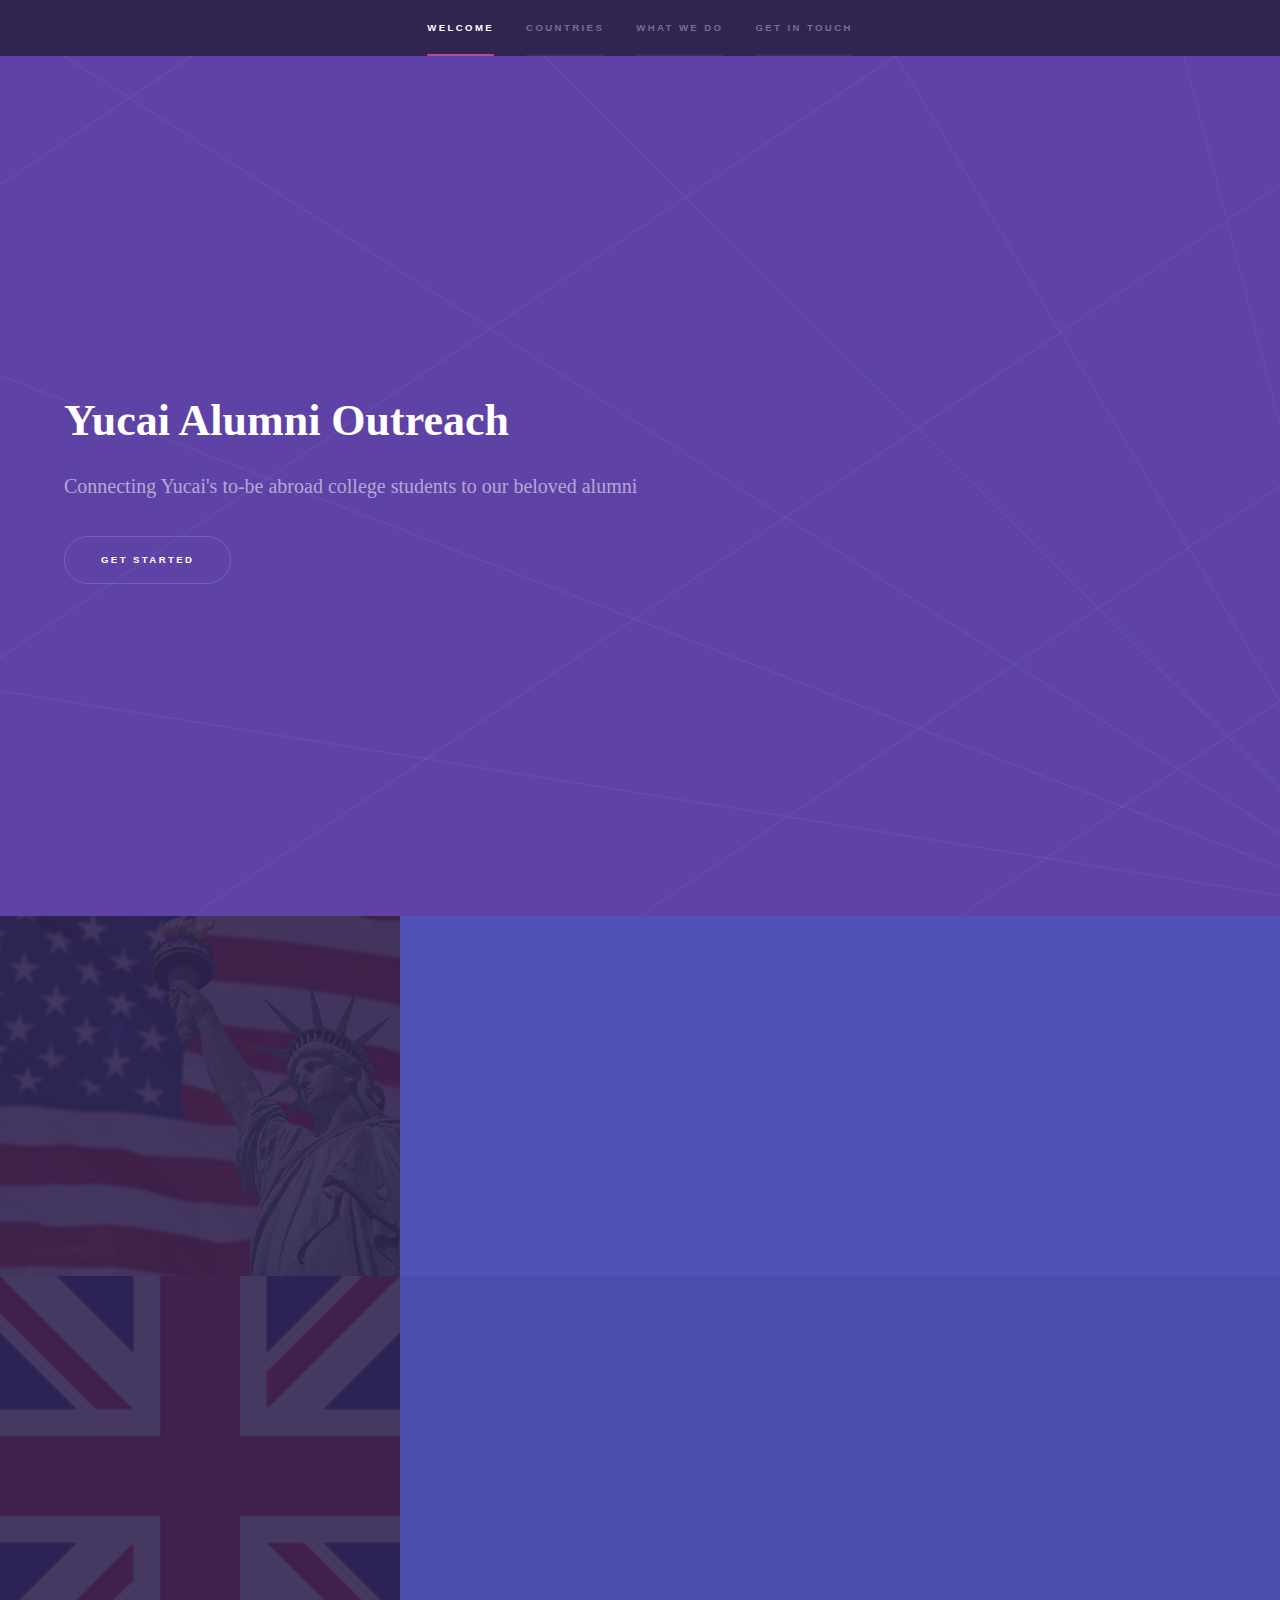
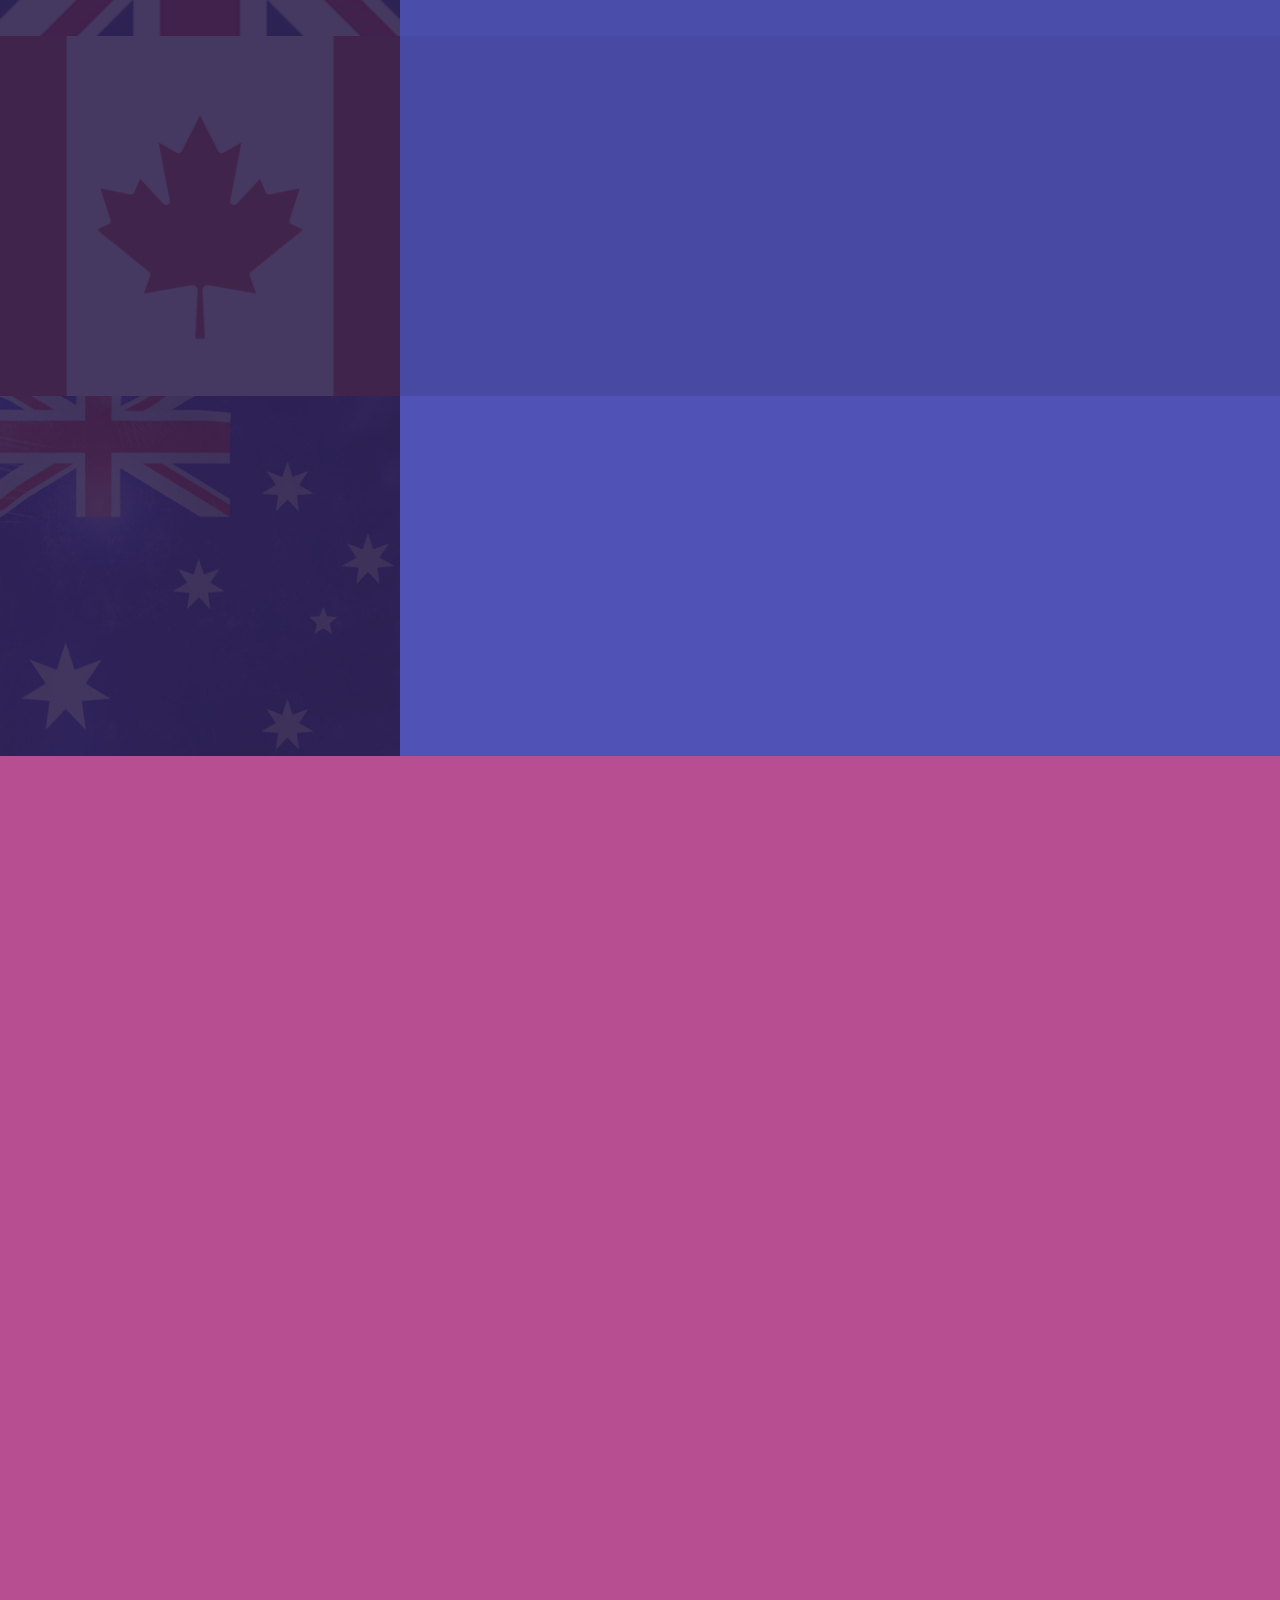
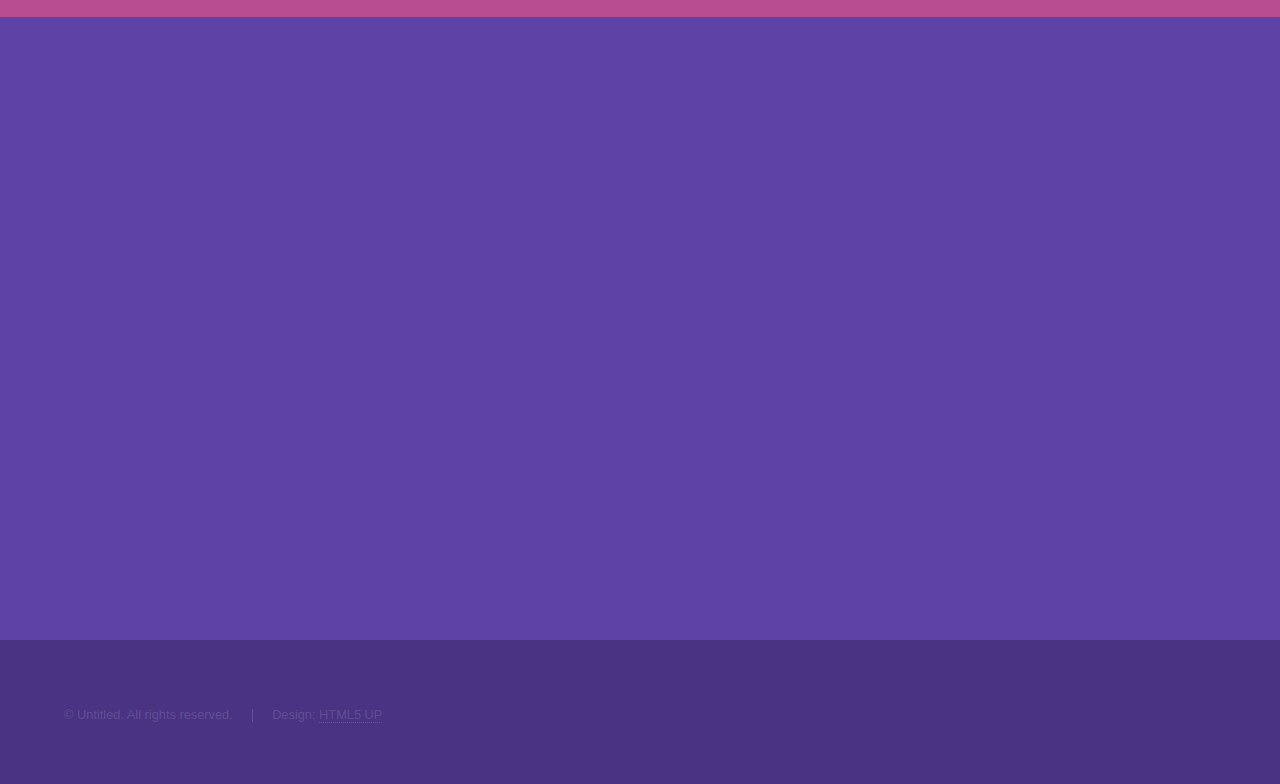
<file: index.html>
<!DOCTYPE HTML>
<!--
	Hyperspace by HTML5 UP
	html5up.net | @ajlkn
	Free for personal and commercial use under the CCA 3.0 license (html5up.net/license)
-->
<html>
	<head>
		<title>Yucai Alumni Outreach</title>
		<meta charset="utf-8" />
		<meta name="viewport" content="width=device-width, initial-scale=1, user-scalable=no" />
		<link rel="stylesheet" href="assets/css/main.css" />
		<noscript><link rel="stylesheet" href="assets/css/noscript.css" /></noscript>
	</head>
	<body class="is-preload">

		<!-- Sidebar -->
			<section id="sidebar">
				<div class="inner">
					<nav>
						<ul>
							<li><a href="#intro">Welcome</a></li>
							<li><a href="#one">Countries</a></li>
							<li><a href="#two">What we do</a></li>
							<li><a href="#three">Get in touch</a></li>
						</ul>
					</nav>
				</div>
			</section>

		<!-- Wrapper -->
			<div id="wrapper">

				<!-- Intro -->
					<section id="intro" class="wrapper style1 fullscreen fade-up">
						<div class="inner">
							<h1>Yucai Alumni Outreach</h1>
							<p>Connecting Yucai's to-be abroad college students to our beloved alumni</p>
							<ul class="actions">
								<li><a href="#one" class="button scrolly">GET STARTED</a></li>
							</ul>
						</div>
					</section>

				<!-- One -->
					<section id="one" class="wrapper style2 spotlights">
						<section>
							<a href="#" class="image"><img src="images/us.jpg" alt="" data-position="center center" /></a>
							<div class="content">
								<div class="inner">
									<h2>United States</h2>
									<p>Over the years, our alumni have left their footprints at Georgia Tech, U of Rochester, U of Peensylvania, CMU, NYU, UNC, etc. Feel to ask them anything you wanna know about US universities and life there!</p>
									<ul class="actions">
										<li><a href="US_Alumni_Profile/Contact.html" class="button">Learn more</a></li>
									</ul>
								</div>
							</div>
						</section>
						<section>
							<a href="#" class="image"><img src="images/uk.jpg" alt="" data-position="top center" /></a>
							<div class="content">
								<div class="inner">
									<h2>United Kindom</h2>
									<p>Over the years, our alumni have left their footprints at U of Cambridge, U of Oxford, ICL, LSE, UCL, U of Manchester! Feel free to reach out!</p>
									<ul class="actions">
										<li><a href="UK_Alumni_Profile/Contact.html" class="button">Learn more</a></li>
									</ul>
								</div>
							</div>
						</section>
						<section>
							<a href="#" class="image"><img src="images/canada.jpg" alt="" data-position="25% 25%" /></a>
							<div class="content">
								<div class="inner">
									<h2>Canada</h2>
									<p>Over the years, our alumni have left their footprints at U of Toronto, U of Waterloo, and much more! Feel free to reach out!</p>
									<ul class="actions">
										<li><a href="Canada_Alumni_Profile/Contact.html" class="button">Learn more</a></li>
									</ul>
								</div>
							</div>
						</section>
						<section>
							<a href="#" class="image"><img src="images/austrilia.jpg" alt="" data-position="25% 25%" /></a>
							<div class="content">
								<div class="inner">
									<h2>Austrilia</h2>
									<p>We also have student base in Austrilia, in particular at the University of Syndey. Your alumni are happy to answer your questions!</p>
									<ul class="actions">
										<li><a href="Austrilia_Alumni_Profile/Contact.html" class="button">Learn more</a></li>
									</ul>
								</div>
							</div>
						</section>
					</section>

				<!-- Two -->
					<section id="two" class="wrapper style3 fade-up">
						<div class="inner">
							<h2>Undecided What to write in this section yet </h2>
							<p>Phasellus convallis elit id ullamcorper pulvinar. Duis aliquam turpis mauris, eu ultricies erat malesuada quis. Aliquam dapibus, lacus eget hendrerit bibendum, urna est aliquam sem, sit amet imperdiet est velit quis lorem.</p>
							<div class="features">
								<section>
									<span class="icon solid major fa-code"></span>
									<h3>Lorem ipsum amet</h3>
									<p>Phasellus convallis elit id ullam corper amet et pulvinar. Duis aliquam turpis mauris, sed ultricies erat dapibus.</p>
								</section>
								<section>
									<span class="icon solid major fa-lock"></span>
									<h3>Aliquam sed nullam</h3>
									<p>Phasellus convallis elit id ullam corper amet et pulvinar. Duis aliquam turpis mauris, sed ultricies erat dapibus.</p>
								</section>
								<section>
									<span class="icon solid major fa-cog"></span>
									<h3>Sed erat ullam corper</h3>
									<p>Phasellus convallis elit id ullam corper amet et pulvinar. Duis aliquam turpis mauris, sed ultricies erat dapibus.</p>
								</section>
								<section>
									<span class="icon solid major fa-desktop"></span>
									<h3>Veroeros quis lorem</h3>
									<p>Phasellus convallis elit id ullam corper amet et pulvinar. Duis aliquam turpis mauris, sed ultricies erat dapibus.</p>
								</section>
								<section>
									<span class="icon solid major fa-link"></span>
									<h3>Urna quis bibendum</h3>
									<p>Phasellus convallis elit id ullam corper amet et pulvinar. Duis aliquam turpis mauris, sed ultricies erat dapibus.</p>
								</section>
								<section>
									<span class="icon major fa-gem"></span>
									<h3>Aliquam urna dapibus</h3>
									<p>Phasellus convallis elit id ullam corper amet et pulvinar. Duis aliquam turpis mauris, sed ultricies erat dapibus.</p>
								</section>
							</div>
							<ul class="actions">
								<li><a href="generic.html" class="button">Learn more</a></li>
							</ul>
						</div>
					</section>

				<!-- Three -->
					<section id="three" class="wrapper style1 fade-up">
						<div class="inner">
							<h2>Yuhan Wang</h2>
							<p>As the website founder, I realized the importance of resources for my high school's students who are grinding for colleges abroad. </p>
							<div class="split style1">
								<section>
									<form method="post" action="#">
										<div class="fields">
											<div class="field half">
												<label for="name">Name</label>
												<input type="text" name="name" id="name" />
											</div>
											<div class="field half">
												<label for="email">Email</label>
												<input type="text" name="email" id="email" />
											</div>
											<div class="field">
												<label for="message">Message</label>
												<textarea name="message" id="message" rows="5"></textarea>
											</div>
										</div>
										<ul class="actions">
											<li><a href="" class="button submit">Send Message</a></li>
										</ul>
									</form>
								</section>
								<section>
									<ul class="contact">
										<li>
											<h3>Address</h3>
											<span>12345 Somewhere Road #654<br />
											Nashville, TN 00000-0000<br />
											USA</span>
										</li>
										<li>
											<h3>Email</h3>
											<a href="#">user@untitled.tld</a>
										</li>
										<li>
											<h3>Phone</h3>
											<span>(000) 000-0000</span>
										</li>
										<li>
											<h3>Social</h3>
											<ul class="icons">
												<li><a href="#" class="icon brands fa-twitter"><span class="label">Twitter</span></a></li>
												<li><a href="#" class="icon brands fa-facebook-f"><span class="label">Facebook</span></a></li>
												<li><a href="#" class="icon brands fa-github"><span class="label">GitHub</span></a></li>
												<li><a href="#" class="icon brands fa-instagram"><span class="label">Instagram</span></a></li>
												<li><a href="#" class="icon brands fa-linkedin-in"><span class="label">LinkedIn</span></a></li>
											</ul>
										</li>
									</ul>
								</section>
							</div>
						</div>
					</section>
			</div>

		<!-- Footer -->
			<footer id="footer" class="wrapper style1-alt">
				<div class="inner">
					<ul class="menu">
						<li>&copy; Untitled. All rights reserved.</li><li>Design: <a href="http://html5up.net">HTML5 UP</a></li>
					</ul>
				</div>
			</footer>

		<!-- Scripts -->
			<script src="assets/js/jquery.min.js"></script>
			<script src="assets/js/jquery.scrollex.min.js"></script>
			<script src="assets/js/jquery.scrolly.min.js"></script>
			<script src="assets/js/browser.min.js"></script>
			<script src="assets/js/breakpoints.min.js"></script>
			<script src="assets/js/util.js"></script>
			<script src="assets/js/main.js"></script>

	</body>
</html>
</file>
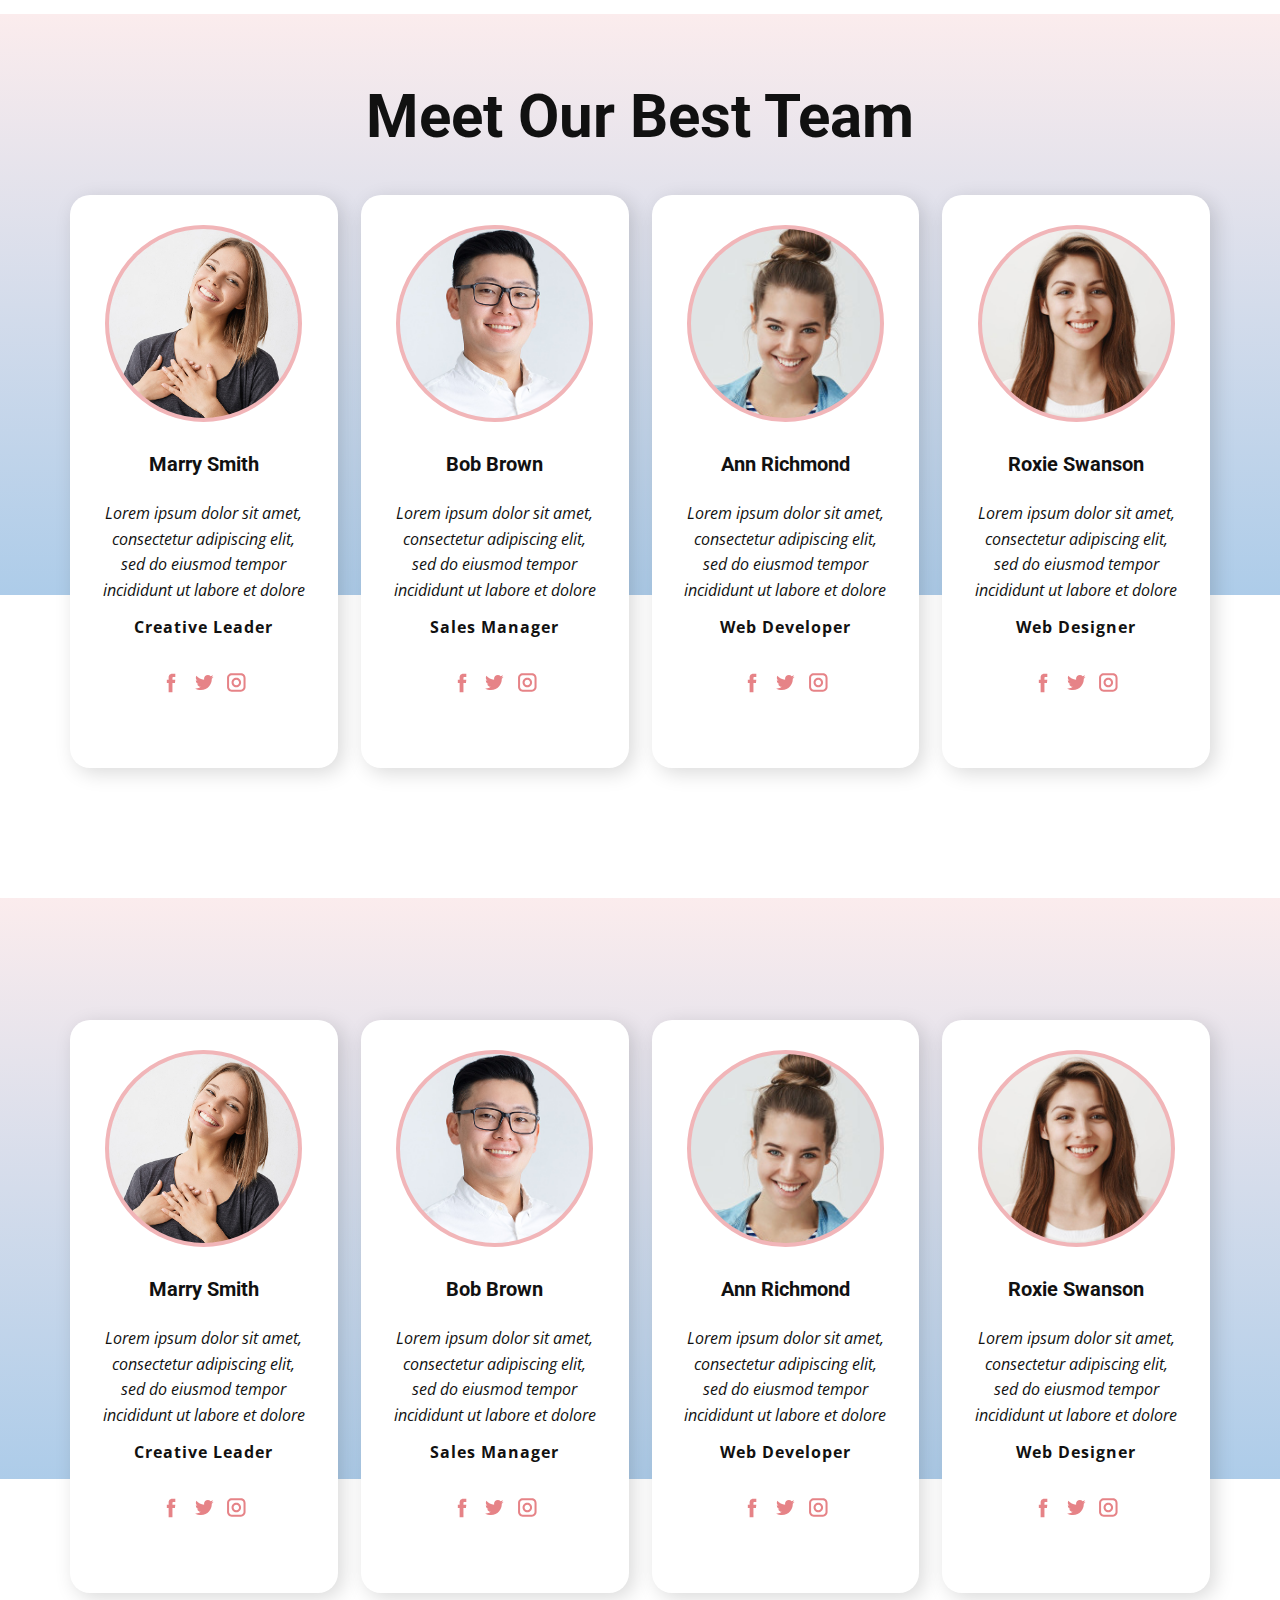
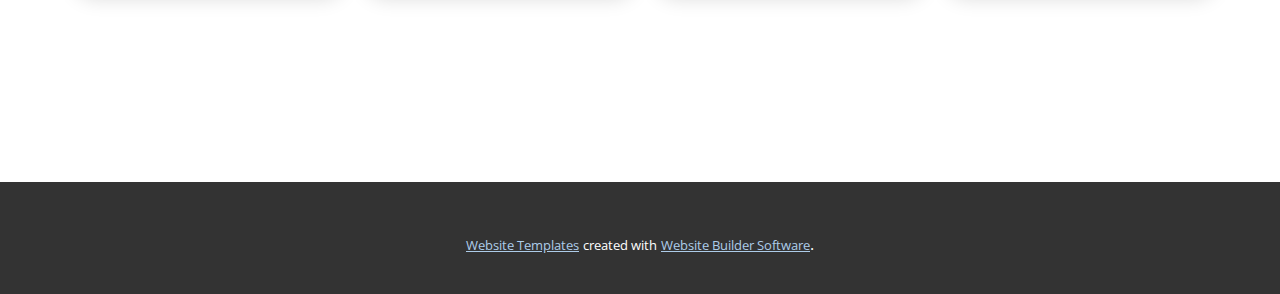
<file: Alumni_Profile/index.html>
<!DOCTYPE html>
<html style="font-size: 16px;" lang="en"><head>
    <meta name="viewport" content="width=device-width, initial-scale=1.0">
    <meta charset="utf-8">
    <meta name="keywords" content="Meet Our Best Team">
    <meta name="description" content="">
    <title>Contact</title>
    <link rel="stylesheet" href="nicepage.css" media="screen">
<link rel="stylesheet" href="Contact.css" media="screen">
    <script class="u-script" type="text/javascript" src="jquery.js" defer=""></script>
    <script class="u-script" type="text/javascript" src="nicepage.js" defer=""></script>
    <meta name="generator" content="Nicepage 5.10.10, nicepage.com">
    <link id="u-theme-google-font" rel="stylesheet" href="https://fonts.googleapis.com/css?family=Roboto:100,100i,300,300i,400,400i,500,500i,700,700i,900,900i|Open+Sans:300,300i,400,400i,500,500i,600,600i,700,700i,800,800i">
    
    
    
    <script type="application/ld+json">{
		"@context": "http://schema.org",
		"@type": "Organization",
		"name": ""
}</script>
    <meta name="theme-color" content="#478ac9">
    <meta property="og:title" content="Contact">
    <meta property="og:type" content="website">
  <meta data-intl-tel-input-cdn-path="intlTelInput/"></head>
  <body data-home-page="Contact.html" data-home-page-title="Contact" class="u-body u-xl-mode" data-lang="en"><header class="u-clearfix u-header u-header" id="sec-b9df"><div class="u-clearfix u-sheet u-sheet-1"></div></header>
    <section class="u-align-center u-clearfix u-white u-section-1" id="carousel_9c6c">
      <div class="u-expanded-width u-gradient u-shape u-shape-rectangle u-shape-1"></div>
      <h1 class="u-custom-font u-heading-font u-text u-text-default u-text-1">Meet Our Best Team</h1>
      <div class="u-list u-list-1">
        <div class="u-repeater u-repeater-1">
          <div class="u-align-center u-container-style u-list-item u-radius-20 u-repeater-item u-shape-round u-white u-list-item-1">
            <div class="u-container-layout u-similar-container u-valign-top u-container-layout-1">
              <div class="u-border-4 u-border-palette-2-light-2 u-image u-image-circle u-preserve-proportions u-image-1" alt="" data-image-width="900" data-image-height="600"></div>
              <h4 class="u-text u-text-default u-text-2">Marry Smith</h4>
              <p class="u-text u-text-body-color u-text-3">Lorem ipsum dolor sit amet, consectetur adipiscing elit, sed do eiusmod tempor incididunt ut labore et dolore</p>
              <p class="u-text u-text-default u-text-4"> Creative Leader</p>
              <div class="u-social-icons u-spacing-10 u-social-icons-1">
                <a class="u-social-url" title="facebook" target="_blank" href="https://facebook.com/name"><span class="u-icon u-social-facebook u-social-icon u-text-palette-2-light-1"><svg class="u-svg-link" preserveAspectRatio="xMidYMin slice" viewBox="0 0 112 112" style=""><use xmlns:xlink="http://www.w3.org/1999/xlink" xlink:href="#svg-3d33"></use></svg><svg class="u-svg-content" viewBox="0 0 112 112" x="0" y="0" id="svg-3d33"><path fill="currentColor" d="M75.5,28.8H65.4c-1.5,0-4,0.9-4,4.3v9.4h13.9l-1.5,15.8H61.4v45.1H42.8V58.3h-8.8V42.4h8.8V32.2
c0-7.4,3.4-18.8,18.8-18.8h13.8v15.4H75.5z"></path></svg></span>
                </a>
                <a class="u-social-url" title="twitter" target="_blank" href="https://twitter.com/name"><span class="u-icon u-social-icon u-social-twitter u-text-palette-2-light-1"><svg class="u-svg-link" preserveAspectRatio="xMidYMin slice" viewBox="0 0 112 112" style=""><use xmlns:xlink="http://www.w3.org/1999/xlink" xlink:href="#svg-5bfa"></use></svg><svg class="u-svg-content" viewBox="0 0 112 112" x="0" y="0" id="svg-5bfa"><path fill="currentColor" d="M92.2,38.2c0,0.8,0,1.6,0,2.3c0,24.3-18.6,52.4-52.6,52.4c-10.6,0.1-20.2-2.9-28.5-8.2
	c1.4,0.2,2.9,0.2,4.4,0.2c8.7,0,16.7-2.9,23-7.9c-8.1-0.2-14.9-5.5-17.3-12.8c1.1,0.2,2.4,0.2,3.4,0.2c1.6,0,3.3-0.2,4.8-0.7
	c-8.4-1.6-14.9-9.2-14.9-18c0-0.2,0-0.2,0-0.2c2.5,1.4,5.4,2.2,8.4,2.3c-5-3.3-8.3-8.9-8.3-15.4c0-3.4,1-6.5,2.5-9.2
	c9.1,11.1,22.7,18.5,38,19.2c-0.2-1.4-0.4-2.8-0.4-4.3c0.1-10,8.3-18.2,18.5-18.2c5.4,0,10.1,2.2,13.5,5.7c4.3-0.8,8.1-2.3,11.7-4.5
	c-1.4,4.3-4.3,7.9-8.1,10.1c3.7-0.4,7.3-1.4,10.6-2.9C98.9,32.3,95.7,35.5,92.2,38.2z"></path></svg></span>
                </a>
                <a class="u-social-url" title="instagram" target="_blank" href="https://instagram.com/name"><span class="u-icon u-social-icon u-social-instagram u-text-palette-2-light-1"><svg class="u-svg-link" preserveAspectRatio="xMidYMin slice" viewBox="0 0 112 112" style=""><use xmlns:xlink="http://www.w3.org/1999/xlink" xlink:href="#svg-c3b5"></use></svg><svg class="u-svg-content" viewBox="0 0 112 112" x="0" y="0" id="svg-c3b5"><path fill="currentColor" d="M55.9,32.9c-12.8,0-23.2,10.4-23.2,23.2s10.4,23.2,23.2,23.2s23.2-10.4,23.2-23.2S68.7,32.9,55.9,32.9z
	 M55.9,69.4c-7.4,0-13.3-6-13.3-13.3c-0.1-7.4,6-13.3,13.3-13.3s13.3,6,13.3,13.3C69.3,63.5,63.3,69.4,55.9,69.4z"></path><path fill="#FFFFFF" d="M79.7,26.8c-3,0-5.4,2.5-5.4,5.4s2.5,5.4,5.4,5.4c3,0,5.4-2.5,5.4-5.4S82.7,26.8,79.7,26.8z"></path><path fill="currentColor" d="M78.2,11H33.5C21,11,10.8,21.3,10.8,33.7v44.7c0,12.6,10.2,22.8,22.7,22.8h44.7c12.6,0,22.7-10.2,22.7-22.7
	V33.7C100.8,21.1,90.6,11,78.2,11z M91,78.4c0,7.1-5.8,12.8-12.8,12.8H33.5c-7.1,0-12.8-5.8-12.8-12.8V33.7
	c0-7.1,5.8-12.8,12.8-12.8h44.7c7.1,0,12.8,5.8,12.8,12.8V78.4z"></path></svg></span>
                </a>
              </div>
            </div>
          </div>
          <div class="u-align-center u-container-style u-list-item u-radius-20 u-repeater-item u-shape-round u-white u-list-item-2">
            <div class="u-container-layout u-similar-container u-valign-top u-container-layout-2">
              <div class="u-border-4 u-border-palette-2-light-2 u-image u-image-circle u-preserve-proportions u-image-2" alt="" data-image-width="626" data-image-height="417"></div>
              <h4 class="u-text u-text-default u-text-5">Bob Brown</h4>
              <p class="u-text u-text-body-color u-text-6">Lorem ipsum dolor sit amet, consectetur adipiscing elit, sed do eiusmod tempor incididunt ut labore et dolore</p>
              <p class="u-text u-text-default u-text-7">Sales Manager</p>
              <div class="u-social-icons u-spacing-10 u-social-icons-2">
                <a class="u-social-url" title="facebook" target="_blank" href="https://facebook.com/name"><span class="u-icon u-social-facebook u-social-icon u-text-palette-2-light-1"><svg class="u-svg-link" preserveAspectRatio="xMidYMin slice" viewBox="0 0 112 112" style=""><use xmlns:xlink="http://www.w3.org/1999/xlink" xlink:href="#svg-5f94"></use></svg><svg class="u-svg-content" viewBox="0 0 112 112" x="0" y="0" id="svg-5f94"><path fill="currentColor" d="M75.5,28.8H65.4c-1.5,0-4,0.9-4,4.3v9.4h13.9l-1.5,15.8H61.4v45.1H42.8V58.3h-8.8V42.4h8.8V32.2
c0-7.4,3.4-18.8,18.8-18.8h13.8v15.4H75.5z"></path></svg></span>
                </a>
                <a class="u-social-url" title="twitter" target="_blank" href="https://twitter.com/name"><span class="u-icon u-social-icon u-social-twitter u-text-palette-2-light-1"><svg class="u-svg-link" preserveAspectRatio="xMidYMin slice" viewBox="0 0 112 112" style=""><use xmlns:xlink="http://www.w3.org/1999/xlink" xlink:href="#svg-f5e8"></use></svg><svg class="u-svg-content" viewBox="0 0 112 112" x="0" y="0" id="svg-f5e8"><path fill="currentColor" d="M92.2,38.2c0,0.8,0,1.6,0,2.3c0,24.3-18.6,52.4-52.6,52.4c-10.6,0.1-20.2-2.9-28.5-8.2
	c1.4,0.2,2.9,0.2,4.4,0.2c8.7,0,16.7-2.9,23-7.9c-8.1-0.2-14.9-5.5-17.3-12.8c1.1,0.2,2.4,0.2,3.4,0.2c1.6,0,3.3-0.2,4.8-0.7
	c-8.4-1.6-14.9-9.2-14.9-18c0-0.2,0-0.2,0-0.2c2.5,1.4,5.4,2.2,8.4,2.3c-5-3.3-8.3-8.9-8.3-15.4c0-3.4,1-6.5,2.5-9.2
	c9.1,11.1,22.7,18.5,38,19.2c-0.2-1.4-0.4-2.8-0.4-4.3c0.1-10,8.3-18.2,18.5-18.2c5.4,0,10.1,2.2,13.5,5.7c4.3-0.8,8.1-2.3,11.7-4.5
	c-1.4,4.3-4.3,7.9-8.1,10.1c3.7-0.4,7.3-1.4,10.6-2.9C98.9,32.3,95.7,35.5,92.2,38.2z"></path></svg></span>
                </a>
                <a class="u-social-url" title="instagram" target="_blank" href="https://instagram.com/name"><span class="u-icon u-social-icon u-social-instagram u-text-palette-2-light-1"><svg class="u-svg-link" preserveAspectRatio="xMidYMin slice" viewBox="0 0 112 112" style=""><use xmlns:xlink="http://www.w3.org/1999/xlink" xlink:href="#svg-0562"></use></svg><svg class="u-svg-content" viewBox="0 0 112 112" x="0" y="0" id="svg-0562"><path fill="currentColor" d="M55.9,32.9c-12.8,0-23.2,10.4-23.2,23.2s10.4,23.2,23.2,23.2s23.2-10.4,23.2-23.2S68.7,32.9,55.9,32.9z
	 M55.9,69.4c-7.4,0-13.3-6-13.3-13.3c-0.1-7.4,6-13.3,13.3-13.3s13.3,6,13.3,13.3C69.3,63.5,63.3,69.4,55.9,69.4z"></path><path fill="#FFFFFF" d="M79.7,26.8c-3,0-5.4,2.5-5.4,5.4s2.5,5.4,5.4,5.4c3,0,5.4-2.5,5.4-5.4S82.7,26.8,79.7,26.8z"></path><path fill="currentColor" d="M78.2,11H33.5C21,11,10.8,21.3,10.8,33.7v44.7c0,12.6,10.2,22.8,22.7,22.8h44.7c12.6,0,22.7-10.2,22.7-22.7
	V33.7C100.8,21.1,90.6,11,78.2,11z M91,78.4c0,7.1-5.8,12.8-12.8,12.8H33.5c-7.1,0-12.8-5.8-12.8-12.8V33.7
	c0-7.1,5.8-12.8,12.8-12.8h44.7c7.1,0,12.8,5.8,12.8,12.8V78.4z"></path></svg></span>
                </a>
              </div>
            </div>
          </div>
          <div class="u-align-center u-container-style u-list-item u-radius-20 u-repeater-item u-shape-round u-white u-list-item-3">
            <div class="u-container-layout u-similar-container u-valign-top u-container-layout-3">
              <div class="u-border-4 u-border-palette-2-light-2 u-image u-image-circle u-preserve-proportions u-image-3" alt="" data-image-width="206" data-image-height="206"></div>
              <h4 class="u-text u-text-default u-text-8"> Ann Richmond</h4>
              <p class="u-text u-text-body-color u-text-9">Lorem ipsum dolor sit amet, consectetur adipiscing elit, sed do eiusmod tempor incididunt ut labore et dolore</p>
              <p class="u-text u-text-default u-text-10"> Web Developer</p>
              <div class="u-social-icons u-spacing-10 u-social-icons-3">
                <a class="u-social-url" title="facebook" target="_blank" href="https://facebook.com/name"><span class="u-icon u-social-facebook u-social-icon u-text-palette-2-light-1"><svg class="u-svg-link" preserveAspectRatio="xMidYMin slice" viewBox="0 0 112 112" style=""><use xmlns:xlink="http://www.w3.org/1999/xlink" xlink:href="#svg-465b"></use></svg><svg class="u-svg-content" viewBox="0 0 112 112" x="0" y="0" id="svg-465b"><path fill="currentColor" d="M75.5,28.8H65.4c-1.5,0-4,0.9-4,4.3v9.4h13.9l-1.5,15.8H61.4v45.1H42.8V58.3h-8.8V42.4h8.8V32.2
c0-7.4,3.4-18.8,18.8-18.8h13.8v15.4H75.5z"></path></svg></span>
                </a>
                <a class="u-social-url" title="twitter" target="_blank" href="https://twitter.com/name"><span class="u-icon u-social-icon u-social-twitter u-text-palette-2-light-1"><svg class="u-svg-link" preserveAspectRatio="xMidYMin slice" viewBox="0 0 112 112" style=""><use xmlns:xlink="http://www.w3.org/1999/xlink" xlink:href="#svg-e403"></use></svg><svg class="u-svg-content" viewBox="0 0 112 112" x="0" y="0" id="svg-e403"><path fill="currentColor" d="M92.2,38.2c0,0.8,0,1.6,0,2.3c0,24.3-18.6,52.4-52.6,52.4c-10.6,0.1-20.2-2.9-28.5-8.2
	c1.4,0.2,2.9,0.2,4.4,0.2c8.7,0,16.7-2.9,23-7.9c-8.1-0.2-14.9-5.5-17.3-12.8c1.1,0.2,2.4,0.2,3.4,0.2c1.6,0,3.3-0.2,4.8-0.7
	c-8.4-1.6-14.9-9.2-14.9-18c0-0.2,0-0.2,0-0.2c2.5,1.4,5.4,2.2,8.4,2.3c-5-3.3-8.3-8.9-8.3-15.4c0-3.4,1-6.5,2.5-9.2
	c9.1,11.1,22.7,18.5,38,19.2c-0.2-1.4-0.4-2.8-0.4-4.3c0.1-10,8.3-18.2,18.5-18.2c5.4,0,10.1,2.2,13.5,5.7c4.3-0.8,8.1-2.3,11.7-4.5
	c-1.4,4.3-4.3,7.9-8.1,10.1c3.7-0.4,7.3-1.4,10.6-2.9C98.9,32.3,95.7,35.5,92.2,38.2z"></path></svg></span>
                </a>
                <a class="u-social-url" title="instagram" target="_blank" href="https://instagram.com/name"><span class="u-icon u-social-icon u-social-instagram u-text-palette-2-light-1"><svg class="u-svg-link" preserveAspectRatio="xMidYMin slice" viewBox="0 0 112 112" style=""><use xmlns:xlink="http://www.w3.org/1999/xlink" xlink:href="#svg-5385"></use></svg><svg class="u-svg-content" viewBox="0 0 112 112" x="0" y="0" id="svg-5385"><path fill="currentColor" d="M55.9,32.9c-12.8,0-23.2,10.4-23.2,23.2s10.4,23.2,23.2,23.2s23.2-10.4,23.2-23.2S68.7,32.9,55.9,32.9z
	 M55.9,69.4c-7.4,0-13.3-6-13.3-13.3c-0.1-7.4,6-13.3,13.3-13.3s13.3,6,13.3,13.3C69.3,63.5,63.3,69.4,55.9,69.4z"></path><path fill="#FFFFFF" d="M79.7,26.8c-3,0-5.4,2.5-5.4,5.4s2.5,5.4,5.4,5.4c3,0,5.4-2.5,5.4-5.4S82.7,26.8,79.7,26.8z"></path><path fill="currentColor" d="M78.2,11H33.5C21,11,10.8,21.3,10.8,33.7v44.7c0,12.6,10.2,22.8,22.7,22.8h44.7c12.6,0,22.7-10.2,22.7-22.7
	V33.7C100.8,21.1,90.6,11,78.2,11z M91,78.4c0,7.1-5.8,12.8-12.8,12.8H33.5c-7.1,0-12.8-5.8-12.8-12.8V33.7
	c0-7.1,5.8-12.8,12.8-12.8h44.7c7.1,0,12.8,5.8,12.8,12.8V78.4z"></path></svg></span>
                </a>
              </div>
            </div>
          </div>
          <div class="u-align-center u-container-style u-list-item u-radius-20 u-repeater-item u-shape-round u-white u-list-item-4">
            <div class="u-container-layout u-similar-container u-valign-top u-container-layout-4">
              <div class="u-border-4 u-border-palette-2-light-2 u-image u-image-circle u-preserve-proportions u-image-4" alt="" data-image-width="626" data-image-height="417"></div>
              <h4 class="u-text u-text-default u-text-11"> Roxie Swanson</h4>
              <p class="u-text u-text-body-color u-text-12">Lorem ipsum dolor sit amet, consectetur adipiscing elit, sed do eiusmod tempor incididunt ut labore et dolore</p>
              <p class="u-text u-text-default u-text-13">Web Designer</p>
              <div class="u-social-icons u-spacing-10 u-social-icons-4">
                <a class="u-social-url" title="facebook" target="_blank" href="https://facebook.com/name"><span class="u-icon u-social-facebook u-social-icon u-text-palette-2-light-1"><svg class="u-svg-link" preserveAspectRatio="xMidYMin slice" viewBox="0 0 112 112" style=""><use xmlns:xlink="http://www.w3.org/1999/xlink" xlink:href="#svg-2437"></use></svg><svg class="u-svg-content" viewBox="0 0 112 112" x="0" y="0" id="svg-2437"><path fill="currentColor" d="M75.5,28.8H65.4c-1.5,0-4,0.9-4,4.3v9.4h13.9l-1.5,15.8H61.4v45.1H42.8V58.3h-8.8V42.4h8.8V32.2
c0-7.4,3.4-18.8,18.8-18.8h13.8v15.4H75.5z"></path></svg></span>
                </a>
                <a class="u-social-url" title="twitter" target="_blank" href="https://twitter.com/name"><span class="u-icon u-social-icon u-social-twitter u-text-palette-2-light-1"><svg class="u-svg-link" preserveAspectRatio="xMidYMin slice" viewBox="0 0 112 112" style=""><use xmlns:xlink="http://www.w3.org/1999/xlink" xlink:href="#svg-8385"></use></svg><svg class="u-svg-content" viewBox="0 0 112 112" x="0" y="0" id="svg-8385"><path fill="currentColor" d="M92.2,38.2c0,0.8,0,1.6,0,2.3c0,24.3-18.6,52.4-52.6,52.4c-10.6,0.1-20.2-2.9-28.5-8.2
	c1.4,0.2,2.9,0.2,4.4,0.2c8.7,0,16.7-2.9,23-7.9c-8.1-0.2-14.9-5.5-17.3-12.8c1.1,0.2,2.4,0.2,3.4,0.2c1.6,0,3.3-0.2,4.8-0.7
	c-8.4-1.6-14.9-9.2-14.9-18c0-0.2,0-0.2,0-0.2c2.5,1.4,5.4,2.2,8.4,2.3c-5-3.3-8.3-8.9-8.3-15.4c0-3.4,1-6.5,2.5-9.2
	c9.1,11.1,22.7,18.5,38,19.2c-0.2-1.4-0.4-2.8-0.4-4.3c0.1-10,8.3-18.2,18.5-18.2c5.4,0,10.1,2.2,13.5,5.7c4.3-0.8,8.1-2.3,11.7-4.5
	c-1.4,4.3-4.3,7.9-8.1,10.1c3.7-0.4,7.3-1.4,10.6-2.9C98.9,32.3,95.7,35.5,92.2,38.2z"></path></svg></span>
                </a>
                <a class="u-social-url" title="instagram" target="_blank" href="https://instagram.com/name"><span class="u-icon u-social-icon u-social-instagram u-text-palette-2-light-1"><svg class="u-svg-link" preserveAspectRatio="xMidYMin slice" viewBox="0 0 112 112" style=""><use xmlns:xlink="http://www.w3.org/1999/xlink" xlink:href="#svg-89d8"></use></svg><svg class="u-svg-content" viewBox="0 0 112 112" x="0" y="0" id="svg-89d8"><path fill="currentColor" d="M55.9,32.9c-12.8,0-23.2,10.4-23.2,23.2s10.4,23.2,23.2,23.2s23.2-10.4,23.2-23.2S68.7,32.9,55.9,32.9z
	 M55.9,69.4c-7.4,0-13.3-6-13.3-13.3c-0.1-7.4,6-13.3,13.3-13.3s13.3,6,13.3,13.3C69.3,63.5,63.3,69.4,55.9,69.4z"></path><path fill="#FFFFFF" d="M79.7,26.8c-3,0-5.4,2.5-5.4,5.4s2.5,5.4,5.4,5.4c3,0,5.4-2.5,5.4-5.4S82.7,26.8,79.7,26.8z"></path><path fill="currentColor" d="M78.2,11H33.5C21,11,10.8,21.3,10.8,33.7v44.7c0,12.6,10.2,22.8,22.7,22.8h44.7c12.6,0,22.7-10.2,22.7-22.7
	V33.7C100.8,21.1,90.6,11,78.2,11z M91,78.4c0,7.1-5.8,12.8-12.8,12.8H33.5c-7.1,0-12.8-5.8-12.8-12.8V33.7
	c0-7.1,5.8-12.8,12.8-12.8h44.7c7.1,0,12.8,5.8,12.8,12.8V78.4z"></path></svg></span>
                </a>
              </div>
            </div>
          </div>
        </div>
      </div>
    </section>
    <section class="u-align-center u-clearfix u-white u-section-2" id="carousel_cca6">
      <div class="u-expanded-width u-gradient u-shape u-shape-rectangle u-shape-1"></div>
      <div class="u-list u-list-1">
        <div class="u-repeater u-repeater-1">
          <div class="u-align-center u-container-style u-list-item u-radius-20 u-repeater-item u-shape-round u-white u-list-item-1">
            <div class="u-container-layout u-similar-container u-valign-top u-container-layout-1">
              <div class="u-border-4 u-border-palette-2-light-2 u-image u-image-circle u-preserve-proportions u-image-1" alt="" data-image-width="900" data-image-height="600"></div>
              <h4 class="u-text u-text-default u-text-1">Marry Smith</h4>
              <p class="u-text u-text-body-color u-text-2">Lorem ipsum dolor sit amet, consectetur adipiscing elit, sed do eiusmod tempor incididunt ut labore et dolore</p>
              <p class="u-text u-text-default u-text-3"> Creative Leader</p>
              <div class="u-social-icons u-spacing-10 u-social-icons-1">
                <a class="u-social-url" title="facebook" target="_blank" href="https://facebook.com/name"><span class="u-icon u-social-facebook u-social-icon u-text-palette-2-light-1"><svg class="u-svg-link" preserveAspectRatio="xMidYMin slice" viewBox="0 0 112 112" style=""><use xmlns:xlink="http://www.w3.org/1999/xlink" xlink:href="#svg-3d33"></use></svg><svg class="u-svg-content" viewBox="0 0 112 112" x="0" y="0" id="svg-3d33"><path fill="currentColor" d="M75.5,28.8H65.4c-1.5,0-4,0.9-4,4.3v9.4h13.9l-1.5,15.8H61.4v45.1H42.8V58.3h-8.8V42.4h8.8V32.2
c0-7.4,3.4-18.8,18.8-18.8h13.8v15.4H75.5z"></path></svg></span>
                </a>
                <a class="u-social-url" title="twitter" target="_blank" href="https://twitter.com/name"><span class="u-icon u-social-icon u-social-twitter u-text-palette-2-light-1"><svg class="u-svg-link" preserveAspectRatio="xMidYMin slice" viewBox="0 0 112 112" style=""><use xmlns:xlink="http://www.w3.org/1999/xlink" xlink:href="#svg-5bfa"></use></svg><svg class="u-svg-content" viewBox="0 0 112 112" x="0" y="0" id="svg-5bfa"><path fill="currentColor" d="M92.2,38.2c0,0.8,0,1.6,0,2.3c0,24.3-18.6,52.4-52.6,52.4c-10.6,0.1-20.2-2.9-28.5-8.2
	c1.4,0.2,2.9,0.2,4.4,0.2c8.7,0,16.7-2.9,23-7.9c-8.1-0.2-14.9-5.5-17.3-12.8c1.1,0.2,2.4,0.2,3.4,0.2c1.6,0,3.3-0.2,4.8-0.7
	c-8.4-1.6-14.9-9.2-14.9-18c0-0.2,0-0.2,0-0.2c2.5,1.4,5.4,2.2,8.4,2.3c-5-3.3-8.3-8.9-8.3-15.4c0-3.4,1-6.5,2.5-9.2
	c9.1,11.1,22.7,18.5,38,19.2c-0.2-1.4-0.4-2.8-0.4-4.3c0.1-10,8.3-18.2,18.5-18.2c5.4,0,10.1,2.2,13.5,5.7c4.3-0.8,8.1-2.3,11.7-4.5
	c-1.4,4.3-4.3,7.9-8.1,10.1c3.7-0.4,7.3-1.4,10.6-2.9C98.9,32.3,95.7,35.5,92.2,38.2z"></path></svg></span>
                </a>
                <a class="u-social-url" title="instagram" target="_blank" href="https://instagram.com/name"><span class="u-icon u-social-icon u-social-instagram u-text-palette-2-light-1"><svg class="u-svg-link" preserveAspectRatio="xMidYMin slice" viewBox="0 0 112 112" style=""><use xmlns:xlink="http://www.w3.org/1999/xlink" xlink:href="#svg-c3b5"></use></svg><svg class="u-svg-content" viewBox="0 0 112 112" x="0" y="0" id="svg-c3b5"><path fill="currentColor" d="M55.9,32.9c-12.8,0-23.2,10.4-23.2,23.2s10.4,23.2,23.2,23.2s23.2-10.4,23.2-23.2S68.7,32.9,55.9,32.9z
	 M55.9,69.4c-7.4,0-13.3-6-13.3-13.3c-0.1-7.4,6-13.3,13.3-13.3s13.3,6,13.3,13.3C69.3,63.5,63.3,69.4,55.9,69.4z"></path><path fill="#FFFFFF" d="M79.7,26.8c-3,0-5.4,2.5-5.4,5.4s2.5,5.4,5.4,5.4c3,0,5.4-2.5,5.4-5.4S82.7,26.8,79.7,26.8z"></path><path fill="currentColor" d="M78.2,11H33.5C21,11,10.8,21.3,10.8,33.7v44.7c0,12.6,10.2,22.8,22.7,22.8h44.7c12.6,0,22.7-10.2,22.7-22.7
	V33.7C100.8,21.1,90.6,11,78.2,11z M91,78.4c0,7.1-5.8,12.8-12.8,12.8H33.5c-7.1,0-12.8-5.8-12.8-12.8V33.7
	c0-7.1,5.8-12.8,12.8-12.8h44.7c7.1,0,12.8,5.8,12.8,12.8V78.4z"></path></svg></span>
                </a>
              </div>
            </div>
          </div>
          <div class="u-align-center u-container-style u-list-item u-radius-20 u-repeater-item u-shape-round u-white u-list-item-2">
            <div class="u-container-layout u-similar-container u-valign-top u-container-layout-2">
              <div class="u-border-4 u-border-palette-2-light-2 u-image u-image-circle u-preserve-proportions u-image-2" alt="" data-image-width="626" data-image-height="417"></div>
              <h4 class="u-text u-text-default u-text-4">Bob Brown</h4>
              <p class="u-text u-text-body-color u-text-5">Lorem ipsum dolor sit amet, consectetur adipiscing elit, sed do eiusmod tempor incididunt ut labore et dolore</p>
              <p class="u-text u-text-default u-text-6">Sales Manager</p>
              <div class="u-social-icons u-spacing-10 u-social-icons-2">
                <a class="u-social-url" title="facebook" target="_blank" href="https://facebook.com/name"><span class="u-icon u-social-facebook u-social-icon u-text-palette-2-light-1"><svg class="u-svg-link" preserveAspectRatio="xMidYMin slice" viewBox="0 0 112 112" style=""><use xmlns:xlink="http://www.w3.org/1999/xlink" xlink:href="#svg-5f94"></use></svg><svg class="u-svg-content" viewBox="0 0 112 112" x="0" y="0" id="svg-5f94"><path fill="currentColor" d="M75.5,28.8H65.4c-1.5,0-4,0.9-4,4.3v9.4h13.9l-1.5,15.8H61.4v45.1H42.8V58.3h-8.8V42.4h8.8V32.2
c0-7.4,3.4-18.8,18.8-18.8h13.8v15.4H75.5z"></path></svg></span>
                </a>
                <a class="u-social-url" title="twitter" target="_blank" href="https://twitter.com/name"><span class="u-icon u-social-icon u-social-twitter u-text-palette-2-light-1"><svg class="u-svg-link" preserveAspectRatio="xMidYMin slice" viewBox="0 0 112 112" style=""><use xmlns:xlink="http://www.w3.org/1999/xlink" xlink:href="#svg-f5e8"></use></svg><svg class="u-svg-content" viewBox="0 0 112 112" x="0" y="0" id="svg-f5e8"><path fill="currentColor" d="M92.2,38.2c0,0.8,0,1.6,0,2.3c0,24.3-18.6,52.4-52.6,52.4c-10.6,0.1-20.2-2.9-28.5-8.2
	c1.4,0.2,2.9,0.2,4.4,0.2c8.7,0,16.7-2.9,23-7.9c-8.1-0.2-14.9-5.5-17.3-12.8c1.1,0.2,2.4,0.2,3.4,0.2c1.6,0,3.3-0.2,4.8-0.7
	c-8.4-1.6-14.9-9.2-14.9-18c0-0.2,0-0.2,0-0.2c2.5,1.4,5.4,2.2,8.4,2.3c-5-3.3-8.3-8.9-8.3-15.4c0-3.4,1-6.5,2.5-9.2
	c9.1,11.1,22.7,18.5,38,19.2c-0.2-1.4-0.4-2.8-0.4-4.3c0.1-10,8.3-18.2,18.5-18.2c5.4,0,10.1,2.2,13.5,5.7c4.3-0.8,8.1-2.3,11.7-4.5
	c-1.4,4.3-4.3,7.9-8.1,10.1c3.7-0.4,7.3-1.4,10.6-2.9C98.9,32.3,95.7,35.5,92.2,38.2z"></path></svg></span>
                </a>
                <a class="u-social-url" title="instagram" target="_blank" href="https://instagram.com/name"><span class="u-icon u-social-icon u-social-instagram u-text-palette-2-light-1"><svg class="u-svg-link" preserveAspectRatio="xMidYMin slice" viewBox="0 0 112 112" style=""><use xmlns:xlink="http://www.w3.org/1999/xlink" xlink:href="#svg-0562"></use></svg><svg class="u-svg-content" viewBox="0 0 112 112" x="0" y="0" id="svg-0562"><path fill="currentColor" d="M55.9,32.9c-12.8,0-23.2,10.4-23.2,23.2s10.4,23.2,23.2,23.2s23.2-10.4,23.2-23.2S68.7,32.9,55.9,32.9z
	 M55.9,69.4c-7.4,0-13.3-6-13.3-13.3c-0.1-7.4,6-13.3,13.3-13.3s13.3,6,13.3,13.3C69.3,63.5,63.3,69.4,55.9,69.4z"></path><path fill="#FFFFFF" d="M79.7,26.8c-3,0-5.4,2.5-5.4,5.4s2.5,5.4,5.4,5.4c3,0,5.4-2.5,5.4-5.4S82.7,26.8,79.7,26.8z"></path><path fill="currentColor" d="M78.2,11H33.5C21,11,10.8,21.3,10.8,33.7v44.7c0,12.6,10.2,22.8,22.7,22.8h44.7c12.6,0,22.7-10.2,22.7-22.7
	V33.7C100.8,21.1,90.6,11,78.2,11z M91,78.4c0,7.1-5.8,12.8-12.8,12.8H33.5c-7.1,0-12.8-5.8-12.8-12.8V33.7
	c0-7.1,5.8-12.8,12.8-12.8h44.7c7.1,0,12.8,5.8,12.8,12.8V78.4z"></path></svg></span>
                </a>
              </div>
            </div>
          </div>
          <div class="u-align-center u-container-style u-list-item u-radius-20 u-repeater-item u-shape-round u-white u-list-item-3">
            <div class="u-container-layout u-similar-container u-valign-top u-container-layout-3">
              <div class="u-border-4 u-border-palette-2-light-2 u-image u-image-circle u-preserve-proportions u-image-3" alt="" data-image-width="206" data-image-height="206"></div>
              <h4 class="u-text u-text-default u-text-7"> Ann Richmond</h4>
              <p class="u-text u-text-body-color u-text-8">Lorem ipsum dolor sit amet, consectetur adipiscing elit, sed do eiusmod tempor incididunt ut labore et dolore</p>
              <p class="u-text u-text-default u-text-9"> Web Developer</p>
              <div class="u-social-icons u-spacing-10 u-social-icons-3">
                <a class="u-social-url" title="facebook" target="_blank" href="https://facebook.com/name"><span class="u-icon u-social-facebook u-social-icon u-text-palette-2-light-1"><svg class="u-svg-link" preserveAspectRatio="xMidYMin slice" viewBox="0 0 112 112" style=""><use xmlns:xlink="http://www.w3.org/1999/xlink" xlink:href="#svg-465b"></use></svg><svg class="u-svg-content" viewBox="0 0 112 112" x="0" y="0" id="svg-465b"><path fill="currentColor" d="M75.5,28.8H65.4c-1.5,0-4,0.9-4,4.3v9.4h13.9l-1.5,15.8H61.4v45.1H42.8V58.3h-8.8V42.4h8.8V32.2
c0-7.4,3.4-18.8,18.8-18.8h13.8v15.4H75.5z"></path></svg></span>
                </a>
                <a class="u-social-url" title="twitter" target="_blank" href="https://twitter.com/name"><span class="u-icon u-social-icon u-social-twitter u-text-palette-2-light-1"><svg class="u-svg-link" preserveAspectRatio="xMidYMin slice" viewBox="0 0 112 112" style=""><use xmlns:xlink="http://www.w3.org/1999/xlink" xlink:href="#svg-e403"></use></svg><svg class="u-svg-content" viewBox="0 0 112 112" x="0" y="0" id="svg-e403"><path fill="currentColor" d="M92.2,38.2c0,0.8,0,1.6,0,2.3c0,24.3-18.6,52.4-52.6,52.4c-10.6,0.1-20.2-2.9-28.5-8.2
	c1.4,0.2,2.9,0.2,4.4,0.2c8.7,0,16.7-2.9,23-7.9c-8.1-0.2-14.9-5.5-17.3-12.8c1.1,0.2,2.4,0.2,3.4,0.2c1.6,0,3.3-0.2,4.8-0.7
	c-8.4-1.6-14.9-9.2-14.9-18c0-0.2,0-0.2,0-0.2c2.5,1.4,5.4,2.2,8.4,2.3c-5-3.3-8.3-8.9-8.3-15.4c0-3.4,1-6.5,2.5-9.2
	c9.1,11.1,22.7,18.5,38,19.2c-0.2-1.4-0.4-2.8-0.4-4.3c0.1-10,8.3-18.2,18.5-18.2c5.4,0,10.1,2.2,13.5,5.7c4.3-0.8,8.1-2.3,11.7-4.5
	c-1.4,4.3-4.3,7.9-8.1,10.1c3.7-0.4,7.3-1.4,10.6-2.9C98.9,32.3,95.7,35.5,92.2,38.2z"></path></svg></span>
                </a>
                <a class="u-social-url" title="instagram" target="_blank" href="https://instagram.com/name"><span class="u-icon u-social-icon u-social-instagram u-text-palette-2-light-1"><svg class="u-svg-link" preserveAspectRatio="xMidYMin slice" viewBox="0 0 112 112" style=""><use xmlns:xlink="http://www.w3.org/1999/xlink" xlink:href="#svg-5385"></use></svg><svg class="u-svg-content" viewBox="0 0 112 112" x="0" y="0" id="svg-5385"><path fill="currentColor" d="M55.9,32.9c-12.8,0-23.2,10.4-23.2,23.2s10.4,23.2,23.2,23.2s23.2-10.4,23.2-23.2S68.7,32.9,55.9,32.9z
	 M55.9,69.4c-7.4,0-13.3-6-13.3-13.3c-0.1-7.4,6-13.3,13.3-13.3s13.3,6,13.3,13.3C69.3,63.5,63.3,69.4,55.9,69.4z"></path><path fill="#FFFFFF" d="M79.7,26.8c-3,0-5.4,2.5-5.4,5.4s2.5,5.4,5.4,5.4c3,0,5.4-2.5,5.4-5.4S82.7,26.8,79.7,26.8z"></path><path fill="currentColor" d="M78.2,11H33.5C21,11,10.8,21.3,10.8,33.7v44.7c0,12.6,10.2,22.8,22.7,22.8h44.7c12.6,0,22.7-10.2,22.7-22.7
	V33.7C100.8,21.1,90.6,11,78.2,11z M91,78.4c0,7.1-5.8,12.8-12.8,12.8H33.5c-7.1,0-12.8-5.8-12.8-12.8V33.7
	c0-7.1,5.8-12.8,12.8-12.8h44.7c7.1,0,12.8,5.8,12.8,12.8V78.4z"></path></svg></span>
                </a>
              </div>
            </div>
          </div>
          <div class="u-align-center u-container-style u-list-item u-radius-20 u-repeater-item u-shape-round u-white u-list-item-4">
            <div class="u-container-layout u-similar-container u-valign-top u-container-layout-4">
              <div class="u-border-4 u-border-palette-2-light-2 u-image u-image-circle u-preserve-proportions u-image-4" alt="" data-image-width="626" data-image-height="417"></div>
              <h4 class="u-text u-text-default u-text-10"> Roxie Swanson</h4>
              <p class="u-text u-text-body-color u-text-11">Lorem ipsum dolor sit amet, consectetur adipiscing elit, sed do eiusmod tempor incididunt ut labore et dolore</p>
              <p class="u-text u-text-default u-text-12">Web Designer</p>
              <div class="u-social-icons u-spacing-10 u-social-icons-4">
                <a class="u-social-url" title="facebook" target="_blank" href="https://facebook.com/name"><span class="u-icon u-social-facebook u-social-icon u-text-palette-2-light-1"><svg class="u-svg-link" preserveAspectRatio="xMidYMin slice" viewBox="0 0 112 112" style=""><use xmlns:xlink="http://www.w3.org/1999/xlink" xlink:href="#svg-2437"></use></svg><svg class="u-svg-content" viewBox="0 0 112 112" x="0" y="0" id="svg-2437"><path fill="currentColor" d="M75.5,28.8H65.4c-1.5,0-4,0.9-4,4.3v9.4h13.9l-1.5,15.8H61.4v45.1H42.8V58.3h-8.8V42.4h8.8V32.2
c0-7.4,3.4-18.8,18.8-18.8h13.8v15.4H75.5z"></path></svg></span>
                </a>
                <a class="u-social-url" title="twitter" target="_blank" href="https://twitter.com/name"><span class="u-icon u-social-icon u-social-twitter u-text-palette-2-light-1"><svg class="u-svg-link" preserveAspectRatio="xMidYMin slice" viewBox="0 0 112 112" style=""><use xmlns:xlink="http://www.w3.org/1999/xlink" xlink:href="#svg-8385"></use></svg><svg class="u-svg-content" viewBox="0 0 112 112" x="0" y="0" id="svg-8385"><path fill="currentColor" d="M92.2,38.2c0,0.8,0,1.6,0,2.3c0,24.3-18.6,52.4-52.6,52.4c-10.6,0.1-20.2-2.9-28.5-8.2
	c1.4,0.2,2.9,0.2,4.4,0.2c8.7,0,16.7-2.9,23-7.9c-8.1-0.2-14.9-5.5-17.3-12.8c1.1,0.2,2.4,0.2,3.4,0.2c1.6,0,3.3-0.2,4.8-0.7
	c-8.4-1.6-14.9-9.2-14.9-18c0-0.2,0-0.2,0-0.2c2.5,1.4,5.4,2.2,8.4,2.3c-5-3.3-8.3-8.9-8.3-15.4c0-3.4,1-6.5,2.5-9.2
	c9.1,11.1,22.7,18.5,38,19.2c-0.2-1.4-0.4-2.8-0.4-4.3c0.1-10,8.3-18.2,18.5-18.2c5.4,0,10.1,2.2,13.5,5.7c4.3-0.8,8.1-2.3,11.7-4.5
	c-1.4,4.3-4.3,7.9-8.1,10.1c3.7-0.4,7.3-1.4,10.6-2.9C98.9,32.3,95.7,35.5,92.2,38.2z"></path></svg></span>
                </a>
                <a class="u-social-url" title="instagram" target="_blank" href="https://instagram.com/name"><span class="u-icon u-social-icon u-social-instagram u-text-palette-2-light-1"><svg class="u-svg-link" preserveAspectRatio="xMidYMin slice" viewBox="0 0 112 112" style=""><use xmlns:xlink="http://www.w3.org/1999/xlink" xlink:href="#svg-89d8"></use></svg><svg class="u-svg-content" viewBox="0 0 112 112" x="0" y="0" id="svg-89d8"><path fill="currentColor" d="M55.9,32.9c-12.8,0-23.2,10.4-23.2,23.2s10.4,23.2,23.2,23.2s23.2-10.4,23.2-23.2S68.7,32.9,55.9,32.9z
	 M55.9,69.4c-7.4,0-13.3-6-13.3-13.3c-0.1-7.4,6-13.3,13.3-13.3s13.3,6,13.3,13.3C69.3,63.5,63.3,69.4,55.9,69.4z"></path><path fill="#FFFFFF" d="M79.7,26.8c-3,0-5.4,2.5-5.4,5.4s2.5,5.4,5.4,5.4c3,0,5.4-2.5,5.4-5.4S82.7,26.8,79.7,26.8z"></path><path fill="currentColor" d="M78.2,11H33.5C21,11,10.8,21.3,10.8,33.7v44.7c0,12.6,10.2,22.8,22.7,22.8h44.7c12.6,0,22.7-10.2,22.7-22.7
	V33.7C100.8,21.1,90.6,11,78.2,11z M91,78.4c0,7.1-5.8,12.8-12.8,12.8H33.5c-7.1,0-12.8-5.8-12.8-12.8V33.7
	c0-7.1,5.8-12.8,12.8-12.8h44.7c7.1,0,12.8,5.8,12.8,12.8V78.4z"></path></svg></span>
                </a>
              </div>
            </div>
          </div>
        </div>
      </div>
    </section>
    
    
    <footer class="u-align-center u-clearfix u-footer u-grey-80 u-footer" id="sec-1b27"><div class="u-align-left u-clearfix u-sheet u-sheet-1"></div></footer>
    <section class="u-backlink u-clearfix u-grey-80">
      <a class="u-link" href="https://nicepage.com/website-templates" target="_blank">
        <span>Website Templates</span>
      </a>
      <p class="u-text">
        <span>created with</span>
      </p>
      <a class="u-link" href="" target="_blank">
        <span>Website Builder Software</span>
      </a>. 
    </section>
  
</body></html>
</file>
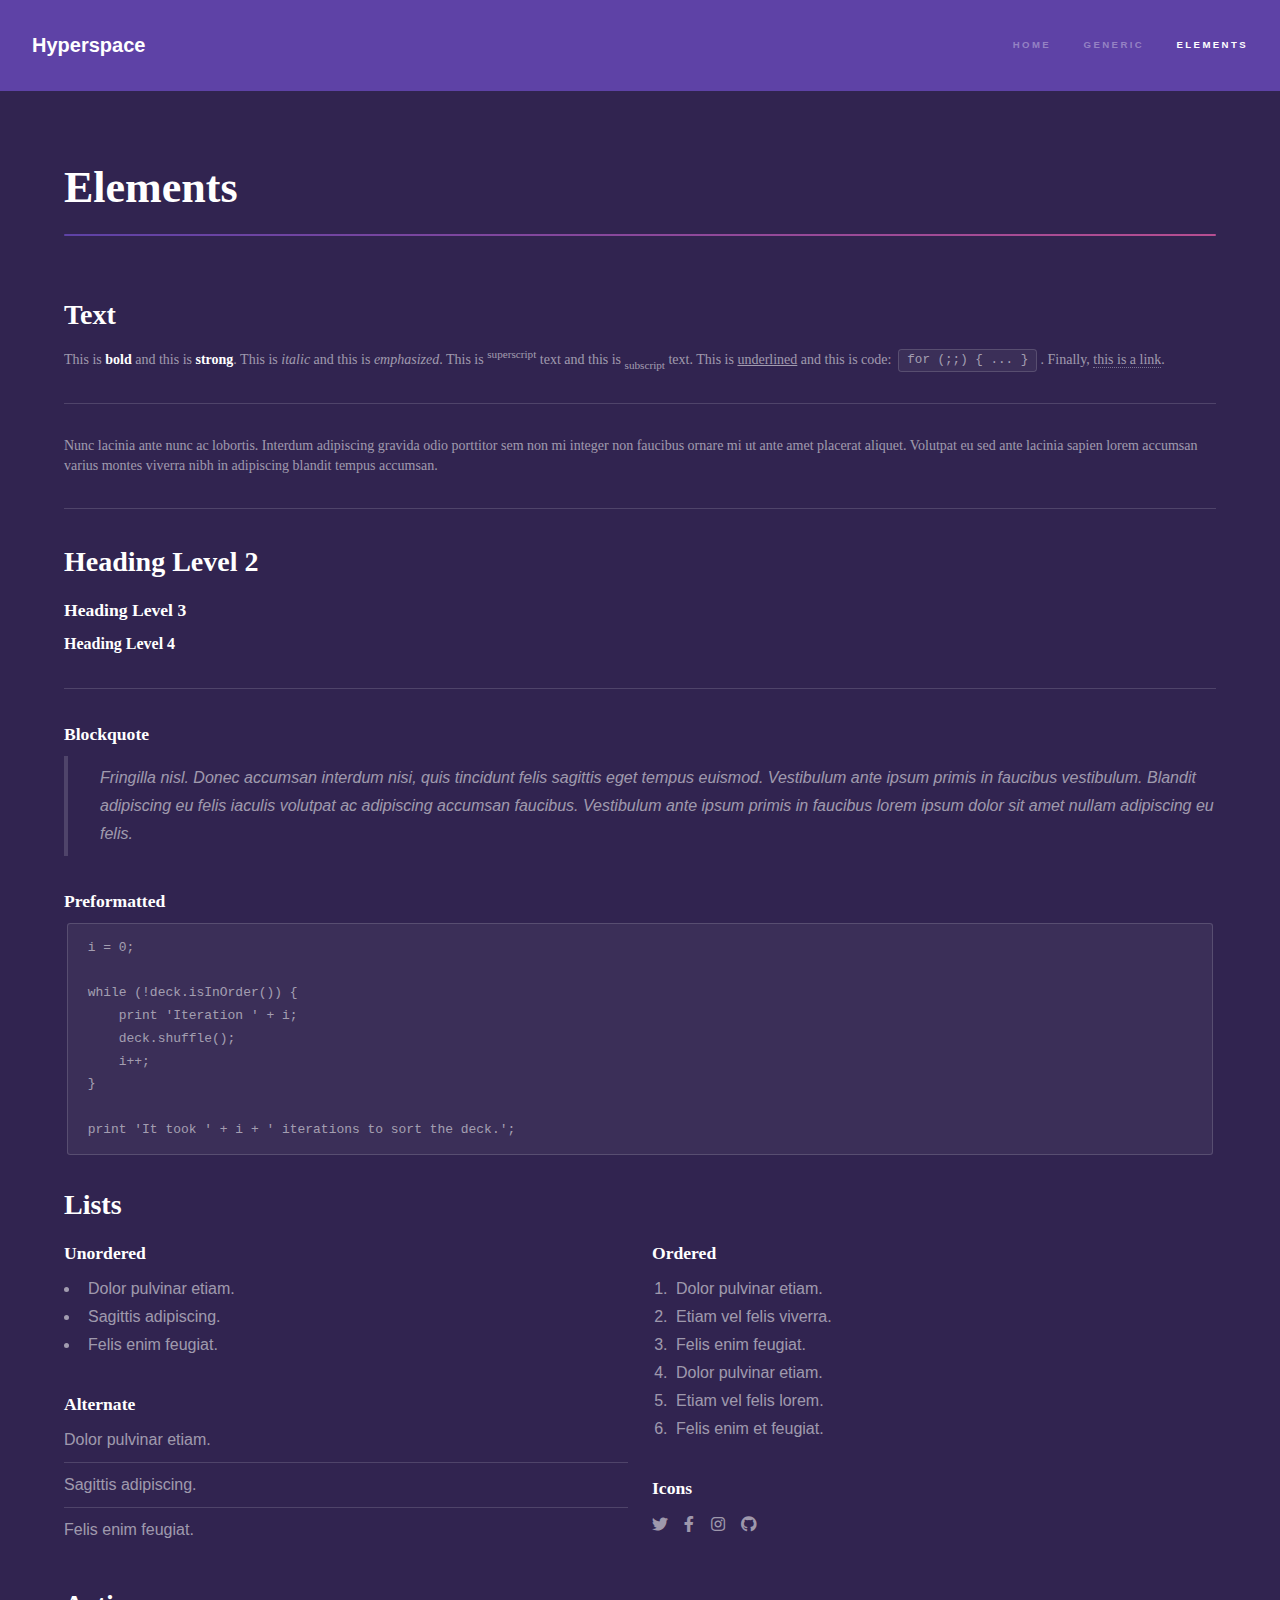
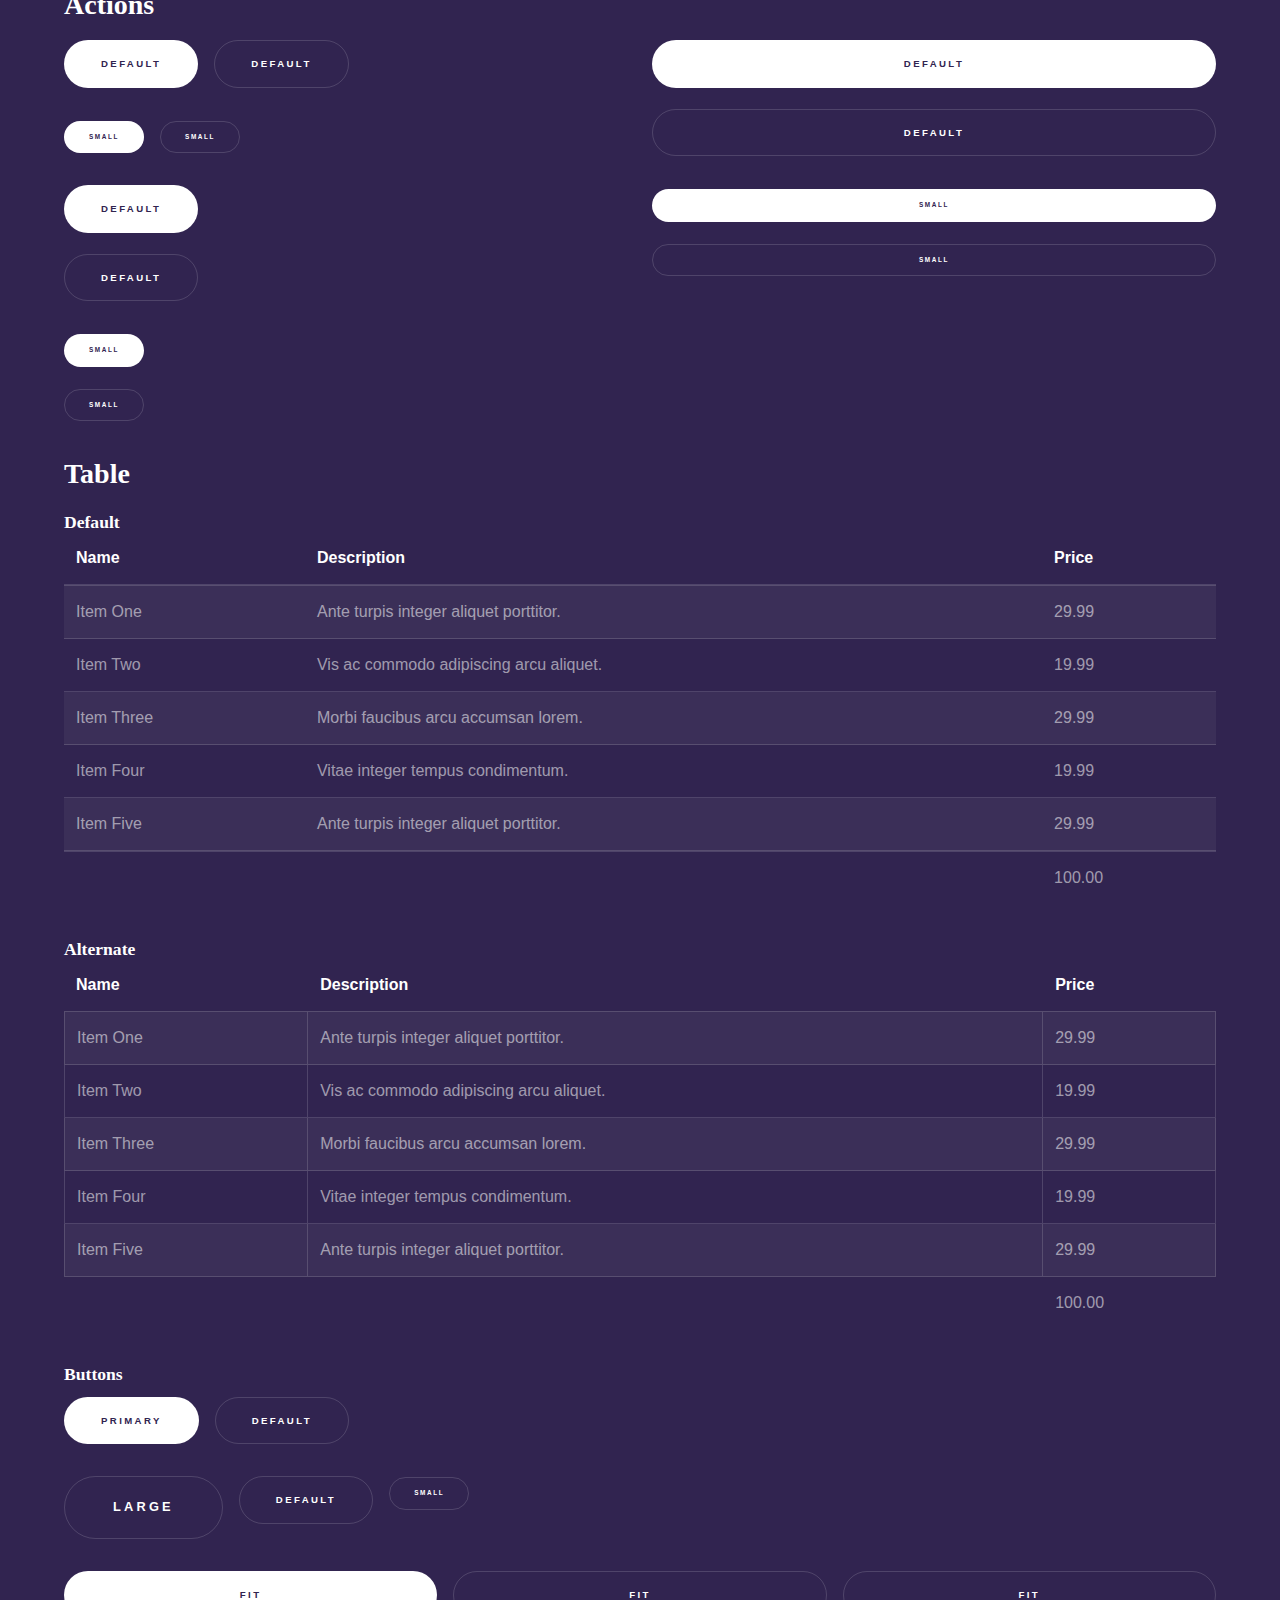
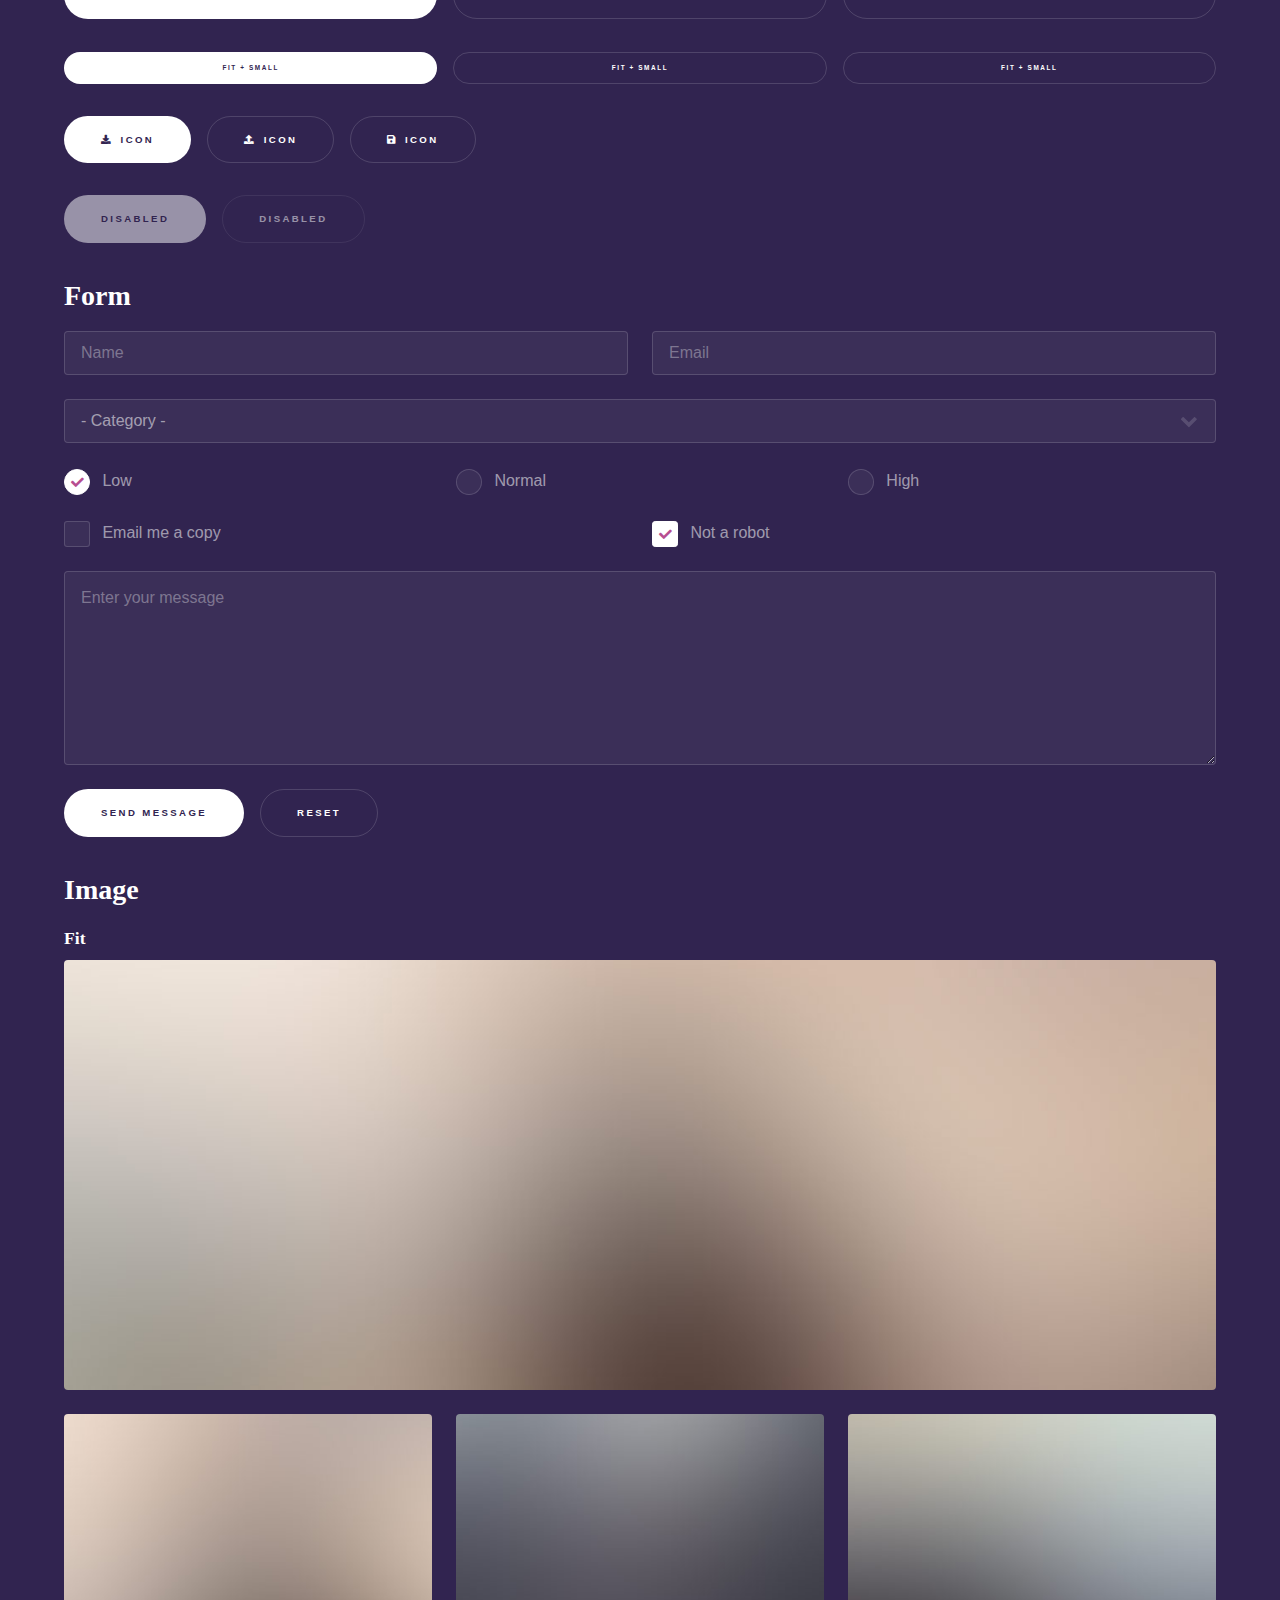
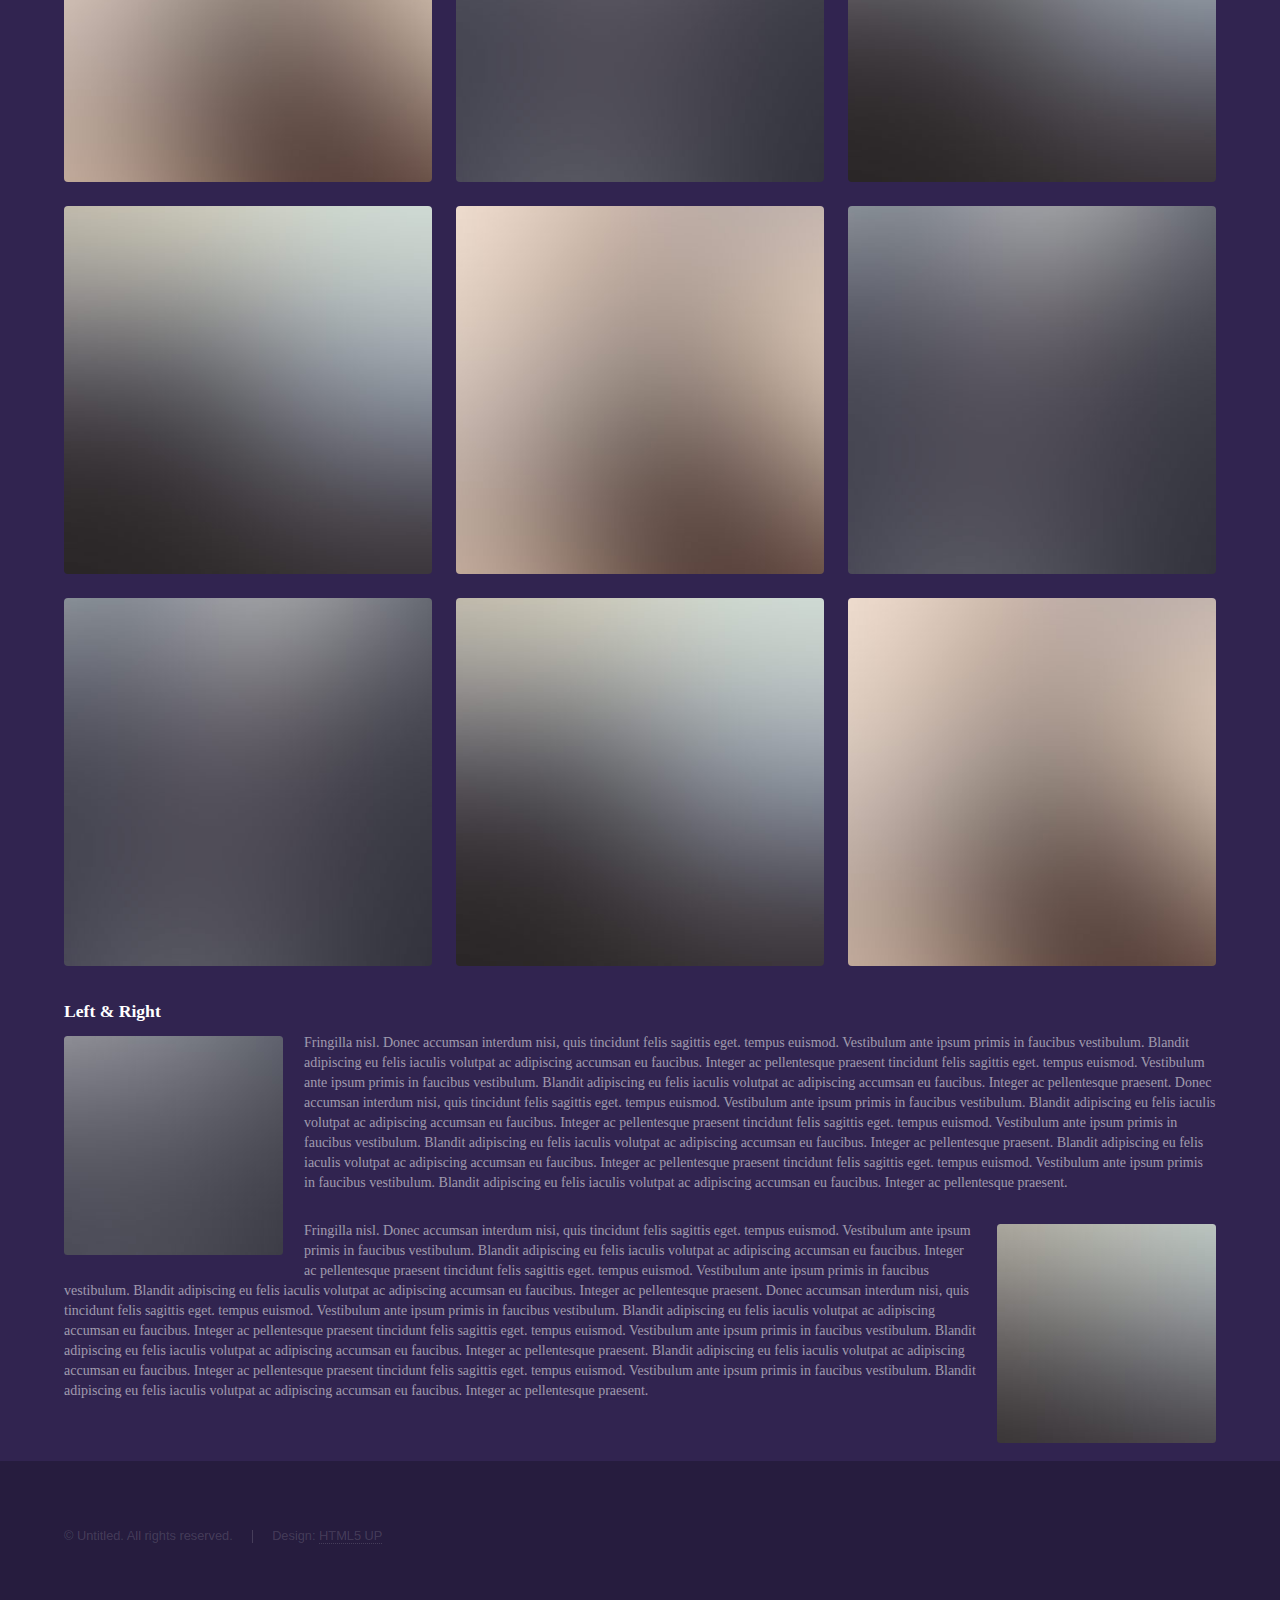
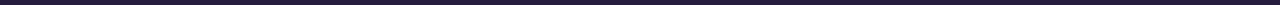
<file: elements.html>
<!DOCTYPE HTML>
<!--
	Hyperspace by HTML5 UP
	html5up.net | @ajlkn
	Free for personal and commercial use under the CCA 3.0 license (html5up.net/license)
-->
<html>
	<head>
		<title>Elements - Hyperspace by HTML5 UP</title>
		<meta charset="utf-8" />
		<meta name="viewport" content="width=device-width, initial-scale=1, user-scalable=no" />
		<link rel="stylesheet" href="assets/css/main.css" />
		<noscript><link rel="stylesheet" href="assets/css/noscript.css" /></noscript>
	</head>
	<body class="is-preload">

		<!-- Header -->
			<header id="header">
				<a href="index.html" class="title">Hyperspace</a>
				<nav>
					<ul>
						<li><a href="index.html">Home</a></li>
						<li><a href="generic.html">Generic</a></li>
						<li><a href="elements.html"  class="active">Elements</a></li>
					</ul>
				</nav>
			</header>

		<!-- Wrapper -->
			<div id="wrapper">

				<!-- Main -->
					<section id="main" class="wrapper">
						<div class="inner">
							<h1 class="major">Elements</h1>

							<!-- Text -->
								<section>
									<h2>Text</h2>
									<p>This is <b>bold</b> and this is <strong>strong</strong>. This is <i>italic</i> and this is <em>emphasized</em>.
									This is <sup>superscript</sup> text and this is <sub>subscript</sub> text.
									This is <u>underlined</u> and this is code: <code>for (;;) { ... }</code>. Finally, <a href="#">this is a link</a>.</p>
									<hr />
									<p>Nunc lacinia ante nunc ac lobortis. Interdum adipiscing gravida odio porttitor sem non mi integer non faucibus ornare mi ut ante amet placerat aliquet. Volutpat eu sed ante lacinia sapien lorem accumsan varius montes viverra nibh in adipiscing blandit tempus accumsan.</p>
									<hr />
									<h2>Heading Level 2</h2>
									<h3>Heading Level 3</h3>
									<h4>Heading Level 4</h4>
									<hr />
									<h3>Blockquote</h3>
									<blockquote>Fringilla nisl. Donec accumsan interdum nisi, quis tincidunt felis sagittis eget tempus euismod. Vestibulum ante ipsum primis in faucibus vestibulum. Blandit adipiscing eu felis iaculis volutpat ac adipiscing accumsan faucibus. Vestibulum ante ipsum primis in faucibus lorem ipsum dolor sit amet nullam adipiscing eu felis.</blockquote>
									<h3>Preformatted</h3>
									<pre><code>i = 0;

while (!deck.isInOrder()) {
    print 'Iteration ' + i;
    deck.shuffle();
    i++;
}

print 'It took ' + i + ' iterations to sort the deck.';</code></pre>
								</section>

							<!-- Lists -->
								<section>
									<h2>Lists</h2>
									<div class="row">
										<div class="col-6 col-12-medium">
											<h3>Unordered</h3>
											<ul>
												<li>Dolor pulvinar etiam.</li>
												<li>Sagittis adipiscing.</li>
												<li>Felis enim feugiat.</li>
											</ul>
											<h3>Alternate</h3>
											<ul class="alt">
												<li>Dolor pulvinar etiam.</li>
												<li>Sagittis adipiscing.</li>
												<li>Felis enim feugiat.</li>
											</ul>
										</div>
										<div class="col-6 col-12-medium">
											<h3>Ordered</h3>
											<ol>
												<li>Dolor pulvinar etiam.</li>
												<li>Etiam vel felis viverra.</li>
												<li>Felis enim feugiat.</li>
												<li>Dolor pulvinar etiam.</li>
												<li>Etiam vel felis lorem.</li>
												<li>Felis enim et feugiat.</li>
											</ol>
											<h3>Icons</h3>
											<ul class="icons">
												<li><a href="#" class="icon brands fa-twitter"><span class="label">Twitter</span></a></li>
												<li><a href="#" class="icon brands fa-facebook-f"><span class="label">Facebook</span></a></li>
												<li><a href="#" class="icon brands fa-instagram"><span class="label">Instagram</span></a></li>
												<li><a href="#" class="icon brands fa-github"><span class="label">Github</span></a></li>
											</ul>
										</div>
									</div>
									<h2>Actions</h2>
									<div class="row">
										<div class="col-6 col-12-medium">
											<ul class="actions">
												<li><a href="#" class="button primary">Default</a></li>
												<li><a href="#" class="button">Default</a></li>
											</ul>
											<ul class="actions small">
												<li><a href="#" class="button primary small">Small</a></li>
												<li><a href="#" class="button small">Small</a></li>
											</ul>
											<ul class="actions stacked">
												<li><a href="#" class="button primary">Default</a></li>
												<li><a href="#" class="button">Default</a></li>
											</ul>
											<ul class="actions stacked">
												<li><a href="#" class="button primary small">Small</a></li>
												<li><a href="#" class="button small">Small</a></li>
											</ul>
										</div>
										<div class="col-6 col-12-medium">
											<ul class="actions stacked">
												<li><a href="#" class="button primary fit">Default</a></li>
												<li><a href="#" class="button fit">Default</a></li>
											</ul>
											<ul class="actions stacked">
												<li><a href="#" class="button primary small fit">Small</a></li>
												<li><a href="#" class="button small fit">Small</a></li>
											</ul>
										</div>
									</div>
								</section>

							<!-- Table -->
								<section>
									<h2>Table</h2>
									<h3>Default</h3>
									<div class="table-wrapper">
										<table>
											<thead>
												<tr>
													<th>Name</th>
													<th>Description</th>
													<th>Price</th>
												</tr>
											</thead>
											<tbody>
												<tr>
													<td>Item One</td>
													<td>Ante turpis integer aliquet porttitor.</td>
													<td>29.99</td>
												</tr>
												<tr>
													<td>Item Two</td>
													<td>Vis ac commodo adipiscing arcu aliquet.</td>
													<td>19.99</td>
												</tr>
												<tr>
													<td>Item Three</td>
													<td> Morbi faucibus arcu accumsan lorem.</td>
													<td>29.99</td>
												</tr>
												<tr>
													<td>Item Four</td>
													<td>Vitae integer tempus condimentum.</td>
													<td>19.99</td>
												</tr>
												<tr>
													<td>Item Five</td>
													<td>Ante turpis integer aliquet porttitor.</td>
													<td>29.99</td>
												</tr>
											</tbody>
											<tfoot>
												<tr>
													<td colspan="2"></td>
													<td>100.00</td>
												</tr>
											</tfoot>
										</table>
									</div>

									<h3>Alternate</h3>
									<div class="table-wrapper">
										<table class="alt">
											<thead>
												<tr>
													<th>Name</th>
													<th>Description</th>
													<th>Price</th>
												</tr>
											</thead>
											<tbody>
												<tr>
													<td>Item One</td>
													<td>Ante turpis integer aliquet porttitor.</td>
													<td>29.99</td>
												</tr>
												<tr>
													<td>Item Two</td>
													<td>Vis ac commodo adipiscing arcu aliquet.</td>
													<td>19.99</td>
												</tr>
												<tr>
													<td>Item Three</td>
													<td> Morbi faucibus arcu accumsan lorem.</td>
													<td>29.99</td>
												</tr>
												<tr>
													<td>Item Four</td>
													<td>Vitae integer tempus condimentum.</td>
													<td>19.99</td>
												</tr>
												<tr>
													<td>Item Five</td>
													<td>Ante turpis integer aliquet porttitor.</td>
													<td>29.99</td>
												</tr>
											</tbody>
											<tfoot>
												<tr>
													<td colspan="2"></td>
													<td>100.00</td>
												</tr>
											</tfoot>
										</table>
									</div>
								</section>

							<!-- Buttons -->
								<section>
									<h3>Buttons</h3>
									<ul class="actions">
										<li><a href="#" class="button primary">Primary</a></li>
										<li><a href="#" class="button">Default</a></li>
									</ul>
									<ul class="actions">
										<li><a href="#" class="button large">Large</a></li>
										<li><a href="#" class="button">Default</a></li>
										<li><a href="#" class="button small">Small</a></li>
									</ul>
									<ul class="actions fit">
										<li><a href="#" class="button primary fit">Fit</a></li>
										<li><a href="#" class="button fit">Fit</a></li>
										<li><a href="#" class="button fit">Fit</a></li>
									</ul>
									<ul class="actions fit small">
										<li><a href="#" class="button primary fit small">Fit + Small</a></li>
										<li><a href="#" class="button fit small">Fit + Small</a></li>
										<li><a href="#" class="button fit small">Fit + Small</a></li>
									</ul>
									<ul class="actions">
										<li><a href="#" class="button primary icon solid fa-download">Icon</a></li>
										<li><a href="#" class="button icon solid fa-upload">Icon</a></li>
										<li><a href="#" class="button icon solid fa-save">Icon</a></li>
									</ul>
									<ul class="actions">
										<li><span class="button primary disabled">Disabled</span></li>
										<li><span class="button disabled">Disabled</span></li>
									</ul>
								</section>

							<!-- Form -->
								<section>
									<h2>Form</h2>
									<form method="post" action="#">
										<div class="row gtr-uniform">
											<div class="col-6 col-12-xsmall">
												<input type="text" name="demo-name" id="demo-name" value="" placeholder="Name" />
											</div>
											<div class="col-6 col-12-xsmall">
												<input type="email" name="demo-email" id="demo-email" value="" placeholder="Email" />
											</div>
											<div class="col-12">
												<select name="demo-category" id="demo-category">
													<option value="">- Category -</option>
													<option value="1">Manufacturing</option>
													<option value="1">Shipping</option>
													<option value="1">Administration</option>
													<option value="1">Human Resources</option>
												</select>
											</div>
											<div class="col-4 col-12-small">
												<input type="radio" id="demo-priority-low" name="demo-priority" checked>
												<label for="demo-priority-low">Low</label>
											</div>
											<div class="col-4 col-12-small">
												<input type="radio" id="demo-priority-normal" name="demo-priority">
												<label for="demo-priority-normal">Normal</label>
											</div>
											<div class="col-4 col-12-small">
												<input type="radio" id="demo-priority-high" name="demo-priority">
												<label for="demo-priority-high">High</label>
											</div>
											<div class="col-6 col-12-small">
												<input type="checkbox" id="demo-copy" name="demo-copy">
												<label for="demo-copy">Email me a copy</label>
											</div>
											<div class="col-6 col-12-small">
												<input type="checkbox" id="demo-human" name="demo-human" checked>
												<label for="demo-human">Not a robot</label>
											</div>
											<div class="col-12">
												<textarea name="demo-message" id="demo-message" placeholder="Enter your message" rows="6"></textarea>
											</div>
											<div class="col-12">
												<ul class="actions">
													<li><input type="submit" value="Send Message" class="primary" /></li>
													<li><input type="reset" value="Reset" /></li>
												</ul>
											</div>
										</div>
									</form>
								</section>

							<!-- Image -->
								<section>
									<h2>Image</h2>
									<h3>Fit</h3>
									<div class="box alt">
										<div class="row gtr-uniform">
											<div class="col-12"><span class="image fit"><img src="images/pic04.jpg" alt="" /></span></div>
											<div class="col-4"><span class="image fit"><img src="images/pic01.jpg" alt="" /></span></div>
											<div class="col-4"><span class="image fit"><img src="images/pic02.jpg" alt="" /></span></div>
											<div class="col-4"><span class="image fit"><img src="images/pic03.jpg" alt="" /></span></div>
											<div class="col-4"><span class="image fit"><img src="images/pic03.jpg" alt="" /></span></div>
											<div class="col-4"><span class="image fit"><img src="images/pic01.jpg" alt="" /></span></div>
											<div class="col-4"><span class="image fit"><img src="images/pic02.jpg" alt="" /></span></div>
											<div class="col-4"><span class="image fit"><img src="images/pic02.jpg" alt="" /></span></div>
											<div class="col-4"><span class="image fit"><img src="images/pic03.jpg" alt="" /></span></div>
											<div class="col-4"><span class="image fit"><img src="images/pic01.jpg" alt="" /></span></div>
										</div>
									</div>
									<h3>Left &amp; Right</h3>
									<p><span class="image left"><img src="images/pic05.jpg" alt="" /></span>Fringilla nisl. Donec accumsan interdum nisi, quis tincidunt felis sagittis eget. tempus euismod. Vestibulum ante ipsum primis in faucibus vestibulum. Blandit adipiscing eu felis iaculis volutpat ac adipiscing accumsan eu faucibus. Integer ac pellentesque praesent tincidunt felis sagittis eget. tempus euismod. Vestibulum ante ipsum primis in faucibus vestibulum. Blandit adipiscing eu felis iaculis volutpat ac adipiscing accumsan eu faucibus. Integer ac pellentesque praesent. Donec accumsan interdum nisi, quis tincidunt felis sagittis eget. tempus euismod. Vestibulum ante ipsum primis in faucibus vestibulum. Blandit adipiscing eu felis iaculis volutpat ac adipiscing accumsan eu faucibus. Integer ac pellentesque praesent tincidunt felis sagittis eget. tempus euismod. Vestibulum ante ipsum primis in faucibus vestibulum. Blandit adipiscing eu felis iaculis volutpat ac adipiscing accumsan eu faucibus. Integer ac pellentesque praesent. Blandit adipiscing eu felis iaculis volutpat ac adipiscing accumsan eu faucibus. Integer ac pellentesque praesent tincidunt felis sagittis eget. tempus euismod. Vestibulum ante ipsum primis in faucibus vestibulum. Blandit adipiscing eu felis iaculis volutpat ac adipiscing accumsan eu faucibus. Integer ac pellentesque praesent.</p>
									<p><span class="image right"><img src="images/pic06.jpg" alt="" /></span>Fringilla nisl. Donec accumsan interdum nisi, quis tincidunt felis sagittis eget. tempus euismod. Vestibulum ante ipsum primis in faucibus vestibulum. Blandit adipiscing eu felis iaculis volutpat ac adipiscing accumsan eu faucibus. Integer ac pellentesque praesent tincidunt felis sagittis eget. tempus euismod. Vestibulum ante ipsum primis in faucibus vestibulum. Blandit adipiscing eu felis iaculis volutpat ac adipiscing accumsan eu faucibus. Integer ac pellentesque praesent. Donec accumsan interdum nisi, quis tincidunt felis sagittis eget. tempus euismod. Vestibulum ante ipsum primis in faucibus vestibulum. Blandit adipiscing eu felis iaculis volutpat ac adipiscing accumsan eu faucibus. Integer ac pellentesque praesent tincidunt felis sagittis eget. tempus euismod. Vestibulum ante ipsum primis in faucibus vestibulum. Blandit adipiscing eu felis iaculis volutpat ac adipiscing accumsan eu faucibus. Integer ac pellentesque praesent. Blandit adipiscing eu felis iaculis volutpat ac adipiscing accumsan eu faucibus. Integer ac pellentesque praesent tincidunt felis sagittis eget. tempus euismod. Vestibulum ante ipsum primis in faucibus vestibulum. Blandit adipiscing eu felis iaculis volutpat ac adipiscing accumsan eu faucibus. Integer ac pellentesque praesent.</p>
								</section>

						</div>
					</section>

			</div>

		<!-- Footer -->
			<footer id="footer" class="wrapper alt">
				<div class="inner">
					<ul class="menu">
						<li>&copy; Untitled. All rights reserved.</li><li>Design: <a href="http://html5up.net">HTML5 UP</a></li>
					</ul>
				</div>
			</footer>

		<!-- Scripts -->
			<script src="assets/js/jquery.min.js"></script>
			<script src="assets/js/jquery.scrollex.min.js"></script>
			<script src="assets/js/jquery.scrolly.min.js"></script>
			<script src="assets/js/browser.min.js"></script>
			<script src="assets/js/breakpoints.min.js"></script>
			<script src="assets/js/util.js"></script>
			<script src="assets/js/main.js"></script>

	</body>
</html>
</file>
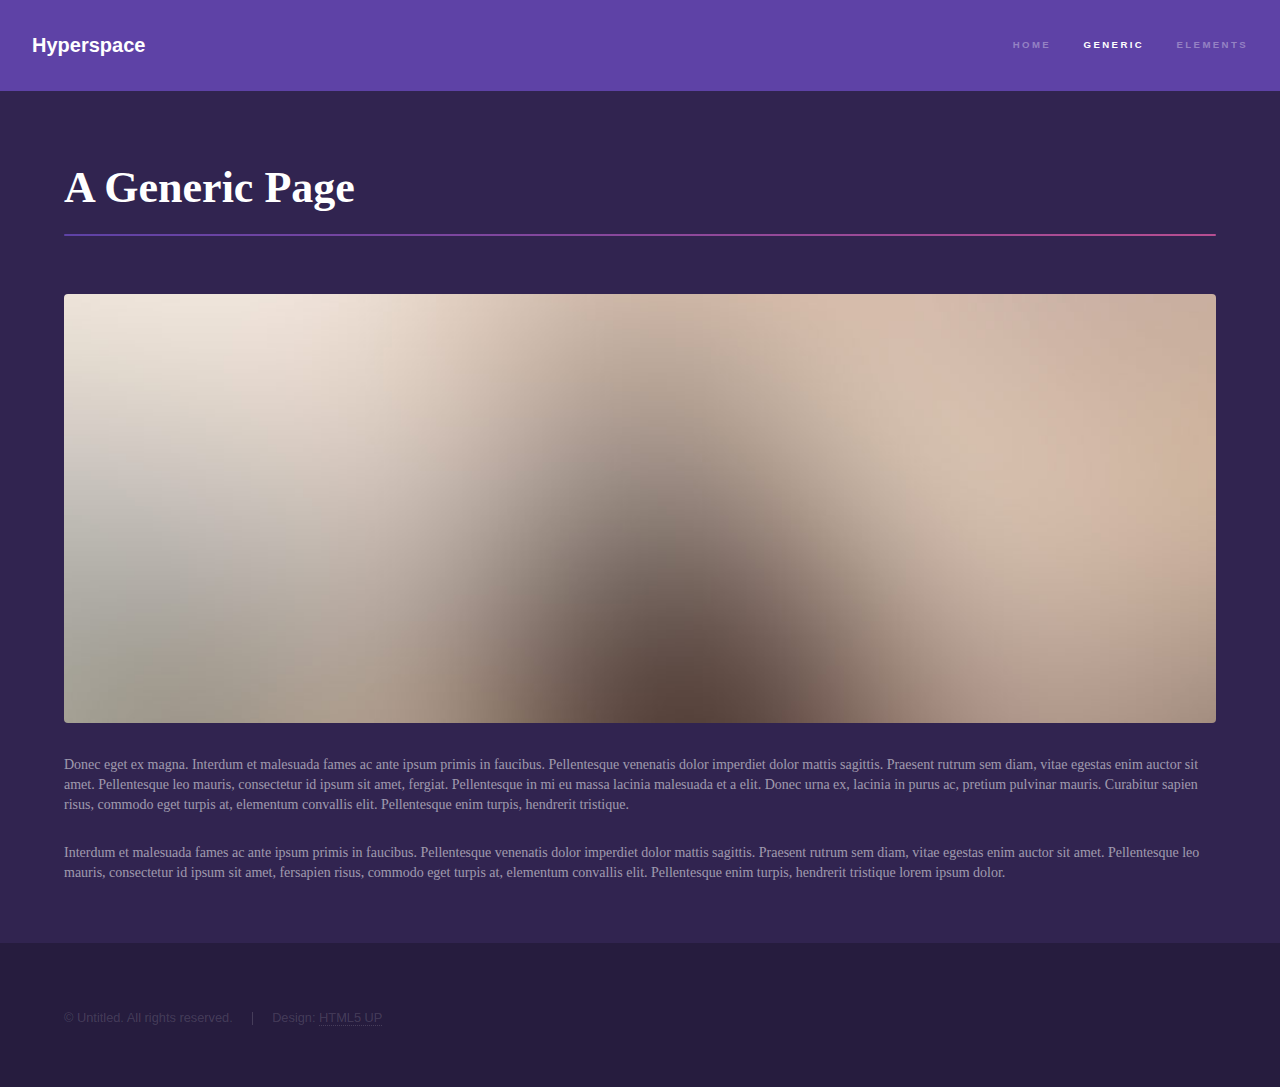
<file: generic.html>
<!DOCTYPE HTML>
<!--
	Hyperspace by HTML5 UP
	html5up.net | @ajlkn
	Free for personal and commercial use under the CCA 3.0 license (html5up.net/license)
-->
<html>
	<head>
		<title>Generic - Hyperspace by HTML5 UP</title>
		<meta charset="utf-8" />
		<meta name="viewport" content="width=device-width, initial-scale=1, user-scalable=no" />
		<link rel="stylesheet" href="assets/css/main.css" />
		<noscript><link rel="stylesheet" href="assets/css/noscript.css" /></noscript>
	</head>
	<body class="is-preload">

		<!-- Header -->
			<header id="header">
				<a href="index.html" class="title">Hyperspace</a>
				<nav>
					<ul>
						<li><a href="index.html">Home</a></li>
						<li><a href="generic.html" class="active">Generic</a></li>
						<li><a href="elements.html">Elements</a></li>
					</ul>
				</nav>
			</header>

		<!-- Wrapper -->
			<div id="wrapper">

				<!-- Main -->
					<section id="main" class="wrapper">
						<div class="inner">
							<h1 class="major">A Generic Page</h1>
							<span class="image fit"><img src="images/pic04.jpg" alt="" /></span>
							<p>Donec eget ex magna. Interdum et malesuada fames ac ante ipsum primis in faucibus. Pellentesque venenatis dolor imperdiet dolor mattis sagittis. Praesent rutrum sem diam, vitae egestas enim auctor sit amet. Pellentesque leo mauris, consectetur id ipsum sit amet, fergiat. Pellentesque in mi eu massa lacinia malesuada et a elit. Donec urna ex, lacinia in purus ac, pretium pulvinar mauris. Curabitur sapien risus, commodo eget turpis at, elementum convallis elit. Pellentesque enim turpis, hendrerit tristique.</p>
							<p>Interdum et malesuada fames ac ante ipsum primis in faucibus. Pellentesque venenatis dolor imperdiet dolor mattis sagittis. Praesent rutrum sem diam, vitae egestas enim auctor sit amet. Pellentesque leo mauris, consectetur id ipsum sit amet, fersapien risus, commodo eget turpis at, elementum convallis elit. Pellentesque enim turpis, hendrerit tristique lorem ipsum dolor.</p>
						</div>
					</section>

			</div>

		<!-- Footer -->
			<footer id="footer" class="wrapper alt">
				<div class="inner">
					<ul class="menu">
						<li>&copy; Untitled. All rights reserved.</li><li>Design: <a href="http://html5up.net">HTML5 UP</a></li>
					</ul>
				</div>
			</footer>

		<!-- Scripts -->
			<script src="assets/js/jquery.min.js"></script>
			<script src="assets/js/jquery.scrollex.min.js"></script>
			<script src="assets/js/jquery.scrolly.min.js"></script>
			<script src="assets/js/browser.min.js"></script>
			<script src="assets/js/breakpoints.min.js"></script>
			<script src="assets/js/util.js"></script>
			<script src="assets/js/main.js"></script>

	</body>
</html>
</file>
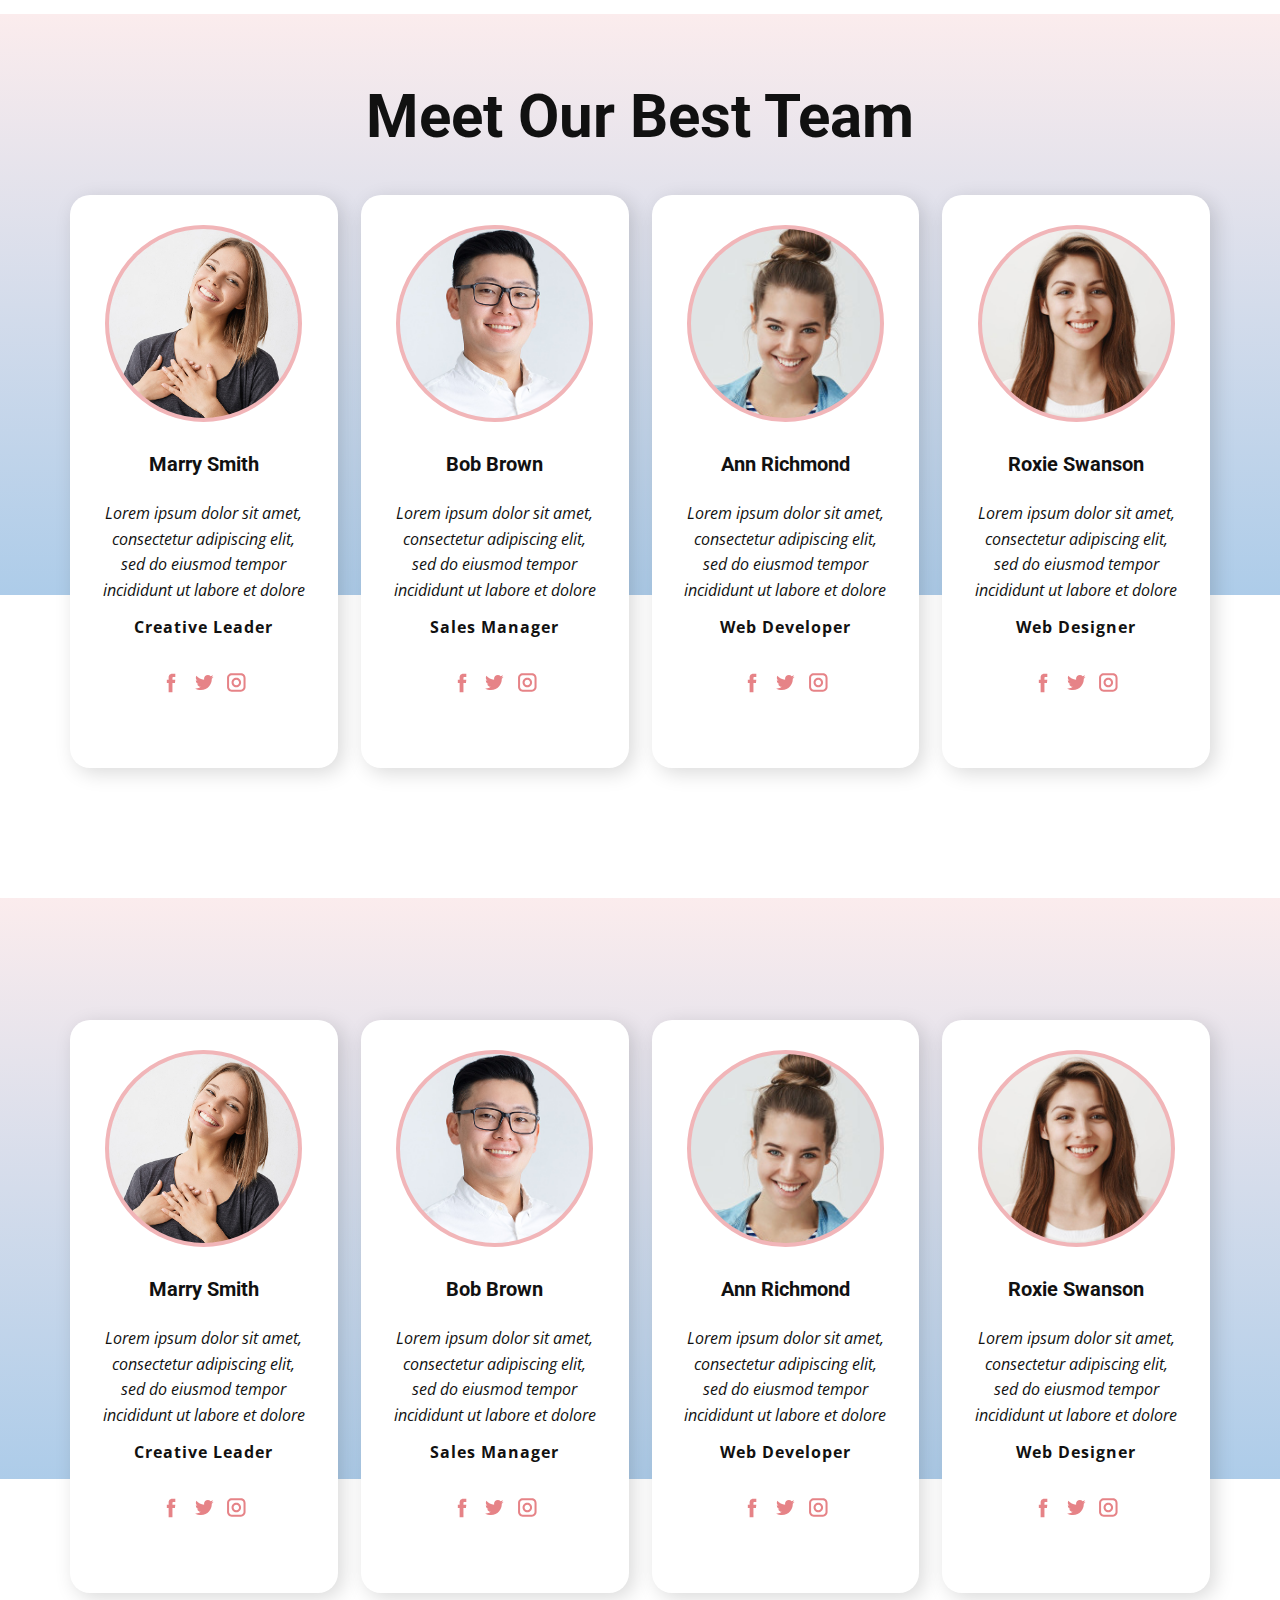
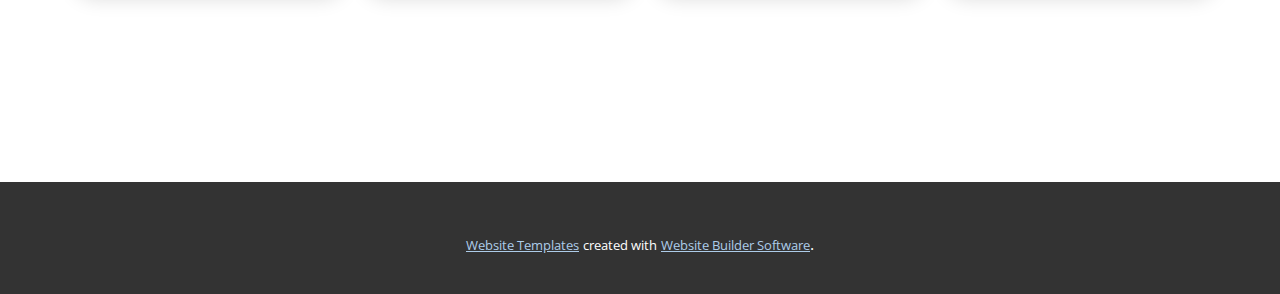
<file: Alumni_Profile/Contact.html>
<!DOCTYPE html>
<html style="font-size: 16px;" lang="en"><head>
    <meta name="viewport" content="width=device-width, initial-scale=1.0">
    <meta charset="utf-8">
    <meta name="keywords" content="Meet Our Best Team">
    <meta name="description" content="">
    <title>Contact</title>
    <link rel="stylesheet" href="nicepage.css" media="screen">
<link rel="stylesheet" href="Contact.css" media="screen">
    <script class="u-script" type="text/javascript" src="jquery.js" defer=""></script>
    <script class="u-script" type="text/javascript" src="nicepage.js" defer=""></script>
    <meta name="generator" content="Nicepage 5.10.10, nicepage.com">
    <link id="u-theme-google-font" rel="stylesheet" href="https://fonts.googleapis.com/css?family=Roboto:100,100i,300,300i,400,400i,500,500i,700,700i,900,900i|Open+Sans:300,300i,400,400i,500,500i,600,600i,700,700i,800,800i">
    
    
    
    <script type="application/ld+json">{
		"@context": "http://schema.org",
		"@type": "Organization",
		"name": ""
}</script>
    <meta name="theme-color" content="#478ac9">
    <meta property="og:title" content="Contact">
    <meta property="og:type" content="website">
  <meta data-intl-tel-input-cdn-path="intlTelInput/"></head>
  <body class="u-body u-xl-mode" data-lang="en"><header class="u-clearfix u-header u-header" id="sec-b9df"><div class="u-clearfix u-sheet u-sheet-1"></div></header>
    <section class="u-align-center u-clearfix u-white u-section-1" id="carousel_9c6c">
      <div class="u-expanded-width u-gradient u-shape u-shape-rectangle u-shape-1"></div>
      <h1 class="u-custom-font u-heading-font u-text u-text-default u-text-1">Meet Our Best Team</h1>
      <div class="u-list u-list-1">
        <div class="u-repeater u-repeater-1">
          <div class="u-align-center u-container-style u-list-item u-radius-20 u-repeater-item u-shape-round u-white u-list-item-1">
            <div class="u-container-layout u-similar-container u-valign-top u-container-layout-1">
              <div class="u-border-4 u-border-palette-2-light-2 u-image u-image-circle u-preserve-proportions u-image-1" alt="" data-image-width="900" data-image-height="600"></div>
              <h4 class="u-text u-text-default u-text-2">Marry Smith</h4>
              <p class="u-text u-text-body-color u-text-3">Lorem ipsum dolor sit amet, consectetur adipiscing elit, sed do eiusmod tempor incididunt ut labore et dolore</p>
              <p class="u-text u-text-default u-text-4"> Creative Leader</p>
              <div class="u-social-icons u-spacing-10 u-social-icons-1">
                <a class="u-social-url" title="facebook" target="_blank" href="https://facebook.com/name"><span class="u-icon u-social-facebook u-social-icon u-text-palette-2-light-1"><svg class="u-svg-link" preserveAspectRatio="xMidYMin slice" viewBox="0 0 112 112" style=""><use xmlns:xlink="http://www.w3.org/1999/xlink" xlink:href="#svg-3d33"></use></svg><svg class="u-svg-content" viewBox="0 0 112 112" x="0" y="0" id="svg-3d33"><path fill="currentColor" d="M75.5,28.8H65.4c-1.5,0-4,0.9-4,4.3v9.4h13.9l-1.5,15.8H61.4v45.1H42.8V58.3h-8.8V42.4h8.8V32.2
c0-7.4,3.4-18.8,18.8-18.8h13.8v15.4H75.5z"></path></svg></span>
                </a>
                <a class="u-social-url" title="twitter" target="_blank" href="https://twitter.com/name"><span class="u-icon u-social-icon u-social-twitter u-text-palette-2-light-1"><svg class="u-svg-link" preserveAspectRatio="xMidYMin slice" viewBox="0 0 112 112" style=""><use xmlns:xlink="http://www.w3.org/1999/xlink" xlink:href="#svg-5bfa"></use></svg><svg class="u-svg-content" viewBox="0 0 112 112" x="0" y="0" id="svg-5bfa"><path fill="currentColor" d="M92.2,38.2c0,0.8,0,1.6,0,2.3c0,24.3-18.6,52.4-52.6,52.4c-10.6,0.1-20.2-2.9-28.5-8.2
	c1.4,0.2,2.9,0.2,4.4,0.2c8.7,0,16.7-2.9,23-7.9c-8.1-0.2-14.9-5.5-17.3-12.8c1.1,0.2,2.4,0.2,3.4,0.2c1.6,0,3.3-0.2,4.8-0.7
	c-8.4-1.6-14.9-9.2-14.9-18c0-0.2,0-0.2,0-0.2c2.5,1.4,5.4,2.2,8.4,2.3c-5-3.3-8.3-8.9-8.3-15.4c0-3.4,1-6.5,2.5-9.2
	c9.1,11.1,22.7,18.5,38,19.2c-0.2-1.4-0.4-2.8-0.4-4.3c0.1-10,8.3-18.2,18.5-18.2c5.4,0,10.1,2.2,13.5,5.7c4.3-0.8,8.1-2.3,11.7-4.5
	c-1.4,4.3-4.3,7.9-8.1,10.1c3.7-0.4,7.3-1.4,10.6-2.9C98.9,32.3,95.7,35.5,92.2,38.2z"></path></svg></span>
                </a>
                <a class="u-social-url" title="instagram" target="_blank" href="https://instagram.com/name"><span class="u-icon u-social-icon u-social-instagram u-text-palette-2-light-1"><svg class="u-svg-link" preserveAspectRatio="xMidYMin slice" viewBox="0 0 112 112" style=""><use xmlns:xlink="http://www.w3.org/1999/xlink" xlink:href="#svg-c3b5"></use></svg><svg class="u-svg-content" viewBox="0 0 112 112" x="0" y="0" id="svg-c3b5"><path fill="currentColor" d="M55.9,32.9c-12.8,0-23.2,10.4-23.2,23.2s10.4,23.2,23.2,23.2s23.2-10.4,23.2-23.2S68.7,32.9,55.9,32.9z
	 M55.9,69.4c-7.4,0-13.3-6-13.3-13.3c-0.1-7.4,6-13.3,13.3-13.3s13.3,6,13.3,13.3C69.3,63.5,63.3,69.4,55.9,69.4z"></path><path fill="#FFFFFF" d="M79.7,26.8c-3,0-5.4,2.5-5.4,5.4s2.5,5.4,5.4,5.4c3,0,5.4-2.5,5.4-5.4S82.7,26.8,79.7,26.8z"></path><path fill="currentColor" d="M78.2,11H33.5C21,11,10.8,21.3,10.8,33.7v44.7c0,12.6,10.2,22.8,22.7,22.8h44.7c12.6,0,22.7-10.2,22.7-22.7
	V33.7C100.8,21.1,90.6,11,78.2,11z M91,78.4c0,7.1-5.8,12.8-12.8,12.8H33.5c-7.1,0-12.8-5.8-12.8-12.8V33.7
	c0-7.1,5.8-12.8,12.8-12.8h44.7c7.1,0,12.8,5.8,12.8,12.8V78.4z"></path></svg></span>
                </a>
              </div>
            </div>
          </div>
          <div class="u-align-center u-container-style u-list-item u-radius-20 u-repeater-item u-shape-round u-white u-list-item-2">
            <div class="u-container-layout u-similar-container u-valign-top u-container-layout-2">
              <div class="u-border-4 u-border-palette-2-light-2 u-image u-image-circle u-preserve-proportions u-image-2" alt="" data-image-width="626" data-image-height="417"></div>
              <h4 class="u-text u-text-default u-text-5">Bob Brown</h4>
              <p class="u-text u-text-body-color u-text-6">Lorem ipsum dolor sit amet, consectetur adipiscing elit, sed do eiusmod tempor incididunt ut labore et dolore</p>
              <p class="u-text u-text-default u-text-7">Sales Manager</p>
              <div class="u-social-icons u-spacing-10 u-social-icons-2">
                <a class="u-social-url" title="facebook" target="_blank" href="https://facebook.com/name"><span class="u-icon u-social-facebook u-social-icon u-text-palette-2-light-1"><svg class="u-svg-link" preserveAspectRatio="xMidYMin slice" viewBox="0 0 112 112" style=""><use xmlns:xlink="http://www.w3.org/1999/xlink" xlink:href="#svg-5f94"></use></svg><svg class="u-svg-content" viewBox="0 0 112 112" x="0" y="0" id="svg-5f94"><path fill="currentColor" d="M75.5,28.8H65.4c-1.5,0-4,0.9-4,4.3v9.4h13.9l-1.5,15.8H61.4v45.1H42.8V58.3h-8.8V42.4h8.8V32.2
c0-7.4,3.4-18.8,18.8-18.8h13.8v15.4H75.5z"></path></svg></span>
                </a>
                <a class="u-social-url" title="twitter" target="_blank" href="https://twitter.com/name"><span class="u-icon u-social-icon u-social-twitter u-text-palette-2-light-1"><svg class="u-svg-link" preserveAspectRatio="xMidYMin slice" viewBox="0 0 112 112" style=""><use xmlns:xlink="http://www.w3.org/1999/xlink" xlink:href="#svg-f5e8"></use></svg><svg class="u-svg-content" viewBox="0 0 112 112" x="0" y="0" id="svg-f5e8"><path fill="currentColor" d="M92.2,38.2c0,0.8,0,1.6,0,2.3c0,24.3-18.6,52.4-52.6,52.4c-10.6,0.1-20.2-2.9-28.5-8.2
	c1.4,0.2,2.9,0.2,4.4,0.2c8.7,0,16.7-2.9,23-7.9c-8.1-0.2-14.9-5.5-17.3-12.8c1.1,0.2,2.4,0.2,3.4,0.2c1.6,0,3.3-0.2,4.8-0.7
	c-8.4-1.6-14.9-9.2-14.9-18c0-0.2,0-0.2,0-0.2c2.5,1.4,5.4,2.2,8.4,2.3c-5-3.3-8.3-8.9-8.3-15.4c0-3.4,1-6.5,2.5-9.2
	c9.1,11.1,22.7,18.5,38,19.2c-0.2-1.4-0.4-2.8-0.4-4.3c0.1-10,8.3-18.2,18.5-18.2c5.4,0,10.1,2.2,13.5,5.7c4.3-0.8,8.1-2.3,11.7-4.5
	c-1.4,4.3-4.3,7.9-8.1,10.1c3.7-0.4,7.3-1.4,10.6-2.9C98.9,32.3,95.7,35.5,92.2,38.2z"></path></svg></span>
                </a>
                <a class="u-social-url" title="instagram" target="_blank" href="https://instagram.com/name"><span class="u-icon u-social-icon u-social-instagram u-text-palette-2-light-1"><svg class="u-svg-link" preserveAspectRatio="xMidYMin slice" viewBox="0 0 112 112" style=""><use xmlns:xlink="http://www.w3.org/1999/xlink" xlink:href="#svg-0562"></use></svg><svg class="u-svg-content" viewBox="0 0 112 112" x="0" y="0" id="svg-0562"><path fill="currentColor" d="M55.9,32.9c-12.8,0-23.2,10.4-23.2,23.2s10.4,23.2,23.2,23.2s23.2-10.4,23.2-23.2S68.7,32.9,55.9,32.9z
	 M55.9,69.4c-7.4,0-13.3-6-13.3-13.3c-0.1-7.4,6-13.3,13.3-13.3s13.3,6,13.3,13.3C69.3,63.5,63.3,69.4,55.9,69.4z"></path><path fill="#FFFFFF" d="M79.7,26.8c-3,0-5.4,2.5-5.4,5.4s2.5,5.4,5.4,5.4c3,0,5.4-2.5,5.4-5.4S82.7,26.8,79.7,26.8z"></path><path fill="currentColor" d="M78.2,11H33.5C21,11,10.8,21.3,10.8,33.7v44.7c0,12.6,10.2,22.8,22.7,22.8h44.7c12.6,0,22.7-10.2,22.7-22.7
	V33.7C100.8,21.1,90.6,11,78.2,11z M91,78.4c0,7.1-5.8,12.8-12.8,12.8H33.5c-7.1,0-12.8-5.8-12.8-12.8V33.7
	c0-7.1,5.8-12.8,12.8-12.8h44.7c7.1,0,12.8,5.8,12.8,12.8V78.4z"></path></svg></span>
                </a>
              </div>
            </div>
          </div>
          <div class="u-align-center u-container-style u-list-item u-radius-20 u-repeater-item u-shape-round u-white u-list-item-3">
            <div class="u-container-layout u-similar-container u-valign-top u-container-layout-3">
              <div class="u-border-4 u-border-palette-2-light-2 u-image u-image-circle u-preserve-proportions u-image-3" alt="" data-image-width="206" data-image-height="206"></div>
              <h4 class="u-text u-text-default u-text-8"> Ann Richmond</h4>
              <p class="u-text u-text-body-color u-text-9">Lorem ipsum dolor sit amet, consectetur adipiscing elit, sed do eiusmod tempor incididunt ut labore et dolore</p>
              <p class="u-text u-text-default u-text-10"> Web Developer</p>
              <div class="u-social-icons u-spacing-10 u-social-icons-3">
                <a class="u-social-url" title="facebook" target="_blank" href="https://facebook.com/name"><span class="u-icon u-social-facebook u-social-icon u-text-palette-2-light-1"><svg class="u-svg-link" preserveAspectRatio="xMidYMin slice" viewBox="0 0 112 112" style=""><use xmlns:xlink="http://www.w3.org/1999/xlink" xlink:href="#svg-465b"></use></svg><svg class="u-svg-content" viewBox="0 0 112 112" x="0" y="0" id="svg-465b"><path fill="currentColor" d="M75.5,28.8H65.4c-1.5,0-4,0.9-4,4.3v9.4h13.9l-1.5,15.8H61.4v45.1H42.8V58.3h-8.8V42.4h8.8V32.2
c0-7.4,3.4-18.8,18.8-18.8h13.8v15.4H75.5z"></path></svg></span>
                </a>
                <a class="u-social-url" title="twitter" target="_blank" href="https://twitter.com/name"><span class="u-icon u-social-icon u-social-twitter u-text-palette-2-light-1"><svg class="u-svg-link" preserveAspectRatio="xMidYMin slice" viewBox="0 0 112 112" style=""><use xmlns:xlink="http://www.w3.org/1999/xlink" xlink:href="#svg-e403"></use></svg><svg class="u-svg-content" viewBox="0 0 112 112" x="0" y="0" id="svg-e403"><path fill="currentColor" d="M92.2,38.2c0,0.8,0,1.6,0,2.3c0,24.3-18.6,52.4-52.6,52.4c-10.6,0.1-20.2-2.9-28.5-8.2
	c1.4,0.2,2.9,0.2,4.4,0.2c8.7,0,16.7-2.9,23-7.9c-8.1-0.2-14.9-5.5-17.3-12.8c1.1,0.2,2.4,0.2,3.4,0.2c1.6,0,3.3-0.2,4.8-0.7
	c-8.4-1.6-14.9-9.2-14.9-18c0-0.2,0-0.2,0-0.2c2.5,1.4,5.4,2.2,8.4,2.3c-5-3.3-8.3-8.9-8.3-15.4c0-3.4,1-6.5,2.5-9.2
	c9.1,11.1,22.7,18.5,38,19.2c-0.2-1.4-0.4-2.8-0.4-4.3c0.1-10,8.3-18.2,18.5-18.2c5.4,0,10.1,2.2,13.5,5.7c4.3-0.8,8.1-2.3,11.7-4.5
	c-1.4,4.3-4.3,7.9-8.1,10.1c3.7-0.4,7.3-1.4,10.6-2.9C98.9,32.3,95.7,35.5,92.2,38.2z"></path></svg></span>
                </a>
                <a class="u-social-url" title="instagram" target="_blank" href="https://instagram.com/name"><span class="u-icon u-social-icon u-social-instagram u-text-palette-2-light-1"><svg class="u-svg-link" preserveAspectRatio="xMidYMin slice" viewBox="0 0 112 112" style=""><use xmlns:xlink="http://www.w3.org/1999/xlink" xlink:href="#svg-5385"></use></svg><svg class="u-svg-content" viewBox="0 0 112 112" x="0" y="0" id="svg-5385"><path fill="currentColor" d="M55.9,32.9c-12.8,0-23.2,10.4-23.2,23.2s10.4,23.2,23.2,23.2s23.2-10.4,23.2-23.2S68.7,32.9,55.9,32.9z
	 M55.9,69.4c-7.4,0-13.3-6-13.3-13.3c-0.1-7.4,6-13.3,13.3-13.3s13.3,6,13.3,13.3C69.3,63.5,63.3,69.4,55.9,69.4z"></path><path fill="#FFFFFF" d="M79.7,26.8c-3,0-5.4,2.5-5.4,5.4s2.5,5.4,5.4,5.4c3,0,5.4-2.5,5.4-5.4S82.7,26.8,79.7,26.8z"></path><path fill="currentColor" d="M78.2,11H33.5C21,11,10.8,21.3,10.8,33.7v44.7c0,12.6,10.2,22.8,22.7,22.8h44.7c12.6,0,22.7-10.2,22.7-22.7
	V33.7C100.8,21.1,90.6,11,78.2,11z M91,78.4c0,7.1-5.8,12.8-12.8,12.8H33.5c-7.1,0-12.8-5.8-12.8-12.8V33.7
	c0-7.1,5.8-12.8,12.8-12.8h44.7c7.1,0,12.8,5.8,12.8,12.8V78.4z"></path></svg></span>
                </a>
              </div>
            </div>
          </div>
          <div class="u-align-center u-container-style u-list-item u-radius-20 u-repeater-item u-shape-round u-white u-list-item-4">
            <div class="u-container-layout u-similar-container u-valign-top u-container-layout-4">
              <div class="u-border-4 u-border-palette-2-light-2 u-image u-image-circle u-preserve-proportions u-image-4" alt="" data-image-width="626" data-image-height="417"></div>
              <h4 class="u-text u-text-default u-text-11"> Roxie Swanson</h4>
              <p class="u-text u-text-body-color u-text-12">Lorem ipsum dolor sit amet, consectetur adipiscing elit, sed do eiusmod tempor incididunt ut labore et dolore</p>
              <p class="u-text u-text-default u-text-13">Web Designer</p>
              <div class="u-social-icons u-spacing-10 u-social-icons-4">
                <a class="u-social-url" title="facebook" target="_blank" href="https://facebook.com/name"><span class="u-icon u-social-facebook u-social-icon u-text-palette-2-light-1"><svg class="u-svg-link" preserveAspectRatio="xMidYMin slice" viewBox="0 0 112 112" style=""><use xmlns:xlink="http://www.w3.org/1999/xlink" xlink:href="#svg-2437"></use></svg><svg class="u-svg-content" viewBox="0 0 112 112" x="0" y="0" id="svg-2437"><path fill="currentColor" d="M75.5,28.8H65.4c-1.5,0-4,0.9-4,4.3v9.4h13.9l-1.5,15.8H61.4v45.1H42.8V58.3h-8.8V42.4h8.8V32.2
c0-7.4,3.4-18.8,18.8-18.8h13.8v15.4H75.5z"></path></svg></span>
                </a>
                <a class="u-social-url" title="twitter" target="_blank" href="https://twitter.com/name"><span class="u-icon u-social-icon u-social-twitter u-text-palette-2-light-1"><svg class="u-svg-link" preserveAspectRatio="xMidYMin slice" viewBox="0 0 112 112" style=""><use xmlns:xlink="http://www.w3.org/1999/xlink" xlink:href="#svg-8385"></use></svg><svg class="u-svg-content" viewBox="0 0 112 112" x="0" y="0" id="svg-8385"><path fill="currentColor" d="M92.2,38.2c0,0.8,0,1.6,0,2.3c0,24.3-18.6,52.4-52.6,52.4c-10.6,0.1-20.2-2.9-28.5-8.2
	c1.4,0.2,2.9,0.2,4.4,0.2c8.7,0,16.7-2.9,23-7.9c-8.1-0.2-14.9-5.5-17.3-12.8c1.1,0.2,2.4,0.2,3.4,0.2c1.6,0,3.3-0.2,4.8-0.7
	c-8.4-1.6-14.9-9.2-14.9-18c0-0.2,0-0.2,0-0.2c2.5,1.4,5.4,2.2,8.4,2.3c-5-3.3-8.3-8.9-8.3-15.4c0-3.4,1-6.5,2.5-9.2
	c9.1,11.1,22.7,18.5,38,19.2c-0.2-1.4-0.4-2.8-0.4-4.3c0.1-10,8.3-18.2,18.5-18.2c5.4,0,10.1,2.2,13.5,5.7c4.3-0.8,8.1-2.3,11.7-4.5
	c-1.4,4.3-4.3,7.9-8.1,10.1c3.7-0.4,7.3-1.4,10.6-2.9C98.9,32.3,95.7,35.5,92.2,38.2z"></path></svg></span>
                </a>
                <a class="u-social-url" title="instagram" target="_blank" href="https://instagram.com/name"><span class="u-icon u-social-icon u-social-instagram u-text-palette-2-light-1"><svg class="u-svg-link" preserveAspectRatio="xMidYMin slice" viewBox="0 0 112 112" style=""><use xmlns:xlink="http://www.w3.org/1999/xlink" xlink:href="#svg-89d8"></use></svg><svg class="u-svg-content" viewBox="0 0 112 112" x="0" y="0" id="svg-89d8"><path fill="currentColor" d="M55.9,32.9c-12.8,0-23.2,10.4-23.2,23.2s10.4,23.2,23.2,23.2s23.2-10.4,23.2-23.2S68.7,32.9,55.9,32.9z
	 M55.9,69.4c-7.4,0-13.3-6-13.3-13.3c-0.1-7.4,6-13.3,13.3-13.3s13.3,6,13.3,13.3C69.3,63.5,63.3,69.4,55.9,69.4z"></path><path fill="#FFFFFF" d="M79.7,26.8c-3,0-5.4,2.5-5.4,5.4s2.5,5.4,5.4,5.4c3,0,5.4-2.5,5.4-5.4S82.7,26.8,79.7,26.8z"></path><path fill="currentColor" d="M78.2,11H33.5C21,11,10.8,21.3,10.8,33.7v44.7c0,12.6,10.2,22.8,22.7,22.8h44.7c12.6,0,22.7-10.2,22.7-22.7
	V33.7C100.8,21.1,90.6,11,78.2,11z M91,78.4c0,7.1-5.8,12.8-12.8,12.8H33.5c-7.1,0-12.8-5.8-12.8-12.8V33.7
	c0-7.1,5.8-12.8,12.8-12.8h44.7c7.1,0,12.8,5.8,12.8,12.8V78.4z"></path></svg></span>
                </a>
              </div>
            </div>
          </div>
        </div>
      </div>
    </section>
    <section class="u-align-center u-clearfix u-white u-section-2" id="carousel_cca6">
      <div class="u-expanded-width u-gradient u-shape u-shape-rectangle u-shape-1"></div>
      <div class="u-list u-list-1">
        <div class="u-repeater u-repeater-1">
          <div class="u-align-center u-container-style u-list-item u-radius-20 u-repeater-item u-shape-round u-white u-list-item-1">
            <div class="u-container-layout u-similar-container u-valign-top u-container-layout-1">
              <div class="u-border-4 u-border-palette-2-light-2 u-image u-image-circle u-preserve-proportions u-image-1" alt="" data-image-width="900" data-image-height="600"></div>
              <h4 class="u-text u-text-default u-text-1">Marry Smith</h4>
              <p class="u-text u-text-body-color u-text-2">Lorem ipsum dolor sit amet, consectetur adipiscing elit, sed do eiusmod tempor incididunt ut labore et dolore</p>
              <p class="u-text u-text-default u-text-3"> Creative Leader</p>
              <div class="u-social-icons u-spacing-10 u-social-icons-1">
                <a class="u-social-url" title="facebook" target="_blank" href="https://facebook.com/name"><span class="u-icon u-social-facebook u-social-icon u-text-palette-2-light-1"><svg class="u-svg-link" preserveAspectRatio="xMidYMin slice" viewBox="0 0 112 112" style=""><use xmlns:xlink="http://www.w3.org/1999/xlink" xlink:href="#svg-3d33"></use></svg><svg class="u-svg-content" viewBox="0 0 112 112" x="0" y="0" id="svg-3d33"><path fill="currentColor" d="M75.5,28.8H65.4c-1.5,0-4,0.9-4,4.3v9.4h13.9l-1.5,15.8H61.4v45.1H42.8V58.3h-8.8V42.4h8.8V32.2
c0-7.4,3.4-18.8,18.8-18.8h13.8v15.4H75.5z"></path></svg></span>
                </a>
                <a class="u-social-url" title="twitter" target="_blank" href="https://twitter.com/name"><span class="u-icon u-social-icon u-social-twitter u-text-palette-2-light-1"><svg class="u-svg-link" preserveAspectRatio="xMidYMin slice" viewBox="0 0 112 112" style=""><use xmlns:xlink="http://www.w3.org/1999/xlink" xlink:href="#svg-5bfa"></use></svg><svg class="u-svg-content" viewBox="0 0 112 112" x="0" y="0" id="svg-5bfa"><path fill="currentColor" d="M92.2,38.2c0,0.8,0,1.6,0,2.3c0,24.3-18.6,52.4-52.6,52.4c-10.6,0.1-20.2-2.9-28.5-8.2
	c1.4,0.2,2.9,0.2,4.4,0.2c8.7,0,16.7-2.9,23-7.9c-8.1-0.2-14.9-5.5-17.3-12.8c1.1,0.2,2.4,0.2,3.4,0.2c1.6,0,3.3-0.2,4.8-0.7
	c-8.4-1.6-14.9-9.2-14.9-18c0-0.2,0-0.2,0-0.2c2.5,1.4,5.4,2.2,8.4,2.3c-5-3.3-8.3-8.9-8.3-15.4c0-3.4,1-6.5,2.5-9.2
	c9.1,11.1,22.7,18.5,38,19.2c-0.2-1.4-0.4-2.8-0.4-4.3c0.1-10,8.3-18.2,18.5-18.2c5.4,0,10.1,2.2,13.5,5.7c4.3-0.8,8.1-2.3,11.7-4.5
	c-1.4,4.3-4.3,7.9-8.1,10.1c3.7-0.4,7.3-1.4,10.6-2.9C98.9,32.3,95.7,35.5,92.2,38.2z"></path></svg></span>
                </a>
                <a class="u-social-url" title="instagram" target="_blank" href="https://instagram.com/name"><span class="u-icon u-social-icon u-social-instagram u-text-palette-2-light-1"><svg class="u-svg-link" preserveAspectRatio="xMidYMin slice" viewBox="0 0 112 112" style=""><use xmlns:xlink="http://www.w3.org/1999/xlink" xlink:href="#svg-c3b5"></use></svg><svg class="u-svg-content" viewBox="0 0 112 112" x="0" y="0" id="svg-c3b5"><path fill="currentColor" d="M55.9,32.9c-12.8,0-23.2,10.4-23.2,23.2s10.4,23.2,23.2,23.2s23.2-10.4,23.2-23.2S68.7,32.9,55.9,32.9z
	 M55.9,69.4c-7.4,0-13.3-6-13.3-13.3c-0.1-7.4,6-13.3,13.3-13.3s13.3,6,13.3,13.3C69.3,63.5,63.3,69.4,55.9,69.4z"></path><path fill="#FFFFFF" d="M79.7,26.8c-3,0-5.4,2.5-5.4,5.4s2.5,5.4,5.4,5.4c3,0,5.4-2.5,5.4-5.4S82.7,26.8,79.7,26.8z"></path><path fill="currentColor" d="M78.2,11H33.5C21,11,10.8,21.3,10.8,33.7v44.7c0,12.6,10.2,22.8,22.7,22.8h44.7c12.6,0,22.7-10.2,22.7-22.7
	V33.7C100.8,21.1,90.6,11,78.2,11z M91,78.4c0,7.1-5.8,12.8-12.8,12.8H33.5c-7.1,0-12.8-5.8-12.8-12.8V33.7
	c0-7.1,5.8-12.8,12.8-12.8h44.7c7.1,0,12.8,5.8,12.8,12.8V78.4z"></path></svg></span>
                </a>
              </div>
            </div>
          </div>
          <div class="u-align-center u-container-style u-list-item u-radius-20 u-repeater-item u-shape-round u-white u-list-item-2">
            <div class="u-container-layout u-similar-container u-valign-top u-container-layout-2">
              <div class="u-border-4 u-border-palette-2-light-2 u-image u-image-circle u-preserve-proportions u-image-2" alt="" data-image-width="626" data-image-height="417"></div>
              <h4 class="u-text u-text-default u-text-4">Bob Brown</h4>
              <p class="u-text u-text-body-color u-text-5">Lorem ipsum dolor sit amet, consectetur adipiscing elit, sed do eiusmod tempor incididunt ut labore et dolore</p>
              <p class="u-text u-text-default u-text-6">Sales Manager</p>
              <div class="u-social-icons u-spacing-10 u-social-icons-2">
                <a class="u-social-url" title="facebook" target="_blank" href="https://facebook.com/name"><span class="u-icon u-social-facebook u-social-icon u-text-palette-2-light-1"><svg class="u-svg-link" preserveAspectRatio="xMidYMin slice" viewBox="0 0 112 112" style=""><use xmlns:xlink="http://www.w3.org/1999/xlink" xlink:href="#svg-5f94"></use></svg><svg class="u-svg-content" viewBox="0 0 112 112" x="0" y="0" id="svg-5f94"><path fill="currentColor" d="M75.5,28.8H65.4c-1.5,0-4,0.9-4,4.3v9.4h13.9l-1.5,15.8H61.4v45.1H42.8V58.3h-8.8V42.4h8.8V32.2
c0-7.4,3.4-18.8,18.8-18.8h13.8v15.4H75.5z"></path></svg></span>
                </a>
                <a class="u-social-url" title="twitter" target="_blank" href="https://twitter.com/name"><span class="u-icon u-social-icon u-social-twitter u-text-palette-2-light-1"><svg class="u-svg-link" preserveAspectRatio="xMidYMin slice" viewBox="0 0 112 112" style=""><use xmlns:xlink="http://www.w3.org/1999/xlink" xlink:href="#svg-f5e8"></use></svg><svg class="u-svg-content" viewBox="0 0 112 112" x="0" y="0" id="svg-f5e8"><path fill="currentColor" d="M92.2,38.2c0,0.8,0,1.6,0,2.3c0,24.3-18.6,52.4-52.6,52.4c-10.6,0.1-20.2-2.9-28.5-8.2
	c1.4,0.2,2.9,0.2,4.4,0.2c8.7,0,16.7-2.9,23-7.9c-8.1-0.2-14.9-5.5-17.3-12.8c1.1,0.2,2.4,0.2,3.4,0.2c1.6,0,3.3-0.2,4.8-0.7
	c-8.4-1.6-14.9-9.2-14.9-18c0-0.2,0-0.2,0-0.2c2.5,1.4,5.4,2.2,8.4,2.3c-5-3.3-8.3-8.9-8.3-15.4c0-3.4,1-6.5,2.5-9.2
	c9.1,11.1,22.7,18.5,38,19.2c-0.2-1.4-0.4-2.8-0.4-4.3c0.1-10,8.3-18.2,18.5-18.2c5.4,0,10.1,2.2,13.5,5.7c4.3-0.8,8.1-2.3,11.7-4.5
	c-1.4,4.3-4.3,7.9-8.1,10.1c3.7-0.4,7.3-1.4,10.6-2.9C98.9,32.3,95.7,35.5,92.2,38.2z"></path></svg></span>
                </a>
                <a class="u-social-url" title="instagram" target="_blank" href="https://instagram.com/name"><span class="u-icon u-social-icon u-social-instagram u-text-palette-2-light-1"><svg class="u-svg-link" preserveAspectRatio="xMidYMin slice" viewBox="0 0 112 112" style=""><use xmlns:xlink="http://www.w3.org/1999/xlink" xlink:href="#svg-0562"></use></svg><svg class="u-svg-content" viewBox="0 0 112 112" x="0" y="0" id="svg-0562"><path fill="currentColor" d="M55.9,32.9c-12.8,0-23.2,10.4-23.2,23.2s10.4,23.2,23.2,23.2s23.2-10.4,23.2-23.2S68.7,32.9,55.9,32.9z
	 M55.9,69.4c-7.4,0-13.3-6-13.3-13.3c-0.1-7.4,6-13.3,13.3-13.3s13.3,6,13.3,13.3C69.3,63.5,63.3,69.4,55.9,69.4z"></path><path fill="#FFFFFF" d="M79.7,26.8c-3,0-5.4,2.5-5.4,5.4s2.5,5.4,5.4,5.4c3,0,5.4-2.5,5.4-5.4S82.7,26.8,79.7,26.8z"></path><path fill="currentColor" d="M78.2,11H33.5C21,11,10.8,21.3,10.8,33.7v44.7c0,12.6,10.2,22.8,22.7,22.8h44.7c12.6,0,22.7-10.2,22.7-22.7
	V33.7C100.8,21.1,90.6,11,78.2,11z M91,78.4c0,7.1-5.8,12.8-12.8,12.8H33.5c-7.1,0-12.8-5.8-12.8-12.8V33.7
	c0-7.1,5.8-12.8,12.8-12.8h44.7c7.1,0,12.8,5.8,12.8,12.8V78.4z"></path></svg></span>
                </a>
              </div>
            </div>
          </div>
          <div class="u-align-center u-container-style u-list-item u-radius-20 u-repeater-item u-shape-round u-white u-list-item-3">
            <div class="u-container-layout u-similar-container u-valign-top u-container-layout-3">
              <div class="u-border-4 u-border-palette-2-light-2 u-image u-image-circle u-preserve-proportions u-image-3" alt="" data-image-width="206" data-image-height="206"></div>
              <h4 class="u-text u-text-default u-text-7"> Ann Richmond</h4>
              <p class="u-text u-text-body-color u-text-8">Lorem ipsum dolor sit amet, consectetur adipiscing elit, sed do eiusmod tempor incididunt ut labore et dolore</p>
              <p class="u-text u-text-default u-text-9"> Web Developer</p>
              <div class="u-social-icons u-spacing-10 u-social-icons-3">
                <a class="u-social-url" title="facebook" target="_blank" href="https://facebook.com/name"><span class="u-icon u-social-facebook u-social-icon u-text-palette-2-light-1"><svg class="u-svg-link" preserveAspectRatio="xMidYMin slice" viewBox="0 0 112 112" style=""><use xmlns:xlink="http://www.w3.org/1999/xlink" xlink:href="#svg-465b"></use></svg><svg class="u-svg-content" viewBox="0 0 112 112" x="0" y="0" id="svg-465b"><path fill="currentColor" d="M75.5,28.8H65.4c-1.5,0-4,0.9-4,4.3v9.4h13.9l-1.5,15.8H61.4v45.1H42.8V58.3h-8.8V42.4h8.8V32.2
c0-7.4,3.4-18.8,18.8-18.8h13.8v15.4H75.5z"></path></svg></span>
                </a>
                <a class="u-social-url" title="twitter" target="_blank" href="https://twitter.com/name"><span class="u-icon u-social-icon u-social-twitter u-text-palette-2-light-1"><svg class="u-svg-link" preserveAspectRatio="xMidYMin slice" viewBox="0 0 112 112" style=""><use xmlns:xlink="http://www.w3.org/1999/xlink" xlink:href="#svg-e403"></use></svg><svg class="u-svg-content" viewBox="0 0 112 112" x="0" y="0" id="svg-e403"><path fill="currentColor" d="M92.2,38.2c0,0.8,0,1.6,0,2.3c0,24.3-18.6,52.4-52.6,52.4c-10.6,0.1-20.2-2.9-28.5-8.2
	c1.4,0.2,2.9,0.2,4.4,0.2c8.7,0,16.7-2.9,23-7.9c-8.1-0.2-14.9-5.5-17.3-12.8c1.1,0.2,2.4,0.2,3.4,0.2c1.6,0,3.3-0.2,4.8-0.7
	c-8.4-1.6-14.9-9.2-14.9-18c0-0.2,0-0.2,0-0.2c2.5,1.4,5.4,2.2,8.4,2.3c-5-3.3-8.3-8.9-8.3-15.4c0-3.4,1-6.5,2.5-9.2
	c9.1,11.1,22.7,18.5,38,19.2c-0.2-1.4-0.4-2.8-0.4-4.3c0.1-10,8.3-18.2,18.5-18.2c5.4,0,10.1,2.2,13.5,5.7c4.3-0.8,8.1-2.3,11.7-4.5
	c-1.4,4.3-4.3,7.9-8.1,10.1c3.7-0.4,7.3-1.4,10.6-2.9C98.9,32.3,95.7,35.5,92.2,38.2z"></path></svg></span>
                </a>
                <a class="u-social-url" title="instagram" target="_blank" href="https://instagram.com/name"><span class="u-icon u-social-icon u-social-instagram u-text-palette-2-light-1"><svg class="u-svg-link" preserveAspectRatio="xMidYMin slice" viewBox="0 0 112 112" style=""><use xmlns:xlink="http://www.w3.org/1999/xlink" xlink:href="#svg-5385"></use></svg><svg class="u-svg-content" viewBox="0 0 112 112" x="0" y="0" id="svg-5385"><path fill="currentColor" d="M55.9,32.9c-12.8,0-23.2,10.4-23.2,23.2s10.4,23.2,23.2,23.2s23.2-10.4,23.2-23.2S68.7,32.9,55.9,32.9z
	 M55.9,69.4c-7.4,0-13.3-6-13.3-13.3c-0.1-7.4,6-13.3,13.3-13.3s13.3,6,13.3,13.3C69.3,63.5,63.3,69.4,55.9,69.4z"></path><path fill="#FFFFFF" d="M79.7,26.8c-3,0-5.4,2.5-5.4,5.4s2.5,5.4,5.4,5.4c3,0,5.4-2.5,5.4-5.4S82.7,26.8,79.7,26.8z"></path><path fill="currentColor" d="M78.2,11H33.5C21,11,10.8,21.3,10.8,33.7v44.7c0,12.6,10.2,22.8,22.7,22.8h44.7c12.6,0,22.7-10.2,22.7-22.7
	V33.7C100.8,21.1,90.6,11,78.2,11z M91,78.4c0,7.1-5.8,12.8-12.8,12.8H33.5c-7.1,0-12.8-5.8-12.8-12.8V33.7
	c0-7.1,5.8-12.8,12.8-12.8h44.7c7.1,0,12.8,5.8,12.8,12.8V78.4z"></path></svg></span>
                </a>
              </div>
            </div>
          </div>
          <div class="u-align-center u-container-style u-list-item u-radius-20 u-repeater-item u-shape-round u-white u-list-item-4">
            <div class="u-container-layout u-similar-container u-valign-top u-container-layout-4">
              <div class="u-border-4 u-border-palette-2-light-2 u-image u-image-circle u-preserve-proportions u-image-4" alt="" data-image-width="626" data-image-height="417"></div>
              <h4 class="u-text u-text-default u-text-10"> Roxie Swanson</h4>
              <p class="u-text u-text-body-color u-text-11">Lorem ipsum dolor sit amet, consectetur adipiscing elit, sed do eiusmod tempor incididunt ut labore et dolore</p>
              <p class="u-text u-text-default u-text-12">Web Designer</p>
              <div class="u-social-icons u-spacing-10 u-social-icons-4">
                <a class="u-social-url" title="facebook" target="_blank" href="https://facebook.com/name"><span class="u-icon u-social-facebook u-social-icon u-text-palette-2-light-1"><svg class="u-svg-link" preserveAspectRatio="xMidYMin slice" viewBox="0 0 112 112" style=""><use xmlns:xlink="http://www.w3.org/1999/xlink" xlink:href="#svg-2437"></use></svg><svg class="u-svg-content" viewBox="0 0 112 112" x="0" y="0" id="svg-2437"><path fill="currentColor" d="M75.5,28.8H65.4c-1.5,0-4,0.9-4,4.3v9.4h13.9l-1.5,15.8H61.4v45.1H42.8V58.3h-8.8V42.4h8.8V32.2
c0-7.4,3.4-18.8,18.8-18.8h13.8v15.4H75.5z"></path></svg></span>
                </a>
                <a class="u-social-url" title="twitter" target="_blank" href="https://twitter.com/name"><span class="u-icon u-social-icon u-social-twitter u-text-palette-2-light-1"><svg class="u-svg-link" preserveAspectRatio="xMidYMin slice" viewBox="0 0 112 112" style=""><use xmlns:xlink="http://www.w3.org/1999/xlink" xlink:href="#svg-8385"></use></svg><svg class="u-svg-content" viewBox="0 0 112 112" x="0" y="0" id="svg-8385"><path fill="currentColor" d="M92.2,38.2c0,0.8,0,1.6,0,2.3c0,24.3-18.6,52.4-52.6,52.4c-10.6,0.1-20.2-2.9-28.5-8.2
	c1.4,0.2,2.9,0.2,4.4,0.2c8.7,0,16.7-2.9,23-7.9c-8.1-0.2-14.9-5.5-17.3-12.8c1.1,0.2,2.4,0.2,3.4,0.2c1.6,0,3.3-0.2,4.8-0.7
	c-8.4-1.6-14.9-9.2-14.9-18c0-0.2,0-0.2,0-0.2c2.5,1.4,5.4,2.2,8.4,2.3c-5-3.3-8.3-8.9-8.3-15.4c0-3.4,1-6.5,2.5-9.2
	c9.1,11.1,22.7,18.5,38,19.2c-0.2-1.4-0.4-2.8-0.4-4.3c0.1-10,8.3-18.2,18.5-18.2c5.4,0,10.1,2.2,13.5,5.7c4.3-0.8,8.1-2.3,11.7-4.5
	c-1.4,4.3-4.3,7.9-8.1,10.1c3.7-0.4,7.3-1.4,10.6-2.9C98.9,32.3,95.7,35.5,92.2,38.2z"></path></svg></span>
                </a>
                <a class="u-social-url" title="instagram" target="_blank" href="https://instagram.com/name"><span class="u-icon u-social-icon u-social-instagram u-text-palette-2-light-1"><svg class="u-svg-link" preserveAspectRatio="xMidYMin slice" viewBox="0 0 112 112" style=""><use xmlns:xlink="http://www.w3.org/1999/xlink" xlink:href="#svg-89d8"></use></svg><svg class="u-svg-content" viewBox="0 0 112 112" x="0" y="0" id="svg-89d8"><path fill="currentColor" d="M55.9,32.9c-12.8,0-23.2,10.4-23.2,23.2s10.4,23.2,23.2,23.2s23.2-10.4,23.2-23.2S68.7,32.9,55.9,32.9z
	 M55.9,69.4c-7.4,0-13.3-6-13.3-13.3c-0.1-7.4,6-13.3,13.3-13.3s13.3,6,13.3,13.3C69.3,63.5,63.3,69.4,55.9,69.4z"></path><path fill="#FFFFFF" d="M79.7,26.8c-3,0-5.4,2.5-5.4,5.4s2.5,5.4,5.4,5.4c3,0,5.4-2.5,5.4-5.4S82.7,26.8,79.7,26.8z"></path><path fill="currentColor" d="M78.2,11H33.5C21,11,10.8,21.3,10.8,33.7v44.7c0,12.6,10.2,22.8,22.7,22.8h44.7c12.6,0,22.7-10.2,22.7-22.7
	V33.7C100.8,21.1,90.6,11,78.2,11z M91,78.4c0,7.1-5.8,12.8-12.8,12.8H33.5c-7.1,0-12.8-5.8-12.8-12.8V33.7
	c0-7.1,5.8-12.8,12.8-12.8h44.7c7.1,0,12.8,5.8,12.8,12.8V78.4z"></path></svg></span>
                </a>
              </div>
            </div>
          </div>
        </div>
      </div>
    </section>
    
    
    <footer class="u-align-center u-clearfix u-footer u-grey-80 u-footer" id="sec-1b27"><div class="u-align-left u-clearfix u-sheet u-sheet-1"></div></footer>
    <section class="u-backlink u-clearfix u-grey-80">
      <a class="u-link" href="https://nicepage.com/website-templates" target="_blank">
        <span>Website Templates</span>
      </a>
      <p class="u-text">
        <span>created with</span>
      </p>
      <a class="u-link" href="" target="_blank">
        <span>Website Builder Software</span>
      </a>. 
    </section>
  
</body></html>
</file>
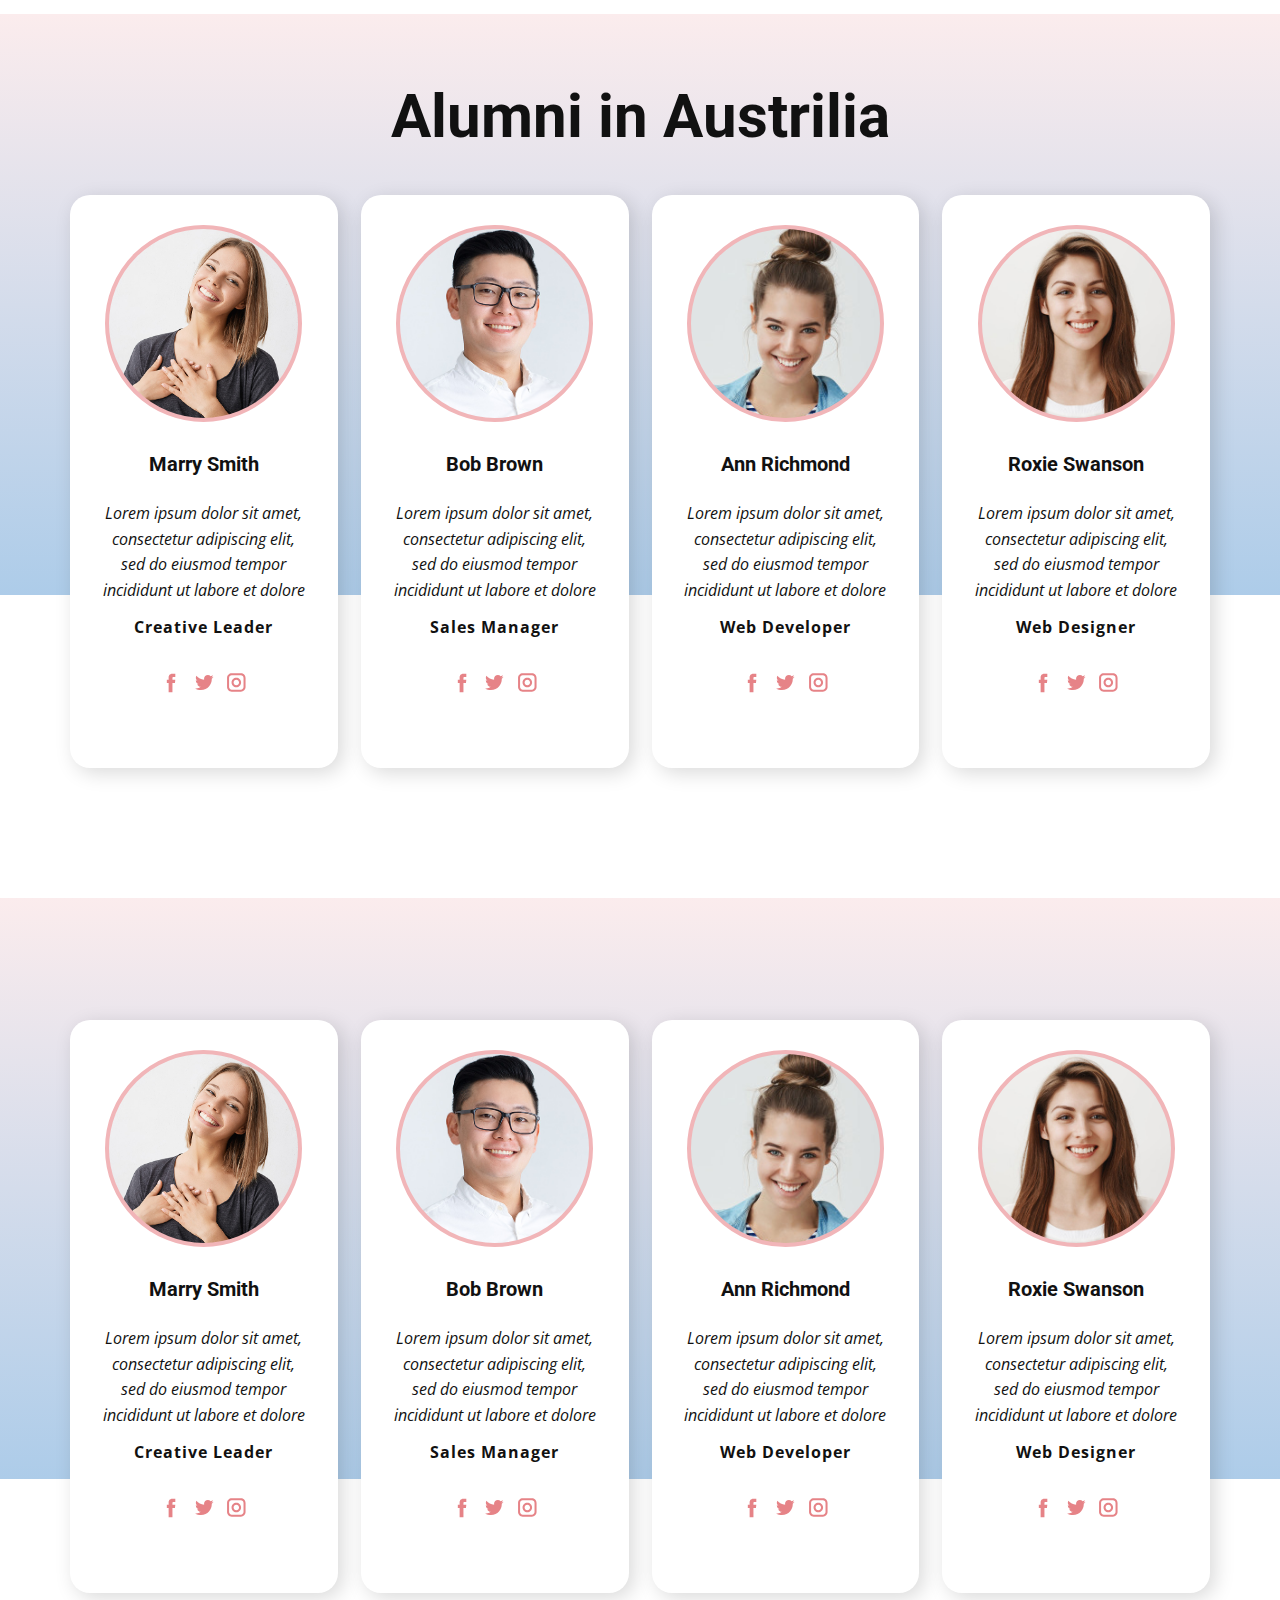
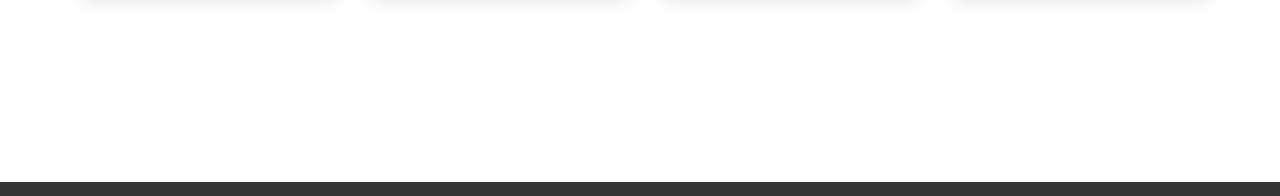
<file: Austrilia_Alumni_Profile/Contact.html>
<!DOCTYPE html>
<html style="font-size: 16px;" lang="en"><head>
    <meta name="viewport" content="width=device-width, initial-scale=1.0">
    <meta charset="utf-8">
    <meta name="keywords" content="Meet Our Best Team">
    <meta name="description" content="">
    <title>US Alumni</title>
    <link rel="stylesheet" href="nicepage.css" media="screen">
<link rel="stylesheet" href="Contact.css" media="screen">
    <script class="u-script" type="text/javascript" src="jquery.js" defer=""></script>
    <script class="u-script" type="text/javascript" src="nicepage.js" defer=""></script>
    <meta name="generator" content="Nicepage 5.10.10, nicepage.com">
    <link id="u-theme-google-font" rel="stylesheet" href="https://fonts.googleapis.com/css?family=Roboto:100,100i,300,300i,400,400i,500,500i,700,700i,900,900i|Open+Sans:300,300i,400,400i,500,500i,600,600i,700,700i,800,800i">
    
    
    
    <script type="application/ld+json">{
		"@context": "http://schema.org",
		"@type": "Organization",
		"name": ""
}</script>
    <meta name="theme-color" content="#478ac9">
    <meta property="og:title" content="Contact">
    <meta property="og:type" content="website">
  <meta data-intl-tel-input-cdn-path="intlTelInput/"></head>
  <body class="u-body u-xl-mode" data-lang="en"><header class="u-clearfix u-header u-header" id="sec-b9df"><div class="u-clearfix u-sheet u-sheet-1"></div></header>
    <section class="u-align-center u-clearfix u-white u-section-1" id="carousel_9c6c">
      <div class="u-expanded-width u-gradient u-shape u-shape-rectangle u-shape-1"></div>
      <h1 class="u-custom-font u-heading-font u-text u-text-default u-text-1">Alumni in Austrilia</h1>
      <div class="u-list u-list-1">
        <div class="u-repeater u-repeater-1">
          <div class="u-align-center u-container-style u-list-item u-radius-20 u-repeater-item u-shape-round u-white u-list-item-1">
            <div class="u-container-layout u-similar-container u-valign-top u-container-layout-1">
              <div class="u-border-4 u-border-palette-2-light-2 u-image u-image-circle u-preserve-proportions u-image-1" alt="" data-image-width="900" data-image-height="600"></div>
              <h4 class="u-text u-text-default u-text-2">Marry Smith</h4>
              <p class="u-text u-text-body-color u-text-3">Lorem ipsum dolor sit amet, consectetur adipiscing elit, sed do eiusmod tempor incididunt ut labore et dolore</p>
              <p class="u-text u-text-default u-text-4"> Creative Leader</p>
              <div class="u-social-icons u-spacing-10 u-social-icons-1">
                <a class="u-social-url" title="facebook" target="_blank" href="https://facebook.com/name"><span class="u-icon u-social-facebook u-social-icon u-text-palette-2-light-1"><svg class="u-svg-link" preserveAspectRatio="xMidYMin slice" viewBox="0 0 112 112" style=""><use xmlns:xlink="http://www.w3.org/1999/xlink" xlink:href="#svg-3d33"></use></svg><svg class="u-svg-content" viewBox="0 0 112 112" x="0" y="0" id="svg-3d33"><path fill="currentColor" d="M75.5,28.8H65.4c-1.5,0-4,0.9-4,4.3v9.4h13.9l-1.5,15.8H61.4v45.1H42.8V58.3h-8.8V42.4h8.8V32.2
c0-7.4,3.4-18.8,18.8-18.8h13.8v15.4H75.5z"></path></svg></span>
                </a>
                <a class="u-social-url" title="twitter" target="_blank" href="https://twitter.com/name"><span class="u-icon u-social-icon u-social-twitter u-text-palette-2-light-1"><svg class="u-svg-link" preserveAspectRatio="xMidYMin slice" viewBox="0 0 112 112" style=""><use xmlns:xlink="http://www.w3.org/1999/xlink" xlink:href="#svg-5bfa"></use></svg><svg class="u-svg-content" viewBox="0 0 112 112" x="0" y="0" id="svg-5bfa"><path fill="currentColor" d="M92.2,38.2c0,0.8,0,1.6,0,2.3c0,24.3-18.6,52.4-52.6,52.4c-10.6,0.1-20.2-2.9-28.5-8.2
	c1.4,0.2,2.9,0.2,4.4,0.2c8.7,0,16.7-2.9,23-7.9c-8.1-0.2-14.9-5.5-17.3-12.8c1.1,0.2,2.4,0.2,3.4,0.2c1.6,0,3.3-0.2,4.8-0.7
	c-8.4-1.6-14.9-9.2-14.9-18c0-0.2,0-0.2,0-0.2c2.5,1.4,5.4,2.2,8.4,2.3c-5-3.3-8.3-8.9-8.3-15.4c0-3.4,1-6.5,2.5-9.2
	c9.1,11.1,22.7,18.5,38,19.2c-0.2-1.4-0.4-2.8-0.4-4.3c0.1-10,8.3-18.2,18.5-18.2c5.4,0,10.1,2.2,13.5,5.7c4.3-0.8,8.1-2.3,11.7-4.5
	c-1.4,4.3-4.3,7.9-8.1,10.1c3.7-0.4,7.3-1.4,10.6-2.9C98.9,32.3,95.7,35.5,92.2,38.2z"></path></svg></span>
                </a>
                <a class="u-social-url" title="instagram" target="_blank" href="https://instagram.com/name"><span class="u-icon u-social-icon u-social-instagram u-text-palette-2-light-1"><svg class="u-svg-link" preserveAspectRatio="xMidYMin slice" viewBox="0 0 112 112" style=""><use xmlns:xlink="http://www.w3.org/1999/xlink" xlink:href="#svg-c3b5"></use></svg><svg class="u-svg-content" viewBox="0 0 112 112" x="0" y="0" id="svg-c3b5"><path fill="currentColor" d="M55.9,32.9c-12.8,0-23.2,10.4-23.2,23.2s10.4,23.2,23.2,23.2s23.2-10.4,23.2-23.2S68.7,32.9,55.9,32.9z
	 M55.9,69.4c-7.4,0-13.3-6-13.3-13.3c-0.1-7.4,6-13.3,13.3-13.3s13.3,6,13.3,13.3C69.3,63.5,63.3,69.4,55.9,69.4z"></path><path fill="#FFFFFF" d="M79.7,26.8c-3,0-5.4,2.5-5.4,5.4s2.5,5.4,5.4,5.4c3,0,5.4-2.5,5.4-5.4S82.7,26.8,79.7,26.8z"></path><path fill="currentColor" d="M78.2,11H33.5C21,11,10.8,21.3,10.8,33.7v44.7c0,12.6,10.2,22.8,22.7,22.8h44.7c12.6,0,22.7-10.2,22.7-22.7
	V33.7C100.8,21.1,90.6,11,78.2,11z M91,78.4c0,7.1-5.8,12.8-12.8,12.8H33.5c-7.1,0-12.8-5.8-12.8-12.8V33.7
	c0-7.1,5.8-12.8,12.8-12.8h44.7c7.1,0,12.8,5.8,12.8,12.8V78.4z"></path></svg></span>
                </a>
              </div>
            </div>
          </div>
          <div class="u-align-center u-container-style u-list-item u-radius-20 u-repeater-item u-shape-round u-white u-list-item-2">
            <div class="u-container-layout u-similar-container u-valign-top u-container-layout-2">
              <div class="u-border-4 u-border-palette-2-light-2 u-image u-image-circle u-preserve-proportions u-image-2" alt="" data-image-width="626" data-image-height="417"></div>
              <h4 class="u-text u-text-default u-text-5">Bob Brown</h4>
              <p class="u-text u-text-body-color u-text-6">Lorem ipsum dolor sit amet, consectetur adipiscing elit, sed do eiusmod tempor incididunt ut labore et dolore</p>
              <p class="u-text u-text-default u-text-7">Sales Manager</p>
              <div class="u-social-icons u-spacing-10 u-social-icons-2">
                <a class="u-social-url" title="facebook" target="_blank" href="https://facebook.com/name"><span class="u-icon u-social-facebook u-social-icon u-text-palette-2-light-1"><svg class="u-svg-link" preserveAspectRatio="xMidYMin slice" viewBox="0 0 112 112" style=""><use xmlns:xlink="http://www.w3.org/1999/xlink" xlink:href="#svg-5f94"></use></svg><svg class="u-svg-content" viewBox="0 0 112 112" x="0" y="0" id="svg-5f94"><path fill="currentColor" d="M75.5,28.8H65.4c-1.5,0-4,0.9-4,4.3v9.4h13.9l-1.5,15.8H61.4v45.1H42.8V58.3h-8.8V42.4h8.8V32.2
c0-7.4,3.4-18.8,18.8-18.8h13.8v15.4H75.5z"></path></svg></span>
                </a>
                <a class="u-social-url" title="twitter" target="_blank" href="https://twitter.com/name"><span class="u-icon u-social-icon u-social-twitter u-text-palette-2-light-1"><svg class="u-svg-link" preserveAspectRatio="xMidYMin slice" viewBox="0 0 112 112" style=""><use xmlns:xlink="http://www.w3.org/1999/xlink" xlink:href="#svg-f5e8"></use></svg><svg class="u-svg-content" viewBox="0 0 112 112" x="0" y="0" id="svg-f5e8"><path fill="currentColor" d="M92.2,38.2c0,0.8,0,1.6,0,2.3c0,24.3-18.6,52.4-52.6,52.4c-10.6,0.1-20.2-2.9-28.5-8.2
	c1.4,0.2,2.9,0.2,4.4,0.2c8.7,0,16.7-2.9,23-7.9c-8.1-0.2-14.9-5.5-17.3-12.8c1.1,0.2,2.4,0.2,3.4,0.2c1.6,0,3.3-0.2,4.8-0.7
	c-8.4-1.6-14.9-9.2-14.9-18c0-0.2,0-0.2,0-0.2c2.5,1.4,5.4,2.2,8.4,2.3c-5-3.3-8.3-8.9-8.3-15.4c0-3.4,1-6.5,2.5-9.2
	c9.1,11.1,22.7,18.5,38,19.2c-0.2-1.4-0.4-2.8-0.4-4.3c0.1-10,8.3-18.2,18.5-18.2c5.4,0,10.1,2.2,13.5,5.7c4.3-0.8,8.1-2.3,11.7-4.5
	c-1.4,4.3-4.3,7.9-8.1,10.1c3.7-0.4,7.3-1.4,10.6-2.9C98.9,32.3,95.7,35.5,92.2,38.2z"></path></svg></span>
                </a>
                <a class="u-social-url" title="instagram" target="_blank" href="https://instagram.com/name"><span class="u-icon u-social-icon u-social-instagram u-text-palette-2-light-1"><svg class="u-svg-link" preserveAspectRatio="xMidYMin slice" viewBox="0 0 112 112" style=""><use xmlns:xlink="http://www.w3.org/1999/xlink" xlink:href="#svg-0562"></use></svg><svg class="u-svg-content" viewBox="0 0 112 112" x="0" y="0" id="svg-0562"><path fill="currentColor" d="M55.9,32.9c-12.8,0-23.2,10.4-23.2,23.2s10.4,23.2,23.2,23.2s23.2-10.4,23.2-23.2S68.7,32.9,55.9,32.9z
	 M55.9,69.4c-7.4,0-13.3-6-13.3-13.3c-0.1-7.4,6-13.3,13.3-13.3s13.3,6,13.3,13.3C69.3,63.5,63.3,69.4,55.9,69.4z"></path><path fill="#FFFFFF" d="M79.7,26.8c-3,0-5.4,2.5-5.4,5.4s2.5,5.4,5.4,5.4c3,0,5.4-2.5,5.4-5.4S82.7,26.8,79.7,26.8z"></path><path fill="currentColor" d="M78.2,11H33.5C21,11,10.8,21.3,10.8,33.7v44.7c0,12.6,10.2,22.8,22.7,22.8h44.7c12.6,0,22.7-10.2,22.7-22.7
	V33.7C100.8,21.1,90.6,11,78.2,11z M91,78.4c0,7.1-5.8,12.8-12.8,12.8H33.5c-7.1,0-12.8-5.8-12.8-12.8V33.7
	c0-7.1,5.8-12.8,12.8-12.8h44.7c7.1,0,12.8,5.8,12.8,12.8V78.4z"></path></svg></span>
                </a>
              </div>
            </div>
          </div>
          <div class="u-align-center u-container-style u-list-item u-radius-20 u-repeater-item u-shape-round u-white u-list-item-3">
            <div class="u-container-layout u-similar-container u-valign-top u-container-layout-3">
              <div class="u-border-4 u-border-palette-2-light-2 u-image u-image-circle u-preserve-proportions u-image-3" alt="" data-image-width="206" data-image-height="206"></div>
              <h4 class="u-text u-text-default u-text-8"> Ann Richmond</h4>
              <p class="u-text u-text-body-color u-text-9">Lorem ipsum dolor sit amet, consectetur adipiscing elit, sed do eiusmod tempor incididunt ut labore et dolore</p>
              <p class="u-text u-text-default u-text-10"> Web Developer</p>
              <div class="u-social-icons u-spacing-10 u-social-icons-3">
                <a class="u-social-url" title="facebook" target="_blank" href="https://facebook.com/name"><span class="u-icon u-social-facebook u-social-icon u-text-palette-2-light-1"><svg class="u-svg-link" preserveAspectRatio="xMidYMin slice" viewBox="0 0 112 112" style=""><use xmlns:xlink="http://www.w3.org/1999/xlink" xlink:href="#svg-465b"></use></svg><svg class="u-svg-content" viewBox="0 0 112 112" x="0" y="0" id="svg-465b"><path fill="currentColor" d="M75.5,28.8H65.4c-1.5,0-4,0.9-4,4.3v9.4h13.9l-1.5,15.8H61.4v45.1H42.8V58.3h-8.8V42.4h8.8V32.2
c0-7.4,3.4-18.8,18.8-18.8h13.8v15.4H75.5z"></path></svg></span>
                </a>
                <a class="u-social-url" title="twitter" target="_blank" href="https://twitter.com/name"><span class="u-icon u-social-icon u-social-twitter u-text-palette-2-light-1"><svg class="u-svg-link" preserveAspectRatio="xMidYMin slice" viewBox="0 0 112 112" style=""><use xmlns:xlink="http://www.w3.org/1999/xlink" xlink:href="#svg-e403"></use></svg><svg class="u-svg-content" viewBox="0 0 112 112" x="0" y="0" id="svg-e403"><path fill="currentColor" d="M92.2,38.2c0,0.8,0,1.6,0,2.3c0,24.3-18.6,52.4-52.6,52.4c-10.6,0.1-20.2-2.9-28.5-8.2
	c1.4,0.2,2.9,0.2,4.4,0.2c8.7,0,16.7-2.9,23-7.9c-8.1-0.2-14.9-5.5-17.3-12.8c1.1,0.2,2.4,0.2,3.4,0.2c1.6,0,3.3-0.2,4.8-0.7
	c-8.4-1.6-14.9-9.2-14.9-18c0-0.2,0-0.2,0-0.2c2.5,1.4,5.4,2.2,8.4,2.3c-5-3.3-8.3-8.9-8.3-15.4c0-3.4,1-6.5,2.5-9.2
	c9.1,11.1,22.7,18.5,38,19.2c-0.2-1.4-0.4-2.8-0.4-4.3c0.1-10,8.3-18.2,18.5-18.2c5.4,0,10.1,2.2,13.5,5.7c4.3-0.8,8.1-2.3,11.7-4.5
	c-1.4,4.3-4.3,7.9-8.1,10.1c3.7-0.4,7.3-1.4,10.6-2.9C98.9,32.3,95.7,35.5,92.2,38.2z"></path></svg></span>
                </a>
                <a class="u-social-url" title="instagram" target="_blank" href="https://instagram.com/name"><span class="u-icon u-social-icon u-social-instagram u-text-palette-2-light-1"><svg class="u-svg-link" preserveAspectRatio="xMidYMin slice" viewBox="0 0 112 112" style=""><use xmlns:xlink="http://www.w3.org/1999/xlink" xlink:href="#svg-5385"></use></svg><svg class="u-svg-content" viewBox="0 0 112 112" x="0" y="0" id="svg-5385"><path fill="currentColor" d="M55.9,32.9c-12.8,0-23.2,10.4-23.2,23.2s10.4,23.2,23.2,23.2s23.2-10.4,23.2-23.2S68.7,32.9,55.9,32.9z
	 M55.9,69.4c-7.4,0-13.3-6-13.3-13.3c-0.1-7.4,6-13.3,13.3-13.3s13.3,6,13.3,13.3C69.3,63.5,63.3,69.4,55.9,69.4z"></path><path fill="#FFFFFF" d="M79.7,26.8c-3,0-5.4,2.5-5.4,5.4s2.5,5.4,5.4,5.4c3,0,5.4-2.5,5.4-5.4S82.7,26.8,79.7,26.8z"></path><path fill="currentColor" d="M78.2,11H33.5C21,11,10.8,21.3,10.8,33.7v44.7c0,12.6,10.2,22.8,22.7,22.8h44.7c12.6,0,22.7-10.2,22.7-22.7
	V33.7C100.8,21.1,90.6,11,78.2,11z M91,78.4c0,7.1-5.8,12.8-12.8,12.8H33.5c-7.1,0-12.8-5.8-12.8-12.8V33.7
	c0-7.1,5.8-12.8,12.8-12.8h44.7c7.1,0,12.8,5.8,12.8,12.8V78.4z"></path></svg></span>
                </a>
              </div>
            </div>
          </div>
          <div class="u-align-center u-container-style u-list-item u-radius-20 u-repeater-item u-shape-round u-white u-list-item-4">
            <div class="u-container-layout u-similar-container u-valign-top u-container-layout-4">
              <div class="u-border-4 u-border-palette-2-light-2 u-image u-image-circle u-preserve-proportions u-image-4" alt="" data-image-width="626" data-image-height="417"></div>
              <h4 class="u-text u-text-default u-text-11"> Roxie Swanson</h4>
              <p class="u-text u-text-body-color u-text-12">Lorem ipsum dolor sit amet, consectetur adipiscing elit, sed do eiusmod tempor incididunt ut labore et dolore</p>
              <p class="u-text u-text-default u-text-13">Web Designer</p>
              <div class="u-social-icons u-spacing-10 u-social-icons-4">
                <a class="u-social-url" title="facebook" target="_blank" href="https://facebook.com/name"><span class="u-icon u-social-facebook u-social-icon u-text-palette-2-light-1"><svg class="u-svg-link" preserveAspectRatio="xMidYMin slice" viewBox="0 0 112 112" style=""><use xmlns:xlink="http://www.w3.org/1999/xlink" xlink:href="#svg-2437"></use></svg><svg class="u-svg-content" viewBox="0 0 112 112" x="0" y="0" id="svg-2437"><path fill="currentColor" d="M75.5,28.8H65.4c-1.5,0-4,0.9-4,4.3v9.4h13.9l-1.5,15.8H61.4v45.1H42.8V58.3h-8.8V42.4h8.8V32.2
c0-7.4,3.4-18.8,18.8-18.8h13.8v15.4H75.5z"></path></svg></span>
                </a>
                <a class="u-social-url" title="twitter" target="_blank" href="https://twitter.com/name"><span class="u-icon u-social-icon u-social-twitter u-text-palette-2-light-1"><svg class="u-svg-link" preserveAspectRatio="xMidYMin slice" viewBox="0 0 112 112" style=""><use xmlns:xlink="http://www.w3.org/1999/xlink" xlink:href="#svg-8385"></use></svg><svg class="u-svg-content" viewBox="0 0 112 112" x="0" y="0" id="svg-8385"><path fill="currentColor" d="M92.2,38.2c0,0.8,0,1.6,0,2.3c0,24.3-18.6,52.4-52.6,52.4c-10.6,0.1-20.2-2.9-28.5-8.2
	c1.4,0.2,2.9,0.2,4.4,0.2c8.7,0,16.7-2.9,23-7.9c-8.1-0.2-14.9-5.5-17.3-12.8c1.1,0.2,2.4,0.2,3.4,0.2c1.6,0,3.3-0.2,4.8-0.7
	c-8.4-1.6-14.9-9.2-14.9-18c0-0.2,0-0.2,0-0.2c2.5,1.4,5.4,2.2,8.4,2.3c-5-3.3-8.3-8.9-8.3-15.4c0-3.4,1-6.5,2.5-9.2
	c9.1,11.1,22.7,18.5,38,19.2c-0.2-1.4-0.4-2.8-0.4-4.3c0.1-10,8.3-18.2,18.5-18.2c5.4,0,10.1,2.2,13.5,5.7c4.3-0.8,8.1-2.3,11.7-4.5
	c-1.4,4.3-4.3,7.9-8.1,10.1c3.7-0.4,7.3-1.4,10.6-2.9C98.9,32.3,95.7,35.5,92.2,38.2z"></path></svg></span>
                </a>
                <a class="u-social-url" title="instagram" target="_blank" href="https://instagram.com/name"><span class="u-icon u-social-icon u-social-instagram u-text-palette-2-light-1"><svg class="u-svg-link" preserveAspectRatio="xMidYMin slice" viewBox="0 0 112 112" style=""><use xmlns:xlink="http://www.w3.org/1999/xlink" xlink:href="#svg-89d8"></use></svg><svg class="u-svg-content" viewBox="0 0 112 112" x="0" y="0" id="svg-89d8"><path fill="currentColor" d="M55.9,32.9c-12.8,0-23.2,10.4-23.2,23.2s10.4,23.2,23.2,23.2s23.2-10.4,23.2-23.2S68.7,32.9,55.9,32.9z
	 M55.9,69.4c-7.4,0-13.3-6-13.3-13.3c-0.1-7.4,6-13.3,13.3-13.3s13.3,6,13.3,13.3C69.3,63.5,63.3,69.4,55.9,69.4z"></path><path fill="#FFFFFF" d="M79.7,26.8c-3,0-5.4,2.5-5.4,5.4s2.5,5.4,5.4,5.4c3,0,5.4-2.5,5.4-5.4S82.7,26.8,79.7,26.8z"></path><path fill="currentColor" d="M78.2,11H33.5C21,11,10.8,21.3,10.8,33.7v44.7c0,12.6,10.2,22.8,22.7,22.8h44.7c12.6,0,22.7-10.2,22.7-22.7
	V33.7C100.8,21.1,90.6,11,78.2,11z M91,78.4c0,7.1-5.8,12.8-12.8,12.8H33.5c-7.1,0-12.8-5.8-12.8-12.8V33.7
	c0-7.1,5.8-12.8,12.8-12.8h44.7c7.1,0,12.8,5.8,12.8,12.8V78.4z"></path></svg></span>
                </a>
              </div>
            </div>
          </div>
        </div>
      </div>
    </section>
    <section class="u-align-center u-clearfix u-white u-section-2" id="carousel_cca6">
      <div class="u-expanded-width u-gradient u-shape u-shape-rectangle u-shape-1"></div>
      <div class="u-list u-list-1">
        <div class="u-repeater u-repeater-1">
          <div class="u-align-center u-container-style u-list-item u-radius-20 u-repeater-item u-shape-round u-white u-list-item-1">
            <div class="u-container-layout u-similar-container u-valign-top u-container-layout-1">
              <div class="u-border-4 u-border-palette-2-light-2 u-image u-image-circle u-preserve-proportions u-image-1" alt="" data-image-width="900" data-image-height="600"></div>
              <h4 class="u-text u-text-default u-text-1">Marry Smith</h4>
              <p class="u-text u-text-body-color u-text-2">Lorem ipsum dolor sit amet, consectetur adipiscing elit, sed do eiusmod tempor incididunt ut labore et dolore</p>
              <p class="u-text u-text-default u-text-3"> Creative Leader</p>
              <div class="u-social-icons u-spacing-10 u-social-icons-1">
                <a class="u-social-url" title="facebook" target="_blank" href="https://facebook.com/name"><span class="u-icon u-social-facebook u-social-icon u-text-palette-2-light-1"><svg class="u-svg-link" preserveAspectRatio="xMidYMin slice" viewBox="0 0 112 112" style=""><use xmlns:xlink="http://www.w3.org/1999/xlink" xlink:href="#svg-3d33"></use></svg><svg class="u-svg-content" viewBox="0 0 112 112" x="0" y="0" id="svg-3d33"><path fill="currentColor" d="M75.5,28.8H65.4c-1.5,0-4,0.9-4,4.3v9.4h13.9l-1.5,15.8H61.4v45.1H42.8V58.3h-8.8V42.4h8.8V32.2
c0-7.4,3.4-18.8,18.8-18.8h13.8v15.4H75.5z"></path></svg></span>
                </a>
                <a class="u-social-url" title="twitter" target="_blank" href="https://twitter.com/name"><span class="u-icon u-social-icon u-social-twitter u-text-palette-2-light-1"><svg class="u-svg-link" preserveAspectRatio="xMidYMin slice" viewBox="0 0 112 112" style=""><use xmlns:xlink="http://www.w3.org/1999/xlink" xlink:href="#svg-5bfa"></use></svg><svg class="u-svg-content" viewBox="0 0 112 112" x="0" y="0" id="svg-5bfa"><path fill="currentColor" d="M92.2,38.2c0,0.8,0,1.6,0,2.3c0,24.3-18.6,52.4-52.6,52.4c-10.6,0.1-20.2-2.9-28.5-8.2
	c1.4,0.2,2.9,0.2,4.4,0.2c8.7,0,16.7-2.9,23-7.9c-8.1-0.2-14.9-5.5-17.3-12.8c1.1,0.2,2.4,0.2,3.4,0.2c1.6,0,3.3-0.2,4.8-0.7
	c-8.4-1.6-14.9-9.2-14.9-18c0-0.2,0-0.2,0-0.2c2.5,1.4,5.4,2.2,8.4,2.3c-5-3.3-8.3-8.9-8.3-15.4c0-3.4,1-6.5,2.5-9.2
	c9.1,11.1,22.7,18.5,38,19.2c-0.2-1.4-0.4-2.8-0.4-4.3c0.1-10,8.3-18.2,18.5-18.2c5.4,0,10.1,2.2,13.5,5.7c4.3-0.8,8.1-2.3,11.7-4.5
	c-1.4,4.3-4.3,7.9-8.1,10.1c3.7-0.4,7.3-1.4,10.6-2.9C98.9,32.3,95.7,35.5,92.2,38.2z"></path></svg></span>
                </a>
                <a class="u-social-url" title="instagram" target="_blank" href="https://instagram.com/name"><span class="u-icon u-social-icon u-social-instagram u-text-palette-2-light-1"><svg class="u-svg-link" preserveAspectRatio="xMidYMin slice" viewBox="0 0 112 112" style=""><use xmlns:xlink="http://www.w3.org/1999/xlink" xlink:href="#svg-c3b5"></use></svg><svg class="u-svg-content" viewBox="0 0 112 112" x="0" y="0" id="svg-c3b5"><path fill="currentColor" d="M55.9,32.9c-12.8,0-23.2,10.4-23.2,23.2s10.4,23.2,23.2,23.2s23.2-10.4,23.2-23.2S68.7,32.9,55.9,32.9z
	 M55.9,69.4c-7.4,0-13.3-6-13.3-13.3c-0.1-7.4,6-13.3,13.3-13.3s13.3,6,13.3,13.3C69.3,63.5,63.3,69.4,55.9,69.4z"></path><path fill="#FFFFFF" d="M79.7,26.8c-3,0-5.4,2.5-5.4,5.4s2.5,5.4,5.4,5.4c3,0,5.4-2.5,5.4-5.4S82.7,26.8,79.7,26.8z"></path><path fill="currentColor" d="M78.2,11H33.5C21,11,10.8,21.3,10.8,33.7v44.7c0,12.6,10.2,22.8,22.7,22.8h44.7c12.6,0,22.7-10.2,22.7-22.7
	V33.7C100.8,21.1,90.6,11,78.2,11z M91,78.4c0,7.1-5.8,12.8-12.8,12.8H33.5c-7.1,0-12.8-5.8-12.8-12.8V33.7
	c0-7.1,5.8-12.8,12.8-12.8h44.7c7.1,0,12.8,5.8,12.8,12.8V78.4z"></path></svg></span>
                </a>
              </div>
            </div>
          </div>
          <div class="u-align-center u-container-style u-list-item u-radius-20 u-repeater-item u-shape-round u-white u-list-item-2">
            <div class="u-container-layout u-similar-container u-valign-top u-container-layout-2">
              <div class="u-border-4 u-border-palette-2-light-2 u-image u-image-circle u-preserve-proportions u-image-2" alt="" data-image-width="626" data-image-height="417"></div>
              <h4 class="u-text u-text-default u-text-4">Bob Brown</h4>
              <p class="u-text u-text-body-color u-text-5">Lorem ipsum dolor sit amet, consectetur adipiscing elit, sed do eiusmod tempor incididunt ut labore et dolore</p>
              <p class="u-text u-text-default u-text-6">Sales Manager</p>
              <div class="u-social-icons u-spacing-10 u-social-icons-2">
                <a class="u-social-url" title="facebook" target="_blank" href="https://facebook.com/name"><span class="u-icon u-social-facebook u-social-icon u-text-palette-2-light-1"><svg class="u-svg-link" preserveAspectRatio="xMidYMin slice" viewBox="0 0 112 112" style=""><use xmlns:xlink="http://www.w3.org/1999/xlink" xlink:href="#svg-5f94"></use></svg><svg class="u-svg-content" viewBox="0 0 112 112" x="0" y="0" id="svg-5f94"><path fill="currentColor" d="M75.5,28.8H65.4c-1.5,0-4,0.9-4,4.3v9.4h13.9l-1.5,15.8H61.4v45.1H42.8V58.3h-8.8V42.4h8.8V32.2
c0-7.4,3.4-18.8,18.8-18.8h13.8v15.4H75.5z"></path></svg></span>
                </a>
                <a class="u-social-url" title="twitter" target="_blank" href="https://twitter.com/name"><span class="u-icon u-social-icon u-social-twitter u-text-palette-2-light-1"><svg class="u-svg-link" preserveAspectRatio="xMidYMin slice" viewBox="0 0 112 112" style=""><use xmlns:xlink="http://www.w3.org/1999/xlink" xlink:href="#svg-f5e8"></use></svg><svg class="u-svg-content" viewBox="0 0 112 112" x="0" y="0" id="svg-f5e8"><path fill="currentColor" d="M92.2,38.2c0,0.8,0,1.6,0,2.3c0,24.3-18.6,52.4-52.6,52.4c-10.6,0.1-20.2-2.9-28.5-8.2
	c1.4,0.2,2.9,0.2,4.4,0.2c8.7,0,16.7-2.9,23-7.9c-8.1-0.2-14.9-5.5-17.3-12.8c1.1,0.2,2.4,0.2,3.4,0.2c1.6,0,3.3-0.2,4.8-0.7
	c-8.4-1.6-14.9-9.2-14.9-18c0-0.2,0-0.2,0-0.2c2.5,1.4,5.4,2.2,8.4,2.3c-5-3.3-8.3-8.9-8.3-15.4c0-3.4,1-6.5,2.5-9.2
	c9.1,11.1,22.7,18.5,38,19.2c-0.2-1.4-0.4-2.8-0.4-4.3c0.1-10,8.3-18.2,18.5-18.2c5.4,0,10.1,2.2,13.5,5.7c4.3-0.8,8.1-2.3,11.7-4.5
	c-1.4,4.3-4.3,7.9-8.1,10.1c3.7-0.4,7.3-1.4,10.6-2.9C98.9,32.3,95.7,35.5,92.2,38.2z"></path></svg></span>
                </a>
                <a class="u-social-url" title="instagram" target="_blank" href="https://instagram.com/name"><span class="u-icon u-social-icon u-social-instagram u-text-palette-2-light-1"><svg class="u-svg-link" preserveAspectRatio="xMidYMin slice" viewBox="0 0 112 112" style=""><use xmlns:xlink="http://www.w3.org/1999/xlink" xlink:href="#svg-0562"></use></svg><svg class="u-svg-content" viewBox="0 0 112 112" x="0" y="0" id="svg-0562"><path fill="currentColor" d="M55.9,32.9c-12.8,0-23.2,10.4-23.2,23.2s10.4,23.2,23.2,23.2s23.2-10.4,23.2-23.2S68.7,32.9,55.9,32.9z
	 M55.9,69.4c-7.4,0-13.3-6-13.3-13.3c-0.1-7.4,6-13.3,13.3-13.3s13.3,6,13.3,13.3C69.3,63.5,63.3,69.4,55.9,69.4z"></path><path fill="#FFFFFF" d="M79.7,26.8c-3,0-5.4,2.5-5.4,5.4s2.5,5.4,5.4,5.4c3,0,5.4-2.5,5.4-5.4S82.7,26.8,79.7,26.8z"></path><path fill="currentColor" d="M78.2,11H33.5C21,11,10.8,21.3,10.8,33.7v44.7c0,12.6,10.2,22.8,22.7,22.8h44.7c12.6,0,22.7-10.2,22.7-22.7
	V33.7C100.8,21.1,90.6,11,78.2,11z M91,78.4c0,7.1-5.8,12.8-12.8,12.8H33.5c-7.1,0-12.8-5.8-12.8-12.8V33.7
	c0-7.1,5.8-12.8,12.8-12.8h44.7c7.1,0,12.8,5.8,12.8,12.8V78.4z"></path></svg></span>
                </a>
              </div>
            </div>
          </div>
          <div class="u-align-center u-container-style u-list-item u-radius-20 u-repeater-item u-shape-round u-white u-list-item-3">
            <div class="u-container-layout u-similar-container u-valign-top u-container-layout-3">
              <div class="u-border-4 u-border-palette-2-light-2 u-image u-image-circle u-preserve-proportions u-image-3" alt="" data-image-width="206" data-image-height="206"></div>
              <h4 class="u-text u-text-default u-text-7"> Ann Richmond</h4>
              <p class="u-text u-text-body-color u-text-8">Lorem ipsum dolor sit amet, consectetur adipiscing elit, sed do eiusmod tempor incididunt ut labore et dolore</p>
              <p class="u-text u-text-default u-text-9"> Web Developer</p>
              <div class="u-social-icons u-spacing-10 u-social-icons-3">
                <a class="u-social-url" title="facebook" target="_blank" href="https://facebook.com/name"><span class="u-icon u-social-facebook u-social-icon u-text-palette-2-light-1"><svg class="u-svg-link" preserveAspectRatio="xMidYMin slice" viewBox="0 0 112 112" style=""><use xmlns:xlink="http://www.w3.org/1999/xlink" xlink:href="#svg-465b"></use></svg><svg class="u-svg-content" viewBox="0 0 112 112" x="0" y="0" id="svg-465b"><path fill="currentColor" d="M75.5,28.8H65.4c-1.5,0-4,0.9-4,4.3v9.4h13.9l-1.5,15.8H61.4v45.1H42.8V58.3h-8.8V42.4h8.8V32.2
c0-7.4,3.4-18.8,18.8-18.8h13.8v15.4H75.5z"></path></svg></span>
                </a>
                <a class="u-social-url" title="twitter" target="_blank" href="https://twitter.com/name"><span class="u-icon u-social-icon u-social-twitter u-text-palette-2-light-1"><svg class="u-svg-link" preserveAspectRatio="xMidYMin slice" viewBox="0 0 112 112" style=""><use xmlns:xlink="http://www.w3.org/1999/xlink" xlink:href="#svg-e403"></use></svg><svg class="u-svg-content" viewBox="0 0 112 112" x="0" y="0" id="svg-e403"><path fill="currentColor" d="M92.2,38.2c0,0.8,0,1.6,0,2.3c0,24.3-18.6,52.4-52.6,52.4c-10.6,0.1-20.2-2.9-28.5-8.2
	c1.4,0.2,2.9,0.2,4.4,0.2c8.7,0,16.7-2.9,23-7.9c-8.1-0.2-14.9-5.5-17.3-12.8c1.1,0.2,2.4,0.2,3.4,0.2c1.6,0,3.3-0.2,4.8-0.7
	c-8.4-1.6-14.9-9.2-14.9-18c0-0.2,0-0.2,0-0.2c2.5,1.4,5.4,2.2,8.4,2.3c-5-3.3-8.3-8.9-8.3-15.4c0-3.4,1-6.5,2.5-9.2
	c9.1,11.1,22.7,18.5,38,19.2c-0.2-1.4-0.4-2.8-0.4-4.3c0.1-10,8.3-18.2,18.5-18.2c5.4,0,10.1,2.2,13.5,5.7c4.3-0.8,8.1-2.3,11.7-4.5
	c-1.4,4.3-4.3,7.9-8.1,10.1c3.7-0.4,7.3-1.4,10.6-2.9C98.9,32.3,95.7,35.5,92.2,38.2z"></path></svg></span>
                </a>
                <a class="u-social-url" title="instagram" target="_blank" href="https://instagram.com/name"><span class="u-icon u-social-icon u-social-instagram u-text-palette-2-light-1"><svg class="u-svg-link" preserveAspectRatio="xMidYMin slice" viewBox="0 0 112 112" style=""><use xmlns:xlink="http://www.w3.org/1999/xlink" xlink:href="#svg-5385"></use></svg><svg class="u-svg-content" viewBox="0 0 112 112" x="0" y="0" id="svg-5385"><path fill="currentColor" d="M55.9,32.9c-12.8,0-23.2,10.4-23.2,23.2s10.4,23.2,23.2,23.2s23.2-10.4,23.2-23.2S68.7,32.9,55.9,32.9z
	 M55.9,69.4c-7.4,0-13.3-6-13.3-13.3c-0.1-7.4,6-13.3,13.3-13.3s13.3,6,13.3,13.3C69.3,63.5,63.3,69.4,55.9,69.4z"></path><path fill="#FFFFFF" d="M79.7,26.8c-3,0-5.4,2.5-5.4,5.4s2.5,5.4,5.4,5.4c3,0,5.4-2.5,5.4-5.4S82.7,26.8,79.7,26.8z"></path><path fill="currentColor" d="M78.2,11H33.5C21,11,10.8,21.3,10.8,33.7v44.7c0,12.6,10.2,22.8,22.7,22.8h44.7c12.6,0,22.7-10.2,22.7-22.7
	V33.7C100.8,21.1,90.6,11,78.2,11z M91,78.4c0,7.1-5.8,12.8-12.8,12.8H33.5c-7.1,0-12.8-5.8-12.8-12.8V33.7
	c0-7.1,5.8-12.8,12.8-12.8h44.7c7.1,0,12.8,5.8,12.8,12.8V78.4z"></path></svg></span>
                </a>
              </div>
            </div>
          </div>
          <div class="u-align-center u-container-style u-list-item u-radius-20 u-repeater-item u-shape-round u-white u-list-item-4">
            <div class="u-container-layout u-similar-container u-valign-top u-container-layout-4">
              <div class="u-border-4 u-border-palette-2-light-2 u-image u-image-circle u-preserve-proportions u-image-4" alt="" data-image-width="626" data-image-height="417"></div>
              <h4 class="u-text u-text-default u-text-10"> Roxie Swanson</h4>
              <p class="u-text u-text-body-color u-text-11">Lorem ipsum dolor sit amet, consectetur adipiscing elit, sed do eiusmod tempor incididunt ut labore et dolore</p>
              <p class="u-text u-text-default u-text-12">Web Designer</p>
              <div class="u-social-icons u-spacing-10 u-social-icons-4">
                <a class="u-social-url" title="facebook" target="_blank" href="https://facebook.com/name"><span class="u-icon u-social-facebook u-social-icon u-text-palette-2-light-1"><svg class="u-svg-link" preserveAspectRatio="xMidYMin slice" viewBox="0 0 112 112" style=""><use xmlns:xlink="http://www.w3.org/1999/xlink" xlink:href="#svg-2437"></use></svg><svg class="u-svg-content" viewBox="0 0 112 112" x="0" y="0" id="svg-2437"><path fill="currentColor" d="M75.5,28.8H65.4c-1.5,0-4,0.9-4,4.3v9.4h13.9l-1.5,15.8H61.4v45.1H42.8V58.3h-8.8V42.4h8.8V32.2
c0-7.4,3.4-18.8,18.8-18.8h13.8v15.4H75.5z"></path></svg></span>
                </a>
                <a class="u-social-url" title="twitter" target="_blank" href="https://twitter.com/name"><span class="u-icon u-social-icon u-social-twitter u-text-palette-2-light-1"><svg class="u-svg-link" preserveAspectRatio="xMidYMin slice" viewBox="0 0 112 112" style=""><use xmlns:xlink="http://www.w3.org/1999/xlink" xlink:href="#svg-8385"></use></svg><svg class="u-svg-content" viewBox="0 0 112 112" x="0" y="0" id="svg-8385"><path fill="currentColor" d="M92.2,38.2c0,0.8,0,1.6,0,2.3c0,24.3-18.6,52.4-52.6,52.4c-10.6,0.1-20.2-2.9-28.5-8.2
	c1.4,0.2,2.9,0.2,4.4,0.2c8.7,0,16.7-2.9,23-7.9c-8.1-0.2-14.9-5.5-17.3-12.8c1.1,0.2,2.4,0.2,3.4,0.2c1.6,0,3.3-0.2,4.8-0.7
	c-8.4-1.6-14.9-9.2-14.9-18c0-0.2,0-0.2,0-0.2c2.5,1.4,5.4,2.2,8.4,2.3c-5-3.3-8.3-8.9-8.3-15.4c0-3.4,1-6.5,2.5-9.2
	c9.1,11.1,22.7,18.5,38,19.2c-0.2-1.4-0.4-2.8-0.4-4.3c0.1-10,8.3-18.2,18.5-18.2c5.4,0,10.1,2.2,13.5,5.7c4.3-0.8,8.1-2.3,11.7-4.5
	c-1.4,4.3-4.3,7.9-8.1,10.1c3.7-0.4,7.3-1.4,10.6-2.9C98.9,32.3,95.7,35.5,92.2,38.2z"></path></svg></span>
                </a>
                <a class="u-social-url" title="instagram" target="_blank" href="https://instagram.com/name"><span class="u-icon u-social-icon u-social-instagram u-text-palette-2-light-1"><svg class="u-svg-link" preserveAspectRatio="xMidYMin slice" viewBox="0 0 112 112" style=""><use xmlns:xlink="http://www.w3.org/1999/xlink" xlink:href="#svg-89d8"></use></svg><svg class="u-svg-content" viewBox="0 0 112 112" x="0" y="0" id="svg-89d8"><path fill="currentColor" d="M55.9,32.9c-12.8,0-23.2,10.4-23.2,23.2s10.4,23.2,23.2,23.2s23.2-10.4,23.2-23.2S68.7,32.9,55.9,32.9z
	 M55.9,69.4c-7.4,0-13.3-6-13.3-13.3c-0.1-7.4,6-13.3,13.3-13.3s13.3,6,13.3,13.3C69.3,63.5,63.3,69.4,55.9,69.4z"></path><path fill="#FFFFFF" d="M79.7,26.8c-3,0-5.4,2.5-5.4,5.4s2.5,5.4,5.4,5.4c3,0,5.4-2.5,5.4-5.4S82.7,26.8,79.7,26.8z"></path><path fill="currentColor" d="M78.2,11H33.5C21,11,10.8,21.3,10.8,33.7v44.7c0,12.6,10.2,22.8,22.7,22.8h44.7c12.6,0,22.7-10.2,22.7-22.7
	V33.7C100.8,21.1,90.6,11,78.2,11z M91,78.4c0,7.1-5.8,12.8-12.8,12.8H33.5c-7.1,0-12.8-5.8-12.8-12.8V33.7
	c0-7.1,5.8-12.8,12.8-12.8h44.7c7.1,0,12.8,5.8,12.8,12.8V78.4z"></path></svg></span>
                </a>
              </div>
            </div>
          </div>
        </div>
      </div>
    </section>
    
    
    <footer class="u-align-center u-clearfix u-footer u-grey-80 u-footer" id="sec-1b27"><div class="u-align-left u-clearfix u-sheet u-sheet-1"></div></footer>
    <!-- <section class="u-backlink u-clearfix u-grey-80">
      <a class="u-link" href="https://nicepage.com/website-templates" target="_blank">
        <span>Website Templates</span>
      </a>
      <p class="u-text">
        <span>created with</span>
      </p>
      <a class="u-link" href="" target="_blank">
        <span>Website Builder Software</span>
      </a>. 
    </section> -->
  
</body></html>
</file>
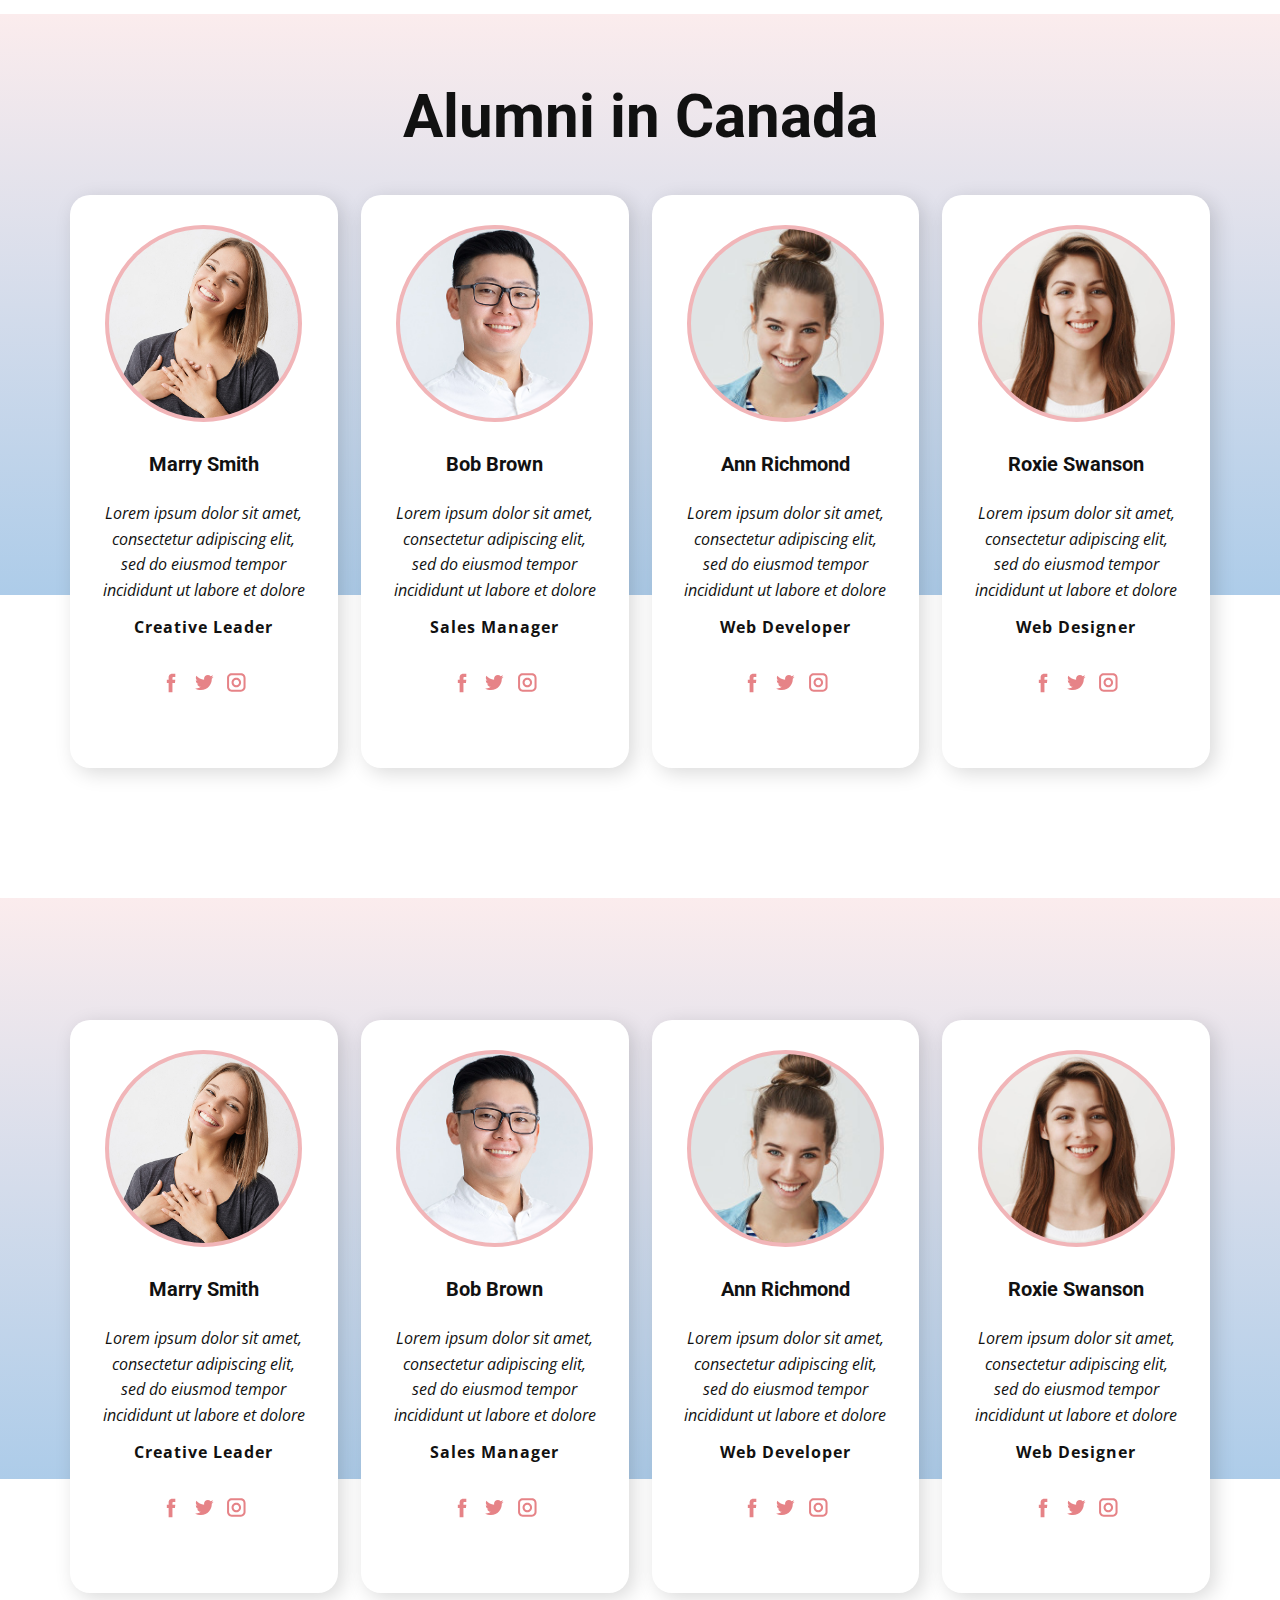
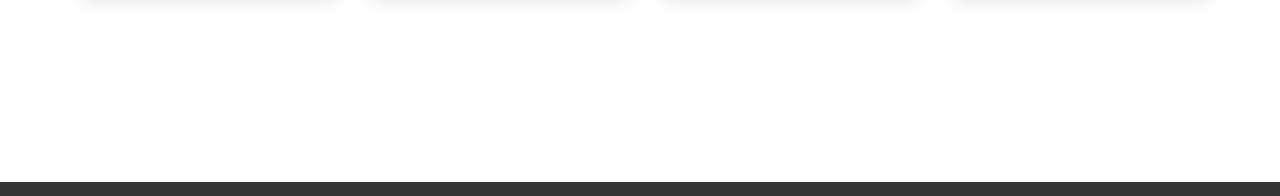
<file: Canada_Alumni_Profile/Contact.html>
<!DOCTYPE html>
<html style="font-size: 16px;" lang="en"><head>
    <meta name="viewport" content="width=device-width, initial-scale=1.0">
    <meta charset="utf-8">
    <meta name="keywords" content="Meet Our Best Team">
    <meta name="description" content="">
    <title>US Alumni</title>
    <link rel="stylesheet" href="nicepage.css" media="screen">
<link rel="stylesheet" href="Contact.css" media="screen">
    <script class="u-script" type="text/javascript" src="jquery.js" defer=""></script>
    <script class="u-script" type="text/javascript" src="nicepage.js" defer=""></script>
    <meta name="generator" content="Nicepage 5.10.10, nicepage.com">
    <link id="u-theme-google-font" rel="stylesheet" href="https://fonts.googleapis.com/css?family=Roboto:100,100i,300,300i,400,400i,500,500i,700,700i,900,900i|Open+Sans:300,300i,400,400i,500,500i,600,600i,700,700i,800,800i">
    
    
    
    <script type="application/ld+json">{
		"@context": "http://schema.org",
		"@type": "Organization",
		"name": ""
}</script>
    <meta name="theme-color" content="#478ac9">
    <meta property="og:title" content="Contact">
    <meta property="og:type" content="website">
  <meta data-intl-tel-input-cdn-path="intlTelInput/"></head>
  <body class="u-body u-xl-mode" data-lang="en"><header class="u-clearfix u-header u-header" id="sec-b9df"><div class="u-clearfix u-sheet u-sheet-1"></div></header>
    <section class="u-align-center u-clearfix u-white u-section-1" id="carousel_9c6c">
      <div class="u-expanded-width u-gradient u-shape u-shape-rectangle u-shape-1"></div>
      <h1 class="u-custom-font u-heading-font u-text u-text-default u-text-1">Alumni in Canada</h1>
      <div class="u-list u-list-1">
        <div class="u-repeater u-repeater-1">
          <div class="u-align-center u-container-style u-list-item u-radius-20 u-repeater-item u-shape-round u-white u-list-item-1">
            <div class="u-container-layout u-similar-container u-valign-top u-container-layout-1">
              <div class="u-border-4 u-border-palette-2-light-2 u-image u-image-circle u-preserve-proportions u-image-1" alt="" data-image-width="900" data-image-height="600"></div>
              <h4 class="u-text u-text-default u-text-2">Marry Smith</h4>
              <p class="u-text u-text-body-color u-text-3">Lorem ipsum dolor sit amet, consectetur adipiscing elit, sed do eiusmod tempor incididunt ut labore et dolore</p>
              <p class="u-text u-text-default u-text-4"> Creative Leader</p>
              <div class="u-social-icons u-spacing-10 u-social-icons-1">
                <a class="u-social-url" title="facebook" target="_blank" href="https://facebook.com/name"><span class="u-icon u-social-facebook u-social-icon u-text-palette-2-light-1"><svg class="u-svg-link" preserveAspectRatio="xMidYMin slice" viewBox="0 0 112 112" style=""><use xmlns:xlink="http://www.w3.org/1999/xlink" xlink:href="#svg-3d33"></use></svg><svg class="u-svg-content" viewBox="0 0 112 112" x="0" y="0" id="svg-3d33"><path fill="currentColor" d="M75.5,28.8H65.4c-1.5,0-4,0.9-4,4.3v9.4h13.9l-1.5,15.8H61.4v45.1H42.8V58.3h-8.8V42.4h8.8V32.2
c0-7.4,3.4-18.8,18.8-18.8h13.8v15.4H75.5z"></path></svg></span>
                </a>
                <a class="u-social-url" title="twitter" target="_blank" href="https://twitter.com/name"><span class="u-icon u-social-icon u-social-twitter u-text-palette-2-light-1"><svg class="u-svg-link" preserveAspectRatio="xMidYMin slice" viewBox="0 0 112 112" style=""><use xmlns:xlink="http://www.w3.org/1999/xlink" xlink:href="#svg-5bfa"></use></svg><svg class="u-svg-content" viewBox="0 0 112 112" x="0" y="0" id="svg-5bfa"><path fill="currentColor" d="M92.2,38.2c0,0.8,0,1.6,0,2.3c0,24.3-18.6,52.4-52.6,52.4c-10.6,0.1-20.2-2.9-28.5-8.2
	c1.4,0.2,2.9,0.2,4.4,0.2c8.7,0,16.7-2.9,23-7.9c-8.1-0.2-14.9-5.5-17.3-12.8c1.1,0.2,2.4,0.2,3.4,0.2c1.6,0,3.3-0.2,4.8-0.7
	c-8.4-1.6-14.9-9.2-14.9-18c0-0.2,0-0.2,0-0.2c2.5,1.4,5.4,2.2,8.4,2.3c-5-3.3-8.3-8.9-8.3-15.4c0-3.4,1-6.5,2.5-9.2
	c9.1,11.1,22.7,18.5,38,19.2c-0.2-1.4-0.4-2.8-0.4-4.3c0.1-10,8.3-18.2,18.5-18.2c5.4,0,10.1,2.2,13.5,5.7c4.3-0.8,8.1-2.3,11.7-4.5
	c-1.4,4.3-4.3,7.9-8.1,10.1c3.7-0.4,7.3-1.4,10.6-2.9C98.9,32.3,95.7,35.5,92.2,38.2z"></path></svg></span>
                </a>
                <a class="u-social-url" title="instagram" target="_blank" href="https://instagram.com/name"><span class="u-icon u-social-icon u-social-instagram u-text-palette-2-light-1"><svg class="u-svg-link" preserveAspectRatio="xMidYMin slice" viewBox="0 0 112 112" style=""><use xmlns:xlink="http://www.w3.org/1999/xlink" xlink:href="#svg-c3b5"></use></svg><svg class="u-svg-content" viewBox="0 0 112 112" x="0" y="0" id="svg-c3b5"><path fill="currentColor" d="M55.9,32.9c-12.8,0-23.2,10.4-23.2,23.2s10.4,23.2,23.2,23.2s23.2-10.4,23.2-23.2S68.7,32.9,55.9,32.9z
	 M55.9,69.4c-7.4,0-13.3-6-13.3-13.3c-0.1-7.4,6-13.3,13.3-13.3s13.3,6,13.3,13.3C69.3,63.5,63.3,69.4,55.9,69.4z"></path><path fill="#FFFFFF" d="M79.7,26.8c-3,0-5.4,2.5-5.4,5.4s2.5,5.4,5.4,5.4c3,0,5.4-2.5,5.4-5.4S82.7,26.8,79.7,26.8z"></path><path fill="currentColor" d="M78.2,11H33.5C21,11,10.8,21.3,10.8,33.7v44.7c0,12.6,10.2,22.8,22.7,22.8h44.7c12.6,0,22.7-10.2,22.7-22.7
	V33.7C100.8,21.1,90.6,11,78.2,11z M91,78.4c0,7.1-5.8,12.8-12.8,12.8H33.5c-7.1,0-12.8-5.8-12.8-12.8V33.7
	c0-7.1,5.8-12.8,12.8-12.8h44.7c7.1,0,12.8,5.8,12.8,12.8V78.4z"></path></svg></span>
                </a>
              </div>
            </div>
          </div>
          <div class="u-align-center u-container-style u-list-item u-radius-20 u-repeater-item u-shape-round u-white u-list-item-2">
            <div class="u-container-layout u-similar-container u-valign-top u-container-layout-2">
              <div class="u-border-4 u-border-palette-2-light-2 u-image u-image-circle u-preserve-proportions u-image-2" alt="" data-image-width="626" data-image-height="417"></div>
              <h4 class="u-text u-text-default u-text-5">Bob Brown</h4>
              <p class="u-text u-text-body-color u-text-6">Lorem ipsum dolor sit amet, consectetur adipiscing elit, sed do eiusmod tempor incididunt ut labore et dolore</p>
              <p class="u-text u-text-default u-text-7">Sales Manager</p>
              <div class="u-social-icons u-spacing-10 u-social-icons-2">
                <a class="u-social-url" title="facebook" target="_blank" href="https://facebook.com/name"><span class="u-icon u-social-facebook u-social-icon u-text-palette-2-light-1"><svg class="u-svg-link" preserveAspectRatio="xMidYMin slice" viewBox="0 0 112 112" style=""><use xmlns:xlink="http://www.w3.org/1999/xlink" xlink:href="#svg-5f94"></use></svg><svg class="u-svg-content" viewBox="0 0 112 112" x="0" y="0" id="svg-5f94"><path fill="currentColor" d="M75.5,28.8H65.4c-1.5,0-4,0.9-4,4.3v9.4h13.9l-1.5,15.8H61.4v45.1H42.8V58.3h-8.8V42.4h8.8V32.2
c0-7.4,3.4-18.8,18.8-18.8h13.8v15.4H75.5z"></path></svg></span>
                </a>
                <a class="u-social-url" title="twitter" target="_blank" href="https://twitter.com/name"><span class="u-icon u-social-icon u-social-twitter u-text-palette-2-light-1"><svg class="u-svg-link" preserveAspectRatio="xMidYMin slice" viewBox="0 0 112 112" style=""><use xmlns:xlink="http://www.w3.org/1999/xlink" xlink:href="#svg-f5e8"></use></svg><svg class="u-svg-content" viewBox="0 0 112 112" x="0" y="0" id="svg-f5e8"><path fill="currentColor" d="M92.2,38.2c0,0.8,0,1.6,0,2.3c0,24.3-18.6,52.4-52.6,52.4c-10.6,0.1-20.2-2.9-28.5-8.2
	c1.4,0.2,2.9,0.2,4.4,0.2c8.7,0,16.7-2.9,23-7.9c-8.1-0.2-14.9-5.5-17.3-12.8c1.1,0.2,2.4,0.2,3.4,0.2c1.6,0,3.3-0.2,4.8-0.7
	c-8.4-1.6-14.9-9.2-14.9-18c0-0.2,0-0.2,0-0.2c2.5,1.4,5.4,2.2,8.4,2.3c-5-3.3-8.3-8.9-8.3-15.4c0-3.4,1-6.5,2.5-9.2
	c9.1,11.1,22.7,18.5,38,19.2c-0.2-1.4-0.4-2.8-0.4-4.3c0.1-10,8.3-18.2,18.5-18.2c5.4,0,10.1,2.2,13.5,5.7c4.3-0.8,8.1-2.3,11.7-4.5
	c-1.4,4.3-4.3,7.9-8.1,10.1c3.7-0.4,7.3-1.4,10.6-2.9C98.9,32.3,95.7,35.5,92.2,38.2z"></path></svg></span>
                </a>
                <a class="u-social-url" title="instagram" target="_blank" href="https://instagram.com/name"><span class="u-icon u-social-icon u-social-instagram u-text-palette-2-light-1"><svg class="u-svg-link" preserveAspectRatio="xMidYMin slice" viewBox="0 0 112 112" style=""><use xmlns:xlink="http://www.w3.org/1999/xlink" xlink:href="#svg-0562"></use></svg><svg class="u-svg-content" viewBox="0 0 112 112" x="0" y="0" id="svg-0562"><path fill="currentColor" d="M55.9,32.9c-12.8,0-23.2,10.4-23.2,23.2s10.4,23.2,23.2,23.2s23.2-10.4,23.2-23.2S68.7,32.9,55.9,32.9z
	 M55.9,69.4c-7.4,0-13.3-6-13.3-13.3c-0.1-7.4,6-13.3,13.3-13.3s13.3,6,13.3,13.3C69.3,63.5,63.3,69.4,55.9,69.4z"></path><path fill="#FFFFFF" d="M79.7,26.8c-3,0-5.4,2.5-5.4,5.4s2.5,5.4,5.4,5.4c3,0,5.4-2.5,5.4-5.4S82.7,26.8,79.7,26.8z"></path><path fill="currentColor" d="M78.2,11H33.5C21,11,10.8,21.3,10.8,33.7v44.7c0,12.6,10.2,22.8,22.7,22.8h44.7c12.6,0,22.7-10.2,22.7-22.7
	V33.7C100.8,21.1,90.6,11,78.2,11z M91,78.4c0,7.1-5.8,12.8-12.8,12.8H33.5c-7.1,0-12.8-5.8-12.8-12.8V33.7
	c0-7.1,5.8-12.8,12.8-12.8h44.7c7.1,0,12.8,5.8,12.8,12.8V78.4z"></path></svg></span>
                </a>
              </div>
            </div>
          </div>
          <div class="u-align-center u-container-style u-list-item u-radius-20 u-repeater-item u-shape-round u-white u-list-item-3">
            <div class="u-container-layout u-similar-container u-valign-top u-container-layout-3">
              <div class="u-border-4 u-border-palette-2-light-2 u-image u-image-circle u-preserve-proportions u-image-3" alt="" data-image-width="206" data-image-height="206"></div>
              <h4 class="u-text u-text-default u-text-8"> Ann Richmond</h4>
              <p class="u-text u-text-body-color u-text-9">Lorem ipsum dolor sit amet, consectetur adipiscing elit, sed do eiusmod tempor incididunt ut labore et dolore</p>
              <p class="u-text u-text-default u-text-10"> Web Developer</p>
              <div class="u-social-icons u-spacing-10 u-social-icons-3">
                <a class="u-social-url" title="facebook" target="_blank" href="https://facebook.com/name"><span class="u-icon u-social-facebook u-social-icon u-text-palette-2-light-1"><svg class="u-svg-link" preserveAspectRatio="xMidYMin slice" viewBox="0 0 112 112" style=""><use xmlns:xlink="http://www.w3.org/1999/xlink" xlink:href="#svg-465b"></use></svg><svg class="u-svg-content" viewBox="0 0 112 112" x="0" y="0" id="svg-465b"><path fill="currentColor" d="M75.5,28.8H65.4c-1.5,0-4,0.9-4,4.3v9.4h13.9l-1.5,15.8H61.4v45.1H42.8V58.3h-8.8V42.4h8.8V32.2
c0-7.4,3.4-18.8,18.8-18.8h13.8v15.4H75.5z"></path></svg></span>
                </a>
                <a class="u-social-url" title="twitter" target="_blank" href="https://twitter.com/name"><span class="u-icon u-social-icon u-social-twitter u-text-palette-2-light-1"><svg class="u-svg-link" preserveAspectRatio="xMidYMin slice" viewBox="0 0 112 112" style=""><use xmlns:xlink="http://www.w3.org/1999/xlink" xlink:href="#svg-e403"></use></svg><svg class="u-svg-content" viewBox="0 0 112 112" x="0" y="0" id="svg-e403"><path fill="currentColor" d="M92.2,38.2c0,0.8,0,1.6,0,2.3c0,24.3-18.6,52.4-52.6,52.4c-10.6,0.1-20.2-2.9-28.5-8.2
	c1.4,0.2,2.9,0.2,4.4,0.2c8.7,0,16.7-2.9,23-7.9c-8.1-0.2-14.9-5.5-17.3-12.8c1.1,0.2,2.4,0.2,3.4,0.2c1.6,0,3.3-0.2,4.8-0.7
	c-8.4-1.6-14.9-9.2-14.9-18c0-0.2,0-0.2,0-0.2c2.5,1.4,5.4,2.2,8.4,2.3c-5-3.3-8.3-8.9-8.3-15.4c0-3.4,1-6.5,2.5-9.2
	c9.1,11.1,22.7,18.5,38,19.2c-0.2-1.4-0.4-2.8-0.4-4.3c0.1-10,8.3-18.2,18.5-18.2c5.4,0,10.1,2.2,13.5,5.7c4.3-0.8,8.1-2.3,11.7-4.5
	c-1.4,4.3-4.3,7.9-8.1,10.1c3.7-0.4,7.3-1.4,10.6-2.9C98.9,32.3,95.7,35.5,92.2,38.2z"></path></svg></span>
                </a>
                <a class="u-social-url" title="instagram" target="_blank" href="https://instagram.com/name"><span class="u-icon u-social-icon u-social-instagram u-text-palette-2-light-1"><svg class="u-svg-link" preserveAspectRatio="xMidYMin slice" viewBox="0 0 112 112" style=""><use xmlns:xlink="http://www.w3.org/1999/xlink" xlink:href="#svg-5385"></use></svg><svg class="u-svg-content" viewBox="0 0 112 112" x="0" y="0" id="svg-5385"><path fill="currentColor" d="M55.9,32.9c-12.8,0-23.2,10.4-23.2,23.2s10.4,23.2,23.2,23.2s23.2-10.4,23.2-23.2S68.7,32.9,55.9,32.9z
	 M55.9,69.4c-7.4,0-13.3-6-13.3-13.3c-0.1-7.4,6-13.3,13.3-13.3s13.3,6,13.3,13.3C69.3,63.5,63.3,69.4,55.9,69.4z"></path><path fill="#FFFFFF" d="M79.7,26.8c-3,0-5.4,2.5-5.4,5.4s2.5,5.4,5.4,5.4c3,0,5.4-2.5,5.4-5.4S82.7,26.8,79.7,26.8z"></path><path fill="currentColor" d="M78.2,11H33.5C21,11,10.8,21.3,10.8,33.7v44.7c0,12.6,10.2,22.8,22.7,22.8h44.7c12.6,0,22.7-10.2,22.7-22.7
	V33.7C100.8,21.1,90.6,11,78.2,11z M91,78.4c0,7.1-5.8,12.8-12.8,12.8H33.5c-7.1,0-12.8-5.8-12.8-12.8V33.7
	c0-7.1,5.8-12.8,12.8-12.8h44.7c7.1,0,12.8,5.8,12.8,12.8V78.4z"></path></svg></span>
                </a>
              </div>
            </div>
          </div>
          <div class="u-align-center u-container-style u-list-item u-radius-20 u-repeater-item u-shape-round u-white u-list-item-4">
            <div class="u-container-layout u-similar-container u-valign-top u-container-layout-4">
              <div class="u-border-4 u-border-palette-2-light-2 u-image u-image-circle u-preserve-proportions u-image-4" alt="" data-image-width="626" data-image-height="417"></div>
              <h4 class="u-text u-text-default u-text-11"> Roxie Swanson</h4>
              <p class="u-text u-text-body-color u-text-12">Lorem ipsum dolor sit amet, consectetur adipiscing elit, sed do eiusmod tempor incididunt ut labore et dolore</p>
              <p class="u-text u-text-default u-text-13">Web Designer</p>
              <div class="u-social-icons u-spacing-10 u-social-icons-4">
                <a class="u-social-url" title="facebook" target="_blank" href="https://facebook.com/name"><span class="u-icon u-social-facebook u-social-icon u-text-palette-2-light-1"><svg class="u-svg-link" preserveAspectRatio="xMidYMin slice" viewBox="0 0 112 112" style=""><use xmlns:xlink="http://www.w3.org/1999/xlink" xlink:href="#svg-2437"></use></svg><svg class="u-svg-content" viewBox="0 0 112 112" x="0" y="0" id="svg-2437"><path fill="currentColor" d="M75.5,28.8H65.4c-1.5,0-4,0.9-4,4.3v9.4h13.9l-1.5,15.8H61.4v45.1H42.8V58.3h-8.8V42.4h8.8V32.2
c0-7.4,3.4-18.8,18.8-18.8h13.8v15.4H75.5z"></path></svg></span>
                </a>
                <a class="u-social-url" title="twitter" target="_blank" href="https://twitter.com/name"><span class="u-icon u-social-icon u-social-twitter u-text-palette-2-light-1"><svg class="u-svg-link" preserveAspectRatio="xMidYMin slice" viewBox="0 0 112 112" style=""><use xmlns:xlink="http://www.w3.org/1999/xlink" xlink:href="#svg-8385"></use></svg><svg class="u-svg-content" viewBox="0 0 112 112" x="0" y="0" id="svg-8385"><path fill="currentColor" d="M92.2,38.2c0,0.8,0,1.6,0,2.3c0,24.3-18.6,52.4-52.6,52.4c-10.6,0.1-20.2-2.9-28.5-8.2
	c1.4,0.2,2.9,0.2,4.4,0.2c8.7,0,16.7-2.9,23-7.9c-8.1-0.2-14.9-5.5-17.3-12.8c1.1,0.2,2.4,0.2,3.4,0.2c1.6,0,3.3-0.2,4.8-0.7
	c-8.4-1.6-14.9-9.2-14.9-18c0-0.2,0-0.2,0-0.2c2.5,1.4,5.4,2.2,8.4,2.3c-5-3.3-8.3-8.9-8.3-15.4c0-3.4,1-6.5,2.5-9.2
	c9.1,11.1,22.7,18.5,38,19.2c-0.2-1.4-0.4-2.8-0.4-4.3c0.1-10,8.3-18.2,18.5-18.2c5.4,0,10.1,2.2,13.5,5.7c4.3-0.8,8.1-2.3,11.7-4.5
	c-1.4,4.3-4.3,7.9-8.1,10.1c3.7-0.4,7.3-1.4,10.6-2.9C98.9,32.3,95.7,35.5,92.2,38.2z"></path></svg></span>
                </a>
                <a class="u-social-url" title="instagram" target="_blank" href="https://instagram.com/name"><span class="u-icon u-social-icon u-social-instagram u-text-palette-2-light-1"><svg class="u-svg-link" preserveAspectRatio="xMidYMin slice" viewBox="0 0 112 112" style=""><use xmlns:xlink="http://www.w3.org/1999/xlink" xlink:href="#svg-89d8"></use></svg><svg class="u-svg-content" viewBox="0 0 112 112" x="0" y="0" id="svg-89d8"><path fill="currentColor" d="M55.9,32.9c-12.8,0-23.2,10.4-23.2,23.2s10.4,23.2,23.2,23.2s23.2-10.4,23.2-23.2S68.7,32.9,55.9,32.9z
	 M55.9,69.4c-7.4,0-13.3-6-13.3-13.3c-0.1-7.4,6-13.3,13.3-13.3s13.3,6,13.3,13.3C69.3,63.5,63.3,69.4,55.9,69.4z"></path><path fill="#FFFFFF" d="M79.7,26.8c-3,0-5.4,2.5-5.4,5.4s2.5,5.4,5.4,5.4c3,0,5.4-2.5,5.4-5.4S82.7,26.8,79.7,26.8z"></path><path fill="currentColor" d="M78.2,11H33.5C21,11,10.8,21.3,10.8,33.7v44.7c0,12.6,10.2,22.8,22.7,22.8h44.7c12.6,0,22.7-10.2,22.7-22.7
	V33.7C100.8,21.1,90.6,11,78.2,11z M91,78.4c0,7.1-5.8,12.8-12.8,12.8H33.5c-7.1,0-12.8-5.8-12.8-12.8V33.7
	c0-7.1,5.8-12.8,12.8-12.8h44.7c7.1,0,12.8,5.8,12.8,12.8V78.4z"></path></svg></span>
                </a>
              </div>
            </div>
          </div>
        </div>
      </div>
    </section>
    <section class="u-align-center u-clearfix u-white u-section-2" id="carousel_cca6">
      <div class="u-expanded-width u-gradient u-shape u-shape-rectangle u-shape-1"></div>
      <div class="u-list u-list-1">
        <div class="u-repeater u-repeater-1">
          <div class="u-align-center u-container-style u-list-item u-radius-20 u-repeater-item u-shape-round u-white u-list-item-1">
            <div class="u-container-layout u-similar-container u-valign-top u-container-layout-1">
              <div class="u-border-4 u-border-palette-2-light-2 u-image u-image-circle u-preserve-proportions u-image-1" alt="" data-image-width="900" data-image-height="600"></div>
              <h4 class="u-text u-text-default u-text-1">Marry Smith</h4>
              <p class="u-text u-text-body-color u-text-2">Lorem ipsum dolor sit amet, consectetur adipiscing elit, sed do eiusmod tempor incididunt ut labore et dolore</p>
              <p class="u-text u-text-default u-text-3"> Creative Leader</p>
              <div class="u-social-icons u-spacing-10 u-social-icons-1">
                <a class="u-social-url" title="facebook" target="_blank" href="https://facebook.com/name"><span class="u-icon u-social-facebook u-social-icon u-text-palette-2-light-1"><svg class="u-svg-link" preserveAspectRatio="xMidYMin slice" viewBox="0 0 112 112" style=""><use xmlns:xlink="http://www.w3.org/1999/xlink" xlink:href="#svg-3d33"></use></svg><svg class="u-svg-content" viewBox="0 0 112 112" x="0" y="0" id="svg-3d33"><path fill="currentColor" d="M75.5,28.8H65.4c-1.5,0-4,0.9-4,4.3v9.4h13.9l-1.5,15.8H61.4v45.1H42.8V58.3h-8.8V42.4h8.8V32.2
c0-7.4,3.4-18.8,18.8-18.8h13.8v15.4H75.5z"></path></svg></span>
                </a>
                <a class="u-social-url" title="twitter" target="_blank" href="https://twitter.com/name"><span class="u-icon u-social-icon u-social-twitter u-text-palette-2-light-1"><svg class="u-svg-link" preserveAspectRatio="xMidYMin slice" viewBox="0 0 112 112" style=""><use xmlns:xlink="http://www.w3.org/1999/xlink" xlink:href="#svg-5bfa"></use></svg><svg class="u-svg-content" viewBox="0 0 112 112" x="0" y="0" id="svg-5bfa"><path fill="currentColor" d="M92.2,38.2c0,0.8,0,1.6,0,2.3c0,24.3-18.6,52.4-52.6,52.4c-10.6,0.1-20.2-2.9-28.5-8.2
	c1.4,0.2,2.9,0.2,4.4,0.2c8.7,0,16.7-2.9,23-7.9c-8.1-0.2-14.9-5.5-17.3-12.8c1.1,0.2,2.4,0.2,3.4,0.2c1.6,0,3.3-0.2,4.8-0.7
	c-8.4-1.6-14.9-9.2-14.9-18c0-0.2,0-0.2,0-0.2c2.5,1.4,5.4,2.2,8.4,2.3c-5-3.3-8.3-8.9-8.3-15.4c0-3.4,1-6.5,2.5-9.2
	c9.1,11.1,22.7,18.5,38,19.2c-0.2-1.4-0.4-2.8-0.4-4.3c0.1-10,8.3-18.2,18.5-18.2c5.4,0,10.1,2.2,13.5,5.7c4.3-0.8,8.1-2.3,11.7-4.5
	c-1.4,4.3-4.3,7.9-8.1,10.1c3.7-0.4,7.3-1.4,10.6-2.9C98.9,32.3,95.7,35.5,92.2,38.2z"></path></svg></span>
                </a>
                <a class="u-social-url" title="instagram" target="_blank" href="https://instagram.com/name"><span class="u-icon u-social-icon u-social-instagram u-text-palette-2-light-1"><svg class="u-svg-link" preserveAspectRatio="xMidYMin slice" viewBox="0 0 112 112" style=""><use xmlns:xlink="http://www.w3.org/1999/xlink" xlink:href="#svg-c3b5"></use></svg><svg class="u-svg-content" viewBox="0 0 112 112" x="0" y="0" id="svg-c3b5"><path fill="currentColor" d="M55.9,32.9c-12.8,0-23.2,10.4-23.2,23.2s10.4,23.2,23.2,23.2s23.2-10.4,23.2-23.2S68.7,32.9,55.9,32.9z
	 M55.9,69.4c-7.4,0-13.3-6-13.3-13.3c-0.1-7.4,6-13.3,13.3-13.3s13.3,6,13.3,13.3C69.3,63.5,63.3,69.4,55.9,69.4z"></path><path fill="#FFFFFF" d="M79.7,26.8c-3,0-5.4,2.5-5.4,5.4s2.5,5.4,5.4,5.4c3,0,5.4-2.5,5.4-5.4S82.7,26.8,79.7,26.8z"></path><path fill="currentColor" d="M78.2,11H33.5C21,11,10.8,21.3,10.8,33.7v44.7c0,12.6,10.2,22.8,22.7,22.8h44.7c12.6,0,22.7-10.2,22.7-22.7
	V33.7C100.8,21.1,90.6,11,78.2,11z M91,78.4c0,7.1-5.8,12.8-12.8,12.8H33.5c-7.1,0-12.8-5.8-12.8-12.8V33.7
	c0-7.1,5.8-12.8,12.8-12.8h44.7c7.1,0,12.8,5.8,12.8,12.8V78.4z"></path></svg></span>
                </a>
              </div>
            </div>
          </div>
          <div class="u-align-center u-container-style u-list-item u-radius-20 u-repeater-item u-shape-round u-white u-list-item-2">
            <div class="u-container-layout u-similar-container u-valign-top u-container-layout-2">
              <div class="u-border-4 u-border-palette-2-light-2 u-image u-image-circle u-preserve-proportions u-image-2" alt="" data-image-width="626" data-image-height="417"></div>
              <h4 class="u-text u-text-default u-text-4">Bob Brown</h4>
              <p class="u-text u-text-body-color u-text-5">Lorem ipsum dolor sit amet, consectetur adipiscing elit, sed do eiusmod tempor incididunt ut labore et dolore</p>
              <p class="u-text u-text-default u-text-6">Sales Manager</p>
              <div class="u-social-icons u-spacing-10 u-social-icons-2">
                <a class="u-social-url" title="facebook" target="_blank" href="https://facebook.com/name"><span class="u-icon u-social-facebook u-social-icon u-text-palette-2-light-1"><svg class="u-svg-link" preserveAspectRatio="xMidYMin slice" viewBox="0 0 112 112" style=""><use xmlns:xlink="http://www.w3.org/1999/xlink" xlink:href="#svg-5f94"></use></svg><svg class="u-svg-content" viewBox="0 0 112 112" x="0" y="0" id="svg-5f94"><path fill="currentColor" d="M75.5,28.8H65.4c-1.5,0-4,0.9-4,4.3v9.4h13.9l-1.5,15.8H61.4v45.1H42.8V58.3h-8.8V42.4h8.8V32.2
c0-7.4,3.4-18.8,18.8-18.8h13.8v15.4H75.5z"></path></svg></span>
                </a>
                <a class="u-social-url" title="twitter" target="_blank" href="https://twitter.com/name"><span class="u-icon u-social-icon u-social-twitter u-text-palette-2-light-1"><svg class="u-svg-link" preserveAspectRatio="xMidYMin slice" viewBox="0 0 112 112" style=""><use xmlns:xlink="http://www.w3.org/1999/xlink" xlink:href="#svg-f5e8"></use></svg><svg class="u-svg-content" viewBox="0 0 112 112" x="0" y="0" id="svg-f5e8"><path fill="currentColor" d="M92.2,38.2c0,0.8,0,1.6,0,2.3c0,24.3-18.6,52.4-52.6,52.4c-10.6,0.1-20.2-2.9-28.5-8.2
	c1.4,0.2,2.9,0.2,4.4,0.2c8.7,0,16.7-2.9,23-7.9c-8.1-0.2-14.9-5.5-17.3-12.8c1.1,0.2,2.4,0.2,3.4,0.2c1.6,0,3.3-0.2,4.8-0.7
	c-8.4-1.6-14.9-9.2-14.9-18c0-0.2,0-0.2,0-0.2c2.5,1.4,5.4,2.2,8.4,2.3c-5-3.3-8.3-8.9-8.3-15.4c0-3.4,1-6.5,2.5-9.2
	c9.1,11.1,22.7,18.5,38,19.2c-0.2-1.4-0.4-2.8-0.4-4.3c0.1-10,8.3-18.2,18.5-18.2c5.4,0,10.1,2.2,13.5,5.7c4.3-0.8,8.1-2.3,11.7-4.5
	c-1.4,4.3-4.3,7.9-8.1,10.1c3.7-0.4,7.3-1.4,10.6-2.9C98.9,32.3,95.7,35.5,92.2,38.2z"></path></svg></span>
                </a>
                <a class="u-social-url" title="instagram" target="_blank" href="https://instagram.com/name"><span class="u-icon u-social-icon u-social-instagram u-text-palette-2-light-1"><svg class="u-svg-link" preserveAspectRatio="xMidYMin slice" viewBox="0 0 112 112" style=""><use xmlns:xlink="http://www.w3.org/1999/xlink" xlink:href="#svg-0562"></use></svg><svg class="u-svg-content" viewBox="0 0 112 112" x="0" y="0" id="svg-0562"><path fill="currentColor" d="M55.9,32.9c-12.8,0-23.2,10.4-23.2,23.2s10.4,23.2,23.2,23.2s23.2-10.4,23.2-23.2S68.7,32.9,55.9,32.9z
	 M55.9,69.4c-7.4,0-13.3-6-13.3-13.3c-0.1-7.4,6-13.3,13.3-13.3s13.3,6,13.3,13.3C69.3,63.5,63.3,69.4,55.9,69.4z"></path><path fill="#FFFFFF" d="M79.7,26.8c-3,0-5.4,2.5-5.4,5.4s2.5,5.4,5.4,5.4c3,0,5.4-2.5,5.4-5.4S82.7,26.8,79.7,26.8z"></path><path fill="currentColor" d="M78.2,11H33.5C21,11,10.8,21.3,10.8,33.7v44.7c0,12.6,10.2,22.8,22.7,22.8h44.7c12.6,0,22.7-10.2,22.7-22.7
	V33.7C100.8,21.1,90.6,11,78.2,11z M91,78.4c0,7.1-5.8,12.8-12.8,12.8H33.5c-7.1,0-12.8-5.8-12.8-12.8V33.7
	c0-7.1,5.8-12.8,12.8-12.8h44.7c7.1,0,12.8,5.8,12.8,12.8V78.4z"></path></svg></span>
                </a>
              </div>
            </div>
          </div>
          <div class="u-align-center u-container-style u-list-item u-radius-20 u-repeater-item u-shape-round u-white u-list-item-3">
            <div class="u-container-layout u-similar-container u-valign-top u-container-layout-3">
              <div class="u-border-4 u-border-palette-2-light-2 u-image u-image-circle u-preserve-proportions u-image-3" alt="" data-image-width="206" data-image-height="206"></div>
              <h4 class="u-text u-text-default u-text-7"> Ann Richmond</h4>
              <p class="u-text u-text-body-color u-text-8">Lorem ipsum dolor sit amet, consectetur adipiscing elit, sed do eiusmod tempor incididunt ut labore et dolore</p>
              <p class="u-text u-text-default u-text-9"> Web Developer</p>
              <div class="u-social-icons u-spacing-10 u-social-icons-3">
                <a class="u-social-url" title="facebook" target="_blank" href="https://facebook.com/name"><span class="u-icon u-social-facebook u-social-icon u-text-palette-2-light-1"><svg class="u-svg-link" preserveAspectRatio="xMidYMin slice" viewBox="0 0 112 112" style=""><use xmlns:xlink="http://www.w3.org/1999/xlink" xlink:href="#svg-465b"></use></svg><svg class="u-svg-content" viewBox="0 0 112 112" x="0" y="0" id="svg-465b"><path fill="currentColor" d="M75.5,28.8H65.4c-1.5,0-4,0.9-4,4.3v9.4h13.9l-1.5,15.8H61.4v45.1H42.8V58.3h-8.8V42.4h8.8V32.2
c0-7.4,3.4-18.8,18.8-18.8h13.8v15.4H75.5z"></path></svg></span>
                </a>
                <a class="u-social-url" title="twitter" target="_blank" href="https://twitter.com/name"><span class="u-icon u-social-icon u-social-twitter u-text-palette-2-light-1"><svg class="u-svg-link" preserveAspectRatio="xMidYMin slice" viewBox="0 0 112 112" style=""><use xmlns:xlink="http://www.w3.org/1999/xlink" xlink:href="#svg-e403"></use></svg><svg class="u-svg-content" viewBox="0 0 112 112" x="0" y="0" id="svg-e403"><path fill="currentColor" d="M92.2,38.2c0,0.8,0,1.6,0,2.3c0,24.3-18.6,52.4-52.6,52.4c-10.6,0.1-20.2-2.9-28.5-8.2
	c1.4,0.2,2.9,0.2,4.4,0.2c8.7,0,16.7-2.9,23-7.9c-8.1-0.2-14.9-5.5-17.3-12.8c1.1,0.2,2.4,0.2,3.4,0.2c1.6,0,3.3-0.2,4.8-0.7
	c-8.4-1.6-14.9-9.2-14.9-18c0-0.2,0-0.2,0-0.2c2.5,1.4,5.4,2.2,8.4,2.3c-5-3.3-8.3-8.9-8.3-15.4c0-3.4,1-6.5,2.5-9.2
	c9.1,11.1,22.7,18.5,38,19.2c-0.2-1.4-0.4-2.8-0.4-4.3c0.1-10,8.3-18.2,18.5-18.2c5.4,0,10.1,2.2,13.5,5.7c4.3-0.8,8.1-2.3,11.7-4.5
	c-1.4,4.3-4.3,7.9-8.1,10.1c3.7-0.4,7.3-1.4,10.6-2.9C98.9,32.3,95.7,35.5,92.2,38.2z"></path></svg></span>
                </a>
                <a class="u-social-url" title="instagram" target="_blank" href="https://instagram.com/name"><span class="u-icon u-social-icon u-social-instagram u-text-palette-2-light-1"><svg class="u-svg-link" preserveAspectRatio="xMidYMin slice" viewBox="0 0 112 112" style=""><use xmlns:xlink="http://www.w3.org/1999/xlink" xlink:href="#svg-5385"></use></svg><svg class="u-svg-content" viewBox="0 0 112 112" x="0" y="0" id="svg-5385"><path fill="currentColor" d="M55.9,32.9c-12.8,0-23.2,10.4-23.2,23.2s10.4,23.2,23.2,23.2s23.2-10.4,23.2-23.2S68.7,32.9,55.9,32.9z
	 M55.9,69.4c-7.4,0-13.3-6-13.3-13.3c-0.1-7.4,6-13.3,13.3-13.3s13.3,6,13.3,13.3C69.3,63.5,63.3,69.4,55.9,69.4z"></path><path fill="#FFFFFF" d="M79.7,26.8c-3,0-5.4,2.5-5.4,5.4s2.5,5.4,5.4,5.4c3,0,5.4-2.5,5.4-5.4S82.7,26.8,79.7,26.8z"></path><path fill="currentColor" d="M78.2,11H33.5C21,11,10.8,21.3,10.8,33.7v44.7c0,12.6,10.2,22.8,22.7,22.8h44.7c12.6,0,22.7-10.2,22.7-22.7
	V33.7C100.8,21.1,90.6,11,78.2,11z M91,78.4c0,7.1-5.8,12.8-12.8,12.8H33.5c-7.1,0-12.8-5.8-12.8-12.8V33.7
	c0-7.1,5.8-12.8,12.8-12.8h44.7c7.1,0,12.8,5.8,12.8,12.8V78.4z"></path></svg></span>
                </a>
              </div>
            </div>
          </div>
          <div class="u-align-center u-container-style u-list-item u-radius-20 u-repeater-item u-shape-round u-white u-list-item-4">
            <div class="u-container-layout u-similar-container u-valign-top u-container-layout-4">
              <div class="u-border-4 u-border-palette-2-light-2 u-image u-image-circle u-preserve-proportions u-image-4" alt="" data-image-width="626" data-image-height="417"></div>
              <h4 class="u-text u-text-default u-text-10"> Roxie Swanson</h4>
              <p class="u-text u-text-body-color u-text-11">Lorem ipsum dolor sit amet, consectetur adipiscing elit, sed do eiusmod tempor incididunt ut labore et dolore</p>
              <p class="u-text u-text-default u-text-12">Web Designer</p>
              <div class="u-social-icons u-spacing-10 u-social-icons-4">
                <a class="u-social-url" title="facebook" target="_blank" href="https://facebook.com/name"><span class="u-icon u-social-facebook u-social-icon u-text-palette-2-light-1"><svg class="u-svg-link" preserveAspectRatio="xMidYMin slice" viewBox="0 0 112 112" style=""><use xmlns:xlink="http://www.w3.org/1999/xlink" xlink:href="#svg-2437"></use></svg><svg class="u-svg-content" viewBox="0 0 112 112" x="0" y="0" id="svg-2437"><path fill="currentColor" d="M75.5,28.8H65.4c-1.5,0-4,0.9-4,4.3v9.4h13.9l-1.5,15.8H61.4v45.1H42.8V58.3h-8.8V42.4h8.8V32.2
c0-7.4,3.4-18.8,18.8-18.8h13.8v15.4H75.5z"></path></svg></span>
                </a>
                <a class="u-social-url" title="twitter" target="_blank" href="https://twitter.com/name"><span class="u-icon u-social-icon u-social-twitter u-text-palette-2-light-1"><svg class="u-svg-link" preserveAspectRatio="xMidYMin slice" viewBox="0 0 112 112" style=""><use xmlns:xlink="http://www.w3.org/1999/xlink" xlink:href="#svg-8385"></use></svg><svg class="u-svg-content" viewBox="0 0 112 112" x="0" y="0" id="svg-8385"><path fill="currentColor" d="M92.2,38.2c0,0.8,0,1.6,0,2.3c0,24.3-18.6,52.4-52.6,52.4c-10.6,0.1-20.2-2.9-28.5-8.2
	c1.4,0.2,2.9,0.2,4.4,0.2c8.7,0,16.7-2.9,23-7.9c-8.1-0.2-14.9-5.5-17.3-12.8c1.1,0.2,2.4,0.2,3.4,0.2c1.6,0,3.3-0.2,4.8-0.7
	c-8.4-1.6-14.9-9.2-14.9-18c0-0.2,0-0.2,0-0.2c2.5,1.4,5.4,2.2,8.4,2.3c-5-3.3-8.3-8.9-8.3-15.4c0-3.4,1-6.5,2.5-9.2
	c9.1,11.1,22.7,18.5,38,19.2c-0.2-1.4-0.4-2.8-0.4-4.3c0.1-10,8.3-18.2,18.5-18.2c5.4,0,10.1,2.2,13.5,5.7c4.3-0.8,8.1-2.3,11.7-4.5
	c-1.4,4.3-4.3,7.9-8.1,10.1c3.7-0.4,7.3-1.4,10.6-2.9C98.9,32.3,95.7,35.5,92.2,38.2z"></path></svg></span>
                </a>
                <a class="u-social-url" title="instagram" target="_blank" href="https://instagram.com/name"><span class="u-icon u-social-icon u-social-instagram u-text-palette-2-light-1"><svg class="u-svg-link" preserveAspectRatio="xMidYMin slice" viewBox="0 0 112 112" style=""><use xmlns:xlink="http://www.w3.org/1999/xlink" xlink:href="#svg-89d8"></use></svg><svg class="u-svg-content" viewBox="0 0 112 112" x="0" y="0" id="svg-89d8"><path fill="currentColor" d="M55.9,32.9c-12.8,0-23.2,10.4-23.2,23.2s10.4,23.2,23.2,23.2s23.2-10.4,23.2-23.2S68.7,32.9,55.9,32.9z
	 M55.9,69.4c-7.4,0-13.3-6-13.3-13.3c-0.1-7.4,6-13.3,13.3-13.3s13.3,6,13.3,13.3C69.3,63.5,63.3,69.4,55.9,69.4z"></path><path fill="#FFFFFF" d="M79.7,26.8c-3,0-5.4,2.5-5.4,5.4s2.5,5.4,5.4,5.4c3,0,5.4-2.5,5.4-5.4S82.7,26.8,79.7,26.8z"></path><path fill="currentColor" d="M78.2,11H33.5C21,11,10.8,21.3,10.8,33.7v44.7c0,12.6,10.2,22.8,22.7,22.8h44.7c12.6,0,22.7-10.2,22.7-22.7
	V33.7C100.8,21.1,90.6,11,78.2,11z M91,78.4c0,7.1-5.8,12.8-12.8,12.8H33.5c-7.1,0-12.8-5.8-12.8-12.8V33.7
	c0-7.1,5.8-12.8,12.8-12.8h44.7c7.1,0,12.8,5.8,12.8,12.8V78.4z"></path></svg></span>
                </a>
              </div>
            </div>
          </div>
        </div>
      </div>
    </section>
    
    
    <footer class="u-align-center u-clearfix u-footer u-grey-80 u-footer" id="sec-1b27"><div class="u-align-left u-clearfix u-sheet u-sheet-1"></div></footer>
    <!-- <section class="u-backlink u-clearfix u-grey-80">
      <a class="u-link" href="https://nicepage.com/website-templates" target="_blank">
        <span>Website Templates</span>
      </a>
      <p class="u-text">
        <span>created with</span>
      </p>
      <a class="u-link" href="" target="_blank">
        <span>Website Builder Software</span>
      </a>. 
    </section> -->
  
</body></html>
</file>
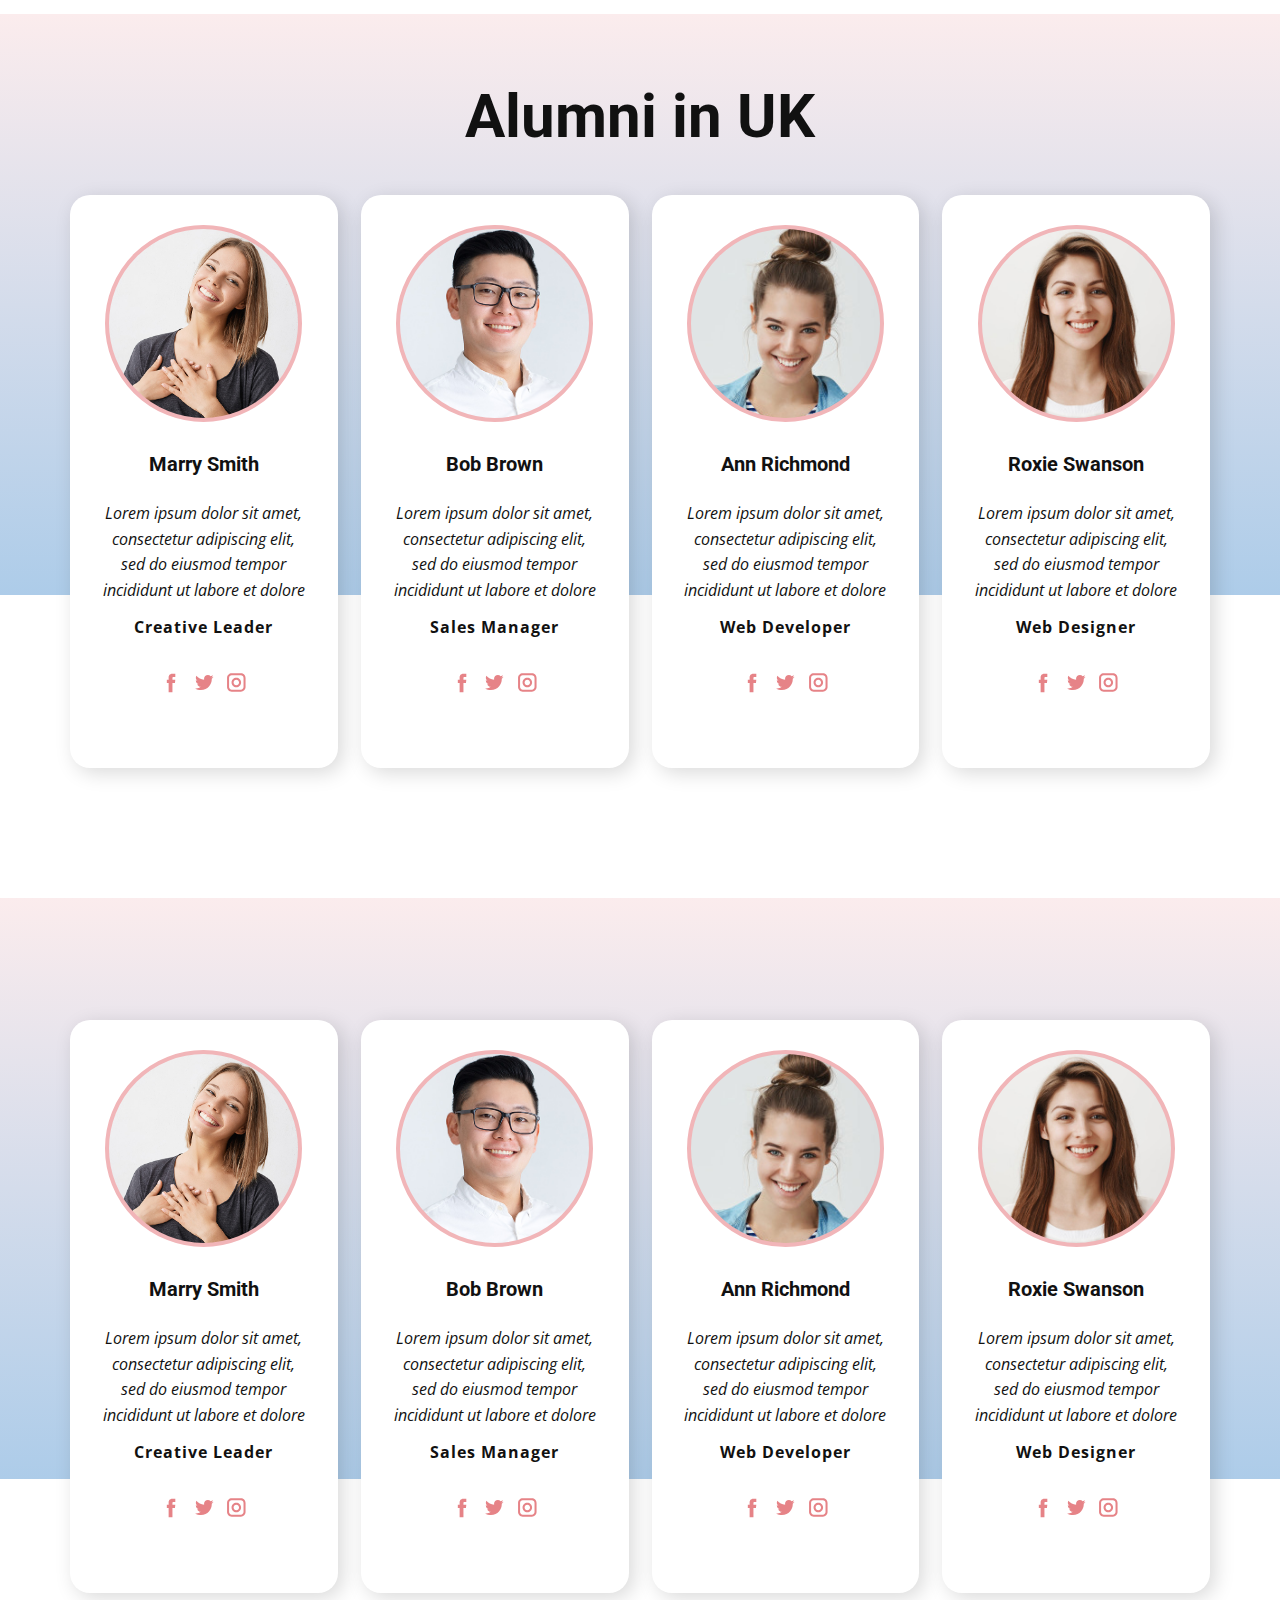
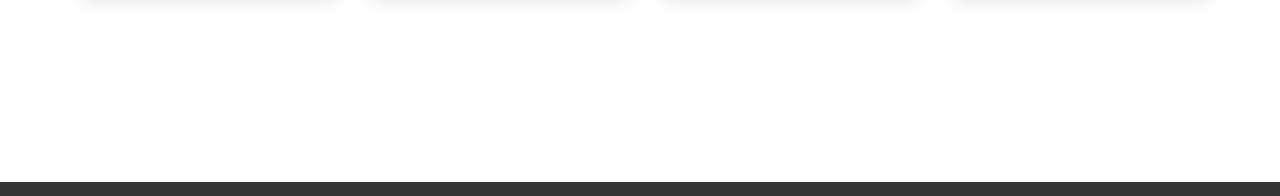
<file: UK_Alumni_Profile/Contact.html>
<!DOCTYPE html>
<html style="font-size: 16px;" lang="en"><head>
    <meta name="viewport" content="width=device-width, initial-scale=1.0">
    <meta charset="utf-8">
    <meta name="keywords" content="Meet Our Best Team">
    <meta name="description" content="">
    <title>US Alumni</title>
    <link rel="stylesheet" href="nicepage.css" media="screen">
<link rel="stylesheet" href="Contact.css" media="screen">
    <script class="u-script" type="text/javascript" src="jquery.js" defer=""></script>
    <script class="u-script" type="text/javascript" src="nicepage.js" defer=""></script>
    <meta name="generator" content="Nicepage 5.10.10, nicepage.com">
    <link id="u-theme-google-font" rel="stylesheet" href="https://fonts.googleapis.com/css?family=Roboto:100,100i,300,300i,400,400i,500,500i,700,700i,900,900i|Open+Sans:300,300i,400,400i,500,500i,600,600i,700,700i,800,800i">
    
    
    
    <script type="application/ld+json">{
		"@context": "http://schema.org",
		"@type": "Organization",
		"name": ""
}</script>
    <meta name="theme-color" content="#478ac9">
    <meta property="og:title" content="Contact">
    <meta property="og:type" content="website">
  <meta data-intl-tel-input-cdn-path="intlTelInput/"></head>
  <body class="u-body u-xl-mode" data-lang="en"><header class="u-clearfix u-header u-header" id="sec-b9df"><div class="u-clearfix u-sheet u-sheet-1"></div></header>
    <section class="u-align-center u-clearfix u-white u-section-1" id="carousel_9c6c">
      <div class="u-expanded-width u-gradient u-shape u-shape-rectangle u-shape-1"></div>
      <h1 class="u-custom-font u-heading-font u-text u-text-default u-text-1">Alumni in UK</h1>
      <div class="u-list u-list-1">
        <div class="u-repeater u-repeater-1">
          <div class="u-align-center u-container-style u-list-item u-radius-20 u-repeater-item u-shape-round u-white u-list-item-1">
            <div class="u-container-layout u-similar-container u-valign-top u-container-layout-1">
              <div class="u-border-4 u-border-palette-2-light-2 u-image u-image-circle u-preserve-proportions u-image-1" alt="" data-image-width="900" data-image-height="600"></div>
              <h4 class="u-text u-text-default u-text-2">Marry Smith</h4>
              <p class="u-text u-text-body-color u-text-3">Lorem ipsum dolor sit amet, consectetur adipiscing elit, sed do eiusmod tempor incididunt ut labore et dolore</p>
              <p class="u-text u-text-default u-text-4"> Creative Leader</p>
              <div class="u-social-icons u-spacing-10 u-social-icons-1">
                <a class="u-social-url" title="facebook" target="_blank" href="https://facebook.com/name"><span class="u-icon u-social-facebook u-social-icon u-text-palette-2-light-1"><svg class="u-svg-link" preserveAspectRatio="xMidYMin slice" viewBox="0 0 112 112" style=""><use xmlns:xlink="http://www.w3.org/1999/xlink" xlink:href="#svg-3d33"></use></svg><svg class="u-svg-content" viewBox="0 0 112 112" x="0" y="0" id="svg-3d33"><path fill="currentColor" d="M75.5,28.8H65.4c-1.5,0-4,0.9-4,4.3v9.4h13.9l-1.5,15.8H61.4v45.1H42.8V58.3h-8.8V42.4h8.8V32.2
c0-7.4,3.4-18.8,18.8-18.8h13.8v15.4H75.5z"></path></svg></span>
                </a>
                <a class="u-social-url" title="twitter" target="_blank" href="https://twitter.com/name"><span class="u-icon u-social-icon u-social-twitter u-text-palette-2-light-1"><svg class="u-svg-link" preserveAspectRatio="xMidYMin slice" viewBox="0 0 112 112" style=""><use xmlns:xlink="http://www.w3.org/1999/xlink" xlink:href="#svg-5bfa"></use></svg><svg class="u-svg-content" viewBox="0 0 112 112" x="0" y="0" id="svg-5bfa"><path fill="currentColor" d="M92.2,38.2c0,0.8,0,1.6,0,2.3c0,24.3-18.6,52.4-52.6,52.4c-10.6,0.1-20.2-2.9-28.5-8.2
	c1.4,0.2,2.9,0.2,4.4,0.2c8.7,0,16.7-2.9,23-7.9c-8.1-0.2-14.9-5.5-17.3-12.8c1.1,0.2,2.4,0.2,3.4,0.2c1.6,0,3.3-0.2,4.8-0.7
	c-8.4-1.6-14.9-9.2-14.9-18c0-0.2,0-0.2,0-0.2c2.5,1.4,5.4,2.2,8.4,2.3c-5-3.3-8.3-8.9-8.3-15.4c0-3.4,1-6.5,2.5-9.2
	c9.1,11.1,22.7,18.5,38,19.2c-0.2-1.4-0.4-2.8-0.4-4.3c0.1-10,8.3-18.2,18.5-18.2c5.4,0,10.1,2.2,13.5,5.7c4.3-0.8,8.1-2.3,11.7-4.5
	c-1.4,4.3-4.3,7.9-8.1,10.1c3.7-0.4,7.3-1.4,10.6-2.9C98.9,32.3,95.7,35.5,92.2,38.2z"></path></svg></span>
                </a>
                <a class="u-social-url" title="instagram" target="_blank" href="https://instagram.com/name"><span class="u-icon u-social-icon u-social-instagram u-text-palette-2-light-1"><svg class="u-svg-link" preserveAspectRatio="xMidYMin slice" viewBox="0 0 112 112" style=""><use xmlns:xlink="http://www.w3.org/1999/xlink" xlink:href="#svg-c3b5"></use></svg><svg class="u-svg-content" viewBox="0 0 112 112" x="0" y="0" id="svg-c3b5"><path fill="currentColor" d="M55.9,32.9c-12.8,0-23.2,10.4-23.2,23.2s10.4,23.2,23.2,23.2s23.2-10.4,23.2-23.2S68.7,32.9,55.9,32.9z
	 M55.9,69.4c-7.4,0-13.3-6-13.3-13.3c-0.1-7.4,6-13.3,13.3-13.3s13.3,6,13.3,13.3C69.3,63.5,63.3,69.4,55.9,69.4z"></path><path fill="#FFFFFF" d="M79.7,26.8c-3,0-5.4,2.5-5.4,5.4s2.5,5.4,5.4,5.4c3,0,5.4-2.5,5.4-5.4S82.7,26.8,79.7,26.8z"></path><path fill="currentColor" d="M78.2,11H33.5C21,11,10.8,21.3,10.8,33.7v44.7c0,12.6,10.2,22.8,22.7,22.8h44.7c12.6,0,22.7-10.2,22.7-22.7
	V33.7C100.8,21.1,90.6,11,78.2,11z M91,78.4c0,7.1-5.8,12.8-12.8,12.8H33.5c-7.1,0-12.8-5.8-12.8-12.8V33.7
	c0-7.1,5.8-12.8,12.8-12.8h44.7c7.1,0,12.8,5.8,12.8,12.8V78.4z"></path></svg></span>
                </a>
              </div>
            </div>
          </div>
          <div class="u-align-center u-container-style u-list-item u-radius-20 u-repeater-item u-shape-round u-white u-list-item-2">
            <div class="u-container-layout u-similar-container u-valign-top u-container-layout-2">
              <div class="u-border-4 u-border-palette-2-light-2 u-image u-image-circle u-preserve-proportions u-image-2" alt="" data-image-width="626" data-image-height="417"></div>
              <h4 class="u-text u-text-default u-text-5">Bob Brown</h4>
              <p class="u-text u-text-body-color u-text-6">Lorem ipsum dolor sit amet, consectetur adipiscing elit, sed do eiusmod tempor incididunt ut labore et dolore</p>
              <p class="u-text u-text-default u-text-7">Sales Manager</p>
              <div class="u-social-icons u-spacing-10 u-social-icons-2">
                <a class="u-social-url" title="facebook" target="_blank" href="https://facebook.com/name"><span class="u-icon u-social-facebook u-social-icon u-text-palette-2-light-1"><svg class="u-svg-link" preserveAspectRatio="xMidYMin slice" viewBox="0 0 112 112" style=""><use xmlns:xlink="http://www.w3.org/1999/xlink" xlink:href="#svg-5f94"></use></svg><svg class="u-svg-content" viewBox="0 0 112 112" x="0" y="0" id="svg-5f94"><path fill="currentColor" d="M75.5,28.8H65.4c-1.5,0-4,0.9-4,4.3v9.4h13.9l-1.5,15.8H61.4v45.1H42.8V58.3h-8.8V42.4h8.8V32.2
c0-7.4,3.4-18.8,18.8-18.8h13.8v15.4H75.5z"></path></svg></span>
                </a>
                <a class="u-social-url" title="twitter" target="_blank" href="https://twitter.com/name"><span class="u-icon u-social-icon u-social-twitter u-text-palette-2-light-1"><svg class="u-svg-link" preserveAspectRatio="xMidYMin slice" viewBox="0 0 112 112" style=""><use xmlns:xlink="http://www.w3.org/1999/xlink" xlink:href="#svg-f5e8"></use></svg><svg class="u-svg-content" viewBox="0 0 112 112" x="0" y="0" id="svg-f5e8"><path fill="currentColor" d="M92.2,38.2c0,0.8,0,1.6,0,2.3c0,24.3-18.6,52.4-52.6,52.4c-10.6,0.1-20.2-2.9-28.5-8.2
	c1.4,0.2,2.9,0.2,4.4,0.2c8.7,0,16.7-2.9,23-7.9c-8.1-0.2-14.9-5.5-17.3-12.8c1.1,0.2,2.4,0.2,3.4,0.2c1.6,0,3.3-0.2,4.8-0.7
	c-8.4-1.6-14.9-9.2-14.9-18c0-0.2,0-0.2,0-0.2c2.5,1.4,5.4,2.2,8.4,2.3c-5-3.3-8.3-8.9-8.3-15.4c0-3.4,1-6.5,2.5-9.2
	c9.1,11.1,22.7,18.5,38,19.2c-0.2-1.4-0.4-2.8-0.4-4.3c0.1-10,8.3-18.2,18.5-18.2c5.4,0,10.1,2.2,13.5,5.7c4.3-0.8,8.1-2.3,11.7-4.5
	c-1.4,4.3-4.3,7.9-8.1,10.1c3.7-0.4,7.3-1.4,10.6-2.9C98.9,32.3,95.7,35.5,92.2,38.2z"></path></svg></span>
                </a>
                <a class="u-social-url" title="instagram" target="_blank" href="https://instagram.com/name"><span class="u-icon u-social-icon u-social-instagram u-text-palette-2-light-1"><svg class="u-svg-link" preserveAspectRatio="xMidYMin slice" viewBox="0 0 112 112" style=""><use xmlns:xlink="http://www.w3.org/1999/xlink" xlink:href="#svg-0562"></use></svg><svg class="u-svg-content" viewBox="0 0 112 112" x="0" y="0" id="svg-0562"><path fill="currentColor" d="M55.9,32.9c-12.8,0-23.2,10.4-23.2,23.2s10.4,23.2,23.2,23.2s23.2-10.4,23.2-23.2S68.7,32.9,55.9,32.9z
	 M55.9,69.4c-7.4,0-13.3-6-13.3-13.3c-0.1-7.4,6-13.3,13.3-13.3s13.3,6,13.3,13.3C69.3,63.5,63.3,69.4,55.9,69.4z"></path><path fill="#FFFFFF" d="M79.7,26.8c-3,0-5.4,2.5-5.4,5.4s2.5,5.4,5.4,5.4c3,0,5.4-2.5,5.4-5.4S82.7,26.8,79.7,26.8z"></path><path fill="currentColor" d="M78.2,11H33.5C21,11,10.8,21.3,10.8,33.7v44.7c0,12.6,10.2,22.8,22.7,22.8h44.7c12.6,0,22.7-10.2,22.7-22.7
	V33.7C100.8,21.1,90.6,11,78.2,11z M91,78.4c0,7.1-5.8,12.8-12.8,12.8H33.5c-7.1,0-12.8-5.8-12.8-12.8V33.7
	c0-7.1,5.8-12.8,12.8-12.8h44.7c7.1,0,12.8,5.8,12.8,12.8V78.4z"></path></svg></span>
                </a>
              </div>
            </div>
          </div>
          <div class="u-align-center u-container-style u-list-item u-radius-20 u-repeater-item u-shape-round u-white u-list-item-3">
            <div class="u-container-layout u-similar-container u-valign-top u-container-layout-3">
              <div class="u-border-4 u-border-palette-2-light-2 u-image u-image-circle u-preserve-proportions u-image-3" alt="" data-image-width="206" data-image-height="206"></div>
              <h4 class="u-text u-text-default u-text-8"> Ann Richmond</h4>
              <p class="u-text u-text-body-color u-text-9">Lorem ipsum dolor sit amet, consectetur adipiscing elit, sed do eiusmod tempor incididunt ut labore et dolore</p>
              <p class="u-text u-text-default u-text-10"> Web Developer</p>
              <div class="u-social-icons u-spacing-10 u-social-icons-3">
                <a class="u-social-url" title="facebook" target="_blank" href="https://facebook.com/name"><span class="u-icon u-social-facebook u-social-icon u-text-palette-2-light-1"><svg class="u-svg-link" preserveAspectRatio="xMidYMin slice" viewBox="0 0 112 112" style=""><use xmlns:xlink="http://www.w3.org/1999/xlink" xlink:href="#svg-465b"></use></svg><svg class="u-svg-content" viewBox="0 0 112 112" x="0" y="0" id="svg-465b"><path fill="currentColor" d="M75.5,28.8H65.4c-1.5,0-4,0.9-4,4.3v9.4h13.9l-1.5,15.8H61.4v45.1H42.8V58.3h-8.8V42.4h8.8V32.2
c0-7.4,3.4-18.8,18.8-18.8h13.8v15.4H75.5z"></path></svg></span>
                </a>
                <a class="u-social-url" title="twitter" target="_blank" href="https://twitter.com/name"><span class="u-icon u-social-icon u-social-twitter u-text-palette-2-light-1"><svg class="u-svg-link" preserveAspectRatio="xMidYMin slice" viewBox="0 0 112 112" style=""><use xmlns:xlink="http://www.w3.org/1999/xlink" xlink:href="#svg-e403"></use></svg><svg class="u-svg-content" viewBox="0 0 112 112" x="0" y="0" id="svg-e403"><path fill="currentColor" d="M92.2,38.2c0,0.8,0,1.6,0,2.3c0,24.3-18.6,52.4-52.6,52.4c-10.6,0.1-20.2-2.9-28.5-8.2
	c1.4,0.2,2.9,0.2,4.4,0.2c8.7,0,16.7-2.9,23-7.9c-8.1-0.2-14.9-5.5-17.3-12.8c1.1,0.2,2.4,0.2,3.4,0.2c1.6,0,3.3-0.2,4.8-0.7
	c-8.4-1.6-14.9-9.2-14.9-18c0-0.2,0-0.2,0-0.2c2.5,1.4,5.4,2.2,8.4,2.3c-5-3.3-8.3-8.9-8.3-15.4c0-3.4,1-6.5,2.5-9.2
	c9.1,11.1,22.7,18.5,38,19.2c-0.2-1.4-0.4-2.8-0.4-4.3c0.1-10,8.3-18.2,18.5-18.2c5.4,0,10.1,2.2,13.5,5.7c4.3-0.8,8.1-2.3,11.7-4.5
	c-1.4,4.3-4.3,7.9-8.1,10.1c3.7-0.4,7.3-1.4,10.6-2.9C98.9,32.3,95.7,35.5,92.2,38.2z"></path></svg></span>
                </a>
                <a class="u-social-url" title="instagram" target="_blank" href="https://instagram.com/name"><span class="u-icon u-social-icon u-social-instagram u-text-palette-2-light-1"><svg class="u-svg-link" preserveAspectRatio="xMidYMin slice" viewBox="0 0 112 112" style=""><use xmlns:xlink="http://www.w3.org/1999/xlink" xlink:href="#svg-5385"></use></svg><svg class="u-svg-content" viewBox="0 0 112 112" x="0" y="0" id="svg-5385"><path fill="currentColor" d="M55.9,32.9c-12.8,0-23.2,10.4-23.2,23.2s10.4,23.2,23.2,23.2s23.2-10.4,23.2-23.2S68.7,32.9,55.9,32.9z
	 M55.9,69.4c-7.4,0-13.3-6-13.3-13.3c-0.1-7.4,6-13.3,13.3-13.3s13.3,6,13.3,13.3C69.3,63.5,63.3,69.4,55.9,69.4z"></path><path fill="#FFFFFF" d="M79.7,26.8c-3,0-5.4,2.5-5.4,5.4s2.5,5.4,5.4,5.4c3,0,5.4-2.5,5.4-5.4S82.7,26.8,79.7,26.8z"></path><path fill="currentColor" d="M78.2,11H33.5C21,11,10.8,21.3,10.8,33.7v44.7c0,12.6,10.2,22.8,22.7,22.8h44.7c12.6,0,22.7-10.2,22.7-22.7
	V33.7C100.8,21.1,90.6,11,78.2,11z M91,78.4c0,7.1-5.8,12.8-12.8,12.8H33.5c-7.1,0-12.8-5.8-12.8-12.8V33.7
	c0-7.1,5.8-12.8,12.8-12.8h44.7c7.1,0,12.8,5.8,12.8,12.8V78.4z"></path></svg></span>
                </a>
              </div>
            </div>
          </div>
          <div class="u-align-center u-container-style u-list-item u-radius-20 u-repeater-item u-shape-round u-white u-list-item-4">
            <div class="u-container-layout u-similar-container u-valign-top u-container-layout-4">
              <div class="u-border-4 u-border-palette-2-light-2 u-image u-image-circle u-preserve-proportions u-image-4" alt="" data-image-width="626" data-image-height="417"></div>
              <h4 class="u-text u-text-default u-text-11"> Roxie Swanson</h4>
              <p class="u-text u-text-body-color u-text-12">Lorem ipsum dolor sit amet, consectetur adipiscing elit, sed do eiusmod tempor incididunt ut labore et dolore</p>
              <p class="u-text u-text-default u-text-13">Web Designer</p>
              <div class="u-social-icons u-spacing-10 u-social-icons-4">
                <a class="u-social-url" title="facebook" target="_blank" href="https://facebook.com/name"><span class="u-icon u-social-facebook u-social-icon u-text-palette-2-light-1"><svg class="u-svg-link" preserveAspectRatio="xMidYMin slice" viewBox="0 0 112 112" style=""><use xmlns:xlink="http://www.w3.org/1999/xlink" xlink:href="#svg-2437"></use></svg><svg class="u-svg-content" viewBox="0 0 112 112" x="0" y="0" id="svg-2437"><path fill="currentColor" d="M75.5,28.8H65.4c-1.5,0-4,0.9-4,4.3v9.4h13.9l-1.5,15.8H61.4v45.1H42.8V58.3h-8.8V42.4h8.8V32.2
c0-7.4,3.4-18.8,18.8-18.8h13.8v15.4H75.5z"></path></svg></span>
                </a>
                <a class="u-social-url" title="twitter" target="_blank" href="https://twitter.com/name"><span class="u-icon u-social-icon u-social-twitter u-text-palette-2-light-1"><svg class="u-svg-link" preserveAspectRatio="xMidYMin slice" viewBox="0 0 112 112" style=""><use xmlns:xlink="http://www.w3.org/1999/xlink" xlink:href="#svg-8385"></use></svg><svg class="u-svg-content" viewBox="0 0 112 112" x="0" y="0" id="svg-8385"><path fill="currentColor" d="M92.2,38.2c0,0.8,0,1.6,0,2.3c0,24.3-18.6,52.4-52.6,52.4c-10.6,0.1-20.2-2.9-28.5-8.2
	c1.4,0.2,2.9,0.2,4.4,0.2c8.7,0,16.7-2.9,23-7.9c-8.1-0.2-14.9-5.5-17.3-12.8c1.1,0.2,2.4,0.2,3.4,0.2c1.6,0,3.3-0.2,4.8-0.7
	c-8.4-1.6-14.9-9.2-14.9-18c0-0.2,0-0.2,0-0.2c2.5,1.4,5.4,2.2,8.4,2.3c-5-3.3-8.3-8.9-8.3-15.4c0-3.4,1-6.5,2.5-9.2
	c9.1,11.1,22.7,18.5,38,19.2c-0.2-1.4-0.4-2.8-0.4-4.3c0.1-10,8.3-18.2,18.5-18.2c5.4,0,10.1,2.2,13.5,5.7c4.3-0.8,8.1-2.3,11.7-4.5
	c-1.4,4.3-4.3,7.9-8.1,10.1c3.7-0.4,7.3-1.4,10.6-2.9C98.9,32.3,95.7,35.5,92.2,38.2z"></path></svg></span>
                </a>
                <a class="u-social-url" title="instagram" target="_blank" href="https://instagram.com/name"><span class="u-icon u-social-icon u-social-instagram u-text-palette-2-light-1"><svg class="u-svg-link" preserveAspectRatio="xMidYMin slice" viewBox="0 0 112 112" style=""><use xmlns:xlink="http://www.w3.org/1999/xlink" xlink:href="#svg-89d8"></use></svg><svg class="u-svg-content" viewBox="0 0 112 112" x="0" y="0" id="svg-89d8"><path fill="currentColor" d="M55.9,32.9c-12.8,0-23.2,10.4-23.2,23.2s10.4,23.2,23.2,23.2s23.2-10.4,23.2-23.2S68.7,32.9,55.9,32.9z
	 M55.9,69.4c-7.4,0-13.3-6-13.3-13.3c-0.1-7.4,6-13.3,13.3-13.3s13.3,6,13.3,13.3C69.3,63.5,63.3,69.4,55.9,69.4z"></path><path fill="#FFFFFF" d="M79.7,26.8c-3,0-5.4,2.5-5.4,5.4s2.5,5.4,5.4,5.4c3,0,5.4-2.5,5.4-5.4S82.7,26.8,79.7,26.8z"></path><path fill="currentColor" d="M78.2,11H33.5C21,11,10.8,21.3,10.8,33.7v44.7c0,12.6,10.2,22.8,22.7,22.8h44.7c12.6,0,22.7-10.2,22.7-22.7
	V33.7C100.8,21.1,90.6,11,78.2,11z M91,78.4c0,7.1-5.8,12.8-12.8,12.8H33.5c-7.1,0-12.8-5.8-12.8-12.8V33.7
	c0-7.1,5.8-12.8,12.8-12.8h44.7c7.1,0,12.8,5.8,12.8,12.8V78.4z"></path></svg></span>
                </a>
              </div>
            </div>
          </div>
        </div>
      </div>
    </section>
    <section class="u-align-center u-clearfix u-white u-section-2" id="carousel_cca6">
      <div class="u-expanded-width u-gradient u-shape u-shape-rectangle u-shape-1"></div>
      <div class="u-list u-list-1">
        <div class="u-repeater u-repeater-1">
          <div class="u-align-center u-container-style u-list-item u-radius-20 u-repeater-item u-shape-round u-white u-list-item-1">
            <div class="u-container-layout u-similar-container u-valign-top u-container-layout-1">
              <div class="u-border-4 u-border-palette-2-light-2 u-image u-image-circle u-preserve-proportions u-image-1" alt="" data-image-width="900" data-image-height="600"></div>
              <h4 class="u-text u-text-default u-text-1">Marry Smith</h4>
              <p class="u-text u-text-body-color u-text-2">Lorem ipsum dolor sit amet, consectetur adipiscing elit, sed do eiusmod tempor incididunt ut labore et dolore</p>
              <p class="u-text u-text-default u-text-3"> Creative Leader</p>
              <div class="u-social-icons u-spacing-10 u-social-icons-1">
                <a class="u-social-url" title="facebook" target="_blank" href="https://facebook.com/name"><span class="u-icon u-social-facebook u-social-icon u-text-palette-2-light-1"><svg class="u-svg-link" preserveAspectRatio="xMidYMin slice" viewBox="0 0 112 112" style=""><use xmlns:xlink="http://www.w3.org/1999/xlink" xlink:href="#svg-3d33"></use></svg><svg class="u-svg-content" viewBox="0 0 112 112" x="0" y="0" id="svg-3d33"><path fill="currentColor" d="M75.5,28.8H65.4c-1.5,0-4,0.9-4,4.3v9.4h13.9l-1.5,15.8H61.4v45.1H42.8V58.3h-8.8V42.4h8.8V32.2
c0-7.4,3.4-18.8,18.8-18.8h13.8v15.4H75.5z"></path></svg></span>
                </a>
                <a class="u-social-url" title="twitter" target="_blank" href="https://twitter.com/name"><span class="u-icon u-social-icon u-social-twitter u-text-palette-2-light-1"><svg class="u-svg-link" preserveAspectRatio="xMidYMin slice" viewBox="0 0 112 112" style=""><use xmlns:xlink="http://www.w3.org/1999/xlink" xlink:href="#svg-5bfa"></use></svg><svg class="u-svg-content" viewBox="0 0 112 112" x="0" y="0" id="svg-5bfa"><path fill="currentColor" d="M92.2,38.2c0,0.8,0,1.6,0,2.3c0,24.3-18.6,52.4-52.6,52.4c-10.6,0.1-20.2-2.9-28.5-8.2
	c1.4,0.2,2.9,0.2,4.4,0.2c8.7,0,16.7-2.9,23-7.9c-8.1-0.2-14.9-5.5-17.3-12.8c1.1,0.2,2.4,0.2,3.4,0.2c1.6,0,3.3-0.2,4.8-0.7
	c-8.4-1.6-14.9-9.2-14.9-18c0-0.2,0-0.2,0-0.2c2.5,1.4,5.4,2.2,8.4,2.3c-5-3.3-8.3-8.9-8.3-15.4c0-3.4,1-6.5,2.5-9.2
	c9.1,11.1,22.7,18.5,38,19.2c-0.2-1.4-0.4-2.8-0.4-4.3c0.1-10,8.3-18.2,18.5-18.2c5.4,0,10.1,2.2,13.5,5.7c4.3-0.8,8.1-2.3,11.7-4.5
	c-1.4,4.3-4.3,7.9-8.1,10.1c3.7-0.4,7.3-1.4,10.6-2.9C98.9,32.3,95.7,35.5,92.2,38.2z"></path></svg></span>
                </a>
                <a class="u-social-url" title="instagram" target="_blank" href="https://instagram.com/name"><span class="u-icon u-social-icon u-social-instagram u-text-palette-2-light-1"><svg class="u-svg-link" preserveAspectRatio="xMidYMin slice" viewBox="0 0 112 112" style=""><use xmlns:xlink="http://www.w3.org/1999/xlink" xlink:href="#svg-c3b5"></use></svg><svg class="u-svg-content" viewBox="0 0 112 112" x="0" y="0" id="svg-c3b5"><path fill="currentColor" d="M55.9,32.9c-12.8,0-23.2,10.4-23.2,23.2s10.4,23.2,23.2,23.2s23.2-10.4,23.2-23.2S68.7,32.9,55.9,32.9z
	 M55.9,69.4c-7.4,0-13.3-6-13.3-13.3c-0.1-7.4,6-13.3,13.3-13.3s13.3,6,13.3,13.3C69.3,63.5,63.3,69.4,55.9,69.4z"></path><path fill="#FFFFFF" d="M79.7,26.8c-3,0-5.4,2.5-5.4,5.4s2.5,5.4,5.4,5.4c3,0,5.4-2.5,5.4-5.4S82.7,26.8,79.7,26.8z"></path><path fill="currentColor" d="M78.2,11H33.5C21,11,10.8,21.3,10.8,33.7v44.7c0,12.6,10.2,22.8,22.7,22.8h44.7c12.6,0,22.7-10.2,22.7-22.7
	V33.7C100.8,21.1,90.6,11,78.2,11z M91,78.4c0,7.1-5.8,12.8-12.8,12.8H33.5c-7.1,0-12.8-5.8-12.8-12.8V33.7
	c0-7.1,5.8-12.8,12.8-12.8h44.7c7.1,0,12.8,5.8,12.8,12.8V78.4z"></path></svg></span>
                </a>
              </div>
            </div>
          </div>
          <div class="u-align-center u-container-style u-list-item u-radius-20 u-repeater-item u-shape-round u-white u-list-item-2">
            <div class="u-container-layout u-similar-container u-valign-top u-container-layout-2">
              <div class="u-border-4 u-border-palette-2-light-2 u-image u-image-circle u-preserve-proportions u-image-2" alt="" data-image-width="626" data-image-height="417"></div>
              <h4 class="u-text u-text-default u-text-4">Bob Brown</h4>
              <p class="u-text u-text-body-color u-text-5">Lorem ipsum dolor sit amet, consectetur adipiscing elit, sed do eiusmod tempor incididunt ut labore et dolore</p>
              <p class="u-text u-text-default u-text-6">Sales Manager</p>
              <div class="u-social-icons u-spacing-10 u-social-icons-2">
                <a class="u-social-url" title="facebook" target="_blank" href="https://facebook.com/name"><span class="u-icon u-social-facebook u-social-icon u-text-palette-2-light-1"><svg class="u-svg-link" preserveAspectRatio="xMidYMin slice" viewBox="0 0 112 112" style=""><use xmlns:xlink="http://www.w3.org/1999/xlink" xlink:href="#svg-5f94"></use></svg><svg class="u-svg-content" viewBox="0 0 112 112" x="0" y="0" id="svg-5f94"><path fill="currentColor" d="M75.5,28.8H65.4c-1.5,0-4,0.9-4,4.3v9.4h13.9l-1.5,15.8H61.4v45.1H42.8V58.3h-8.8V42.4h8.8V32.2
c0-7.4,3.4-18.8,18.8-18.8h13.8v15.4H75.5z"></path></svg></span>
                </a>
                <a class="u-social-url" title="twitter" target="_blank" href="https://twitter.com/name"><span class="u-icon u-social-icon u-social-twitter u-text-palette-2-light-1"><svg class="u-svg-link" preserveAspectRatio="xMidYMin slice" viewBox="0 0 112 112" style=""><use xmlns:xlink="http://www.w3.org/1999/xlink" xlink:href="#svg-f5e8"></use></svg><svg class="u-svg-content" viewBox="0 0 112 112" x="0" y="0" id="svg-f5e8"><path fill="currentColor" d="M92.2,38.2c0,0.8,0,1.6,0,2.3c0,24.3-18.6,52.4-52.6,52.4c-10.6,0.1-20.2-2.9-28.5-8.2
	c1.4,0.2,2.9,0.2,4.4,0.2c8.7,0,16.7-2.9,23-7.9c-8.1-0.2-14.9-5.5-17.3-12.8c1.1,0.2,2.4,0.2,3.4,0.2c1.6,0,3.3-0.2,4.8-0.7
	c-8.4-1.6-14.9-9.2-14.9-18c0-0.2,0-0.2,0-0.2c2.5,1.4,5.4,2.2,8.4,2.3c-5-3.3-8.3-8.9-8.3-15.4c0-3.4,1-6.5,2.5-9.2
	c9.1,11.1,22.7,18.5,38,19.2c-0.2-1.4-0.4-2.8-0.4-4.3c0.1-10,8.3-18.2,18.5-18.2c5.4,0,10.1,2.2,13.5,5.7c4.3-0.8,8.1-2.3,11.7-4.5
	c-1.4,4.3-4.3,7.9-8.1,10.1c3.7-0.4,7.3-1.4,10.6-2.9C98.9,32.3,95.7,35.5,92.2,38.2z"></path></svg></span>
                </a>
                <a class="u-social-url" title="instagram" target="_blank" href="https://instagram.com/name"><span class="u-icon u-social-icon u-social-instagram u-text-palette-2-light-1"><svg class="u-svg-link" preserveAspectRatio="xMidYMin slice" viewBox="0 0 112 112" style=""><use xmlns:xlink="http://www.w3.org/1999/xlink" xlink:href="#svg-0562"></use></svg><svg class="u-svg-content" viewBox="0 0 112 112" x="0" y="0" id="svg-0562"><path fill="currentColor" d="M55.9,32.9c-12.8,0-23.2,10.4-23.2,23.2s10.4,23.2,23.2,23.2s23.2-10.4,23.2-23.2S68.7,32.9,55.9,32.9z
	 M55.9,69.4c-7.4,0-13.3-6-13.3-13.3c-0.1-7.4,6-13.3,13.3-13.3s13.3,6,13.3,13.3C69.3,63.5,63.3,69.4,55.9,69.4z"></path><path fill="#FFFFFF" d="M79.7,26.8c-3,0-5.4,2.5-5.4,5.4s2.5,5.4,5.4,5.4c3,0,5.4-2.5,5.4-5.4S82.7,26.8,79.7,26.8z"></path><path fill="currentColor" d="M78.2,11H33.5C21,11,10.8,21.3,10.8,33.7v44.7c0,12.6,10.2,22.8,22.7,22.8h44.7c12.6,0,22.7-10.2,22.7-22.7
	V33.7C100.8,21.1,90.6,11,78.2,11z M91,78.4c0,7.1-5.8,12.8-12.8,12.8H33.5c-7.1,0-12.8-5.8-12.8-12.8V33.7
	c0-7.1,5.8-12.8,12.8-12.8h44.7c7.1,0,12.8,5.8,12.8,12.8V78.4z"></path></svg></span>
                </a>
              </div>
            </div>
          </div>
          <div class="u-align-center u-container-style u-list-item u-radius-20 u-repeater-item u-shape-round u-white u-list-item-3">
            <div class="u-container-layout u-similar-container u-valign-top u-container-layout-3">
              <div class="u-border-4 u-border-palette-2-light-2 u-image u-image-circle u-preserve-proportions u-image-3" alt="" data-image-width="206" data-image-height="206"></div>
              <h4 class="u-text u-text-default u-text-7"> Ann Richmond</h4>
              <p class="u-text u-text-body-color u-text-8">Lorem ipsum dolor sit amet, consectetur adipiscing elit, sed do eiusmod tempor incididunt ut labore et dolore</p>
              <p class="u-text u-text-default u-text-9"> Web Developer</p>
              <div class="u-social-icons u-spacing-10 u-social-icons-3">
                <a class="u-social-url" title="facebook" target="_blank" href="https://facebook.com/name"><span class="u-icon u-social-facebook u-social-icon u-text-palette-2-light-1"><svg class="u-svg-link" preserveAspectRatio="xMidYMin slice" viewBox="0 0 112 112" style=""><use xmlns:xlink="http://www.w3.org/1999/xlink" xlink:href="#svg-465b"></use></svg><svg class="u-svg-content" viewBox="0 0 112 112" x="0" y="0" id="svg-465b"><path fill="currentColor" d="M75.5,28.8H65.4c-1.5,0-4,0.9-4,4.3v9.4h13.9l-1.5,15.8H61.4v45.1H42.8V58.3h-8.8V42.4h8.8V32.2
c0-7.4,3.4-18.8,18.8-18.8h13.8v15.4H75.5z"></path></svg></span>
                </a>
                <a class="u-social-url" title="twitter" target="_blank" href="https://twitter.com/name"><span class="u-icon u-social-icon u-social-twitter u-text-palette-2-light-1"><svg class="u-svg-link" preserveAspectRatio="xMidYMin slice" viewBox="0 0 112 112" style=""><use xmlns:xlink="http://www.w3.org/1999/xlink" xlink:href="#svg-e403"></use></svg><svg class="u-svg-content" viewBox="0 0 112 112" x="0" y="0" id="svg-e403"><path fill="currentColor" d="M92.2,38.2c0,0.8,0,1.6,0,2.3c0,24.3-18.6,52.4-52.6,52.4c-10.6,0.1-20.2-2.9-28.5-8.2
	c1.4,0.2,2.9,0.2,4.4,0.2c8.7,0,16.7-2.9,23-7.9c-8.1-0.2-14.9-5.5-17.3-12.8c1.1,0.2,2.4,0.2,3.4,0.2c1.6,0,3.3-0.2,4.8-0.7
	c-8.4-1.6-14.9-9.2-14.9-18c0-0.2,0-0.2,0-0.2c2.5,1.4,5.4,2.2,8.4,2.3c-5-3.3-8.3-8.9-8.3-15.4c0-3.4,1-6.5,2.5-9.2
	c9.1,11.1,22.7,18.5,38,19.2c-0.2-1.4-0.4-2.8-0.4-4.3c0.1-10,8.3-18.2,18.5-18.2c5.4,0,10.1,2.2,13.5,5.7c4.3-0.8,8.1-2.3,11.7-4.5
	c-1.4,4.3-4.3,7.9-8.1,10.1c3.7-0.4,7.3-1.4,10.6-2.9C98.9,32.3,95.7,35.5,92.2,38.2z"></path></svg></span>
                </a>
                <a class="u-social-url" title="instagram" target="_blank" href="https://instagram.com/name"><span class="u-icon u-social-icon u-social-instagram u-text-palette-2-light-1"><svg class="u-svg-link" preserveAspectRatio="xMidYMin slice" viewBox="0 0 112 112" style=""><use xmlns:xlink="http://www.w3.org/1999/xlink" xlink:href="#svg-5385"></use></svg><svg class="u-svg-content" viewBox="0 0 112 112" x="0" y="0" id="svg-5385"><path fill="currentColor" d="M55.9,32.9c-12.8,0-23.2,10.4-23.2,23.2s10.4,23.2,23.2,23.2s23.2-10.4,23.2-23.2S68.7,32.9,55.9,32.9z
	 M55.9,69.4c-7.4,0-13.3-6-13.3-13.3c-0.1-7.4,6-13.3,13.3-13.3s13.3,6,13.3,13.3C69.3,63.5,63.3,69.4,55.9,69.4z"></path><path fill="#FFFFFF" d="M79.7,26.8c-3,0-5.4,2.5-5.4,5.4s2.5,5.4,5.4,5.4c3,0,5.4-2.5,5.4-5.4S82.7,26.8,79.7,26.8z"></path><path fill="currentColor" d="M78.2,11H33.5C21,11,10.8,21.3,10.8,33.7v44.7c0,12.6,10.2,22.8,22.7,22.8h44.7c12.6,0,22.7-10.2,22.7-22.7
	V33.7C100.8,21.1,90.6,11,78.2,11z M91,78.4c0,7.1-5.8,12.8-12.8,12.8H33.5c-7.1,0-12.8-5.8-12.8-12.8V33.7
	c0-7.1,5.8-12.8,12.8-12.8h44.7c7.1,0,12.8,5.8,12.8,12.8V78.4z"></path></svg></span>
                </a>
              </div>
            </div>
          </div>
          <div class="u-align-center u-container-style u-list-item u-radius-20 u-repeater-item u-shape-round u-white u-list-item-4">
            <div class="u-container-layout u-similar-container u-valign-top u-container-layout-4">
              <div class="u-border-4 u-border-palette-2-light-2 u-image u-image-circle u-preserve-proportions u-image-4" alt="" data-image-width="626" data-image-height="417"></div>
              <h4 class="u-text u-text-default u-text-10"> Roxie Swanson</h4>
              <p class="u-text u-text-body-color u-text-11">Lorem ipsum dolor sit amet, consectetur adipiscing elit, sed do eiusmod tempor incididunt ut labore et dolore</p>
              <p class="u-text u-text-default u-text-12">Web Designer</p>
              <div class="u-social-icons u-spacing-10 u-social-icons-4">
                <a class="u-social-url" title="facebook" target="_blank" href="https://facebook.com/name"><span class="u-icon u-social-facebook u-social-icon u-text-palette-2-light-1"><svg class="u-svg-link" preserveAspectRatio="xMidYMin slice" viewBox="0 0 112 112" style=""><use xmlns:xlink="http://www.w3.org/1999/xlink" xlink:href="#svg-2437"></use></svg><svg class="u-svg-content" viewBox="0 0 112 112" x="0" y="0" id="svg-2437"><path fill="currentColor" d="M75.5,28.8H65.4c-1.5,0-4,0.9-4,4.3v9.4h13.9l-1.5,15.8H61.4v45.1H42.8V58.3h-8.8V42.4h8.8V32.2
c0-7.4,3.4-18.8,18.8-18.8h13.8v15.4H75.5z"></path></svg></span>
                </a>
                <a class="u-social-url" title="twitter" target="_blank" href="https://twitter.com/name"><span class="u-icon u-social-icon u-social-twitter u-text-palette-2-light-1"><svg class="u-svg-link" preserveAspectRatio="xMidYMin slice" viewBox="0 0 112 112" style=""><use xmlns:xlink="http://www.w3.org/1999/xlink" xlink:href="#svg-8385"></use></svg><svg class="u-svg-content" viewBox="0 0 112 112" x="0" y="0" id="svg-8385"><path fill="currentColor" d="M92.2,38.2c0,0.8,0,1.6,0,2.3c0,24.3-18.6,52.4-52.6,52.4c-10.6,0.1-20.2-2.9-28.5-8.2
	c1.4,0.2,2.9,0.2,4.4,0.2c8.7,0,16.7-2.9,23-7.9c-8.1-0.2-14.9-5.5-17.3-12.8c1.1,0.2,2.4,0.2,3.4,0.2c1.6,0,3.3-0.2,4.8-0.7
	c-8.4-1.6-14.9-9.2-14.9-18c0-0.2,0-0.2,0-0.2c2.5,1.4,5.4,2.2,8.4,2.3c-5-3.3-8.3-8.9-8.3-15.4c0-3.4,1-6.5,2.5-9.2
	c9.1,11.1,22.7,18.5,38,19.2c-0.2-1.4-0.4-2.8-0.4-4.3c0.1-10,8.3-18.2,18.5-18.2c5.4,0,10.1,2.2,13.5,5.7c4.3-0.8,8.1-2.3,11.7-4.5
	c-1.4,4.3-4.3,7.9-8.1,10.1c3.7-0.4,7.3-1.4,10.6-2.9C98.9,32.3,95.7,35.5,92.2,38.2z"></path></svg></span>
                </a>
                <a class="u-social-url" title="instagram" target="_blank" href="https://instagram.com/name"><span class="u-icon u-social-icon u-social-instagram u-text-palette-2-light-1"><svg class="u-svg-link" preserveAspectRatio="xMidYMin slice" viewBox="0 0 112 112" style=""><use xmlns:xlink="http://www.w3.org/1999/xlink" xlink:href="#svg-89d8"></use></svg><svg class="u-svg-content" viewBox="0 0 112 112" x="0" y="0" id="svg-89d8"><path fill="currentColor" d="M55.9,32.9c-12.8,0-23.2,10.4-23.2,23.2s10.4,23.2,23.2,23.2s23.2-10.4,23.2-23.2S68.7,32.9,55.9,32.9z
	 M55.9,69.4c-7.4,0-13.3-6-13.3-13.3c-0.1-7.4,6-13.3,13.3-13.3s13.3,6,13.3,13.3C69.3,63.5,63.3,69.4,55.9,69.4z"></path><path fill="#FFFFFF" d="M79.7,26.8c-3,0-5.4,2.5-5.4,5.4s2.5,5.4,5.4,5.4c3,0,5.4-2.5,5.4-5.4S82.7,26.8,79.7,26.8z"></path><path fill="currentColor" d="M78.2,11H33.5C21,11,10.8,21.3,10.8,33.7v44.7c0,12.6,10.2,22.8,22.7,22.8h44.7c12.6,0,22.7-10.2,22.7-22.7
	V33.7C100.8,21.1,90.6,11,78.2,11z M91,78.4c0,7.1-5.8,12.8-12.8,12.8H33.5c-7.1,0-12.8-5.8-12.8-12.8V33.7
	c0-7.1,5.8-12.8,12.8-12.8h44.7c7.1,0,12.8,5.8,12.8,12.8V78.4z"></path></svg></span>
                </a>
              </div>
            </div>
          </div>
        </div>
      </div>
    </section>
    
    
    <footer class="u-align-center u-clearfix u-footer u-grey-80 u-footer" id="sec-1b27"><div class="u-align-left u-clearfix u-sheet u-sheet-1"></div></footer>
    <!-- <section class="u-backlink u-clearfix u-grey-80">
      <a class="u-link" href="https://nicepage.com/website-templates" target="_blank">
        <span>Website Templates</span>
      </a>
      <p class="u-text">
        <span>created with</span>
      </p>
      <a class="u-link" href="" target="_blank">
        <span>Website Builder Software</span>
      </a>. 
    </section> -->
  
</body></html>
</file>
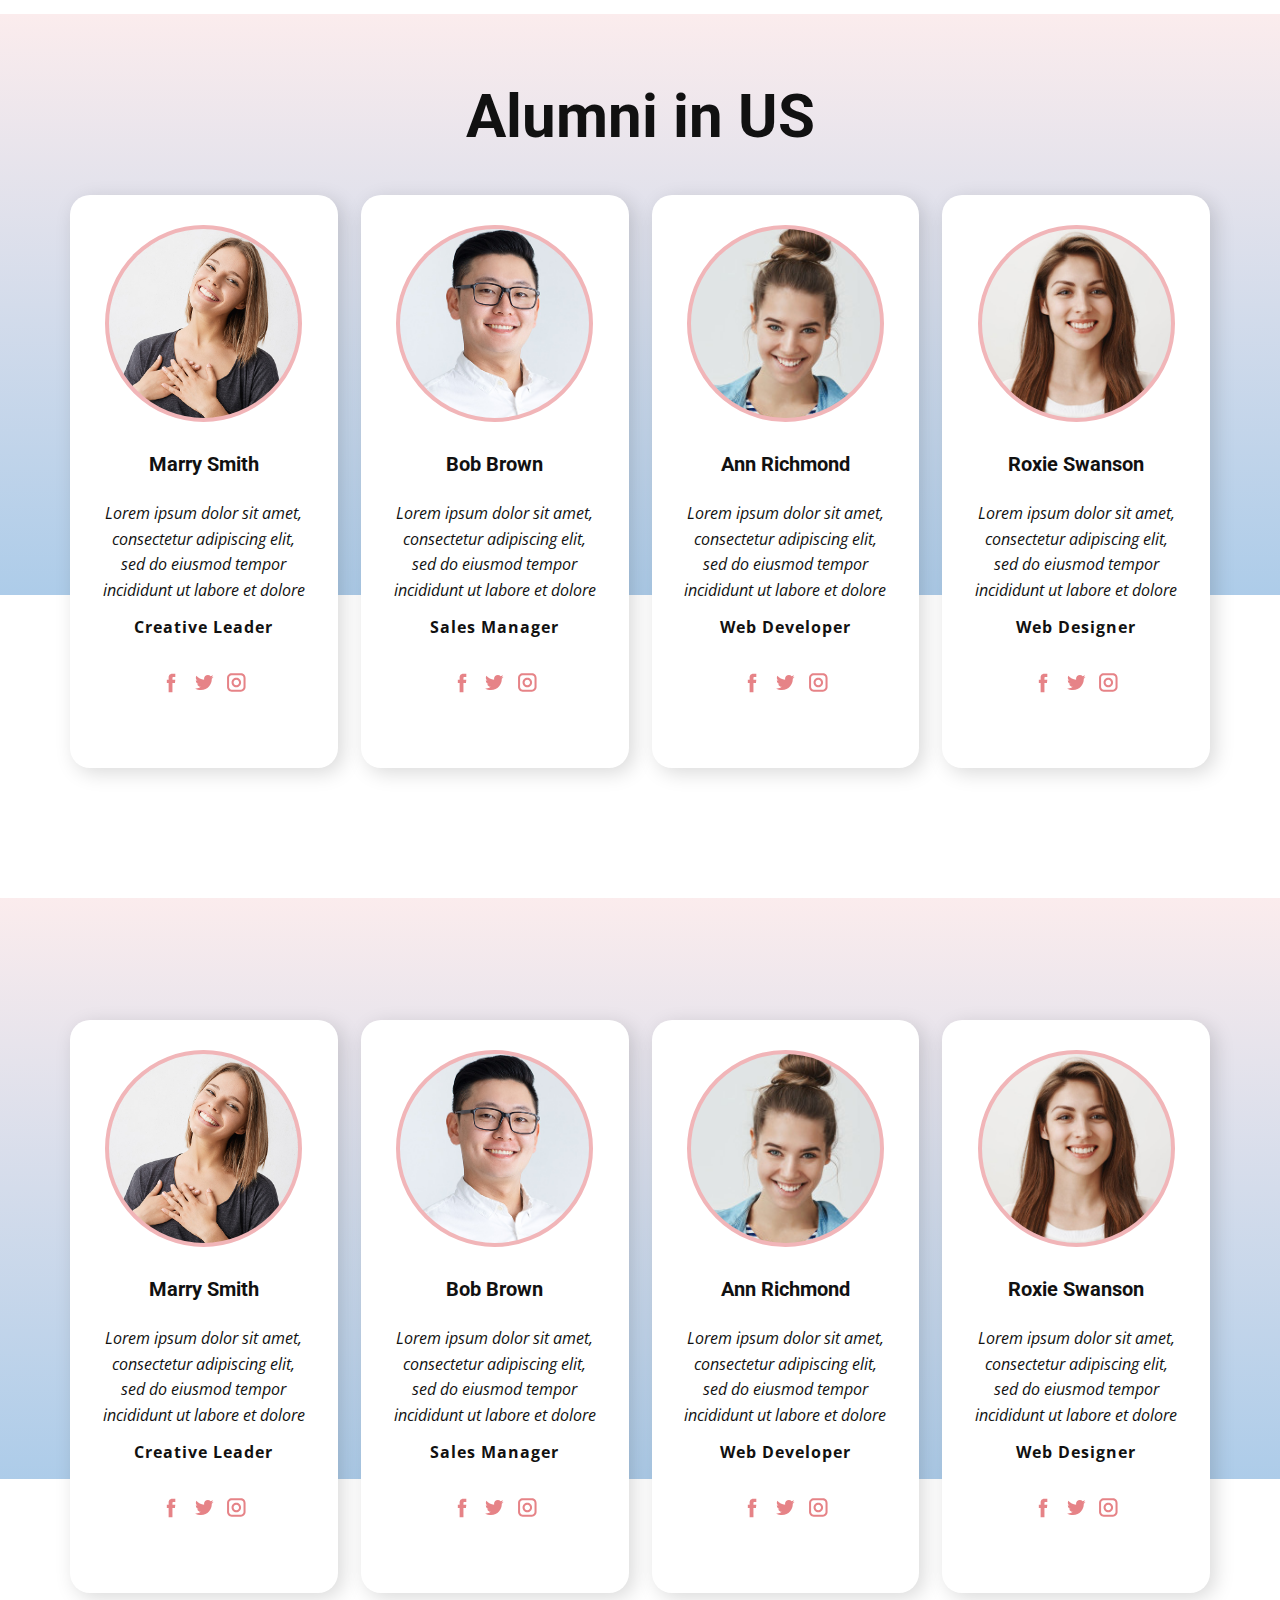
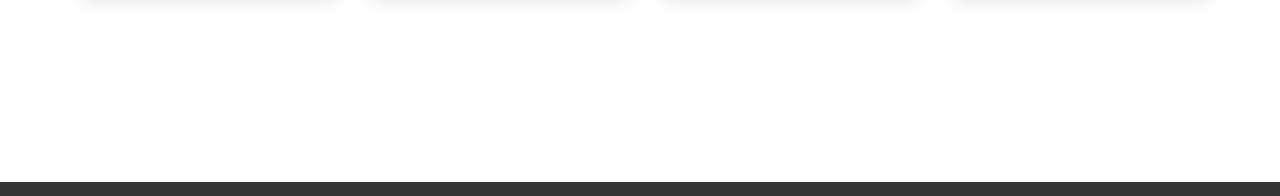
<file: US_Alumni_Profile/Contact.html>
<!DOCTYPE html>
<html style="font-size: 16px;" lang="en"><head>
    <meta name="viewport" content="width=device-width, initial-scale=1.0">
    <meta charset="utf-8">
    <meta name="keywords" content="Meet Our Best Team">
    <meta name="description" content="">
    <title>US Alumni</title>
    <link rel="stylesheet" href="nicepage.css" media="screen">
<link rel="stylesheet" href="Contact.css" media="screen">
    <script class="u-script" type="text/javascript" src="jquery.js" defer=""></script>
    <script class="u-script" type="text/javascript" src="nicepage.js" defer=""></script>
    <meta name="generator" content="Nicepage 5.10.10, nicepage.com">
    <link id="u-theme-google-font" rel="stylesheet" href="https://fonts.googleapis.com/css?family=Roboto:100,100i,300,300i,400,400i,500,500i,700,700i,900,900i|Open+Sans:300,300i,400,400i,500,500i,600,600i,700,700i,800,800i">
    
    
    
    <script type="application/ld+json">{
		"@context": "http://schema.org",
		"@type": "Organization",
		"name": ""
}</script>
    <meta name="theme-color" content="#478ac9">
    <meta property="og:title" content="Contact">
    <meta property="og:type" content="website">
  <meta data-intl-tel-input-cdn-path="intlTelInput/"></head>
  <body class="u-body u-xl-mode" data-lang="en"><header class="u-clearfix u-header u-header" id="sec-b9df"><div class="u-clearfix u-sheet u-sheet-1"></div></header>
    <section class="u-align-center u-clearfix u-white u-section-1" id="carousel_9c6c">
      <div class="u-expanded-width u-gradient u-shape u-shape-rectangle u-shape-1"></div>
      <h1 class="u-custom-font u-heading-font u-text u-text-default u-text-1">Alumni in US</h1>
      <div class="u-list u-list-1">
        <div class="u-repeater u-repeater-1">
          <div class="u-align-center u-container-style u-list-item u-radius-20 u-repeater-item u-shape-round u-white u-list-item-1">
            <div class="u-container-layout u-similar-container u-valign-top u-container-layout-1">
              <div class="u-border-4 u-border-palette-2-light-2 u-image u-image-circle u-preserve-proportions u-image-1" alt="" data-image-width="900" data-image-height="600"></div>
              <h4 class="u-text u-text-default u-text-2">Marry Smith</h4>
              <p class="u-text u-text-body-color u-text-3">Lorem ipsum dolor sit amet, consectetur adipiscing elit, sed do eiusmod tempor incididunt ut labore et dolore</p>
              <p class="u-text u-text-default u-text-4"> Creative Leader</p>
              <div class="u-social-icons u-spacing-10 u-social-icons-1">
                <a class="u-social-url" title="facebook" target="_blank" href="https://facebook.com/name"><span class="u-icon u-social-facebook u-social-icon u-text-palette-2-light-1"><svg class="u-svg-link" preserveAspectRatio="xMidYMin slice" viewBox="0 0 112 112" style=""><use xmlns:xlink="http://www.w3.org/1999/xlink" xlink:href="#svg-3d33"></use></svg><svg class="u-svg-content" viewBox="0 0 112 112" x="0" y="0" id="svg-3d33"><path fill="currentColor" d="M75.5,28.8H65.4c-1.5,0-4,0.9-4,4.3v9.4h13.9l-1.5,15.8H61.4v45.1H42.8V58.3h-8.8V42.4h8.8V32.2
c0-7.4,3.4-18.8,18.8-18.8h13.8v15.4H75.5z"></path></svg></span>
                </a>
                <a class="u-social-url" title="twitter" target="_blank" href="https://twitter.com/name"><span class="u-icon u-social-icon u-social-twitter u-text-palette-2-light-1"><svg class="u-svg-link" preserveAspectRatio="xMidYMin slice" viewBox="0 0 112 112" style=""><use xmlns:xlink="http://www.w3.org/1999/xlink" xlink:href="#svg-5bfa"></use></svg><svg class="u-svg-content" viewBox="0 0 112 112" x="0" y="0" id="svg-5bfa"><path fill="currentColor" d="M92.2,38.2c0,0.8,0,1.6,0,2.3c0,24.3-18.6,52.4-52.6,52.4c-10.6,0.1-20.2-2.9-28.5-8.2
	c1.4,0.2,2.9,0.2,4.4,0.2c8.7,0,16.7-2.9,23-7.9c-8.1-0.2-14.9-5.5-17.3-12.8c1.1,0.2,2.4,0.2,3.4,0.2c1.6,0,3.3-0.2,4.8-0.7
	c-8.4-1.6-14.9-9.2-14.9-18c0-0.2,0-0.2,0-0.2c2.5,1.4,5.4,2.2,8.4,2.3c-5-3.3-8.3-8.9-8.3-15.4c0-3.4,1-6.5,2.5-9.2
	c9.1,11.1,22.7,18.5,38,19.2c-0.2-1.4-0.4-2.8-0.4-4.3c0.1-10,8.3-18.2,18.5-18.2c5.4,0,10.1,2.2,13.5,5.7c4.3-0.8,8.1-2.3,11.7-4.5
	c-1.4,4.3-4.3,7.9-8.1,10.1c3.7-0.4,7.3-1.4,10.6-2.9C98.9,32.3,95.7,35.5,92.2,38.2z"></path></svg></span>
                </a>
                <a class="u-social-url" title="instagram" target="_blank" href="https://instagram.com/name"><span class="u-icon u-social-icon u-social-instagram u-text-palette-2-light-1"><svg class="u-svg-link" preserveAspectRatio="xMidYMin slice" viewBox="0 0 112 112" style=""><use xmlns:xlink="http://www.w3.org/1999/xlink" xlink:href="#svg-c3b5"></use></svg><svg class="u-svg-content" viewBox="0 0 112 112" x="0" y="0" id="svg-c3b5"><path fill="currentColor" d="M55.9,32.9c-12.8,0-23.2,10.4-23.2,23.2s10.4,23.2,23.2,23.2s23.2-10.4,23.2-23.2S68.7,32.9,55.9,32.9z
	 M55.9,69.4c-7.4,0-13.3-6-13.3-13.3c-0.1-7.4,6-13.3,13.3-13.3s13.3,6,13.3,13.3C69.3,63.5,63.3,69.4,55.9,69.4z"></path><path fill="#FFFFFF" d="M79.7,26.8c-3,0-5.4,2.5-5.4,5.4s2.5,5.4,5.4,5.4c3,0,5.4-2.5,5.4-5.4S82.7,26.8,79.7,26.8z"></path><path fill="currentColor" d="M78.2,11H33.5C21,11,10.8,21.3,10.8,33.7v44.7c0,12.6,10.2,22.8,22.7,22.8h44.7c12.6,0,22.7-10.2,22.7-22.7
	V33.7C100.8,21.1,90.6,11,78.2,11z M91,78.4c0,7.1-5.8,12.8-12.8,12.8H33.5c-7.1,0-12.8-5.8-12.8-12.8V33.7
	c0-7.1,5.8-12.8,12.8-12.8h44.7c7.1,0,12.8,5.8,12.8,12.8V78.4z"></path></svg></span>
                </a>
              </div>
            </div>
          </div>
          <div class="u-align-center u-container-style u-list-item u-radius-20 u-repeater-item u-shape-round u-white u-list-item-2">
            <div class="u-container-layout u-similar-container u-valign-top u-container-layout-2">
              <div class="u-border-4 u-border-palette-2-light-2 u-image u-image-circle u-preserve-proportions u-image-2" alt="" data-image-width="626" data-image-height="417"></div>
              <h4 class="u-text u-text-default u-text-5">Bob Brown</h4>
              <p class="u-text u-text-body-color u-text-6">Lorem ipsum dolor sit amet, consectetur adipiscing elit, sed do eiusmod tempor incididunt ut labore et dolore</p>
              <p class="u-text u-text-default u-text-7">Sales Manager</p>
              <div class="u-social-icons u-spacing-10 u-social-icons-2">
                <a class="u-social-url" title="facebook" target="_blank" href="https://facebook.com/name"><span class="u-icon u-social-facebook u-social-icon u-text-palette-2-light-1"><svg class="u-svg-link" preserveAspectRatio="xMidYMin slice" viewBox="0 0 112 112" style=""><use xmlns:xlink="http://www.w3.org/1999/xlink" xlink:href="#svg-5f94"></use></svg><svg class="u-svg-content" viewBox="0 0 112 112" x="0" y="0" id="svg-5f94"><path fill="currentColor" d="M75.5,28.8H65.4c-1.5,0-4,0.9-4,4.3v9.4h13.9l-1.5,15.8H61.4v45.1H42.8V58.3h-8.8V42.4h8.8V32.2
c0-7.4,3.4-18.8,18.8-18.8h13.8v15.4H75.5z"></path></svg></span>
                </a>
                <a class="u-social-url" title="twitter" target="_blank" href="https://twitter.com/name"><span class="u-icon u-social-icon u-social-twitter u-text-palette-2-light-1"><svg class="u-svg-link" preserveAspectRatio="xMidYMin slice" viewBox="0 0 112 112" style=""><use xmlns:xlink="http://www.w3.org/1999/xlink" xlink:href="#svg-f5e8"></use></svg><svg class="u-svg-content" viewBox="0 0 112 112" x="0" y="0" id="svg-f5e8"><path fill="currentColor" d="M92.2,38.2c0,0.8,0,1.6,0,2.3c0,24.3-18.6,52.4-52.6,52.4c-10.6,0.1-20.2-2.9-28.5-8.2
	c1.4,0.2,2.9,0.2,4.4,0.2c8.7,0,16.7-2.9,23-7.9c-8.1-0.2-14.9-5.5-17.3-12.8c1.1,0.2,2.4,0.2,3.4,0.2c1.6,0,3.3-0.2,4.8-0.7
	c-8.4-1.6-14.9-9.2-14.9-18c0-0.2,0-0.2,0-0.2c2.5,1.4,5.4,2.2,8.4,2.3c-5-3.3-8.3-8.9-8.3-15.4c0-3.4,1-6.5,2.5-9.2
	c9.1,11.1,22.7,18.5,38,19.2c-0.2-1.4-0.4-2.8-0.4-4.3c0.1-10,8.3-18.2,18.5-18.2c5.4,0,10.1,2.2,13.5,5.7c4.3-0.8,8.1-2.3,11.7-4.5
	c-1.4,4.3-4.3,7.9-8.1,10.1c3.7-0.4,7.3-1.4,10.6-2.9C98.9,32.3,95.7,35.5,92.2,38.2z"></path></svg></span>
                </a>
                <a class="u-social-url" title="instagram" target="_blank" href="https://instagram.com/name"><span class="u-icon u-social-icon u-social-instagram u-text-palette-2-light-1"><svg class="u-svg-link" preserveAspectRatio="xMidYMin slice" viewBox="0 0 112 112" style=""><use xmlns:xlink="http://www.w3.org/1999/xlink" xlink:href="#svg-0562"></use></svg><svg class="u-svg-content" viewBox="0 0 112 112" x="0" y="0" id="svg-0562"><path fill="currentColor" d="M55.9,32.9c-12.8,0-23.2,10.4-23.2,23.2s10.4,23.2,23.2,23.2s23.2-10.4,23.2-23.2S68.7,32.9,55.9,32.9z
	 M55.9,69.4c-7.4,0-13.3-6-13.3-13.3c-0.1-7.4,6-13.3,13.3-13.3s13.3,6,13.3,13.3C69.3,63.5,63.3,69.4,55.9,69.4z"></path><path fill="#FFFFFF" d="M79.7,26.8c-3,0-5.4,2.5-5.4,5.4s2.5,5.4,5.4,5.4c3,0,5.4-2.5,5.4-5.4S82.7,26.8,79.7,26.8z"></path><path fill="currentColor" d="M78.2,11H33.5C21,11,10.8,21.3,10.8,33.7v44.7c0,12.6,10.2,22.8,22.7,22.8h44.7c12.6,0,22.7-10.2,22.7-22.7
	V33.7C100.8,21.1,90.6,11,78.2,11z M91,78.4c0,7.1-5.8,12.8-12.8,12.8H33.5c-7.1,0-12.8-5.8-12.8-12.8V33.7
	c0-7.1,5.8-12.8,12.8-12.8h44.7c7.1,0,12.8,5.8,12.8,12.8V78.4z"></path></svg></span>
                </a>
              </div>
            </div>
          </div>
          <div class="u-align-center u-container-style u-list-item u-radius-20 u-repeater-item u-shape-round u-white u-list-item-3">
            <div class="u-container-layout u-similar-container u-valign-top u-container-layout-3">
              <div class="u-border-4 u-border-palette-2-light-2 u-image u-image-circle u-preserve-proportions u-image-3" alt="" data-image-width="206" data-image-height="206"></div>
              <h4 class="u-text u-text-default u-text-8"> Ann Richmond</h4>
              <p class="u-text u-text-body-color u-text-9">Lorem ipsum dolor sit amet, consectetur adipiscing elit, sed do eiusmod tempor incididunt ut labore et dolore</p>
              <p class="u-text u-text-default u-text-10"> Web Developer</p>
              <div class="u-social-icons u-spacing-10 u-social-icons-3">
                <a class="u-social-url" title="facebook" target="_blank" href="https://facebook.com/name"><span class="u-icon u-social-facebook u-social-icon u-text-palette-2-light-1"><svg class="u-svg-link" preserveAspectRatio="xMidYMin slice" viewBox="0 0 112 112" style=""><use xmlns:xlink="http://www.w3.org/1999/xlink" xlink:href="#svg-465b"></use></svg><svg class="u-svg-content" viewBox="0 0 112 112" x="0" y="0" id="svg-465b"><path fill="currentColor" d="M75.5,28.8H65.4c-1.5,0-4,0.9-4,4.3v9.4h13.9l-1.5,15.8H61.4v45.1H42.8V58.3h-8.8V42.4h8.8V32.2
c0-7.4,3.4-18.8,18.8-18.8h13.8v15.4H75.5z"></path></svg></span>
                </a>
                <a class="u-social-url" title="twitter" target="_blank" href="https://twitter.com/name"><span class="u-icon u-social-icon u-social-twitter u-text-palette-2-light-1"><svg class="u-svg-link" preserveAspectRatio="xMidYMin slice" viewBox="0 0 112 112" style=""><use xmlns:xlink="http://www.w3.org/1999/xlink" xlink:href="#svg-e403"></use></svg><svg class="u-svg-content" viewBox="0 0 112 112" x="0" y="0" id="svg-e403"><path fill="currentColor" d="M92.2,38.2c0,0.8,0,1.6,0,2.3c0,24.3-18.6,52.4-52.6,52.4c-10.6,0.1-20.2-2.9-28.5-8.2
	c1.4,0.2,2.9,0.2,4.4,0.2c8.7,0,16.7-2.9,23-7.9c-8.1-0.2-14.9-5.5-17.3-12.8c1.1,0.2,2.4,0.2,3.4,0.2c1.6,0,3.3-0.2,4.8-0.7
	c-8.4-1.6-14.9-9.2-14.9-18c0-0.2,0-0.2,0-0.2c2.5,1.4,5.4,2.2,8.4,2.3c-5-3.3-8.3-8.9-8.3-15.4c0-3.4,1-6.5,2.5-9.2
	c9.1,11.1,22.7,18.5,38,19.2c-0.2-1.4-0.4-2.8-0.4-4.3c0.1-10,8.3-18.2,18.5-18.2c5.4,0,10.1,2.2,13.5,5.7c4.3-0.8,8.1-2.3,11.7-4.5
	c-1.4,4.3-4.3,7.9-8.1,10.1c3.7-0.4,7.3-1.4,10.6-2.9C98.9,32.3,95.7,35.5,92.2,38.2z"></path></svg></span>
                </a>
                <a class="u-social-url" title="instagram" target="_blank" href="https://instagram.com/name"><span class="u-icon u-social-icon u-social-instagram u-text-palette-2-light-1"><svg class="u-svg-link" preserveAspectRatio="xMidYMin slice" viewBox="0 0 112 112" style=""><use xmlns:xlink="http://www.w3.org/1999/xlink" xlink:href="#svg-5385"></use></svg><svg class="u-svg-content" viewBox="0 0 112 112" x="0" y="0" id="svg-5385"><path fill="currentColor" d="M55.9,32.9c-12.8,0-23.2,10.4-23.2,23.2s10.4,23.2,23.2,23.2s23.2-10.4,23.2-23.2S68.7,32.9,55.9,32.9z
	 M55.9,69.4c-7.4,0-13.3-6-13.3-13.3c-0.1-7.4,6-13.3,13.3-13.3s13.3,6,13.3,13.3C69.3,63.5,63.3,69.4,55.9,69.4z"></path><path fill="#FFFFFF" d="M79.7,26.8c-3,0-5.4,2.5-5.4,5.4s2.5,5.4,5.4,5.4c3,0,5.4-2.5,5.4-5.4S82.7,26.8,79.7,26.8z"></path><path fill="currentColor" d="M78.2,11H33.5C21,11,10.8,21.3,10.8,33.7v44.7c0,12.6,10.2,22.8,22.7,22.8h44.7c12.6,0,22.7-10.2,22.7-22.7
	V33.7C100.8,21.1,90.6,11,78.2,11z M91,78.4c0,7.1-5.8,12.8-12.8,12.8H33.5c-7.1,0-12.8-5.8-12.8-12.8V33.7
	c0-7.1,5.8-12.8,12.8-12.8h44.7c7.1,0,12.8,5.8,12.8,12.8V78.4z"></path></svg></span>
                </a>
              </div>
            </div>
          </div>
          <div class="u-align-center u-container-style u-list-item u-radius-20 u-repeater-item u-shape-round u-white u-list-item-4">
            <div class="u-container-layout u-similar-container u-valign-top u-container-layout-4">
              <div class="u-border-4 u-border-palette-2-light-2 u-image u-image-circle u-preserve-proportions u-image-4" alt="" data-image-width="626" data-image-height="417"></div>
              <h4 class="u-text u-text-default u-text-11"> Roxie Swanson</h4>
              <p class="u-text u-text-body-color u-text-12">Lorem ipsum dolor sit amet, consectetur adipiscing elit, sed do eiusmod tempor incididunt ut labore et dolore</p>
              <p class="u-text u-text-default u-text-13">Web Designer</p>
              <div class="u-social-icons u-spacing-10 u-social-icons-4">
                <a class="u-social-url" title="facebook" target="_blank" href="https://facebook.com/name"><span class="u-icon u-social-facebook u-social-icon u-text-palette-2-light-1"><svg class="u-svg-link" preserveAspectRatio="xMidYMin slice" viewBox="0 0 112 112" style=""><use xmlns:xlink="http://www.w3.org/1999/xlink" xlink:href="#svg-2437"></use></svg><svg class="u-svg-content" viewBox="0 0 112 112" x="0" y="0" id="svg-2437"><path fill="currentColor" d="M75.5,28.8H65.4c-1.5,0-4,0.9-4,4.3v9.4h13.9l-1.5,15.8H61.4v45.1H42.8V58.3h-8.8V42.4h8.8V32.2
c0-7.4,3.4-18.8,18.8-18.8h13.8v15.4H75.5z"></path></svg></span>
                </a>
                <a class="u-social-url" title="twitter" target="_blank" href="https://twitter.com/name"><span class="u-icon u-social-icon u-social-twitter u-text-palette-2-light-1"><svg class="u-svg-link" preserveAspectRatio="xMidYMin slice" viewBox="0 0 112 112" style=""><use xmlns:xlink="http://www.w3.org/1999/xlink" xlink:href="#svg-8385"></use></svg><svg class="u-svg-content" viewBox="0 0 112 112" x="0" y="0" id="svg-8385"><path fill="currentColor" d="M92.2,38.2c0,0.8,0,1.6,0,2.3c0,24.3-18.6,52.4-52.6,52.4c-10.6,0.1-20.2-2.9-28.5-8.2
	c1.4,0.2,2.9,0.2,4.4,0.2c8.7,0,16.7-2.9,23-7.9c-8.1-0.2-14.9-5.5-17.3-12.8c1.1,0.2,2.4,0.2,3.4,0.2c1.6,0,3.3-0.2,4.8-0.7
	c-8.4-1.6-14.9-9.2-14.9-18c0-0.2,0-0.2,0-0.2c2.5,1.4,5.4,2.2,8.4,2.3c-5-3.3-8.3-8.9-8.3-15.4c0-3.4,1-6.5,2.5-9.2
	c9.1,11.1,22.7,18.5,38,19.2c-0.2-1.4-0.4-2.8-0.4-4.3c0.1-10,8.3-18.2,18.5-18.2c5.4,0,10.1,2.2,13.5,5.7c4.3-0.8,8.1-2.3,11.7-4.5
	c-1.4,4.3-4.3,7.9-8.1,10.1c3.7-0.4,7.3-1.4,10.6-2.9C98.9,32.3,95.7,35.5,92.2,38.2z"></path></svg></span>
                </a>
                <a class="u-social-url" title="instagram" target="_blank" href="https://instagram.com/name"><span class="u-icon u-social-icon u-social-instagram u-text-palette-2-light-1"><svg class="u-svg-link" preserveAspectRatio="xMidYMin slice" viewBox="0 0 112 112" style=""><use xmlns:xlink="http://www.w3.org/1999/xlink" xlink:href="#svg-89d8"></use></svg><svg class="u-svg-content" viewBox="0 0 112 112" x="0" y="0" id="svg-89d8"><path fill="currentColor" d="M55.9,32.9c-12.8,0-23.2,10.4-23.2,23.2s10.4,23.2,23.2,23.2s23.2-10.4,23.2-23.2S68.7,32.9,55.9,32.9z
	 M55.9,69.4c-7.4,0-13.3-6-13.3-13.3c-0.1-7.4,6-13.3,13.3-13.3s13.3,6,13.3,13.3C69.3,63.5,63.3,69.4,55.9,69.4z"></path><path fill="#FFFFFF" d="M79.7,26.8c-3,0-5.4,2.5-5.4,5.4s2.5,5.4,5.4,5.4c3,0,5.4-2.5,5.4-5.4S82.7,26.8,79.7,26.8z"></path><path fill="currentColor" d="M78.2,11H33.5C21,11,10.8,21.3,10.8,33.7v44.7c0,12.6,10.2,22.8,22.7,22.8h44.7c12.6,0,22.7-10.2,22.7-22.7
	V33.7C100.8,21.1,90.6,11,78.2,11z M91,78.4c0,7.1-5.8,12.8-12.8,12.8H33.5c-7.1,0-12.8-5.8-12.8-12.8V33.7
	c0-7.1,5.8-12.8,12.8-12.8h44.7c7.1,0,12.8,5.8,12.8,12.8V78.4z"></path></svg></span>
                </a>
              </div>
            </div>
          </div>
        </div>
      </div>
    </section>
    <section class="u-align-center u-clearfix u-white u-section-2" id="carousel_cca6">
      <div class="u-expanded-width u-gradient u-shape u-shape-rectangle u-shape-1"></div>
      <div class="u-list u-list-1">
        <div class="u-repeater u-repeater-1">
          <div class="u-align-center u-container-style u-list-item u-radius-20 u-repeater-item u-shape-round u-white u-list-item-1">
            <div class="u-container-layout u-similar-container u-valign-top u-container-layout-1">
              <div class="u-border-4 u-border-palette-2-light-2 u-image u-image-circle u-preserve-proportions u-image-1" alt="" data-image-width="900" data-image-height="600"></div>
              <h4 class="u-text u-text-default u-text-1">Marry Smith</h4>
              <p class="u-text u-text-body-color u-text-2">Lorem ipsum dolor sit amet, consectetur adipiscing elit, sed do eiusmod tempor incididunt ut labore et dolore</p>
              <p class="u-text u-text-default u-text-3"> Creative Leader</p>
              <div class="u-social-icons u-spacing-10 u-social-icons-1">
                <a class="u-social-url" title="facebook" target="_blank" href="https://facebook.com/name"><span class="u-icon u-social-facebook u-social-icon u-text-palette-2-light-1"><svg class="u-svg-link" preserveAspectRatio="xMidYMin slice" viewBox="0 0 112 112" style=""><use xmlns:xlink="http://www.w3.org/1999/xlink" xlink:href="#svg-3d33"></use></svg><svg class="u-svg-content" viewBox="0 0 112 112" x="0" y="0" id="svg-3d33"><path fill="currentColor" d="M75.5,28.8H65.4c-1.5,0-4,0.9-4,4.3v9.4h13.9l-1.5,15.8H61.4v45.1H42.8V58.3h-8.8V42.4h8.8V32.2
c0-7.4,3.4-18.8,18.8-18.8h13.8v15.4H75.5z"></path></svg></span>
                </a>
                <a class="u-social-url" title="twitter" target="_blank" href="https://twitter.com/name"><span class="u-icon u-social-icon u-social-twitter u-text-palette-2-light-1"><svg class="u-svg-link" preserveAspectRatio="xMidYMin slice" viewBox="0 0 112 112" style=""><use xmlns:xlink="http://www.w3.org/1999/xlink" xlink:href="#svg-5bfa"></use></svg><svg class="u-svg-content" viewBox="0 0 112 112" x="0" y="0" id="svg-5bfa"><path fill="currentColor" d="M92.2,38.2c0,0.8,0,1.6,0,2.3c0,24.3-18.6,52.4-52.6,52.4c-10.6,0.1-20.2-2.9-28.5-8.2
	c1.4,0.2,2.9,0.2,4.4,0.2c8.7,0,16.7-2.9,23-7.9c-8.1-0.2-14.9-5.5-17.3-12.8c1.1,0.2,2.4,0.2,3.4,0.2c1.6,0,3.3-0.2,4.8-0.7
	c-8.4-1.6-14.9-9.2-14.9-18c0-0.2,0-0.2,0-0.2c2.5,1.4,5.4,2.2,8.4,2.3c-5-3.3-8.3-8.9-8.3-15.4c0-3.4,1-6.5,2.5-9.2
	c9.1,11.1,22.7,18.5,38,19.2c-0.2-1.4-0.4-2.8-0.4-4.3c0.1-10,8.3-18.2,18.5-18.2c5.4,0,10.1,2.2,13.5,5.7c4.3-0.8,8.1-2.3,11.7-4.5
	c-1.4,4.3-4.3,7.9-8.1,10.1c3.7-0.4,7.3-1.4,10.6-2.9C98.9,32.3,95.7,35.5,92.2,38.2z"></path></svg></span>
                </a>
                <a class="u-social-url" title="instagram" target="_blank" href="https://instagram.com/name"><span class="u-icon u-social-icon u-social-instagram u-text-palette-2-light-1"><svg class="u-svg-link" preserveAspectRatio="xMidYMin slice" viewBox="0 0 112 112" style=""><use xmlns:xlink="http://www.w3.org/1999/xlink" xlink:href="#svg-c3b5"></use></svg><svg class="u-svg-content" viewBox="0 0 112 112" x="0" y="0" id="svg-c3b5"><path fill="currentColor" d="M55.9,32.9c-12.8,0-23.2,10.4-23.2,23.2s10.4,23.2,23.2,23.2s23.2-10.4,23.2-23.2S68.7,32.9,55.9,32.9z
	 M55.9,69.4c-7.4,0-13.3-6-13.3-13.3c-0.1-7.4,6-13.3,13.3-13.3s13.3,6,13.3,13.3C69.3,63.5,63.3,69.4,55.9,69.4z"></path><path fill="#FFFFFF" d="M79.7,26.8c-3,0-5.4,2.5-5.4,5.4s2.5,5.4,5.4,5.4c3,0,5.4-2.5,5.4-5.4S82.7,26.8,79.7,26.8z"></path><path fill="currentColor" d="M78.2,11H33.5C21,11,10.8,21.3,10.8,33.7v44.7c0,12.6,10.2,22.8,22.7,22.8h44.7c12.6,0,22.7-10.2,22.7-22.7
	V33.7C100.8,21.1,90.6,11,78.2,11z M91,78.4c0,7.1-5.8,12.8-12.8,12.8H33.5c-7.1,0-12.8-5.8-12.8-12.8V33.7
	c0-7.1,5.8-12.8,12.8-12.8h44.7c7.1,0,12.8,5.8,12.8,12.8V78.4z"></path></svg></span>
                </a>
              </div>
            </div>
          </div>
          <div class="u-align-center u-container-style u-list-item u-radius-20 u-repeater-item u-shape-round u-white u-list-item-2">
            <div class="u-container-layout u-similar-container u-valign-top u-container-layout-2">
              <div class="u-border-4 u-border-palette-2-light-2 u-image u-image-circle u-preserve-proportions u-image-2" alt="" data-image-width="626" data-image-height="417"></div>
              <h4 class="u-text u-text-default u-text-4">Bob Brown</h4>
              <p class="u-text u-text-body-color u-text-5">Lorem ipsum dolor sit amet, consectetur adipiscing elit, sed do eiusmod tempor incididunt ut labore et dolore</p>
              <p class="u-text u-text-default u-text-6">Sales Manager</p>
              <div class="u-social-icons u-spacing-10 u-social-icons-2">
                <a class="u-social-url" title="facebook" target="_blank" href="https://facebook.com/name"><span class="u-icon u-social-facebook u-social-icon u-text-palette-2-light-1"><svg class="u-svg-link" preserveAspectRatio="xMidYMin slice" viewBox="0 0 112 112" style=""><use xmlns:xlink="http://www.w3.org/1999/xlink" xlink:href="#svg-5f94"></use></svg><svg class="u-svg-content" viewBox="0 0 112 112" x="0" y="0" id="svg-5f94"><path fill="currentColor" d="M75.5,28.8H65.4c-1.5,0-4,0.9-4,4.3v9.4h13.9l-1.5,15.8H61.4v45.1H42.8V58.3h-8.8V42.4h8.8V32.2
c0-7.4,3.4-18.8,18.8-18.8h13.8v15.4H75.5z"></path></svg></span>
                </a>
                <a class="u-social-url" title="twitter" target="_blank" href="https://twitter.com/name"><span class="u-icon u-social-icon u-social-twitter u-text-palette-2-light-1"><svg class="u-svg-link" preserveAspectRatio="xMidYMin slice" viewBox="0 0 112 112" style=""><use xmlns:xlink="http://www.w3.org/1999/xlink" xlink:href="#svg-f5e8"></use></svg><svg class="u-svg-content" viewBox="0 0 112 112" x="0" y="0" id="svg-f5e8"><path fill="currentColor" d="M92.2,38.2c0,0.8,0,1.6,0,2.3c0,24.3-18.6,52.4-52.6,52.4c-10.6,0.1-20.2-2.9-28.5-8.2
	c1.4,0.2,2.9,0.2,4.4,0.2c8.7,0,16.7-2.9,23-7.9c-8.1-0.2-14.9-5.5-17.3-12.8c1.1,0.2,2.4,0.2,3.4,0.2c1.6,0,3.3-0.2,4.8-0.7
	c-8.4-1.6-14.9-9.2-14.9-18c0-0.2,0-0.2,0-0.2c2.5,1.4,5.4,2.2,8.4,2.3c-5-3.3-8.3-8.9-8.3-15.4c0-3.4,1-6.5,2.5-9.2
	c9.1,11.1,22.7,18.5,38,19.2c-0.2-1.4-0.4-2.8-0.4-4.3c0.1-10,8.3-18.2,18.5-18.2c5.4,0,10.1,2.2,13.5,5.7c4.3-0.8,8.1-2.3,11.7-4.5
	c-1.4,4.3-4.3,7.9-8.1,10.1c3.7-0.4,7.3-1.4,10.6-2.9C98.9,32.3,95.7,35.5,92.2,38.2z"></path></svg></span>
                </a>
                <a class="u-social-url" title="instagram" target="_blank" href="https://instagram.com/name"><span class="u-icon u-social-icon u-social-instagram u-text-palette-2-light-1"><svg class="u-svg-link" preserveAspectRatio="xMidYMin slice" viewBox="0 0 112 112" style=""><use xmlns:xlink="http://www.w3.org/1999/xlink" xlink:href="#svg-0562"></use></svg><svg class="u-svg-content" viewBox="0 0 112 112" x="0" y="0" id="svg-0562"><path fill="currentColor" d="M55.9,32.9c-12.8,0-23.2,10.4-23.2,23.2s10.4,23.2,23.2,23.2s23.2-10.4,23.2-23.2S68.7,32.9,55.9,32.9z
	 M55.9,69.4c-7.4,0-13.3-6-13.3-13.3c-0.1-7.4,6-13.3,13.3-13.3s13.3,6,13.3,13.3C69.3,63.5,63.3,69.4,55.9,69.4z"></path><path fill="#FFFFFF" d="M79.7,26.8c-3,0-5.4,2.5-5.4,5.4s2.5,5.4,5.4,5.4c3,0,5.4-2.5,5.4-5.4S82.7,26.8,79.7,26.8z"></path><path fill="currentColor" d="M78.2,11H33.5C21,11,10.8,21.3,10.8,33.7v44.7c0,12.6,10.2,22.8,22.7,22.8h44.7c12.6,0,22.7-10.2,22.7-22.7
	V33.7C100.8,21.1,90.6,11,78.2,11z M91,78.4c0,7.1-5.8,12.8-12.8,12.8H33.5c-7.1,0-12.8-5.8-12.8-12.8V33.7
	c0-7.1,5.8-12.8,12.8-12.8h44.7c7.1,0,12.8,5.8,12.8,12.8V78.4z"></path></svg></span>
                </a>
              </div>
            </div>
          </div>
          <div class="u-align-center u-container-style u-list-item u-radius-20 u-repeater-item u-shape-round u-white u-list-item-3">
            <div class="u-container-layout u-similar-container u-valign-top u-container-layout-3">
              <div class="u-border-4 u-border-palette-2-light-2 u-image u-image-circle u-preserve-proportions u-image-3" alt="" data-image-width="206" data-image-height="206"></div>
              <h4 class="u-text u-text-default u-text-7"> Ann Richmond</h4>
              <p class="u-text u-text-body-color u-text-8">Lorem ipsum dolor sit amet, consectetur adipiscing elit, sed do eiusmod tempor incididunt ut labore et dolore</p>
              <p class="u-text u-text-default u-text-9"> Web Developer</p>
              <div class="u-social-icons u-spacing-10 u-social-icons-3">
                <a class="u-social-url" title="facebook" target="_blank" href="https://facebook.com/name"><span class="u-icon u-social-facebook u-social-icon u-text-palette-2-light-1"><svg class="u-svg-link" preserveAspectRatio="xMidYMin slice" viewBox="0 0 112 112" style=""><use xmlns:xlink="http://www.w3.org/1999/xlink" xlink:href="#svg-465b"></use></svg><svg class="u-svg-content" viewBox="0 0 112 112" x="0" y="0" id="svg-465b"><path fill="currentColor" d="M75.5,28.8H65.4c-1.5,0-4,0.9-4,4.3v9.4h13.9l-1.5,15.8H61.4v45.1H42.8V58.3h-8.8V42.4h8.8V32.2
c0-7.4,3.4-18.8,18.8-18.8h13.8v15.4H75.5z"></path></svg></span>
                </a>
                <a class="u-social-url" title="twitter" target="_blank" href="https://twitter.com/name"><span class="u-icon u-social-icon u-social-twitter u-text-palette-2-light-1"><svg class="u-svg-link" preserveAspectRatio="xMidYMin slice" viewBox="0 0 112 112" style=""><use xmlns:xlink="http://www.w3.org/1999/xlink" xlink:href="#svg-e403"></use></svg><svg class="u-svg-content" viewBox="0 0 112 112" x="0" y="0" id="svg-e403"><path fill="currentColor" d="M92.2,38.2c0,0.8,0,1.6,0,2.3c0,24.3-18.6,52.4-52.6,52.4c-10.6,0.1-20.2-2.9-28.5-8.2
	c1.4,0.2,2.9,0.2,4.4,0.2c8.7,0,16.7-2.9,23-7.9c-8.1-0.2-14.9-5.5-17.3-12.8c1.1,0.2,2.4,0.2,3.4,0.2c1.6,0,3.3-0.2,4.8-0.7
	c-8.4-1.6-14.9-9.2-14.9-18c0-0.2,0-0.2,0-0.2c2.5,1.4,5.4,2.2,8.4,2.3c-5-3.3-8.3-8.9-8.3-15.4c0-3.4,1-6.5,2.5-9.2
	c9.1,11.1,22.7,18.5,38,19.2c-0.2-1.4-0.4-2.8-0.4-4.3c0.1-10,8.3-18.2,18.5-18.2c5.4,0,10.1,2.2,13.5,5.7c4.3-0.8,8.1-2.3,11.7-4.5
	c-1.4,4.3-4.3,7.9-8.1,10.1c3.7-0.4,7.3-1.4,10.6-2.9C98.9,32.3,95.7,35.5,92.2,38.2z"></path></svg></span>
                </a>
                <a class="u-social-url" title="instagram" target="_blank" href="https://instagram.com/name"><span class="u-icon u-social-icon u-social-instagram u-text-palette-2-light-1"><svg class="u-svg-link" preserveAspectRatio="xMidYMin slice" viewBox="0 0 112 112" style=""><use xmlns:xlink="http://www.w3.org/1999/xlink" xlink:href="#svg-5385"></use></svg><svg class="u-svg-content" viewBox="0 0 112 112" x="0" y="0" id="svg-5385"><path fill="currentColor" d="M55.9,32.9c-12.8,0-23.2,10.4-23.2,23.2s10.4,23.2,23.2,23.2s23.2-10.4,23.2-23.2S68.7,32.9,55.9,32.9z
	 M55.9,69.4c-7.4,0-13.3-6-13.3-13.3c-0.1-7.4,6-13.3,13.3-13.3s13.3,6,13.3,13.3C69.3,63.5,63.3,69.4,55.9,69.4z"></path><path fill="#FFFFFF" d="M79.7,26.8c-3,0-5.4,2.5-5.4,5.4s2.5,5.4,5.4,5.4c3,0,5.4-2.5,5.4-5.4S82.7,26.8,79.7,26.8z"></path><path fill="currentColor" d="M78.2,11H33.5C21,11,10.8,21.3,10.8,33.7v44.7c0,12.6,10.2,22.8,22.7,22.8h44.7c12.6,0,22.7-10.2,22.7-22.7
	V33.7C100.8,21.1,90.6,11,78.2,11z M91,78.4c0,7.1-5.8,12.8-12.8,12.8H33.5c-7.1,0-12.8-5.8-12.8-12.8V33.7
	c0-7.1,5.8-12.8,12.8-12.8h44.7c7.1,0,12.8,5.8,12.8,12.8V78.4z"></path></svg></span>
                </a>
              </div>
            </div>
          </div>
          <div class="u-align-center u-container-style u-list-item u-radius-20 u-repeater-item u-shape-round u-white u-list-item-4">
            <div class="u-container-layout u-similar-container u-valign-top u-container-layout-4">
              <div class="u-border-4 u-border-palette-2-light-2 u-image u-image-circle u-preserve-proportions u-image-4" alt="" data-image-width="626" data-image-height="417"></div>
              <h4 class="u-text u-text-default u-text-10"> Roxie Swanson</h4>
              <p class="u-text u-text-body-color u-text-11">Lorem ipsum dolor sit amet, consectetur adipiscing elit, sed do eiusmod tempor incididunt ut labore et dolore</p>
              <p class="u-text u-text-default u-text-12">Web Designer</p>
              <div class="u-social-icons u-spacing-10 u-social-icons-4">
                <a class="u-social-url" title="facebook" target="_blank" href="https://facebook.com/name"><span class="u-icon u-social-facebook u-social-icon u-text-palette-2-light-1"><svg class="u-svg-link" preserveAspectRatio="xMidYMin slice" viewBox="0 0 112 112" style=""><use xmlns:xlink="http://www.w3.org/1999/xlink" xlink:href="#svg-2437"></use></svg><svg class="u-svg-content" viewBox="0 0 112 112" x="0" y="0" id="svg-2437"><path fill="currentColor" d="M75.5,28.8H65.4c-1.5,0-4,0.9-4,4.3v9.4h13.9l-1.5,15.8H61.4v45.1H42.8V58.3h-8.8V42.4h8.8V32.2
c0-7.4,3.4-18.8,18.8-18.8h13.8v15.4H75.5z"></path></svg></span>
                </a>
                <a class="u-social-url" title="twitter" target="_blank" href="https://twitter.com/name"><span class="u-icon u-social-icon u-social-twitter u-text-palette-2-light-1"><svg class="u-svg-link" preserveAspectRatio="xMidYMin slice" viewBox="0 0 112 112" style=""><use xmlns:xlink="http://www.w3.org/1999/xlink" xlink:href="#svg-8385"></use></svg><svg class="u-svg-content" viewBox="0 0 112 112" x="0" y="0" id="svg-8385"><path fill="currentColor" d="M92.2,38.2c0,0.8,0,1.6,0,2.3c0,24.3-18.6,52.4-52.6,52.4c-10.6,0.1-20.2-2.9-28.5-8.2
	c1.4,0.2,2.9,0.2,4.4,0.2c8.7,0,16.7-2.9,23-7.9c-8.1-0.2-14.9-5.5-17.3-12.8c1.1,0.2,2.4,0.2,3.4,0.2c1.6,0,3.3-0.2,4.8-0.7
	c-8.4-1.6-14.9-9.2-14.9-18c0-0.2,0-0.2,0-0.2c2.5,1.4,5.4,2.2,8.4,2.3c-5-3.3-8.3-8.9-8.3-15.4c0-3.4,1-6.5,2.5-9.2
	c9.1,11.1,22.7,18.5,38,19.2c-0.2-1.4-0.4-2.8-0.4-4.3c0.1-10,8.3-18.2,18.5-18.2c5.4,0,10.1,2.2,13.5,5.7c4.3-0.8,8.1-2.3,11.7-4.5
	c-1.4,4.3-4.3,7.9-8.1,10.1c3.7-0.4,7.3-1.4,10.6-2.9C98.9,32.3,95.7,35.5,92.2,38.2z"></path></svg></span>
                </a>
                <a class="u-social-url" title="instagram" target="_blank" href="https://instagram.com/name"><span class="u-icon u-social-icon u-social-instagram u-text-palette-2-light-1"><svg class="u-svg-link" preserveAspectRatio="xMidYMin slice" viewBox="0 0 112 112" style=""><use xmlns:xlink="http://www.w3.org/1999/xlink" xlink:href="#svg-89d8"></use></svg><svg class="u-svg-content" viewBox="0 0 112 112" x="0" y="0" id="svg-89d8"><path fill="currentColor" d="M55.9,32.9c-12.8,0-23.2,10.4-23.2,23.2s10.4,23.2,23.2,23.2s23.2-10.4,23.2-23.2S68.7,32.9,55.9,32.9z
	 M55.9,69.4c-7.4,0-13.3-6-13.3-13.3c-0.1-7.4,6-13.3,13.3-13.3s13.3,6,13.3,13.3C69.3,63.5,63.3,69.4,55.9,69.4z"></path><path fill="#FFFFFF" d="M79.7,26.8c-3,0-5.4,2.5-5.4,5.4s2.5,5.4,5.4,5.4c3,0,5.4-2.5,5.4-5.4S82.7,26.8,79.7,26.8z"></path><path fill="currentColor" d="M78.2,11H33.5C21,11,10.8,21.3,10.8,33.7v44.7c0,12.6,10.2,22.8,22.7,22.8h44.7c12.6,0,22.7-10.2,22.7-22.7
	V33.7C100.8,21.1,90.6,11,78.2,11z M91,78.4c0,7.1-5.8,12.8-12.8,12.8H33.5c-7.1,0-12.8-5.8-12.8-12.8V33.7
	c0-7.1,5.8-12.8,12.8-12.8h44.7c7.1,0,12.8,5.8,12.8,12.8V78.4z"></path></svg></span>
                </a>
              </div>
            </div>
          </div>
        </div>
      </div>
    </section>
    
    
    <footer class="u-align-center u-clearfix u-footer u-grey-80 u-footer" id="sec-1b27"><div class="u-align-left u-clearfix u-sheet u-sheet-1"></div></footer>
    <!-- <section class="u-backlink u-clearfix u-grey-80">
      <a class="u-link" href="https://nicepage.com/website-templates" target="_blank">
        <span>Website Templates</span>
      </a>
      <p class="u-text">
        <span>created with</span>
      </p>
      <a class="u-link" href="" target="_blank">
        <span>Website Builder Software</span>
      </a>. 
    </section> -->
  
</body></html>
</file>
<file: assets/css/noscript.css>
/*
	Hyperspace by HTML5 UP
	html5up.net | @ajlkn
	Free for personal and commercial use under the CCA 3.0 license (html5up.net/license)
*/

/* Spotlights */

	.spotlights > section > .image:before {
		opacity: 0 !important;
	}

	.spotlights > section > .content > .inner {
		-moz-transform: none !important;
		-webkit-transform: none !important;
		-ms-transform: none !important;
		transform: none !important;
		opacity: 1 !important;
	}

/* Wrapper */

	.wrapper > .inner {
		opacity: 1 !important;
		-moz-transform: none !important;
		-webkit-transform: none !important;
		-ms-transform: none !important;
		transform: none !important;
	}

/* Sidebar */

	#sidebar > .inner {
		opacity: 1 !important;
	}

	#sidebar nav > ul > li {
		-moz-transform: none !important;
		-webkit-transform: none !important;
		-ms-transform: none !important;
		transform: none !important;
		opacity: 1 !important;
	}
</file>
<file: assets/css/main.css>
@import url(fontawesome-all.min.css);

/*
	Hyperspace by HTML5 UP
	html5up.net | @ajlkn
	Free for personal and commercial use under the CCA 3.0 license (html5up.net/license)
*/

html, body, div, span, applet, object,
iframe, h1, h2, h3, h4, h5, h6, p, blockquote,
pre, a, abbr, acronym, address, big, cite,
code, del, dfn, em, img, ins, kbd, q, s, samp,
small, strike, strong, sub, sup, tt, var, b,
u, i, center, dl, dt, dd, ol, ul, li, fieldset,
form, label, legend, table, caption, tbody,
tfoot, thead, tr, th, td, article, aside,
canvas, details, embed, figure, figcaption,
footer, header, hgroup, menu, nav, output, ruby,
section, summary, time, mark, audio, video {
	margin: 0;
	padding: 0;
	border: 0;
	font-size: 100%;
	font: inherit;
	vertical-align: baseline;}

article, aside, details, figcaption, figure,
footer, header, hgroup, menu, nav, section {
	display: block;}

body {
	line-height: 1;
}

ol, ul {
	list-style: none;
}

blockquote, q {
	quotes: none;
}

	blockquote:before, blockquote:after, q:before, q:after {
		content: '';
		content: none;
	}

table {
	border-collapse: collapse;
	border-spacing: 0;
}

body {
	-webkit-text-size-adjust: none;
}

mark {
	background-color: transparent;
	color: inherit;
}

input::-moz-focus-inner {
	border: 0;
	padding: 0;
}

input, select, textarea {
	-moz-appearance: none;
	-webkit-appearance: none;
	-ms-appearance: none;
	appearance: none;
}

/* Basic */

	@-ms-viewport {
		width: device-width;
	}

	body {
		-ms-overflow-style: scrollbar;
	}

	@media screen and (max-width: 480px) {

		html, body {
			min-width: 320px;
		}

	}

	html {
		box-sizing: border-box;
	}

	*, *:before, *:after {
		box-sizing: inherit;
	}

	body {
		background: #312450;
	}

		body.is-preload *, body.is-preload *:before, body.is-preload *:after {
			-moz-animation: none !important;
			-webkit-animation: none !important;
			-ms-animation: none !important;
			animation: none !important;
			-moz-transition: none !important;
			-webkit-transition: none !important;
			-ms-transition: none !important;
			transition: none !important;
		}

/* Type */

	body, input, select, textarea {
		color: rgba(255, 255, 255, 0.55);
		font-family: Arial, Helvetica, sans-serif;
		font-size: 16.5pt;
		font-weight: normal;
		line-height: 1.75;
	}

		@media screen and (max-width: 1680px) {

			body, input, select, textarea {
				font-size: 13pt;
			}

		}

		@media screen and (max-width: 1280px) {

			body, input, select, textarea {
				font-size: 12pt;
			}

		}

		@media screen and (max-width: 360px) {

			body, input, select, textarea {
				font-size: 11pt;
			}

		}

	a {
		-moz-transition: color 0.2s ease, border-bottom-color 0.2s ease;
		-webkit-transition: color 0.2s ease, border-bottom-color 0.2s ease;
		-ms-transition: color 0.2s ease, border-bottom-color 0.2s ease;
		transition: color 0.2s ease, border-bottom-color 0.2s ease;
		border-bottom: dotted 1px rgba(255, 255, 255, 0.35);
		color: inherit;
		text-decoration: none;
	}

		a:hover {
			border-bottom-color: transparent;
			color: #ffffff;
		}

	strong, b {
		color: #ffffff;
		font-weight: bold;
	}

	em, i {
		font-style: italic;
	}

	p {
		font-family: "Book Antiqua", Palatino, "Palatino Linotype", "Palatino LT STD", Georgia, serif;
		font-size: 14px; 
		font-style: normal; 
		font-variant: normal; 
		font-weight: 400; 
		line-height: 20px; 
		margin: 0 0 2em 0;
	}

	h1, h2, h3, h4, h5, h6 {
		font-family: "Book Antiqua", Palatino, "Palatino Linotype", "Palatino LT STD", Georgia, serif; 
		font-size: 2.75em; 
		font-style: normal; 
		font-variant: normal; 
		color: #ffffff;
		font-weight: bold;
		line-height: 1.5;
		margin: 0 0 0.5em 0;
	}

		h1 a, h2 a, h3 a, h4 a, h5 a, h6 a {
			color: inherit;
			text-decoration: none;
		}

	h1 {
		/* option 1 */
		font-family: "Book Antiqua", Palatino, "Palatino Linotype", "Palatino LT STD", Georgia, serif; 
		font-size: 2.75em; 
		font-style: normal; 
		font-variant: normal; 

		/* option 2 */
		/* font-family: "Brush Script MT", cursive; 
		font-size: 2.75em; 
		font-style: normal; 
		font-variant: normal; */

		/* option 3 */
		/* font-family: Papyrus, fantasy; 
		font-size: 24px; 
		font-style: normal; 
		font-variant: normal; 
		font-weight: 700; 
		line-height: 26.4px;  */
		
	}

		h1.major {
			margin: 0 0 1.3em 0;
			position: relative;
			padding-bottom: 0.35em;
		}

			h1.major:after {
				background-image: -moz-linear-gradient(to right, #5e42a6, #b74e91);
				background-image: -webkit-linear-gradient(to right, #5e42a6, #b74e91);
				background-image: -ms-linear-gradient(to right, #5e42a6, #b74e91);
				background-image: linear-gradient(to right, #5e42a6, #b74e91);
				-moz-transition: max-width 0.2s ease;
				-webkit-transition: max-width 0.2s ease;
				-ms-transition: max-width 0.2s ease;
				transition: max-width 0.2s ease;
				border-radius: 0.2em;
				bottom: 0;
				content: '';
				height: 0.05em;
				position: absolute;
				right: 0;
				width: 100%;
			}

	h2 {
		font-size: 1.75em;
	}

	h3 {
		font-size: 1.1em;
	}

	h4 {
		font-size: 1em;
	}

	h5 {
		font-size: 0.8em;
	}

	h6 {
		font-size: 0.6em;
	}

	@media screen and (max-width: 736px) {

		h1 {
			font-size: 2em;
		}

		h2 {
			font-size: 1.25em;
		}

		h3 {
			font-size: 1em;
		}

		h4 {
			font-size: 0.8em;
		}

		h5 {
			font-size: 0.6em;
		}

		h6 {
			font-size: 0.6em;
		}

	}

	sub {
		font-size: 0.8em;
		position: relative;
		top: 0.5em;
	}

	sup {
		font-size: 0.8em;
		position: relative;
		top: -0.5em;
	}

	blockquote {
		border-left: solid 4px rgba(255, 255, 255, 0.15);
		font-style: italic;
		margin: 0 0 2em 0;
		padding: 0.5em 0 0.5em 2em;
	}

	code {
		background: rgba(255, 255, 255, 0.05);
		border-radius: 0.25em;
		border: solid 1px rgba(255, 255, 255, 0.15);
		font-family: "Courier New", monospace;
		font-size: 0.9em;
		margin: 0 0.25em;
		padding: 0.25em 0.65em;
	}

	pre {
		-webkit-overflow-scrolling: touch;
		font-family: "Courier New", monospace;
		font-size: 0.9em;
		margin: 0 0 2em 0;
	}

		pre code {
			display: block;
			line-height: 1.75em;
			padding: 1em 1.5em;
			overflow-x: auto;
		}

	hr {
		border: 0;
		border-bottom: solid 1px rgba(255, 255, 255, 0.15);
		margin: 2em 0;
	}

		hr.major {
			margin: 3em 0;
		}

	.align-left {
		text-align: left;
	}

	.align-center {
		text-align: center;
	}

	.align-right {
		text-align: right;
	}

/* Row */

	.row {
		display: flex;
		flex-wrap: wrap;
		box-sizing: border-box;
		align-items: stretch;
	}

		.row > * {
			box-sizing: border-box;
		}

		.row.gtr-uniform > * > :last-child {
			margin-bottom: 0;
		}

		.row.aln-left {
			justify-content: flex-start;
		}

		.row.aln-center {
			justify-content: center;
		}

		.row.aln-right {
			justify-content: flex-end;
		}

		.row.aln-top {
			align-items: flex-start;
		}

		.row.aln-middle {
			align-items: center;
		}

		.row.aln-bottom {
			align-items: flex-end;
		}

		.row > .imp {
			order: -1;
		}

		.row > .col-1 {
			width: 8.33333%;
		}

		.row > .off-1 {
			margin-left: 8.33333%;
		}

		.row > .col-2 {
			width: 16.66667%;
		}

		.row > .off-2 {
			margin-left: 16.66667%;
		}

		.row > .col-3 {
			width: 25%;
		}

		.row > .off-3 {
			margin-left: 25%;
		}

		.row > .col-4 {
			width: 33.33333%;
		}

		.row > .off-4 {
			margin-left: 33.33333%;
		}

		.row > .col-5 {
			width: 41.66667%;
		}

		.row > .off-5 {
			margin-left: 41.66667%;
		}

		.row > .col-6 {
			width: 50%;
		}

		.row > .off-6 {
			margin-left: 50%;
		}

		.row > .col-7 {
			width: 58.33333%;
		}

		.row > .off-7 {
			margin-left: 58.33333%;
		}

		.row > .col-8 {
			width: 66.66667%;
		}

		.row > .off-8 {
			margin-left: 66.66667%;
		}

		.row > .col-9 {
			width: 75%;
		}

		.row > .off-9 {
			margin-left: 75%;
		}

		.row > .col-10 {
			width: 83.33333%;
		}

		.row > .off-10 {
			margin-left: 83.33333%;
		}

		.row > .col-11 {
			width: 91.66667%;
		}

		.row > .off-11 {
			margin-left: 91.66667%;
		}

		.row > .col-12 {
			width: 100%;
		}

		.row > .off-12 {
			margin-left: 100%;
		}

		.row.gtr-0 {
			margin-top: 0;
			margin-left: 0em;
		}

			.row.gtr-0 > * {
				padding: 0 0 0 0em;
			}

			.row.gtr-0.gtr-uniform {
				margin-top: 0em;
			}

				.row.gtr-0.gtr-uniform > * {
					padding-top: 0em;
				}

		.row.gtr-25 {
			margin-top: 0;
			margin-left: -0.375em;
		}

			.row.gtr-25 > * {
				padding: 0 0 0 0.375em;
			}

			.row.gtr-25.gtr-uniform {
				margin-top: -0.375em;
			}

				.row.gtr-25.gtr-uniform > * {
					padding-top: 0.375em;
				}

		.row.gtr-50 {
			margin-top: 0;
			margin-left: -0.75em;
		}

			.row.gtr-50 > * {
				padding: 0 0 0 0.75em;
			}

			.row.gtr-50.gtr-uniform {
				margin-top: -0.75em;
			}

				.row.gtr-50.gtr-uniform > * {
					padding-top: 0.75em;
				}

		.row {
			margin-top: 0;
			margin-left: -1.5em;
		}

			.row > * {
				padding: 0 0 0 1.5em;
			}

			.row.gtr-uniform {
				margin-top: -1.5em;
			}

				.row.gtr-uniform > * {
					padding-top: 1.5em;
				}

		.row.gtr-150 {
			margin-top: 0;
			margin-left: -2.25em;
		}

			.row.gtr-150 > * {
				padding: 0 0 0 2.25em;
			}

			.row.gtr-150.gtr-uniform {
				margin-top: -2.25em;
			}

				.row.gtr-150.gtr-uniform > * {
					padding-top: 2.25em;
				}

		.row.gtr-200 {
			margin-top: 0;
			margin-left: -3em;
		}

			.row.gtr-200 > * {
				padding: 0 0 0 3em;
			}

			.row.gtr-200.gtr-uniform {
				margin-top: -3em;
			}

				.row.gtr-200.gtr-uniform > * {
					padding-top: 3em;
				}

		@media screen and (max-width: 1680px) {

			.row {
				display: flex;
				flex-wrap: wrap;
				box-sizing: border-box;
				align-items: stretch;
			}

				.row > * {
					box-sizing: border-box;
				}

				.row.gtr-uniform > * > :last-child {
					margin-bottom: 0;
				}

				.row.aln-left {
					justify-content: flex-start;
				}

				.row.aln-center {
					justify-content: center;
				}

				.row.aln-right {
					justify-content: flex-end;
				}

				.row.aln-top {
					align-items: flex-start;
				}

				.row.aln-middle {
					align-items: center;
				}

				.row.aln-bottom {
					align-items: flex-end;
				}

				.row > .imp-xlarge {
					order: -1;
				}

				.row > .col-1-xlarge {
					width: 8.33333%;
				}

				.row > .off-1-xlarge {
					margin-left: 8.33333%;
				}

				.row > .col-2-xlarge {
					width: 16.66667%;
				}

				.row > .off-2-xlarge {
					margin-left: 16.66667%;
				}

				.row > .col-3-xlarge {
					width: 25%;
				}

				.row > .off-3-xlarge {
					margin-left: 25%;
				}

				.row > .col-4-xlarge {
					width: 33.33333%;
				}

				.row > .off-4-xlarge {
					margin-left: 33.33333%;
				}

				.row > .col-5-xlarge {
					width: 41.66667%;
				}

				.row > .off-5-xlarge {
					margin-left: 41.66667%;
				}

				.row > .col-6-xlarge {
					width: 50%;
				}

				.row > .off-6-xlarge {
					margin-left: 50%;
				}

				.row > .col-7-xlarge {
					width: 58.33333%;
				}

				.row > .off-7-xlarge {
					margin-left: 58.33333%;
				}

				.row > .col-8-xlarge {
					width: 66.66667%;
				}

				.row > .off-8-xlarge {
					margin-left: 66.66667%;
				}

				.row > .col-9-xlarge {
					width: 75%;
				}

				.row > .off-9-xlarge {
					margin-left: 75%;
				}

				.row > .col-10-xlarge {
					width: 83.33333%;
				}

				.row > .off-10-xlarge {
					margin-left: 83.33333%;
				}

				.row > .col-11-xlarge {
					width: 91.66667%;
				}

				.row > .off-11-xlarge {
					margin-left: 91.66667%;
				}

				.row > .col-12-xlarge {
					width: 100%;
				}

				.row > .off-12-xlarge {
					margin-left: 100%;
				}

				.row.gtr-0 {
					margin-top: 0;
					margin-left: 0em;
				}

					.row.gtr-0 > * {
						padding: 0 0 0 0em;
					}

					.row.gtr-0.gtr-uniform {
						margin-top: 0em;
					}

						.row.gtr-0.gtr-uniform > * {
							padding-top: 0em;
						}

				.row.gtr-25 {
					margin-top: 0;
					margin-left: -0.375em;
				}

					.row.gtr-25 > * {
						padding: 0 0 0 0.375em;
					}

					.row.gtr-25.gtr-uniform {
						margin-top: -0.375em;
					}

						.row.gtr-25.gtr-uniform > * {
							padding-top: 0.375em;
						}

				.row.gtr-50 {
					margin-top: 0;
					margin-left: -0.75em;
				}

					.row.gtr-50 > * {
						padding: 0 0 0 0.75em;
					}

					.row.gtr-50.gtr-uniform {
						margin-top: -0.75em;
					}

						.row.gtr-50.gtr-uniform > * {
							padding-top: 0.75em;
						}

				.row {
					margin-top: 0;
					margin-left: -1.5em;
				}

					.row > * {
						padding: 0 0 0 1.5em;
					}

					.row.gtr-uniform {
						margin-top: -1.5em;
					}

						.row.gtr-uniform > * {
							padding-top: 1.5em;
						}

				.row.gtr-150 {
					margin-top: 0;
					margin-left: -2.25em;
				}

					.row.gtr-150 > * {
						padding: 0 0 0 2.25em;
					}

					.row.gtr-150.gtr-uniform {
						margin-top: -2.25em;
					}

						.row.gtr-150.gtr-uniform > * {
							padding-top: 2.25em;
						}

				.row.gtr-200 {
					margin-top: 0;
					margin-left: -3em;
				}

					.row.gtr-200 > * {
						padding: 0 0 0 3em;
					}

					.row.gtr-200.gtr-uniform {
						margin-top: -3em;
					}

						.row.gtr-200.gtr-uniform > * {
							padding-top: 3em;
						}

		}

		@media screen and (max-width: 1280px) {

			.row {
				display: flex;
				flex-wrap: wrap;
				box-sizing: border-box;
				align-items: stretch;
			}

				.row > * {
					box-sizing: border-box;
				}

				.row.gtr-uniform > * > :last-child {
					margin-bottom: 0;
				}

				.row.aln-left {
					justify-content: flex-start;
				}

				.row.aln-center {
					justify-content: center;
				}

				.row.aln-right {
					justify-content: flex-end;
				}

				.row.aln-top {
					align-items: flex-start;
				}

				.row.aln-middle {
					align-items: center;
				}

				.row.aln-bottom {
					align-items: flex-end;
				}

				.row > .imp-large {
					order: -1;
				}

				.row > .col-1-large {
					width: 8.33333%;
				}

				.row > .off-1-large {
					margin-left: 8.33333%;
				}

				.row > .col-2-large {
					width: 16.66667%;
				}

				.row > .off-2-large {
					margin-left: 16.66667%;
				}

				.row > .col-3-large {
					width: 25%;
				}

				.row > .off-3-large {
					margin-left: 25%;
				}

				.row > .col-4-large {
					width: 33.33333%;
				}

				.row > .off-4-large {
					margin-left: 33.33333%;
				}

				.row > .col-5-large {
					width: 41.66667%;
				}

				.row > .off-5-large {
					margin-left: 41.66667%;
				}

				.row > .col-6-large {
					width: 50%;
				}

				.row > .off-6-large {
					margin-left: 50%;
				}

				.row > .col-7-large {
					width: 58.33333%;
				}

				.row > .off-7-large {
					margin-left: 58.33333%;
				}

				.row > .col-8-large {
					width: 66.66667%;
				}

				.row > .off-8-large {
					margin-left: 66.66667%;
				}

				.row > .col-9-large {
					width: 75%;
				}

				.row > .off-9-large {
					margin-left: 75%;
				}

				.row > .col-10-large {
					width: 83.33333%;
				}

				.row > .off-10-large {
					margin-left: 83.33333%;
				}

				.row > .col-11-large {
					width: 91.66667%;
				}

				.row > .off-11-large {
					margin-left: 91.66667%;
				}

				.row > .col-12-large {
					width: 100%;
				}

				.row > .off-12-large {
					margin-left: 100%;
				}

				.row.gtr-0 {
					margin-top: 0;
					margin-left: 0em;
				}

					.row.gtr-0 > * {
						padding: 0 0 0 0em;
					}

					.row.gtr-0.gtr-uniform {
						margin-top: 0em;
					}

						.row.gtr-0.gtr-uniform > * {
							padding-top: 0em;
						}

				.row.gtr-25 {
					margin-top: 0;
					margin-left: -0.375em;
				}

					.row.gtr-25 > * {
						padding: 0 0 0 0.375em;
					}

					.row.gtr-25.gtr-uniform {
						margin-top: -0.375em;
					}

						.row.gtr-25.gtr-uniform > * {
							padding-top: 0.375em;
						}

				.row.gtr-50 {
					margin-top: 0;
					margin-left: -0.75em;
				}

					.row.gtr-50 > * {
						padding: 0 0 0 0.75em;
					}

					.row.gtr-50.gtr-uniform {
						margin-top: -0.75em;
					}

						.row.gtr-50.gtr-uniform > * {
							padding-top: 0.75em;
						}

				.row {
					margin-top: 0;
					margin-left: -1.5em;
				}

					.row > * {
						padding: 0 0 0 1.5em;
					}

					.row.gtr-uniform {
						margin-top: -1.5em;
					}

						.row.gtr-uniform > * {
							padding-top: 1.5em;
						}

				.row.gtr-150 {
					margin-top: 0;
					margin-left: -2.25em;
				}

					.row.gtr-150 > * {
						padding: 0 0 0 2.25em;
					}

					.row.gtr-150.gtr-uniform {
						margin-top: -2.25em;
					}

						.row.gtr-150.gtr-uniform > * {
							padding-top: 2.25em;
						}

				.row.gtr-200 {
					margin-top: 0;
					margin-left: -3em;
				}

					.row.gtr-200 > * {
						padding: 0 0 0 3em;
					}

					.row.gtr-200.gtr-uniform {
						margin-top: -3em;
					}

						.row.gtr-200.gtr-uniform > * {
							padding-top: 3em;
						}

		}

		@media screen and (max-width: 980px) {

			.row {
				display: flex;
				flex-wrap: wrap;
				box-sizing: border-box;
				align-items: stretch;
			}

				.row > * {
					box-sizing: border-box;
				}

				.row.gtr-uniform > * > :last-child {
					margin-bottom: 0;
				}

				.row.aln-left {
					justify-content: flex-start;
				}

				.row.aln-center {
					justify-content: center;
				}

				.row.aln-right {
					justify-content: flex-end;
				}

				.row.aln-top {
					align-items: flex-start;
				}

				.row.aln-middle {
					align-items: center;
				}

				.row.aln-bottom {
					align-items: flex-end;
				}

				.row > .imp-medium {
					order: -1;
				}

				.row > .col-1-medium {
					width: 8.33333%;
				}

				.row > .off-1-medium {
					margin-left: 8.33333%;
				}

				.row > .col-2-medium {
					width: 16.66667%;
				}

				.row > .off-2-medium {
					margin-left: 16.66667%;
				}

				.row > .col-3-medium {
					width: 25%;
				}

				.row > .off-3-medium {
					margin-left: 25%;
				}

				.row > .col-4-medium {
					width: 33.33333%;
				}

				.row > .off-4-medium {
					margin-left: 33.33333%;
				}

				.row > .col-5-medium {
					width: 41.66667%;
				}

				.row > .off-5-medium {
					margin-left: 41.66667%;
				}

				.row > .col-6-medium {
					width: 50%;
				}

				.row > .off-6-medium {
					margin-left: 50%;
				}

				.row > .col-7-medium {
					width: 58.33333%;
				}

				.row > .off-7-medium {
					margin-left: 58.33333%;
				}

				.row > .col-8-medium {
					width: 66.66667%;
				}

				.row > .off-8-medium {
					margin-left: 66.66667%;
				}

				.row > .col-9-medium {
					width: 75%;
				}

				.row > .off-9-medium {
					margin-left: 75%;
				}

				.row > .col-10-medium {
					width: 83.33333%;
				}

				.row > .off-10-medium {
					margin-left: 83.33333%;
				}

				.row > .col-11-medium {
					width: 91.66667%;
				}

				.row > .off-11-medium {
					margin-left: 91.66667%;
				}

				.row > .col-12-medium {
					width: 100%;
				}

				.row > .off-12-medium {
					margin-left: 100%;
				}

				.row.gtr-0 {
					margin-top: 0;
					margin-left: 0em;
				}

					.row.gtr-0 > * {
						padding: 0 0 0 0em;
					}

					.row.gtr-0.gtr-uniform {
						margin-top: 0em;
					}

						.row.gtr-0.gtr-uniform > * {
							padding-top: 0em;
						}

				.row.gtr-25 {
					margin-top: 0;
					margin-left: -0.375em;
				}

					.row.gtr-25 > * {
						padding: 0 0 0 0.375em;
					}

					.row.gtr-25.gtr-uniform {
						margin-top: -0.375em;
					}

						.row.gtr-25.gtr-uniform > * {
							padding-top: 0.375em;
						}

				.row.gtr-50 {
					margin-top: 0;
					margin-left: -0.75em;
				}

					.row.gtr-50 > * {
						padding: 0 0 0 0.75em;
					}

					.row.gtr-50.gtr-uniform {
						margin-top: -0.75em;
					}

						.row.gtr-50.gtr-uniform > * {
							padding-top: 0.75em;
						}

				.row {
					margin-top: 0;
					margin-left: -1.5em;
				}

					.row > * {
						padding: 0 0 0 1.5em;
					}

					.row.gtr-uniform {
						margin-top: -1.5em;
					}

						.row.gtr-uniform > * {
							padding-top: 1.5em;
						}

				.row.gtr-150 {
					margin-top: 0;
					margin-left: -2.25em;
				}

					.row.gtr-150 > * {
						padding: 0 0 0 2.25em;
					}

					.row.gtr-150.gtr-uniform {
						margin-top: -2.25em;
					}

						.row.gtr-150.gtr-uniform > * {
							padding-top: 2.25em;
						}

				.row.gtr-200 {
					margin-top: 0;
					margin-left: -3em;
				}

					.row.gtr-200 > * {
						padding: 0 0 0 3em;
					}

					.row.gtr-200.gtr-uniform {
						margin-top: -3em;
					}

						.row.gtr-200.gtr-uniform > * {
							padding-top: 3em;
						}

		}

		@media screen and (max-width: 736px) {

			.row {
				display: flex;
				flex-wrap: wrap;
				box-sizing: border-box;
				align-items: stretch;
			}

				.row > * {
					box-sizing: border-box;
				}

				.row.gtr-uniform > * > :last-child {
					margin-bottom: 0;
				}

				.row.aln-left {
					justify-content: flex-start;
				}

				.row.aln-center {
					justify-content: center;
				}

				.row.aln-right {
					justify-content: flex-end;
				}

				.row.aln-top {
					align-items: flex-start;
				}

				.row.aln-middle {
					align-items: center;
				}

				.row.aln-bottom {
					align-items: flex-end;
				}

				.row > .imp-small {
					order: -1;
				}

				.row > .col-1-small {
					width: 8.33333%;
				}

				.row > .off-1-small {
					margin-left: 8.33333%;
				}

				.row > .col-2-small {
					width: 16.66667%;
				}

				.row > .off-2-small {
					margin-left: 16.66667%;
				}

				.row > .col-3-small {
					width: 25%;
				}

				.row > .off-3-small {
					margin-left: 25%;
				}

				.row > .col-4-small {
					width: 33.33333%;
				}

				.row > .off-4-small {
					margin-left: 33.33333%;
				}

				.row > .col-5-small {
					width: 41.66667%;
				}

				.row > .off-5-small {
					margin-left: 41.66667%;
				}

				.row > .col-6-small {
					width: 50%;
				}

				.row > .off-6-small {
					margin-left: 50%;
				}

				.row > .col-7-small {
					width: 58.33333%;
				}

				.row > .off-7-small {
					margin-left: 58.33333%;
				}

				.row > .col-8-small {
					width: 66.66667%;
				}

				.row > .off-8-small {
					margin-left: 66.66667%;
				}

				.row > .col-9-small {
					width: 75%;
				}

				.row > .off-9-small {
					margin-left: 75%;
				}

				.row > .col-10-small {
					width: 83.33333%;
				}

				.row > .off-10-small {
					margin-left: 83.33333%;
				}

				.row > .col-11-small {
					width: 91.66667%;
				}

				.row > .off-11-small {
					margin-left: 91.66667%;
				}

				.row > .col-12-small {
					width: 100%;
				}

				.row > .off-12-small {
					margin-left: 100%;
				}

				.row.gtr-0 {
					margin-top: 0;
					margin-left: 0em;
				}

					.row.gtr-0 > * {
						padding: 0 0 0 0em;
					}

					.row.gtr-0.gtr-uniform {
						margin-top: 0em;
					}

						.row.gtr-0.gtr-uniform > * {
							padding-top: 0em;
						}

				.row.gtr-25 {
					margin-top: 0;
					margin-left: -0.375em;
				}

					.row.gtr-25 > * {
						padding: 0 0 0 0.375em;
					}

					.row.gtr-25.gtr-uniform {
						margin-top: -0.375em;
					}

						.row.gtr-25.gtr-uniform > * {
							padding-top: 0.375em;
						}

				.row.gtr-50 {
					margin-top: 0;
					margin-left: -0.75em;
				}

					.row.gtr-50 > * {
						padding: 0 0 0 0.75em;
					}

					.row.gtr-50.gtr-uniform {
						margin-top: -0.75em;
					}

						.row.gtr-50.gtr-uniform > * {
							padding-top: 0.75em;
						}

				.row {
					margin-top: 0;
					margin-left: -1.5em;
				}

					.row > * {
						padding: 0 0 0 1.5em;
					}

					.row.gtr-uniform {
						margin-top: -1.5em;
					}

						.row.gtr-uniform > * {
							padding-top: 1.5em;
						}

				.row.gtr-150 {
					margin-top: 0;
					margin-left: -2.25em;
				}

					.row.gtr-150 > * {
						padding: 0 0 0 2.25em;
					}

					.row.gtr-150.gtr-uniform {
						margin-top: -2.25em;
					}

						.row.gtr-150.gtr-uniform > * {
							padding-top: 2.25em;
						}

				.row.gtr-200 {
					margin-top: 0;
					margin-left: -3em;
				}

					.row.gtr-200 > * {
						padding: 0 0 0 3em;
					}

					.row.gtr-200.gtr-uniform {
						margin-top: -3em;
					}

						.row.gtr-200.gtr-uniform > * {
							padding-top: 3em;
						}

		}

		@media screen and (max-width: 480px) {

			.row {
				display: flex;
				flex-wrap: wrap;
				box-sizing: border-box;
				align-items: stretch;
			}

				.row > * {
					box-sizing: border-box;
				}

				.row.gtr-uniform > * > :last-child {
					margin-bottom: 0;
				}

				.row.aln-left {
					justify-content: flex-start;
				}

				.row.aln-center {
					justify-content: center;
				}

				.row.aln-right {
					justify-content: flex-end;
				}

				.row.aln-top {
					align-items: flex-start;
				}

				.row.aln-middle {
					align-items: center;
				}

				.row.aln-bottom {
					align-items: flex-end;
				}

				.row > .imp-xsmall {
					order: -1;
				}

				.row > .col-1-xsmall {
					width: 8.33333%;
				}

				.row > .off-1-xsmall {
					margin-left: 8.33333%;
				}

				.row > .col-2-xsmall {
					width: 16.66667%;
				}

				.row > .off-2-xsmall {
					margin-left: 16.66667%;
				}

				.row > .col-3-xsmall {
					width: 25%;
				}

				.row > .off-3-xsmall {
					margin-left: 25%;
				}

				.row > .col-4-xsmall {
					width: 33.33333%;
				}

				.row > .off-4-xsmall {
					margin-left: 33.33333%;
				}

				.row > .col-5-xsmall {
					width: 41.66667%;
				}

				.row > .off-5-xsmall {
					margin-left: 41.66667%;
				}

				.row > .col-6-xsmall {
					width: 50%;
				}

				.row > .off-6-xsmall {
					margin-left: 50%;
				}

				.row > .col-7-xsmall {
					width: 58.33333%;
				}

				.row > .off-7-xsmall {
					margin-left: 58.33333%;
				}

				.row > .col-8-xsmall {
					width: 66.66667%;
				}

				.row > .off-8-xsmall {
					margin-left: 66.66667%;
				}

				.row > .col-9-xsmall {
					width: 75%;
				}

				.row > .off-9-xsmall {
					margin-left: 75%;
				}

				.row > .col-10-xsmall {
					width: 83.33333%;
				}

				.row > .off-10-xsmall {
					margin-left: 83.33333%;
				}

				.row > .col-11-xsmall {
					width: 91.66667%;
				}

				.row > .off-11-xsmall {
					margin-left: 91.66667%;
				}

				.row > .col-12-xsmall {
					width: 100%;
				}

				.row > .off-12-xsmall {
					margin-left: 100%;
				}

				.row.gtr-0 {
					margin-top: 0;
					margin-left: 0em;
				}

					.row.gtr-0 > * {
						padding: 0 0 0 0em;
					}

					.row.gtr-0.gtr-uniform {
						margin-top: 0em;
					}

						.row.gtr-0.gtr-uniform > * {
							padding-top: 0em;
						}

				.row.gtr-25 {
					margin-top: 0;
					margin-left: -0.375em;
				}

					.row.gtr-25 > * {
						padding: 0 0 0 0.375em;
					}

					.row.gtr-25.gtr-uniform {
						margin-top: -0.375em;
					}

						.row.gtr-25.gtr-uniform > * {
							padding-top: 0.375em;
						}

				.row.gtr-50 {
					margin-top: 0;
					margin-left: -0.75em;
				}

					.row.gtr-50 > * {
						padding: 0 0 0 0.75em;
					}

					.row.gtr-50.gtr-uniform {
						margin-top: -0.75em;
					}

						.row.gtr-50.gtr-uniform > * {
							padding-top: 0.75em;
						}

				.row {
					margin-top: 0;
					margin-left: -1.5em;
				}

					.row > * {
						padding: 0 0 0 1.5em;
					}

					.row.gtr-uniform {
						margin-top: -1.5em;
					}

						.row.gtr-uniform > * {
							padding-top: 1.5em;
						}

				.row.gtr-150 {
					margin-top: 0;
					margin-left: -2.25em;
				}

					.row.gtr-150 > * {
						padding: 0 0 0 2.25em;
					}

					.row.gtr-150.gtr-uniform {
						margin-top: -2.25em;
					}

						.row.gtr-150.gtr-uniform > * {
							padding-top: 2.25em;
						}

				.row.gtr-200 {
					margin-top: 0;
					margin-left: -3em;
				}

					.row.gtr-200 > * {
						padding: 0 0 0 3em;
					}

					.row.gtr-200.gtr-uniform {
						margin-top: -3em;
					}

						.row.gtr-200.gtr-uniform > * {
							padding-top: 3em;
						}

		}

/* Box */

	.box {
		border-radius: 0.25em;
		border: solid 1px rgba(255, 255, 255, 0.15);
		margin-bottom: 2em;
		padding: 1.5em;
	}

		.box > :last-child,
		.box > :last-child > :last-child,
		.box > :last-child > :last-child > :last-child {
			margin-bottom: 0;
		}

		.box.alt {
			border: 0;
			border-radius: 0;
			padding: 0;
		}

/* Button */

	input[type="submit"],
	input[type="reset"],
	input[type="button"],
	button,
	.button {
		-moz-appearance: none;
		-webkit-appearance: none;
		-ms-appearance: none;
		appearance: none;
		-moz-transition: border-color 0.2s ease;
		-webkit-transition: border-color 0.2s ease;
		-ms-transition: border-color 0.2s ease;
		transition: border-color 0.2s ease;
		background-color: transparent;
		border: solid 1px !important;
		border-color: rgba(255, 255, 255, 0.15) !important;
		border-radius: 3em;
		color: #ffffff !important;
		cursor: pointer;
		display: inline-block;
		font-size: 0.6em;
		font-weight: bold;
		height: calc(4.75em + 2px);
		letter-spacing: 0.25em;
		line-height: 4.75em;
		outline: 0;
		padding: 0 3.75em;
		position: relative;
		text-align: center;
		text-decoration: none;
		text-transform: uppercase;
		white-space: nowrap;
	}

		input[type="submit"]:after,
		input[type="reset"]:after,
		input[type="button"]:after,
		button:after,
		.button:after {
			-moz-transform: scale(0.25);
			-webkit-transform: scale(0.25);
			-ms-transform: scale(0.25);
			transform: scale(0.25);
			pointer-events: none;
			-moz-transition: opacity 0.2s ease, -moz-transform 0.2s ease;
			-webkit-transition: opacity 0.2s ease, -webkit-transform 0.2s ease;
			-ms-transition: opacity 0.2s ease, -ms-transform 0.2s ease;
			transition: opacity 0.2s ease, transform 0.2s ease;
			background: #ffffff;
			border-radius: 3em;
			content: '';
			height: 100%;
			left: 0;
			opacity: 0;
			position: absolute;
			top: 0;
			width: 100%;
		}

		input[type="submit"].icon:before,
		input[type="reset"].icon:before,
		input[type="button"].icon:before,
		button.icon:before,
		.button.icon:before {
			margin-right: 0.75em;
		}

		input[type="submit"].fit,
		input[type="reset"].fit,
		input[type="button"].fit,
		button.fit,
		.button.fit {
			width: 100%;
		}

		input[type="submit"].small,
		input[type="reset"].small,
		input[type="button"].small,
		button.small,
		.button.small {
			font-size: 0.4em;
		}

		input[type="submit"].large,
		input[type="reset"].large,
		input[type="button"].large,
		button.large,
		.button.large {
			font-size: 0.8em;
		}

		input[type="submit"].primary,
		input[type="reset"].primary,
		input[type="button"].primary,
		button.primary,
		.button.primary {
			background-color: #ffffff;
			color: #312450 !important;
		}

			input[type="submit"].primary:after,
			input[type="reset"].primary:after,
			input[type="button"].primary:after,
			button.primary:after,
			.button.primary:after {
				display: none;
			}

		input[type="submit"].disabled, input[type="submit"]:disabled,
		input[type="reset"].disabled,
		input[type="reset"]:disabled,
		input[type="button"].disabled,
		input[type="button"]:disabled,
		button.disabled,
		button:disabled,
		.button.disabled,
		.button:disabled {
			cursor: default;
			opacity: 0.5;
			pointer-events: none;
		}

		input[type="submit"]:hover,
		input[type="reset"]:hover,
		input[type="button"]:hover,
		button:hover,
		.button:hover {
			border-color: rgba(255, 255, 255, 0.55) !important;
		}

			input[type="submit"]:hover:after,
			input[type="reset"]:hover:after,
			input[type="button"]:hover:after,
			button:hover:after,
			.button:hover:after {
				opacity: 0.05;
				-moz-transform: scale(1);
				-webkit-transform: scale(1);
				-ms-transform: scale(1);
				transform: scale(1);
			}

			input[type="submit"]:hover:active,
			input[type="reset"]:hover:active,
			input[type="button"]:hover:active,
			button:hover:active,
			.button:hover:active {
				border-color: #ffffff !important;
			}

				input[type="submit"]:hover:active:after,
				input[type="reset"]:hover:active:after,
				input[type="button"]:hover:active:after,
				button:hover:active:after,
				.button:hover:active:after {
					opacity: 0.1;
				}

/* Features */

	.features {
		display: -moz-flex;
		display: -webkit-flex;
		display: -ms-flex;
		display: flex;
		-moz-flex-wrap: wrap;
		-webkit-flex-wrap: wrap;
		-ms-flex-wrap: wrap;
		flex-wrap: wrap;
		border-radius: 0.25em;
		border: solid 1px rgba(255, 255, 255, 0.15);
		background: rgba(255, 255, 255, 0.05);
		margin: 0 0 2em 0;
	}

		.features section {
			padding: 3.5em 3em 1em 7em ;
			width: 50%;
			border-top: solid 1px rgba(255, 255, 255, 0.15);
			position: relative;
		}

			.features section:nth-child(-n + 2) {
				border-top-width: 0;
			}

			.features section:nth-child(2n) {
				border-left: solid 1px rgba(255, 255, 255, 0.15);
			}

			.features section .icon {
				-moz-transition: opacity 0.5s ease, -moz-transform 0.5s ease;
				-webkit-transition: opacity 0.5s ease, -webkit-transform 0.5s ease;
				-ms-transition: opacity 0.5s ease, -ms-transform 0.5s ease;
				transition: opacity 0.5s ease, transform 0.5s ease;
				-moz-transition-delay: 1s;
				-webkit-transition-delay: 1s;
				-ms-transition-delay: 1s;
				transition-delay: 1s;
				-moz-transform: scale(1);
				-webkit-transform: scale(1);
				-ms-transform: scale(1);
				transform: scale(1);
				position: absolute;
				left: 3em;
				top: 3em;
				opacity: 1;
			}

			.features section:nth-child(1) .icon {
				-moz-transition-delay: 0.15s;
				-webkit-transition-delay: 0.15s;
				-ms-transition-delay: 0.15s;
				transition-delay: 0.15s;
			}

			.features section:nth-child(2) .icon {
				-moz-transition-delay: 0.3s;
				-webkit-transition-delay: 0.3s;
				-ms-transition-delay: 0.3s;
				transition-delay: 0.3s;
			}

			.features section:nth-child(3) .icon {
				-moz-transition-delay: 0.45s;
				-webkit-transition-delay: 0.45s;
				-ms-transition-delay: 0.45s;
				transition-delay: 0.45s;
			}

			.features section:nth-child(4) .icon {
				-moz-transition-delay: 0.6s;
				-webkit-transition-delay: 0.6s;
				-ms-transition-delay: 0.6s;
				transition-delay: 0.6s;
			}

			.features section:nth-child(5) .icon {
				-moz-transition-delay: 0.75s;
				-webkit-transition-delay: 0.75s;
				-ms-transition-delay: 0.75s;
				transition-delay: 0.75s;
			}

			.features section:nth-child(6) .icon {
				-moz-transition-delay: 0.9s;
				-webkit-transition-delay: 0.9s;
				-ms-transition-delay: 0.9s;
				transition-delay: 0.9s;
			}

			.features section:nth-child(7) .icon {
				-moz-transition-delay: 1.05s;
				-webkit-transition-delay: 1.05s;
				-ms-transition-delay: 1.05s;
				transition-delay: 1.05s;
			}

			.features section:nth-child(8) .icon {
				-moz-transition-delay: 1.2s;
				-webkit-transition-delay: 1.2s;
				-ms-transition-delay: 1.2s;
				transition-delay: 1.2s;
			}

			.features section:nth-child(9) .icon {
				-moz-transition-delay: 1.35s;
				-webkit-transition-delay: 1.35s;
				-ms-transition-delay: 1.35s;
				transition-delay: 1.35s;
			}

			.features section:nth-child(10) .icon {
				-moz-transition-delay: 1.5s;
				-webkit-transition-delay: 1.5s;
				-ms-transition-delay: 1.5s;
				transition-delay: 1.5s;
			}

			.features section:nth-child(11) .icon {
				-moz-transition-delay: 1.65s;
				-webkit-transition-delay: 1.65s;
				-ms-transition-delay: 1.65s;
				transition-delay: 1.65s;
			}

			.features section:nth-child(12) .icon {
				-moz-transition-delay: 1.8s;
				-webkit-transition-delay: 1.8s;
				-ms-transition-delay: 1.8s;
				transition-delay: 1.8s;
			}

			.features section:nth-child(13) .icon {
				-moz-transition-delay: 1.95s;
				-webkit-transition-delay: 1.95s;
				-ms-transition-delay: 1.95s;
				transition-delay: 1.95s;
			}

			.features section:nth-child(14) .icon {
				-moz-transition-delay: 2.1s;
				-webkit-transition-delay: 2.1s;
				-ms-transition-delay: 2.1s;
				transition-delay: 2.1s;
			}

			.features section:nth-child(15) .icon {
				-moz-transition-delay: 2.25s;
				-webkit-transition-delay: 2.25s;
				-ms-transition-delay: 2.25s;
				transition-delay: 2.25s;
			}

			.features section:nth-child(16) .icon {
				-moz-transition-delay: 2.4s;
				-webkit-transition-delay: 2.4s;
				-ms-transition-delay: 2.4s;
				transition-delay: 2.4s;
			}

			.features section:nth-child(17) .icon {
				-moz-transition-delay: 2.55s;
				-webkit-transition-delay: 2.55s;
				-ms-transition-delay: 2.55s;
				transition-delay: 2.55s;
			}

			.features section:nth-child(18) .icon {
				-moz-transition-delay: 2.7s;
				-webkit-transition-delay: 2.7s;
				-ms-transition-delay: 2.7s;
				transition-delay: 2.7s;
			}

			.features section:nth-child(19) .icon {
				-moz-transition-delay: 2.85s;
				-webkit-transition-delay: 2.85s;
				-ms-transition-delay: 2.85s;
				transition-delay: 2.85s;
			}

			.features section:nth-child(20) .icon {
				-moz-transition-delay: 3s;
				-webkit-transition-delay: 3s;
				-ms-transition-delay: 3s;
				transition-delay: 3s;
			}

		.features.inactive section .icon {
			-moz-transform: scale(0.5);
			-webkit-transform: scale(0.5);
			-ms-transform: scale(0.5);
			transform: scale(0.5);
			opacity: 0;
		}

		@media screen and (max-width: 980px) {

			.features {
				display: block;
			}

				.features section {
					border-top-width: 1px !important;
					border-left-width: 0 !important;
					width: 100%;
				}

					.features section:first-child {
						border-top-width: 0 !important;
					}

		}

		@media screen and (max-width: 736px) {

			.features section {
				padding: 2.5em 1.5em 0.1em 5.5em ;
			}

				.features section .icon {
					left: 1.5em;
					top: 2em;
				}

		}

		@media screen and (max-width: 480px) {

			.features section {
				padding: 2em 1.5em 0.1em 1.5em ;
			}

				.features section .icon {
					left: 0;
					position: relative;
					top: 0;
				}

		}

/* Form */

	form {
		margin: 0 0 2em 0;
	}

		form > :last-child {
			margin-bottom: 0;
		}

		form > .fields {
			display: -moz-flex;
			display: -webkit-flex;
			display: -ms-flex;
			display: flex;
			-moz-flex-wrap: wrap;
			-webkit-flex-wrap: wrap;
			-ms-flex-wrap: wrap;
			flex-wrap: wrap;
			width: calc(100% + 3em);
			margin: -1.5em 0 2em -1.5em;
		}

			form > .fields > .field {
				-moz-flex-grow: 0;
				-webkit-flex-grow: 0;
				-ms-flex-grow: 0;
				flex-grow: 0;
				-moz-flex-shrink: 0;
				-webkit-flex-shrink: 0;
				-ms-flex-shrink: 0;
				flex-shrink: 0;
				padding: 1.5em 0 0 1.5em;
				width: calc(100% - 1.5em);
			}

				form > .fields > .field.half {
					width: calc(50% - 0.75em);
				}

				form > .fields > .field.third {
					width: calc(100%/3 - 0.5em);
				}

				form > .fields > .field.quarter {
					width: calc(25% - 0.375em);
				}

		@media screen and (max-width: 480px) {

			form > .fields {
				width: calc(100% + 3em);
				margin: -1.5em 0 2em -1.5em;
			}

				form > .fields > .field {
					padding: 1.5em 0 0 1.5em;
					width: calc(100% - 1.5em);
				}

					form > .fields > .field.half {
						width: calc(100% - 1.5em);
					}

					form > .fields > .field.third {
						width: calc(100% - 1.5em);
					}

					form > .fields > .field.quarter {
						width: calc(100% - 1.5em);
					}

		}

	label {
		color: #ffffff;
		font-weight: bold;
		line-height: 1.5;
		margin: 0 0 0.7em 0;
		display: block;
		font-size: 1.1em;
	}

	input[type="text"],
	input[type="password"],
	input[type="email"],
	input[type="tel"],
	select,
	textarea {
		-moz-appearance: none;
		-webkit-appearance: none;
		-ms-appearance: none;
		appearance: none;
		background: rgba(255, 255, 255, 0.05);
		border-radius: 0.25em;
		border: none;
		border: solid 1px rgba(255, 255, 255, 0.15);
		color: inherit;
		display: block;
		outline: 0;
		padding: 0 1em;
		text-decoration: none;
		width: 100%;
	}

		input[type="text"]:invalid,
		input[type="password"]:invalid,
		input[type="email"]:invalid,
		input[type="tel"]:invalid,
		select:invalid,
		textarea:invalid {
			box-shadow: none;
		}

		input[type="text"]:focus,
		input[type="password"]:focus,
		input[type="email"]:focus,
		input[type="tel"]:focus,
		select:focus,
		textarea:focus {
			border-color: #ffffff;
			box-shadow: 0 0 0 1px #ffffff;
		}

	select {
		background-image: url("data:image/svg+xml;charset=utf8,%3Csvg xmlns='http://www.w3.org/2000/svg' width='40' height='40' preserveAspectRatio='none' viewBox='0 0 40 40'%3E%3Cpath d='M9.4,12.3l10.4,10.4l10.4-10.4c0.2-0.2,0.5-0.4,0.9-0.4c0.3,0,0.6,0.1,0.9,0.4l3.3,3.3c0.2,0.2,0.4,0.5,0.4,0.9 c0,0.4-0.1,0.6-0.4,0.9L20.7,31.9c-0.2,0.2-0.5,0.4-0.9,0.4c-0.3,0-0.6-0.1-0.9-0.4L4.3,17.3c-0.2-0.2-0.4-0.5-0.4-0.9 c0-0.4,0.1-0.6,0.4-0.9l3.3-3.3c0.2-0.2,0.5-0.4,0.9-0.4S9.1,12.1,9.4,12.3z' fill='rgba(255, 255, 255, 0.15)' /%3E%3C/svg%3E");
		background-size: 1.25rem;
		background-repeat: no-repeat;
		background-position: calc(100% - 1rem) center;
		height: 2.75em;
		padding-right: 2.75em;
		text-overflow: ellipsis;
	}

		select option {
			color: #ffffff;
			background: #312450;
		}

		select:focus::-ms-value {
			background-color: transparent;
		}

		select::-ms-expand {
			display: none;
		}

	input[type="text"],
	input[type="password"],
	input[type="email"],
	select {
		height: 2.75em;
	}

	textarea {
		padding: 0.75em 1em;
	}

		body.is-ie textarea {
			min-height: 10em;
		}

	input[type="checkbox"],
	input[type="radio"] {
		-moz-appearance: none;
		-webkit-appearance: none;
		-ms-appearance: none;
		appearance: none;
		display: block;
		float: left;
		margin-right: -2em;
		opacity: 0;
		width: 1em;
		z-index: -1;
	}

		input[type="checkbox"] + label,
		input[type="radio"] + label {
			text-decoration: none;
			color: rgba(255, 255, 255, 0.55);
			cursor: pointer;
			display: inline-block;
			font-size: 1em;
			font-weight: normal;
			padding-left: 2.4em;
			padding-right: 0.75em;
			position: relative;
		}

			input[type="checkbox"] + label:before,
			input[type="radio"] + label:before {
				-moz-osx-font-smoothing: grayscale;
				-webkit-font-smoothing: antialiased;
				display: inline-block;
				font-style: normal;
				font-variant: normal;
				text-rendering: auto;
				line-height: 1;
				text-transform: none !important;
				font-family: 'Font Awesome 5 Free';
				font-weight: 900;
			}

			input[type="checkbox"] + label:before,
			input[type="radio"] + label:before {
				background: rgba(255, 255, 255, 0.05);
				border-radius: 0.25em;
				border: solid 1px rgba(255, 255, 255, 0.15);
				content: '';
				display: inline-block;
				font-size: 0.8em;
				height: 2.0625em;
				left: 0;
				line-height: 2.0625em;
				position: absolute;
				text-align: center;
				top: 0;
				width: 2.0625em;
			}

		input[type="checkbox"]:checked + label:before,
		input[type="radio"]:checked + label:before {
			background: #ffffff;
			border-color: #ffffff;
			color: #b74e91;
			content: '\f00c';
		}

		input[type="checkbox"]:focus + label:before,
		input[type="radio"]:focus + label:before {
			border-color: #ffffff;
			box-shadow: 0 0 0 1px #ffffff;
		}

	input[type="checkbox"] + label:before {
		border-radius: 0.25em;
	}

	input[type="radio"] + label:before {
		border-radius: 100%;
	}

	::-webkit-input-placeholder {
		color: rgba(255, 255, 255, 0.35) !important;
		opacity: 1.0;
	}

	:-moz-placeholder {
		color: rgba(255, 255, 255, 0.35) !important;
		opacity: 1.0;
	}

	::-moz-placeholder {
		color: rgba(255, 255, 255, 0.35) !important;
		opacity: 1.0;
	}

	:-ms-input-placeholder {
		color: rgba(255, 255, 255, 0.35) !important;
		opacity: 1.0;
	}

/* Icon */

	.icon {
		text-decoration: none;
		border-bottom: none;
		position: relative;
	}

		.icon:before {
			-moz-osx-font-smoothing: grayscale;
			-webkit-font-smoothing: antialiased;
			display: inline-block;
			font-style: normal;
			font-variant: normal;
			text-rendering: auto;
			line-height: 1;
			text-transform: none !important;
			font-family: 'Font Awesome 5 Free';
			font-weight: 400;
		}

		.icon > .label {
			display: none;
		}

		.icon:before {
			line-height: inherit;
		}

		.icon.solid:before {
			font-weight: 900;
		}

		.icon.brands:before {
			font-family: 'Font Awesome 5 Brands';
		}

		.icon.major {
			width: 2.5em;
			height: 2.5em;
			display: block;
			background: #ffffff;
			border-radius: 100%;
			color: #312450;
			text-align: center;
			line-height: 2.5em;
			margin: 0 0 1.3em 0;
		}

			.icon.major:before {
				font-size: 1.25em;
			}

				.wrapper.style1 .icon.major:before {
					color: #5e42a6;
				}

				.wrapper.style1-alt .icon.major:before {
					color: #493382;
				}

				.wrapper.style2 .icon.major:before {
					color: #5052b5;
				}

				.wrapper.style2-alt .icon.major:before {
					color: #3e4094;
				}

				.wrapper.style3 .icon.major:before {
					color: #b74e91;
				}

				.wrapper.style3-alt .icon.major:before {
					color: #953d75;
				}

/* Image */

	.image {
		border-radius: 0.25em;
		border: 0;
		display: inline-block;
		position: relative;
	}

		.image img {
			border-radius: 0.25em;
			display: block;
		}

		.image.left, .image.right {
			max-width: 40%;
		}

			.image.left img, .image.right img {
				width: 100%;
			}

		.image.left {
			float: left;
			margin: 0 1.5em 1em 0;
			top: 0.25em;
		}

		.image.right {
			float: right;
			margin: 0 0 1em 1.5em;
			top: 0.25em;
		}

		.image.fit {
			display: block;
			margin: 0 0 2em 0;
			width: 100%;
		}

			.image.fit img {
				width: 100%;
			}

		.image.main {
			display: block;
			margin: 0 0 3em 0;
			width: 100%;
		}

			.image.main img {
				width: 100%;
			}

/* List */

	ol {
		list-style: decimal;
		margin: 0 0 2em 0;
		padding-left: 1.25em;
	}

		ol li {
			padding-left: 0.25em;
		}

	ul {
		list-style: disc;
		margin: 0 0 2em 0;
		padding-left: 1em;
	}

		ul li {
			padding-left: 0.5em;
		}

		ul.alt {
			list-style: none;
			padding-left: 0;
		}

			ul.alt li {
				border-top: solid 1px rgba(255, 255, 255, 0.15);
				padding: 0.5em 0;
			}

				ul.alt li:first-child {
					border-top: 0;
					padding-top: 0;
				}

	dl {
		margin: 0 0 2em 0;
	}

		dl dt {
			display: block;
			font-weight: bold;
			margin: 0 0 1em 0;
		}

		dl dd {
			margin-left: 2em;
		}

/* Actions */

	ul.actions {
		display: -moz-flex;
		display: -webkit-flex;
		display: -ms-flex;
		display: flex;
		cursor: default;
		list-style: none;
		margin-left: -1em;
		padding-left: 0;
	}

		ul.actions li {
			padding: 0 0 0 1em;
			vertical-align: middle;
		}

		ul.actions.special {
			-moz-justify-content: center;
			-webkit-justify-content: center;
			-ms-justify-content: center;
			justify-content: center;
			width: 100%;
			margin-left: 0;
		}

			ul.actions.special li:first-child {
				padding-left: 0;
			}

		ul.actions.stacked {
			-moz-flex-direction: column;
			-webkit-flex-direction: column;
			-ms-flex-direction: column;
			flex-direction: column;
			margin-left: 0;
		}

			ul.actions.stacked li {
				padding: 1.3em 0 0 0;
			}

				ul.actions.stacked li:first-child {
					padding-top: 0;
				}

		ul.actions.fit {
			width: calc(100% + 1em);
		}

			ul.actions.fit li {
				-moz-flex-grow: 1;
				-webkit-flex-grow: 1;
				-ms-flex-grow: 1;
				flex-grow: 1;
				-moz-flex-shrink: 1;
				-webkit-flex-shrink: 1;
				-ms-flex-shrink: 1;
				flex-shrink: 1;
				width: 100%;
			}

				ul.actions.fit li > * {
					width: 100%;
				}

			ul.actions.fit.stacked {
				width: 100%;
			}

		@media screen and (max-width: 480px) {

			ul.actions:not(.fixed) {
				-moz-flex-direction: column;
				-webkit-flex-direction: column;
				-ms-flex-direction: column;
				flex-direction: column;
				margin-left: 0;
				width: 100% !important;
			}

				ul.actions:not(.fixed) li {
					-moz-flex-grow: 1;
					-webkit-flex-grow: 1;
					-ms-flex-grow: 1;
					flex-grow: 1;
					-moz-flex-shrink: 1;
					-webkit-flex-shrink: 1;
					-ms-flex-shrink: 1;
					flex-shrink: 1;
					padding: 1em 0 0 0;
					text-align: center;
					width: 100%;
				}

					ul.actions:not(.fixed) li > * {
						width: 100%;
					}

					ul.actions:not(.fixed) li:first-child {
						padding-top: 0;
					}

					ul.actions:not(.fixed) li input[type="submit"],
					ul.actions:not(.fixed) li input[type="reset"],
					ul.actions:not(.fixed) li input[type="button"],
					ul.actions:not(.fixed) li button,
					ul.actions:not(.fixed) li .button {
						width: 100%;
					}

						ul.actions:not(.fixed) li input[type="submit"].icon:before,
						ul.actions:not(.fixed) li input[type="reset"].icon:before,
						ul.actions:not(.fixed) li input[type="button"].icon:before,
						ul.actions:not(.fixed) li button.icon:before,
						ul.actions:not(.fixed) li .button.icon:before {
							margin-left: -0.5rem;
						}

		}

/* Contact */

	ul.contact {
		list-style: none;
		padding: 0;
	}

		ul.contact > li {
			padding: 0;
			margin: 1.5em 0 0 0;
		}

			ul.contact > li:first-child {
				margin-top: 0;
			}

/* Icons */

	ul.icons {
		cursor: default;
		list-style: none;
		padding-left: 0;
	}

		ul.icons li {
			display: inline-block;
			padding: 0 0.75em 0 0;
		}

			ul.icons li:last-child {
				padding-right: 0;
			}

			ul.icons li > a, ul.icons li > span {
				border: 0;
			}

				ul.icons li > a .label, ul.icons li > span .label {
					display: none;
				}

/* Menu */

	ul.menu {
		list-style: none;
		padding: 0;
	}

		ul.menu > li {
			border-left: solid 1px rgba(255, 255, 255, 0.15);
			display: inline-block;
			line-height: 1;
			margin-left: 1.5em;
			padding: 0 0 0 1.5em;
		}

			ul.menu > li:first-child {
				border-left: 0;
				margin: 0;
				padding-left: 0;
			}

		@media screen and (max-width: 480px) {

			ul.menu > li {
				border-left: 0;
				display: block;
				line-height: inherit;
				margin: 0.5em 0 0 0;
				padding-left: 0;
			}

		}

/* Section/Article */

	section.special, article.special {
		text-align: center;
	}

	header p {
		color: rgba(255, 255, 255, 0.35);
		position: relative;
		margin: 0 0 1.5em 0;
	}

	header h2 + p {
		font-size: 1.25em;
		margin-top: -1em;
		line-height: 1.5em;
	}

	header h3 + p {
		font-size: 1.1em;
		margin-top: -0.8em;
		line-height: 1.5em;
	}

	header h4 + p,
	header h5 + p,
	header h6 + p {
		font-size: 0.9em;
		margin-top: -0.6em;
		line-height: 1.5em;
	}

/* Split */

	.split {
		display: -moz-flex;
		display: -webkit-flex;
		display: -ms-flex;
		display: flex;
	}

		.split > * {
			width: calc(50% - 2.5em);
		}

		.split > :nth-child(2n - 1) {
			padding-right: 2.5em;
			border-right: solid 1px rgba(255, 255, 255, 0.15);
		}

		.split > :nth-child(2n) {
			padding-left: 2.5em;
		}

		.split.style1 > :nth-child(2n - 1) {
			width: calc(66.66666% - 2.5em);
		}

		.split.style1 > :nth-child(2n) {
			width: calc(33.33333% - 2.5em);
		}

		@media screen and (max-width: 1680px) {

			.split > * {
				width: calc(50% - 2em);
			}

			.split > :nth-child(2n - 1) {
				padding-right: 2em;
			}

			.split > :nth-child(2n) {
				padding-left: 2em;
			}

			.split.style1 > :nth-child(2n - 1) {
				width: calc(66.66666% - 2em);
			}

			.split.style1 > :nth-child(2n) {
				width: calc(33.33333% - 2em);
			}

		}

		@media screen and (max-width: 980px) {

			.split {
				display: block;
			}

				.split > * {
					border-top: solid 1px rgba(255, 255, 255, 0.15);
					margin: 4em 0 0 0;
					padding: 4em 0 0 0;
					width: 100% !important;
				}

				.split > :nth-child(2n - 1) {
					border-right: 0;
					padding-right: 0;
				}

				.split > :nth-child(2n) {
					padding-left: 0;
				}

				.split > :first-child {
					border-top: 0;
					margin-top: 0;
					padding-top: 0;
				}

		}

		@media screen and (max-width: 736px) {

			.split > * {
				margin: 3em 0 0 0;
				padding: 3em 0 0 0;
			}

		}

/* Spotlights */

	.spotlights > section {
		display: -moz-flex;
		display: -webkit-flex;
		display: -ms-flex;
		display: flex;
		-moz-flex-direction: row;
		-webkit-flex-direction: row;
		-ms-flex-direction: row;
		flex-direction: row;
		min-height: 22.5em;
	}

		body.is-ie .spotlights > section {
			min-height: 0;
		}

		.spotlights > section > .image {
			background-position: center center;
			background-size: cover;
			border-radius: 0;
			display: block;
			position: relative;
			width: 25em;
		}

			.spotlights > section > .image img {
				border-radius: 0;
				display: block;
			}

			.spotlights > section > .image:before {
				-moz-transition: opacity 1s ease;
				-webkit-transition: opacity 1s ease;
				-ms-transition: opacity 1s ease;
				transition: opacity 1s ease;
				background: rgba(49, 36, 80, 0.9);
				content: '';
				display: block;
				height: 100%;
				left: 0;
				opacity: 0;
				position: absolute;
				top: 0;
				width: 100%;
			}

		.spotlights > section > .content {
			padding: 4em 5em 2em 5em ;
			display: -moz-flex;
			display: -webkit-flex;
			display: -ms-flex;
			display: flex;
			-moz-flex-direction: column;
			-webkit-flex-direction: column;
			-ms-flex-direction: column;
			flex-direction: column;
			-moz-justify-content: center;
			-webkit-justify-content: center;
			-ms-justify-content: center;
			justify-content: center;
			width: 50em;
			-ms-flex: 1;
		}

			.spotlights > section > .content > .inner {
				-moz-transform: translateX(0) translateY(0);
				-webkit-transform: translateX(0) translateY(0);
				-ms-transform: translateX(0) translateY(0);
				transform: translateX(0) translateY(0);
				-moz-transition: opacity 1s ease, -moz-transform 1s ease;
				-webkit-transition: opacity 1s ease, -webkit-transform 1s ease;
				-ms-transition: opacity 1s ease, -ms-transform 1s ease;
				transition: opacity 1s ease, transform 1s ease;
				opacity: 1;
			}

		.spotlights > section:nth-child(2) {
			background-color: rgba(0, 0, 0, 0.05);
		}

		.spotlights > section:nth-child(3) {
			background-color: rgba(0, 0, 0, 0.1);
		}

		.spotlights > section.inactive > .image:before,
		body.is-preload .spotlights > section > .image:before {
			opacity: 1;
		}

		.spotlights > section.inactive > .content > .inner,
		body.is-preload .spotlights > section > .content > .inner {
			-moz-transform: translateX(-1em);
			-webkit-transform: translateX(-1em);
			-ms-transform: translateX(-1em);
			transform: translateX(-1em);
			opacity: 0;
		}

		@media screen and (max-width: 1680px) {

			.spotlights > section > .content {
				padding: 4em 4em 2em 4em ;
			}

		}

		@media screen and (max-width: 980px) {

			.spotlights > section {
				display: block;
			}

				.spotlights > section > .image {
					width: 100%;
					height: 50vh;
				}

				.spotlights > section > .content {
					width: 100%;
				}

				.spotlights > section.inactive > .content > .inner,
				body.is-preload .spotlights > section > .content > .inner {
					-moz-transform: translateY(1em);
					-webkit-transform: translateY(1em);
					-ms-transform: translateY(1em);
					transform: translateY(1em);
				}

		}

		@media screen and (max-width: 736px) {

			.spotlights > section > .image {
				height: 50vh;
				min-height: 15em;
			}

			.spotlights > section > .content {
				padding: 3em 2em 1em 2em ;
			}

		}

/* Table */

	.table-wrapper {
		-webkit-overflow-scrolling: touch;
		overflow-x: auto;
	}

	table {
		margin: 0 0 2em 0;
		width: 100%;
	}

		table tbody tr {
			border: solid 1px rgba(255, 255, 255, 0.15);
			border-left: 0;
			border-right: 0;
		}

			table tbody tr:nth-child(2n + 1) {
				background-color: rgba(255, 255, 255, 0.05);
			}

		table td {
			padding: 0.75em 0.75em;
		}

		table th {
			color: #ffffff;
			font-size: 1em;
			font-weight: bold;
			padding: 0 0.75em 0.75em 0.75em;
			text-align: left;
		}

		table thead {
			border-bottom: solid 2px rgba(255, 255, 255, 0.15);
		}

		table tfoot {
			border-top: solid 2px rgba(255, 255, 255, 0.15);
		}

		table.alt {
			border-collapse: separate;
		}

			table.alt tbody tr td {
				border: solid 1px rgba(255, 255, 255, 0.15);
				border-left-width: 0;
				border-top-width: 0;
			}

				table.alt tbody tr td:first-child {
					border-left-width: 1px;
				}

			table.alt tbody tr:first-child td {
				border-top-width: 1px;
			}

			table.alt thead {
				border-bottom: 0;
			}

			table.alt tfoot {
				border-top: 0;
			}

/* Wrapper */

	.wrapper {
		position: relative;
	}

		.wrapper > .inner {
			padding: 5em 5em 3em 5em ;
			max-width: 100%;
			width: 75em;
		}

			@media screen and (max-width: 1680px) {

				.wrapper > .inner {
					padding: 4em 4em 2em 4em ;
				}

			}

			@media screen and (max-width: 1280px) {

				.wrapper > .inner {
					width: 100%;
				}

			}

			@media screen and (max-width: 736px) {

				.wrapper > .inner {
					padding: 3em 2em 1em 2em ;
				}

			}

		.wrapper.alt {
			background-color: #261c3e;
		}

		.wrapper.style1 {
			background-color: #5e42a6;
		}

		.wrapper.style1-alt {
			background-color: #493382;
		}

		.wrapper.style2 {
			background-color: #5052b5;
		}

		.wrapper.style2-alt {
			background-color: #3e4094;
		}

		.wrapper.style3 {
			background-color: #b74e91;
		}

		.wrapper.style3-alt {
			background-color: #953d75;
		}

		.wrapper.fullscreen {
			display: -moz-flex;
			display: -webkit-flex;
			display: -ms-flex;
			display: flex;
			-moz-flex-direction: column;
			-webkit-flex-direction: column;
			-ms-flex-direction: column;
			flex-direction: column;
			-moz-justify-content: center;
			-webkit-justify-content: center;
			-ms-justify-content: center;
			justify-content: center;
			min-height: 100vh;
		}

			body.is-ie .wrapper.fullscreen {
				height: 100vh;
			}

			@media screen and (max-width: 1280px) {

				.wrapper.fullscreen {
					min-height: calc(100vh - 2.5em);
				}

					body.is-ie .wrapper.fullscreen {
						height: calc(100vh - 2.5em);
					}

			}

			@media screen and (max-width: 736px) {

				.wrapper.fullscreen {
					padding: 2em 0;
					min-height: 0;
				}

					body.is-ie .wrapper.fullscreen {
						height: auto;
					}

			}

		.wrapper.fade-up > .inner {
			-moz-transform: translateY(0);
			-webkit-transform: translateY(0);
			-ms-transform: translateY(0);
			transform: translateY(0);
			-moz-transition: opacity 1s ease, -moz-transform 1s ease;
			-webkit-transition: opacity 1s ease, -webkit-transform 1s ease;
			-ms-transition: opacity 1s ease, -ms-transform 1s ease;
			transition: opacity 1s ease, transform 1s ease;
			opacity: 1.0;
		}

		.wrapper.fade-up.inactive > .inner,
		body.is-preload .wrapper.fade-up > .inner {
			opacity: 0;
			-moz-transform: translateY(1em);
			-webkit-transform: translateY(1em);
			-ms-transform: translateY(1em);
			transform: translateY(1em);
		}

		.wrapper.fade-down > .inner {
			-moz-transform: translateY(0);
			-webkit-transform: translateY(0);
			-ms-transform: translateY(0);
			transform: translateY(0);
			-moz-transition: opacity 1s ease, -moz-transform 1s ease;
			-webkit-transition: opacity 1s ease, -webkit-transform 1s ease;
			-ms-transition: opacity 1s ease, -ms-transform 1s ease;
			transition: opacity 1s ease, transform 1s ease;
			opacity: 1.0;
		}

		.wrapper.fade-down.inactive > .inner,
		body.is-preload .wrapper.fade-down > .inner {
			opacity: 0;
			-moz-transform: translateY(-1em);
			-webkit-transform: translateY(-1em);
			-ms-transform: translateY(-1em);
			transform: translateY(-1em);
		}

		.wrapper.fade > .inner {
			-moz-transition: opacity 1s ease;
			-webkit-transition: opacity 1s ease;
			-ms-transition: opacity 1s ease;
			transition: opacity 1s ease;
			opacity: 1.0;
		}

		.wrapper.fade.inactive > .inner,
		body.is-preload .wrapper.fade > .inner {
			opacity: 0;
		}

/* Header */

	#header {
		display: -moz-flex;
		display: -webkit-flex;
		display: -ms-flex;
		display: flex;
		background-color: #5e42a6;
		cursor: default;
		padding: 1.75em 2em;
	}

		#header > .title {
			border: 0;
			color: #ffffff;
			display: block;
			font-size: 1.25em;
			font-weight: bold;
		}

		#header > nav {
			-moz-flex: 1;
			-webkit-flex: 1;
			-ms-flex: 1;
			flex: 1;
			text-align: right;
		}

			#header > nav > ul {
				margin: 0;
				padding: 0;
			}

				#header > nav > ul > li {
					display: inline-block;
					margin-left: 1.75em;
					padding: 0;
					vertical-align: middle;
				}

					#header > nav > ul > li:first-child {
						margin-left: 0;
					}

					#header > nav > ul > li a {
						border: 0;
						color: rgba(255, 255, 255, 0.35);
						display: inline-block;
						font-size: 0.6em;
						font-weight: bold;
						letter-spacing: 0.25em;
						text-transform: uppercase;
					}

						#header > nav > ul > li a:hover {
							color: rgba(255, 255, 255, 0.55);
						}

						#header > nav > ul > li a.active {
							color: #ffffff;
						}

		@media screen and (max-width: 736px) {

			#header {
				padding: 1em 2em;
			}

		}

		@media screen and (max-width: 480px) {

			#header {
				display: block;
				padding: 0 2em;
				text-align: left;
			}

				#header .title {
					font-size: 1.25em;
					padding: 1em 0;
				}

				#header > nav {
					border-top: solid 1px rgba(255, 255, 255, 0.15);
					text-align: inherit;
				}

					#header > nav > ul > li {
						margin-left: 1.5em;
					}

						#header > nav > ul > li a {
							height: 6em;
							line-height: 6em;
						}

		}

/* Wrapper (main) */

	#sidebar + #wrapper {
		margin-left: 18em;
	}

		@media screen and (max-width: 1280px) {

			#sidebar + #wrapper {
				margin-left: 0;
				padding-top: 3.5em;
			}

		}

		@media screen and (max-width: 736px) {

			#sidebar + #wrapper {
				padding-top: 0;
			}

		}

	#header + #wrapper > .wrapper > .inner {
		margin: 0 auto;
	}

/* Footer */

	#sidebar + #wrapper + #footer {
		margin-left: 18em;
	}

		@media screen and (max-width: 1280px) {

			#sidebar + #wrapper + #footer {
				margin-left: 0;
			}

		}

	#footer > .inner a {
		border-bottom-color: rgba(255, 255, 255, 0.15);
	}

		#footer > .inner a:hover {
			border-bottom-color: transparent;
		}

	#footer > .inner .menu {
		font-size: 0.8em;
		color: rgba(255, 255, 255, 0.15);
	}

	#header + #wrapper + #footer > .inner {
		margin: 0 auto;
	}

/* Sidebar */

	#sidebar {
		padding: 2.5em 2.5em 0.5em 2.5em ;
		background: #312450;
		cursor: default;
		height: 100vh;
		left: 0;
		overflow-x: hidden;
		overflow-y: auto;
		position: fixed;
		text-align: right;
		top: 0;
		width: 18em;
		z-index: 10000;
	}

		#sidebar > .inner {
			display: -moz-flex;
			display: -webkit-flex;
			display: -ms-flex;
			display: flex;
			-moz-flex-direction: column;
			-webkit-flex-direction: column;
			-ms-flex-direction: column;
			flex-direction: column;
			-moz-justify-content: center;
			-webkit-justify-content: center;
			-ms-justify-content: center;
			justify-content: center;
			-moz-transform: translateY(0);
			-webkit-transform: translateY(0);
			-ms-transform: translateY(0);
			transform: translateY(0);
			-moz-transition: opacity 1s ease;
			-webkit-transition: opacity 1s ease;
			-ms-transition: opacity 1s ease;
			transition: opacity 1s ease;
			min-height: 100%;
			opacity: 1;
			width: 100%;
		}

			body.is-ie #sidebar > .inner {
				height: 100%;
			}

		#sidebar nav > ul {
			list-style: none;
			padding: 0;
		}

			#sidebar nav > ul > li {
				-moz-transform: translateY(0);
				-webkit-transform: translateY(0);
				-ms-transform: translateY(0);
				transform: translateY(0);
				-moz-transition: opacity 0.15s ease, -moz-transform 0.75s ease;
				-webkit-transition: opacity 0.15s ease, -webkit-transform 0.75s ease;
				-ms-transition: opacity 0.15s ease, -ms-transform 0.75s ease;
				transition: opacity 0.15s ease, transform 0.75s ease;
				margin: 1.5em 0 0 0;
				opacity: 1;
				padding: 0;
				position: relative;
			}

				#sidebar nav > ul > li:first-child {
					margin: 0;
				}

				#sidebar nav > ul > li:nth-child(1) {
					-moz-transition-delay: 0.45s;
					-webkit-transition-delay: 0.45s;
					-ms-transition-delay: 0.45s;
					transition-delay: 0.45s;
				}

				#sidebar nav > ul > li:nth-child(2) {
					-moz-transition-delay: 0.65s;
					-webkit-transition-delay: 0.65s;
					-ms-transition-delay: 0.65s;
					transition-delay: 0.65s;
				}

				#sidebar nav > ul > li:nth-child(3) {
					-moz-transition-delay: 0.85s;
					-webkit-transition-delay: 0.85s;
					-ms-transition-delay: 0.85s;
					transition-delay: 0.85s;
				}

				#sidebar nav > ul > li:nth-child(4) {
					-moz-transition-delay: 1.05s;
					-webkit-transition-delay: 1.05s;
					-ms-transition-delay: 1.05s;
					transition-delay: 1.05s;
				}

				#sidebar nav > ul > li:nth-child(5) {
					-moz-transition-delay: 1.25s;
					-webkit-transition-delay: 1.25s;
					-ms-transition-delay: 1.25s;
					transition-delay: 1.25s;
				}

				#sidebar nav > ul > li:nth-child(6) {
					-moz-transition-delay: 1.45s;
					-webkit-transition-delay: 1.45s;
					-ms-transition-delay: 1.45s;
					transition-delay: 1.45s;
				}

				#sidebar nav > ul > li:nth-child(7) {
					-moz-transition-delay: 1.65s;
					-webkit-transition-delay: 1.65s;
					-ms-transition-delay: 1.65s;
					transition-delay: 1.65s;
				}

				#sidebar nav > ul > li:nth-child(8) {
					-moz-transition-delay: 1.85s;
					-webkit-transition-delay: 1.85s;
					-ms-transition-delay: 1.85s;
					transition-delay: 1.85s;
				}

				#sidebar nav > ul > li:nth-child(9) {
					-moz-transition-delay: 2.05s;
					-webkit-transition-delay: 2.05s;
					-ms-transition-delay: 2.05s;
					transition-delay: 2.05s;
				}

				#sidebar nav > ul > li:nth-child(10) {
					-moz-transition-delay: 2.25s;
					-webkit-transition-delay: 2.25s;
					-ms-transition-delay: 2.25s;
					transition-delay: 2.25s;
				}

				#sidebar nav > ul > li:nth-child(11) {
					-moz-transition-delay: 2.45s;
					-webkit-transition-delay: 2.45s;
					-ms-transition-delay: 2.45s;
					transition-delay: 2.45s;
				}

				#sidebar nav > ul > li:nth-child(12) {
					-moz-transition-delay: 2.65s;
					-webkit-transition-delay: 2.65s;
					-ms-transition-delay: 2.65s;
					transition-delay: 2.65s;
				}

				#sidebar nav > ul > li:nth-child(13) {
					-moz-transition-delay: 2.85s;
					-webkit-transition-delay: 2.85s;
					-ms-transition-delay: 2.85s;
					transition-delay: 2.85s;
				}

				#sidebar nav > ul > li:nth-child(14) {
					-moz-transition-delay: 3.05s;
					-webkit-transition-delay: 3.05s;
					-ms-transition-delay: 3.05s;
					transition-delay: 3.05s;
				}

				#sidebar nav > ul > li:nth-child(15) {
					-moz-transition-delay: 3.25s;
					-webkit-transition-delay: 3.25s;
					-ms-transition-delay: 3.25s;
					transition-delay: 3.25s;
				}

				#sidebar nav > ul > li:nth-child(16) {
					-moz-transition-delay: 3.45s;
					-webkit-transition-delay: 3.45s;
					-ms-transition-delay: 3.45s;
					transition-delay: 3.45s;
				}

				#sidebar nav > ul > li:nth-child(17) {
					-moz-transition-delay: 3.65s;
					-webkit-transition-delay: 3.65s;
					-ms-transition-delay: 3.65s;
					transition-delay: 3.65s;
				}

				#sidebar nav > ul > li:nth-child(18) {
					-moz-transition-delay: 3.85s;
					-webkit-transition-delay: 3.85s;
					-ms-transition-delay: 3.85s;
					transition-delay: 3.85s;
				}

				#sidebar nav > ul > li:nth-child(19) {
					-moz-transition-delay: 4.05s;
					-webkit-transition-delay: 4.05s;
					-ms-transition-delay: 4.05s;
					transition-delay: 4.05s;
				}

				#sidebar nav > ul > li:nth-child(20) {
					-moz-transition-delay: 4.25s;
					-webkit-transition-delay: 4.25s;
					-ms-transition-delay: 4.25s;
					transition-delay: 4.25s;
				}

		#sidebar nav a {
			-moz-transition: color 0.2s ease;
			-webkit-transition: color 0.2s ease;
			-ms-transition: color 0.2s ease;
			transition: color 0.2s ease;
			border: 0;
			color: rgba(255, 255, 255, 0.35);
			display: block;
			font-size: 0.6em;
			font-weight: bold;
			letter-spacing: 0.25em;
			line-height: 1.75;
			outline: 0;
			padding: 1.35em 0;
			position: relative;
			text-decoration: none;
			text-transform: uppercase;
		}

			#sidebar nav a:before, #sidebar nav a:after {
				border-radius: 0.2em;
				bottom: 0;
				content: '';
				height: 0.2em;
				position: absolute;
				right: 0;
				width: 100%;
			}

			#sidebar nav a:before {
				background: #3c2c62;
			}

			#sidebar nav a:after {
				background-image: -moz-linear-gradient(to right, #5e42a6, #b74e91);
				background-image: -webkit-linear-gradient(to right, #5e42a6, #b74e91);
				background-image: -ms-linear-gradient(to right, #5e42a6, #b74e91);
				background-image: linear-gradient(to right, #5e42a6, #b74e91);
				-moz-transition: max-width 0.2s ease;
				-webkit-transition: max-width 0.2s ease;
				-ms-transition: max-width 0.2s ease;
				transition: max-width 0.2s ease;
				max-width: 0;
			}

			#sidebar nav a:hover {
				color: rgba(255, 255, 255, 0.55);
			}

			#sidebar nav a.active {
				color: #ffffff;
			}

				#sidebar nav a.active:after {
					max-width: 100%;
				}

		body.is-preload #sidebar > .inner {
			opacity: 0;
		}

		body.is-preload #sidebar nav ul li {
			-moz-transform: translateY(2em);
			-webkit-transform: translateY(2em);
			-ms-transform: translateY(2em);
			transform: translateY(2em);
			opacity: 0;
		}

		@media screen and (max-width: 1280px) {

			#sidebar {
				height: 3.5em;
				left: 0;
				line-height: 3.5em;
				overflow: hidden;
				padding: 0;
				text-align: center;
				top: 0;
				width: 100%;
			}

				#sidebar > .inner {
					-moz-flex-direction: row;
					-webkit-flex-direction: row;
					-ms-flex-direction: row;
					flex-direction: row;
					-moz-align-items: -moz-stretch;
					-webkit-align-items: -webkit-stretch;
					-ms-align-items: -ms-stretch;
					align-items: stretch;
					height: inherit;
					line-height: inherit;
				}

				#sidebar nav {
					height: inherit;
					line-height: inherit;
				}

					#sidebar nav ul {
						display: -moz-flex;
						display: -webkit-flex;
						display: -ms-flex;
						display: flex;
						height: inherit;
						line-height: inherit;
						margin: 0;
					}

						#sidebar nav ul li {
							display: block;
							height: inherit;
							line-height: inherit;
							margin: 0 0 0 2em;
							padding: 0;
						}

					#sidebar nav a {
						height: inherit;
						line-height: inherit;
						padding: 0;
					}

						#sidebar nav a:after {
							background-image: none;
							background-color: #b74e91;
						}

		}

		@media screen and (max-width: 736px) {

			#sidebar {
				display: none;
			}

		}

/* Intro */

	#intro {
		background-attachment: fixed;
		background-image: url("images/intro.svg");
		background-position: top right;
		background-repeat: no-repeat;
		background-size: 100% 100%;
	}

		#intro p {
			font-size: 1.25em;
		}

			@media screen and (max-width: 980px) {

				#intro p br {
					display: none;
				}

			}

			@media screen and (max-width: 736px) {

				#intro p {
					font-size: 1em;
				}

			}

		@media screen and (max-width: 1280px) {

			#intro {
				background-attachment: scroll;
			}

		}
</file>
